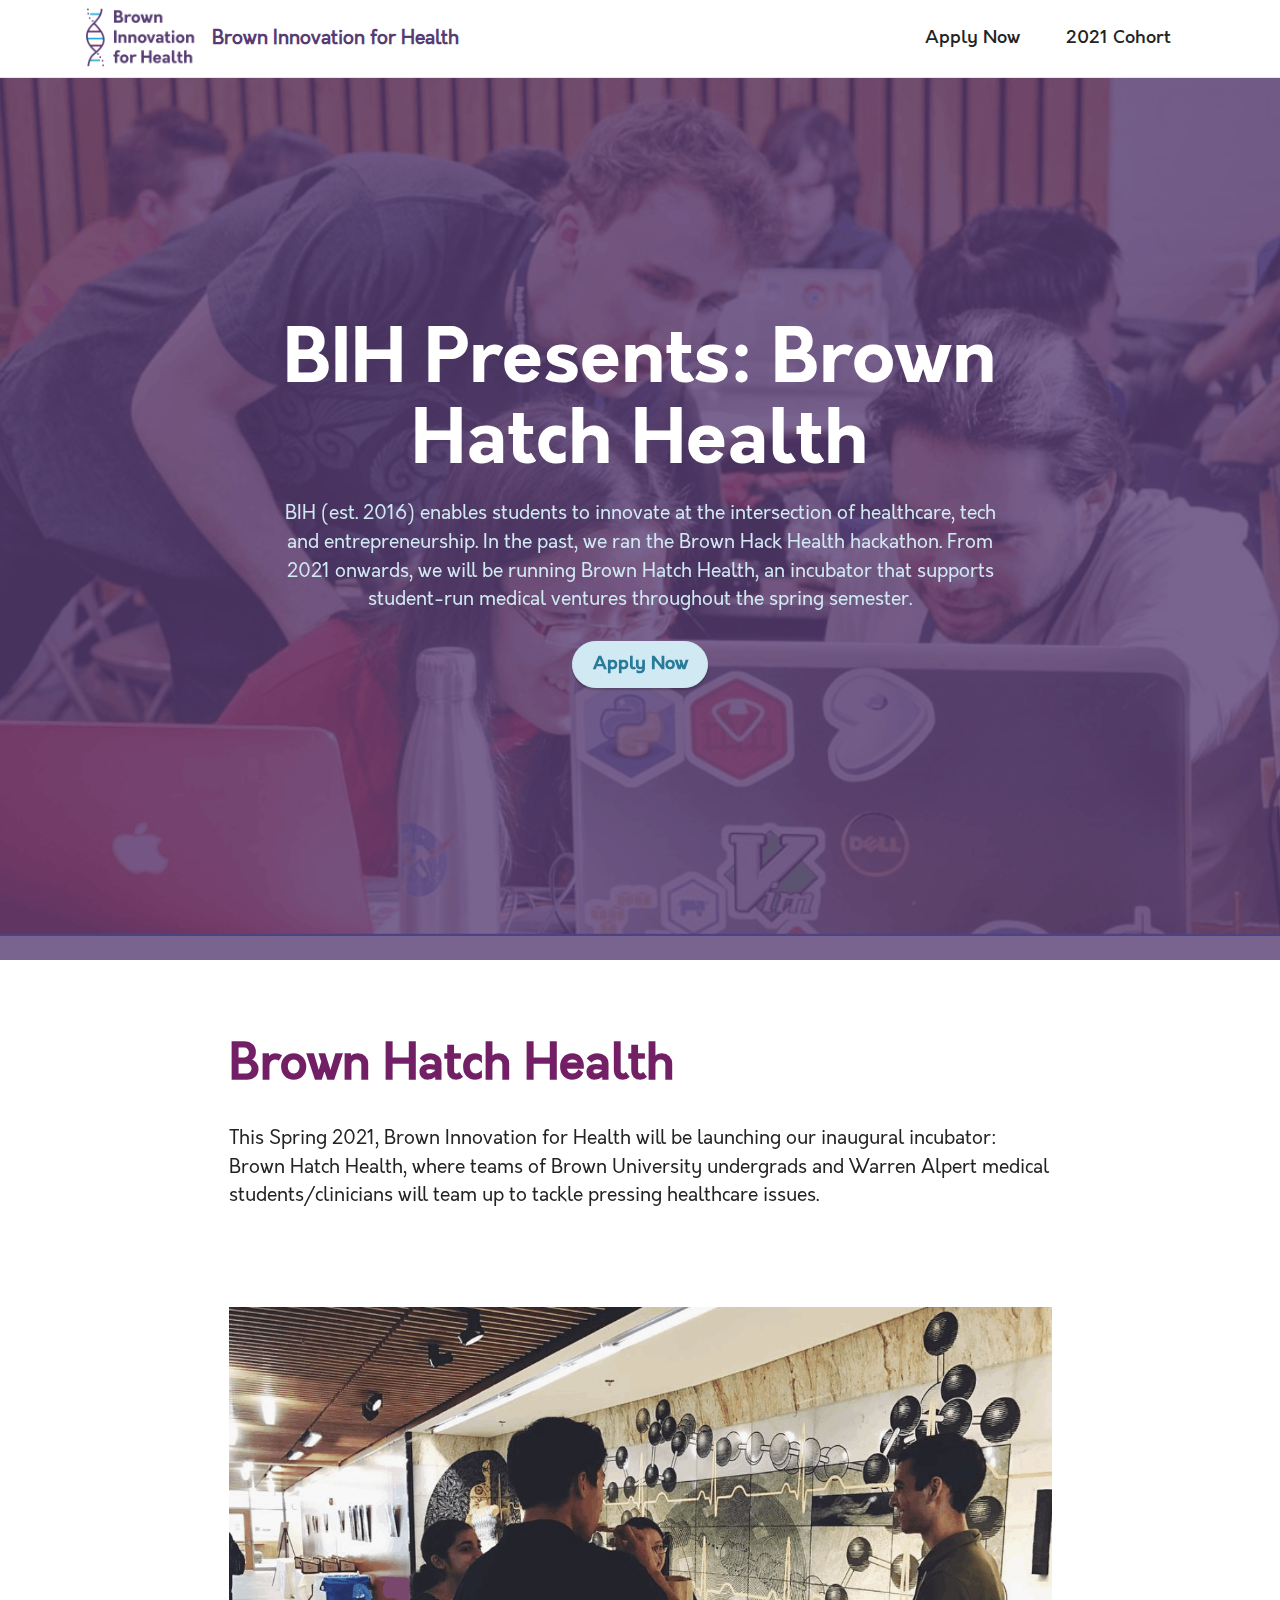
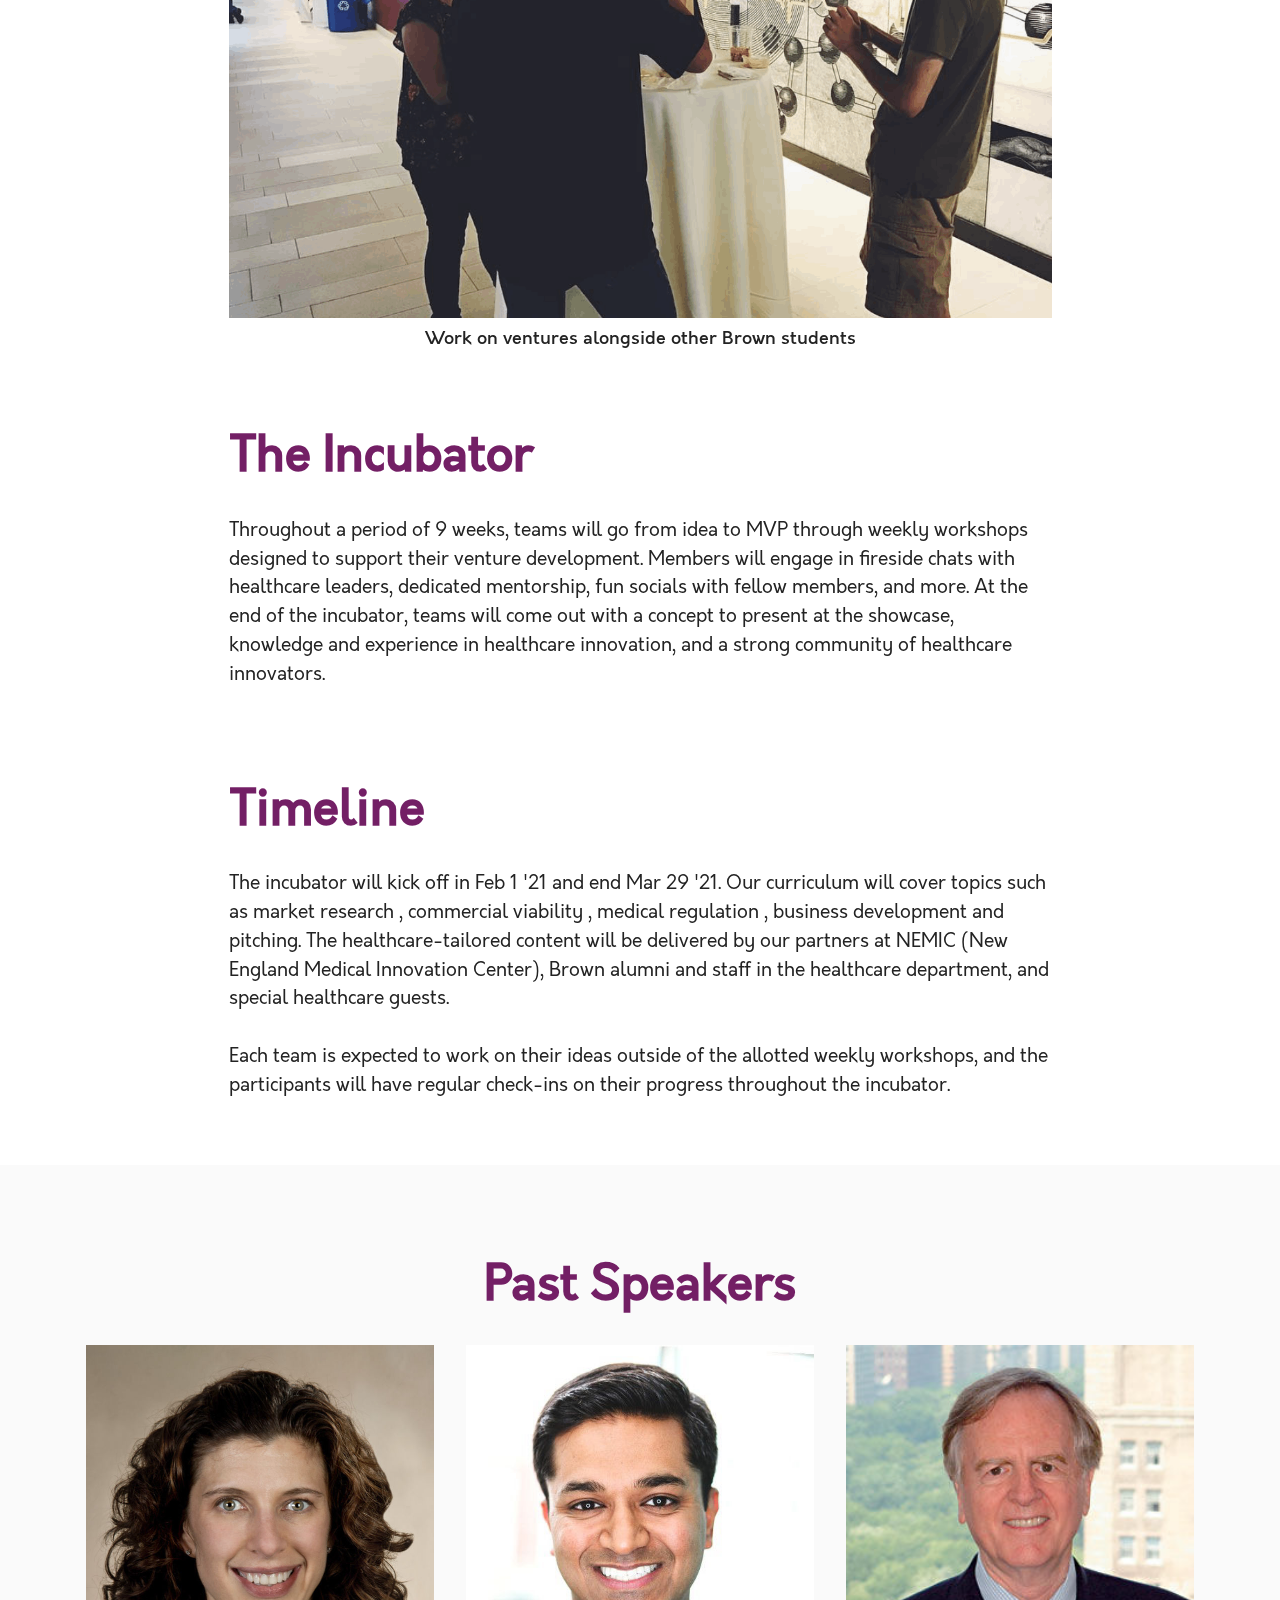
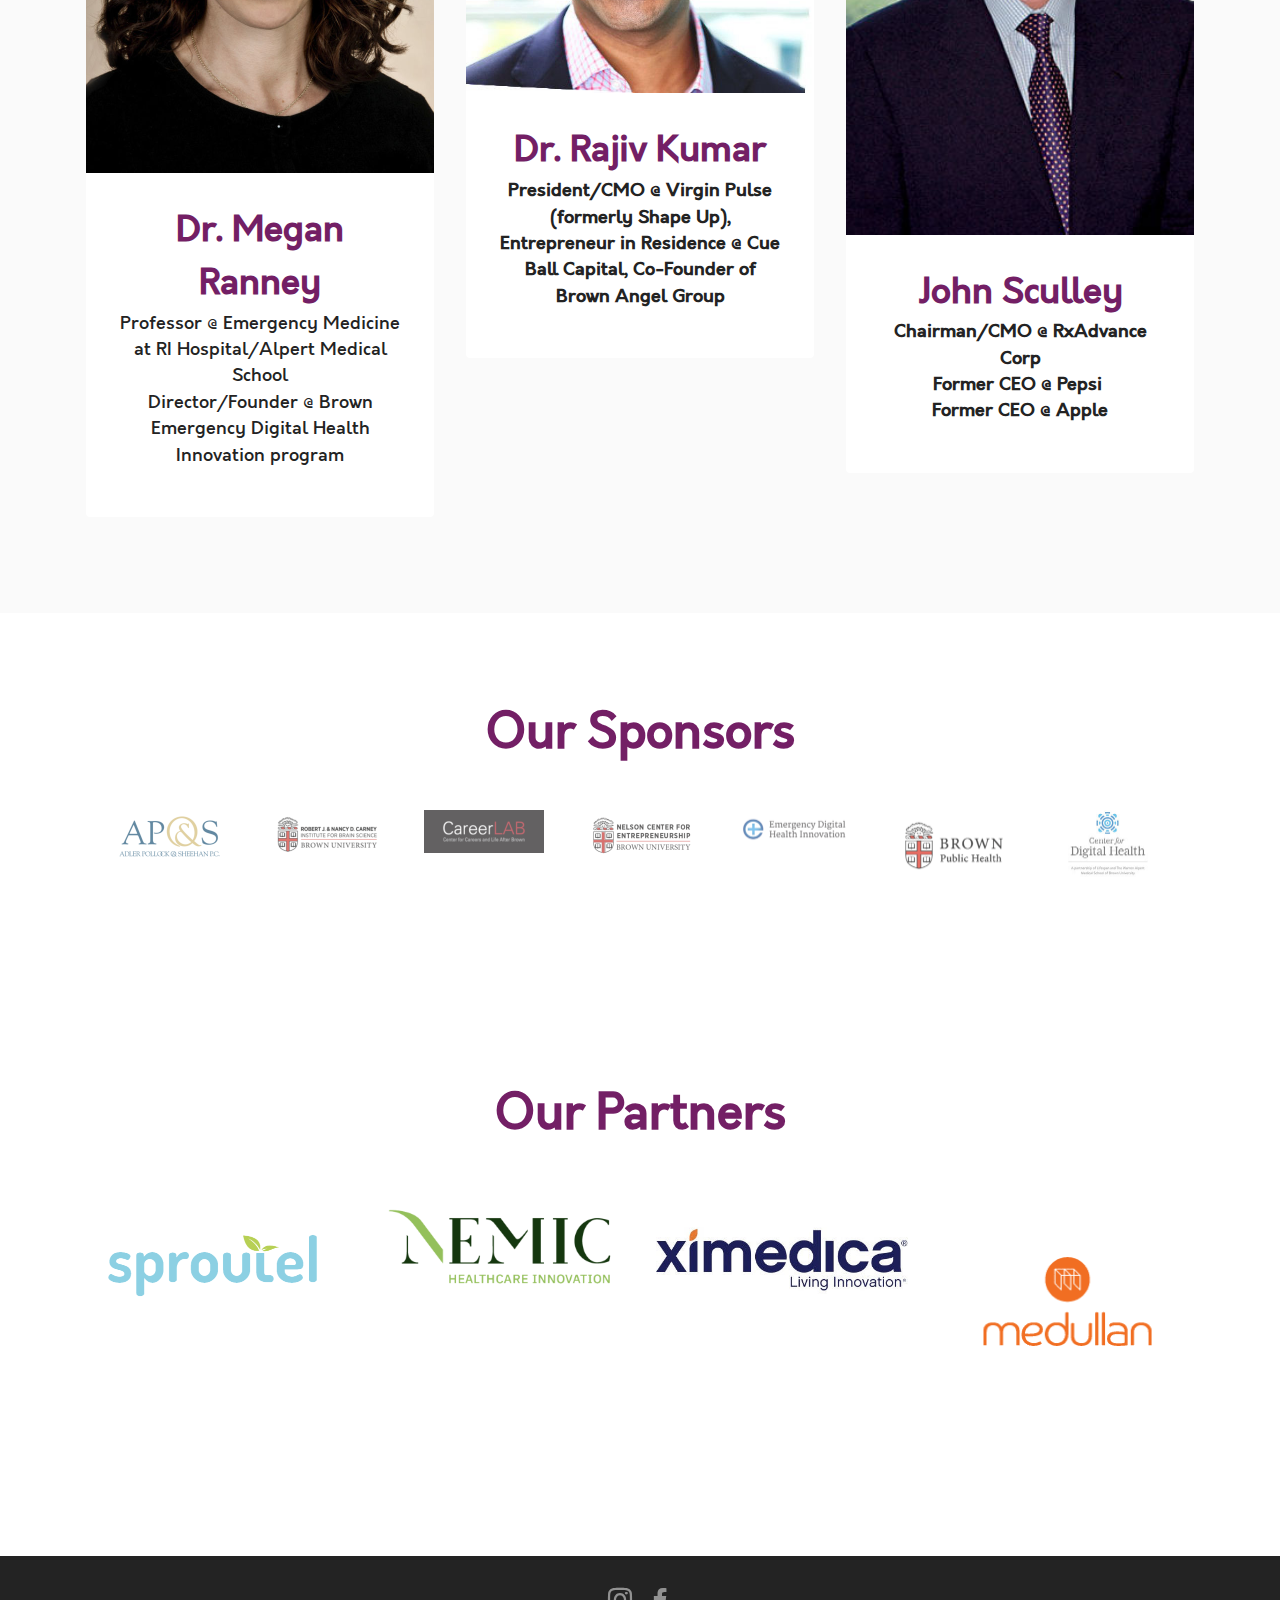
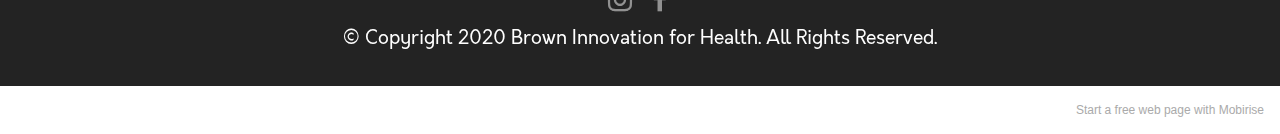
<file: index.html>
<!DOCTYPE html>
<html  >
<head>
  <!-- Site made with Mobirise Website Builder v5.2.0, https://mobirise.com -->
  <meta charset="UTF-8">
  <meta http-equiv="X-UA-Compatible" content="IE=edge">
  <meta name="generator" content="Mobirise v5.2.0, mobirise.com">
  <meta name="viewport" content="width=device-width, initial-scale=1, minimum-scale=1">
  <link rel="shortcut icon" href="assets/images/bihlogoname-121x65.png" type="image/x-icon">
  <meta name="description" content="Brown Innovation for Health supports student-run ventures in the healthcare space at Brown University. Our incubator Brown Hatch Health runs every spring semester.">
  
  
  <title>Brown Innovation for Health</title>
  <link rel="stylesheet" href="assets/web/assets/mobirise-icons2/mobirise2.css">
  <link rel="stylesheet" href="assets/tether/tether.min.css">
  <link rel="stylesheet" href="assets/bootstrap/css/bootstrap.min.css">
  <link rel="stylesheet" href="assets/bootstrap/css/bootstrap-grid.min.css">
  <link rel="stylesheet" href="assets/bootstrap/css/bootstrap-reboot.min.css">
  <link rel="stylesheet" href="assets/dropdown/css/style.css">
  <link rel="stylesheet" href="assets/socicon/css/styles.css">
  <link rel="stylesheet" href="assets/theme/css/style.css">
  <link href="assets/fonts/style.css" rel="stylesheet">
  <link rel="preload" as="style" href="assets/mobirise/css/mbr-additional.css"><link rel="stylesheet" href="assets/mobirise/css/mbr-additional.css" type="text/css">
  
  
  
  
</head>
<body>
  
  <section class="menu cid-s48OLK6784" once="menu" id="menu1-h">
    
    <nav class="navbar navbar-dropdown navbar-fixed-top navbar-expand-lg">
        <div class="container">
            <div class="navbar-brand">
                <span class="navbar-logo">
                    <a href="index.html">
                        <img src="assets/images/bihlogoname-121x65.png" alt="Brown Innovation for Health Logo" style="height: 3.8rem;">
                    </a>
                </span>
                <span class="navbar-caption-wrap"><a class="navbar-caption text-success display-7" href="https://mobiri.se">Brown Innovation for Health</a></span>
            </div>
            <button class="navbar-toggler" type="button" data-toggle="collapse" data-target="#navbarSupportedContent" aria-controls="navbarNavAltMarkup" aria-expanded="false" aria-label="Toggle navigation">
                <div class="hamburger">
                    <span></span>
                    <span></span>
                    <span></span>
                    <span></span>
                </div>
            </button>
            <div class="collapse navbar-collapse" id="navbarSupportedContent">
                <ul class="navbar-nav nav-dropdown nav-right" data-app-modern-menu="true"><li class="nav-item"><a class="nav-link link text-black text-primary display-4" href="https://docs.google.com/forms/d/1FqZYOnneEnPksjNDHFnm-JxJ0E-KFi7k11EwGZB3SYU/edit" target="_blank">
                            Apply Now</a></li><li class="nav-item"><a class="nav-link link text-black text-primary display-4" href="https://docs.google.com/forms/d/1FqZYOnneEnPksjNDHFnm-JxJ0E-KFi7k11EwGZB3SYU/edit" target="_blank">2021 Cohort</a></li></ul>
                
                
            </div>
        </div>
    </nav>

</section>

<section class="header1 cid-s48MCQYojq mbr-fullscreen mbr-parallax-background" id="header1-f">

    

    <div class="mbr-overlay" style="opacity: 0.8; background-color: rgb(87, 60, 115);"></div>

    <div class="align-center container">
        <div class="row justify-content-center">
            <div class="col-12 col-lg-8">
                <h1 class="mbr-section-title mbr-fonts-style mb-3 display-1"><strong>BIH Presents: Brown Hatch Health</strong></h1>
                
                <p class="mbr-text mbr-fonts-style display-7">BIH (est. 2016) enables students to innovate at the intersection of healthcare, tech and entrepreneurship. In the past, we ran the Brown Hack Health hackathon. From 2021 onwards, we will be running Brown Hatch Health, an incubator that supports student-run medical ventures throughout the spring semester.</p>
                <div class="mbr-section-btn mt-3"><a class="btn btn-warning display-4" href="https://docs.google.com/forms/d/1FqZYOnneEnPksjNDHFnm-JxJ0E-KFi7k11EwGZB3SYU/edit">Apply Now</a></div>
            </div>
        </div>
    </div>
</section>

<section class="content1 cid-s48udlf8KU" id="content1-8">
    
    <div class="container">
        <div class="row justify-content-center">
            <div class="title col-12 col-md-9">
                <h3 class="mbr-section-title mbr-fonts-style align-center mb-4 display-2"><strong>Brown Hatch Health</strong></h3>
                <h4 class="mbr-section-subtitle align-center mbr-fonts-style mb-4 display-7">This Spring 2021, Brown Innovation for Health will 
be launching our inaugural incubator: Brown Hatch 
Health, where teams of Brown University undergrads 
and Warren Alpert medical students/clinicians will 
team up to tackle pressing healthcare issues.&nbsp;</h4>
                
            </div>
        </div>
    </div>
</section>

<section class="image3 cid-s48upRUlSD" id="image3-9">
    

    

    <div class="container">
        <div class="row justify-content-center">
            <div class="col-12 col-lg-9">
                <div class="image-wrapper">
                    <img src="assets/images/screen-shot-2020-10-31-at-12.49.00-pm-1192x884.png" alt="Mobirise">
                    <p class="mbr-description mbr-fonts-style mt-2 align-center display-4">
                        Work on ventures alongside other Brown students</p>
                </div>
            </div>
        </div>
    </div>
</section>

<section class="content1 cid-s48vaXqeL6" id="content1-b">
    
    <div class="container">
        <div class="row justify-content-center">
            <div class="title col-12 col-md-9">
                <h3 class="mbr-section-title mbr-fonts-style align-center mb-4 display-2"><strong>The Incubator</strong></h3>
                <h4 class="mbr-section-subtitle align-center mbr-fonts-style mb-4 display-7">Throughout a period of 9 weeks, teams will go from 
idea to MVP through weekly workshops designed to 
support their venture development. Members will 
engage in fireside chats with healthcare leaders, 
dedicated mentorship, fun socials with fellow members, 
and more. At the end of the incubator, teams will come 
out with a concept to present at the showcase, 
knowledge and experience in healthcare innovation, 
and a strong community of healthcare innovators.</h4>
                
            </div>
        </div>
    </div>
</section>

<section class="content1 cid-s48vnjULo4" id="content1-c">
    
    <div class="container">
        <div class="row justify-content-center">
            <div class="title col-12 col-md-9">
                <h3 class="mbr-section-title mbr-fonts-style align-center mb-4 display-2"><strong>Timeline</strong></h3>
                <h4 class="mbr-section-subtitle align-center mbr-fonts-style mb-4 display-7">The incubator will kick off in Feb 1 '21 and end Mar 29 '21. Our curriculum will cover topics such as market research
, commercial viability
, medical regulation
, business development
 and pitching. The healthcare-tailored content will be delivered by our partners at NEMIC (New England Medical Innovation Center), Brown alumni and staff in the healthcare department, and special healthcare guests.<br><br>Each team is expected to work on their ideas 
outside of the allotted weekly workshops, 
and the participants will have regular 
check-ins on their progress throughout 
the incubator. 
</h4>
                
            </div>
        </div>
    </div>
</section>

<section class="team1 cid-sgxaBOQG82" id="team1-l">
    

    
    <div class="container">
        <div class="row justify-content-center">
            <div class="col-12">
                <h3 class="mbr-section-title mbr-fonts-style align-center mb-4 display-2">
                    <strong>Past Speakers</strong></h3>
                
            </div>
            <div class="col-sm-6 col-lg-4">
                <div class="card-wrap">
                    <div class="image-wrap">
                        <a href="https://www.linkedin.com/in/meganranney/"><img src="assets/images/ranney-updated-696x855.jpg" alt="Dr. Megan Ranney"></a>
                    </div>
                    <div class="content-wrap">
                        <h5 class="mbr-section-title card-title mbr-fonts-style align-center m-0 display-5"><strong>Dr. Megan Ranney</strong></h5>
                        <h6 class="mbr-role mbr-fonts-style align-center mb-3 display-4">Professor @ Emergency Medicine at RI Hospital/Alpert Medical School<br>Director/Founder @ Brown Emergency Digital Health Innovation program</h6>
                        
                        
                        
                    </div>
                </div>
            </div>

            <div class="col-sm-6 col-lg-4">
                <div class="card-wrap">
                    <div class="image-wrap">
                        <a href="https://www.linkedin.com/in/rajivkumarmd/"><img src="assets/images/0-500x500.jpg" alt="Dr. Rajiv Kumar"></a>
                    </div>
                    <div class="content-wrap">
                        <h5 class="mbr-section-title card-title mbr-fonts-style align-center m-0 display-5">
                            <strong>Dr. Rajiv Kumar</strong></h5>
                        <h6 class="mbr-role mbr-fonts-style align-center mb-3 display-4"><strong>President/CMO @ Virgin Pulse (formerly Shape Up), Entrepreneur in Residence @ Cue Ball Capital, Co-Founder of Brown Angel Group</strong></h6>
                        
                        
                        
                    </div>
                </div>
            </div>

            <div class="col-sm-6 col-lg-4">
                <div class="card-wrap">
                    <div class="image-wrap">
                        <a href="https://www.linkedin.com/in/johnsculley/"><img src="assets/images/sculley-301x423.jpg" alt="John Sculley"></a>
                    </div>
                    <div class="content-wrap">
                        <h5 class="mbr-section-title card-title mbr-fonts-style align-center m-0 display-5">
                            <strong>John Sculley</strong></h5>
                        <h6 class="mbr-role mbr-fonts-style align-center mb-3 display-4">
                            <strong>Chairman/CMO @ RxAdvance Corp</strong><br><strong>Former CEO @ Pepsi&nbsp;</strong><br><strong>Former CEO @ Apple</strong></h6>
                        
                        
                        
                    </div>
                </div>
            </div>

            
        </div>
    </div>
</section>

<section class="clients1 cid-sgx9mnwHcs" id="clients1-k">
    
    <div class="images-container container-fluid">
        <div class="mbr-section-head">
            <h3 class="mbr-section-title mbr-fonts-style align-center mb-0 display-2">
                <strong>Our Sponsors</strong></h3>
            
            
        </div>
        <div class="row justify-content-center mt-4">
            <div class="col-md-3 card">
                <a href="https://www.apslaw.com/"><img src="assets/images/screen-shot-2020-10-31-at-6.06.32-pm-240x116.png" alt="APOS Logo"></a>
            </div>
            <div class="col-md-3 card">
                <img src="assets/images/screen-shot-2020-11-16-at-11.23.42-am-240x102.png" alt="">
            </div>
            <div class="col-md-3 card">
                <img src="assets/images/screen-shot-2020-11-16-at-11.23.38-am-240x86.png" alt="">
            </div>
            <div class="col-md-3 card">
                <img src="assets/images/screen-shot-2020-11-16-at-11.23.40-am-240x104.png" alt="">
            </div>
            <div class="col-md-3 card">
                <img src="assets/images/screen-shot-2020-11-16-at-11.23.44-am-240x87.png" alt="">
            </div>
            <div class="col-md-3 card">
                <img src="assets/images/screen-shot-2020-11-16-at-11.23.34-am-240x145.png" alt="">
            </div>
            <div class="col-md-3 card">
                <a href="https://digitalhealth.med.brown.edu/"><img src="assets/images/https-medical.brown.edu-sites-g-files-dprerj426-files-styles-wide-xlrg-public-2020-10-digitalhealth-240x135.jpg" alt="Brown Center for Digital Health"></a>
            </div>
            
        </div>
    </div>
</section>

<section class="gallery6 mbr-gallery cid-sofDV7HPda" id="gallery6-n">
    

    

    <div class="container">
        <div class="mbr-section-head">
            <h3 class="mbr-section-title mbr-fonts-style align-center m-0 display-2"><strong>Our Partners</strong></h3>
            
        </div>
        <div class="row mbr-gallery mt-4">
            
            <div class="col-12 col-md-6 col-lg-3 item gallery-image">
                <div class="item-wrapper" data-toggle="modal" data-target="#srQy6d1okn-modal">
                    <a href="https://www.sproutel.com/"><img class="w-100" src="assets/images/sproutel-506x361.png" alt="Sproutel" data-slide-to="0" data-target="#lb-srQy6d1okn"></a>
                    <div class="icon-wrapper">
                        <span class="mobi-mbri mobi-mbri-search mbr-iconfont mbr-iconfont-btn"></span>
                    </div>
                </div>
                
            </div><div class="col-12 col-md-6 col-lg-3 item gallery-image">
                <div class="item-wrapper" data-toggle="modal" data-target="#srQy6d1okn-modal">
                    <a href="https://www.nemicenter.com/"><img class="w-100" src="assets/images/nemic-714x410.png" alt="NEMIC" data-slide-to="1" data-target="#lb-srQy6d1okn"></a>
                    <div class="icon-wrapper">
                        <span class="mobi-mbri mobi-mbri-search mbr-iconfont mbr-iconfont-btn"></span>
                    </div>
                </div>
                
            </div><div class="col-12 col-md-6 col-lg-3 item gallery-image">
                <div class="item-wrapper" data-toggle="modal" data-target="#srQy6d1okn-modal">
                    <a href="https://www.ximedica.com/"><img class="w-100" src="assets/images/https-www.massdevice.com-sites-default-files-logos-ximedica-large-426x284.jpg" alt="Ximedica" data-slide-to="2" data-target="#lb-srQy6d1okn"></a>
                    <div class="icon-wrapper">
                        <span class="mobi-mbri mobi-mbri-search mbr-iconfont mbr-iconfont-btn"></span>
                    </div>
                </div>
                
            </div><div class="col-12 col-md-6 col-lg-3 item gallery-image">
                <div class="item-wrapper" data-toggle="modal" data-target="#srQy6d1okn-modal">
                    <a href="https://medullan.com/"><img class="w-100" src="assets/images/https-res-3.cloudinary-256x256.png" alt="Medullan" data-slide-to="3" data-target="#lb-srQy6d1okn"></a>
                    <div class="icon-wrapper">
                        <span class="mobi-mbri mobi-mbri-search mbr-iconfont mbr-iconfont-btn"></span>
                    </div>
                </div>
                
            </div>
            
            
        </div>

        <div class="modal mbr-slider" tabindex="-1" role="dialog" aria-hidden="true" id="srQy6d1okn-modal">
            <div class="modal-dialog" role="document">
                <div class="modal-content">
                    <div class="modal-body">
                        <div class="carousel slide" id="lb-srQy6d1okn" data-interval="5000">
                            <div class="carousel-inner">
                                
                                <div class="carousel-item active">
                                    <img class="d-block w-100" src="assets/images/sproutel-506x361.png" alt="">
                                </div><div class="carousel-item">
                                    <img class="d-block w-100" src="assets/images/nemic-714x410.png" alt="">
                                </div><div class="carousel-item">
                                    <img class="d-block w-100" src="assets/images/https-www.massdevice.com-sites-default-files-logos-ximedica-large-426x284.jpg" alt="">
                                </div><div class="carousel-item">
                                    <img class="d-block w-100" src="assets/images/https-res-3.cloudinary-256x256.png" alt="">
                                </div>
                                
                                
                            </div>
                            <ol class="carousel-indicators">
                                <li data-slide-to="0" class="active" data-target="#lb-srQy6d1okn"></li>
                                <li data-slide-to="1" data-target="#lb-srQy6d1okn"></li><li data-slide-to="2" data-target="#lb-srQy6d1okn"></li><li data-slide-to="3" data-target="#lb-srQy6d1okn"></li>
                                
                                
                            </ol>
                            <a role="button" href="" class="close" data-dismiss="modal" aria-label="Close">
                            </a>
                            <a class="carousel-control-prev carousel-control" role="button" data-slide="prev" href="#lb-srQy6d1okn">
                                <span class="mobi-mbri mobi-mbri-arrow-prev" aria-hidden="true"></span>
                                <span class="sr-only">Previous</span>
                            </a>
                            <a class="carousel-control-next carousel-control" role="button" data-slide="next" href="#lb-srQy6d1okn">
                                <span class="mobi-mbri mobi-mbri-arrow-next" aria-hidden="true"></span>
                                <span class="sr-only">Next</span>
                            </a>
                        </div>
                    </div>
                </div>
            </div>
        </div>
    </div>
</section>

<section class="footer3 cid-s48P1Icc8J" once="footers" id="footer3-i">

    

    

    <div class="container">
        <div class="media-container-row align-center mbr-white">
            
            <div class="row social-row">
                <div class="social-list align-right pb-2">
                    
                    
                    
                    
                    
                    
                <div class="soc-item">
                        <a href="https://www.instagram.com/browninnovationforhealth/" target="_blank">
                            <span class="mbr-iconfont mbr-iconfont-social socicon-instagram socicon"></span>
                        </a>
                    </div><div class="soc-item">
                        <a href="https://www.facebook.com/browninnovationforhealth" target="_blank">
                            <span class="mbr-iconfont mbr-iconfont-social socicon-facebook socicon"></span>
                        </a>
                    </div></div>
            </div>
            <div class="row row-copirayt">
                <p class="mbr-text mb-0 mbr-fonts-style mbr-white align-center display-7">
                    © Copyright 2020 Brown Innovation for Health. All Rights Reserved.
                </p>
            </div>
        </div>
    </div>
</section><section style="background-color: #fff; font-family: -apple-system, BlinkMacSystemFont, 'Segoe UI', 'Roboto', 'Helvetica Neue', Arial, sans-serif; color:#aaa; font-size:12px; padding: 0; align-items: center; display: flex;"><a href="https://mobirise.site/a" style="flex: 1 1; height: 3rem; padding-left: 1rem;"></a><p style="flex: 0 0 auto; margin:0; padding-right:1rem;">Start a free web page with <a href="https://mobirise.site/z" style="color:#aaa;">Mobirise</a></p></section><script src="assets/web/assets/jquery/jquery.min.js"></script>  <script src="assets/popper/popper.min.js"></script>  <script src="assets/tether/tether.min.js"></script>  <script src="assets/bootstrap/js/bootstrap.min.js"></script>  <script src="assets/smoothscroll/smooth-scroll.js"></script>  <script src="assets/parallax/jarallax.min.js"></script>  <script src="assets/dropdown/js/nav-dropdown.js"></script>  <script src="assets/dropdown/js/navbar-dropdown.js"></script>  <script src="assets/touchswipe/jquery.touch-swipe.min.js"></script>  <script src="assets/theme/js/script.js"></script>  
  
  
</body>
</html>
</file>
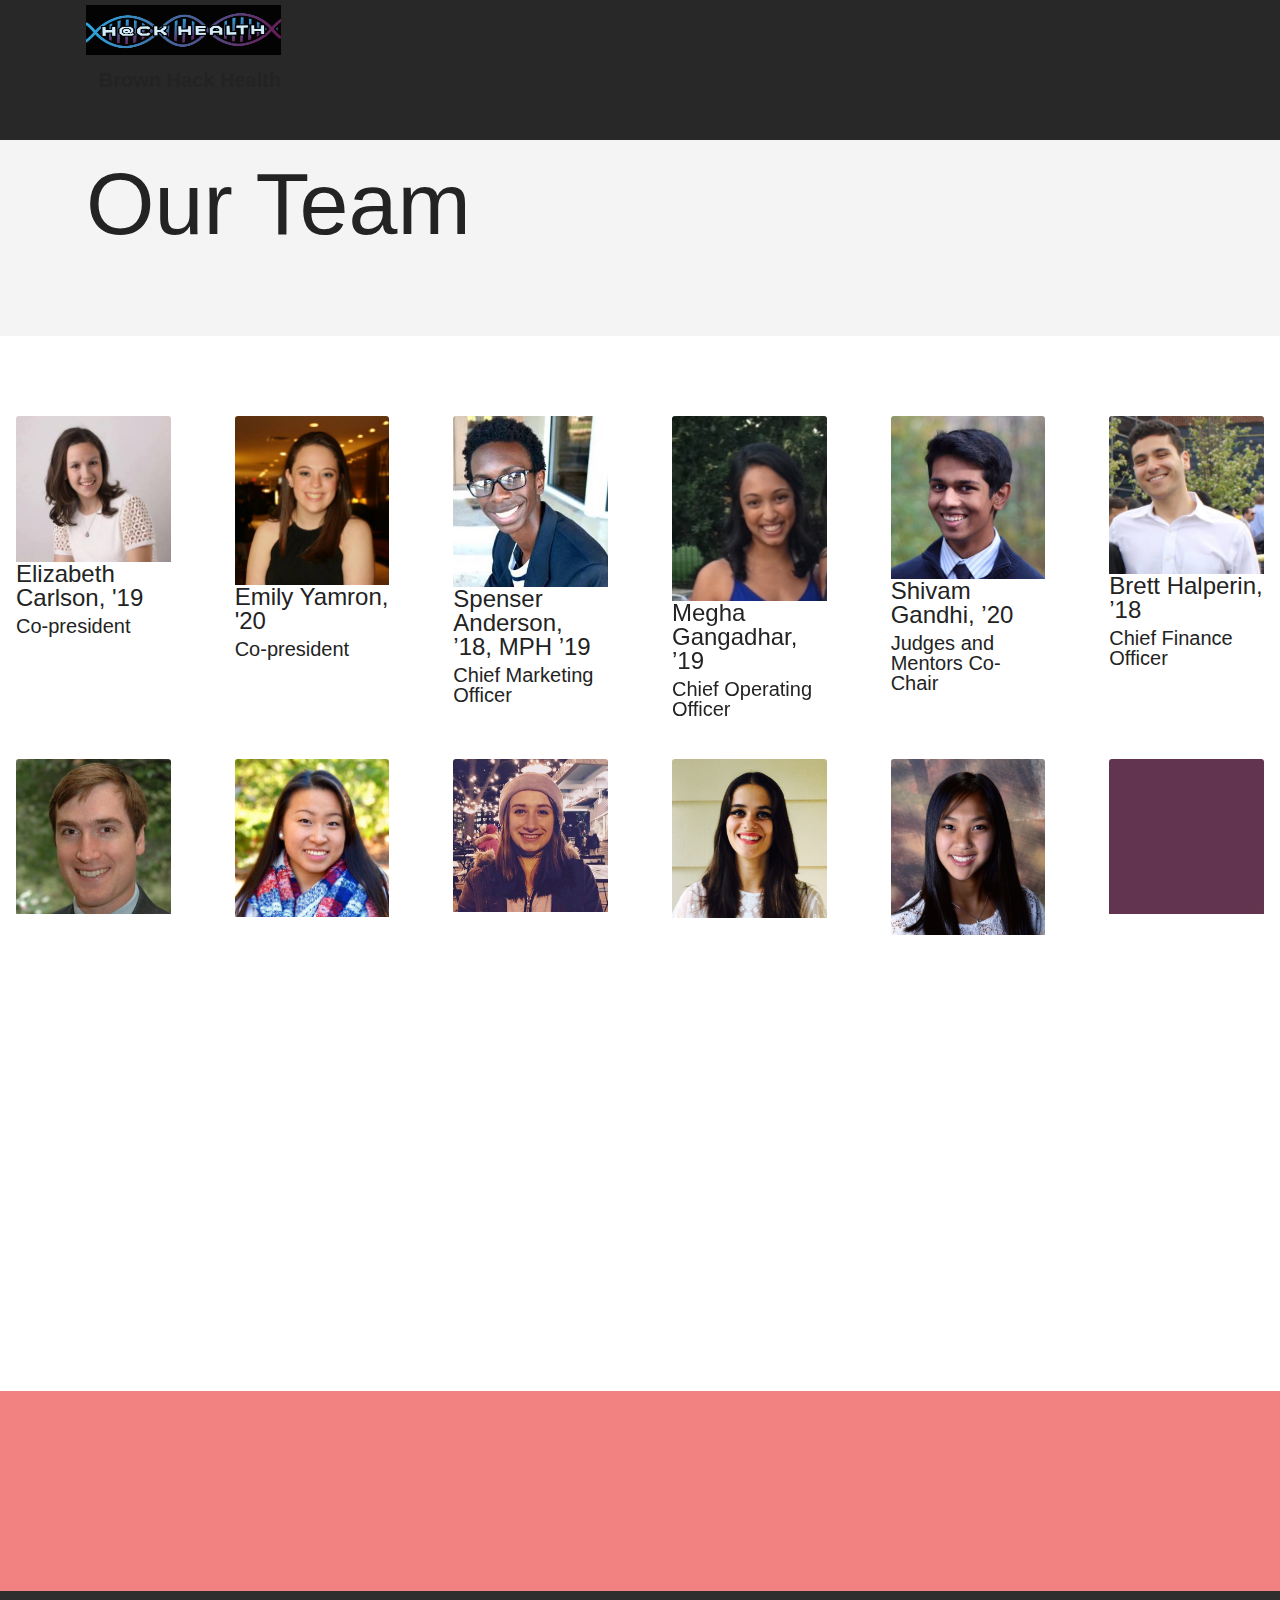
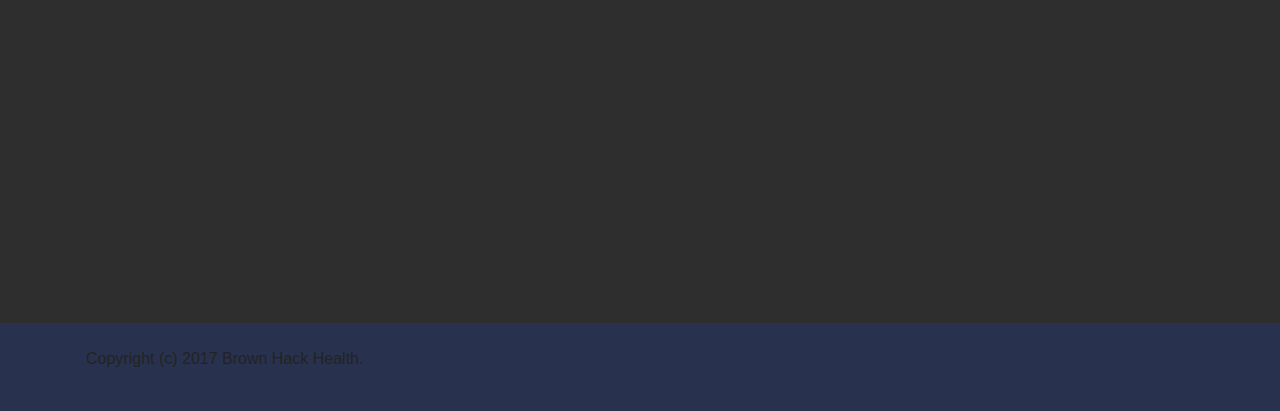
<file: aboutus.html>
<!DOCTYPE html>
<html>
<head>
  <!-- Site made with Mobirise Website Builder v3.5.1, https://mobirise.com -->
  <meta charset="UTF-8">
  <meta http-equiv="X-UA-Compatible" content="IE=edge">
  <meta name="generator" content="Mobirise v3.5.1, mobirise.com">
  <meta name="viewport" content="width=device-width, initial-scale=1">
  <link rel="shortcut icon" href="assets/images/logo-blue-211x128-36.png" type="image/x-icon">
  <meta name="description" content="">
  <title>About Us</title>
  <link rel="stylesheet" href="https://fonts.googleapis.com/css?family=Lora:400,700,400italic,700italic&amp;subset=latin">
  <link rel="stylesheet" href="https://fonts.googleapis.com/css?family=Montserrat:400,700">
  <link rel="stylesheet" href="https://fonts.googleapis.com/css?family=Raleway:400,100,200,300,500,600,700,800,900">
  <link rel="stylesheet" href="assets/et-line-font-plugin/style.css">
  <link rel="stylesheet" href="assets/bootstrap-material-design-font/css/material.css">
  <link rel="stylesheet" href="assets/tether/tether.min.css">
  <link rel="stylesheet" href="assets/bootstrap/css/bootstrap.min.css">
  <link rel="stylesheet" href="assets/socicon/css/socicon.min.css">
  <link rel="stylesheet" href="assets/animate.css/animate.min.css">
  <link rel="stylesheet" href="assets/dropdown/css/style.css">
  <link rel="stylesheet" href="assets/theme/css/style.css">
  <link rel="stylesheet" href="assets/mobirise/css/mbr-additional.css" type="text/css">
  

</head>
<body>
<section id="ext_menu-0">
    <nav class="navbar navbar-dropdown">
        <div class="container">
            <div class="mbr-table">
                <div class="mbr-table-cell">
                    <div class="navbar-brand">
                        <a href="http://brownhackhealth.org" class="navbar-logo"><img src="assets/images/BIH_Logo_Isolatedv2.png" alt="BHH"></a>
                        <a class="navbar-caption" href="index.html">Brown Hack Health</a>
                    </div>
                </div>
                <div class="mbr-table-cell">
                    <button class="navbar-toggler pull-xs-right hidden-md-up" type="button" data-toggle="collapse" data-target="#exCollapsingNavbar">
                        <div class="hamburger-icon"></div>
                    </button>
                    <ul class="nav-dropdown collapse pull-xs-right nav navbar-nav navbar-toggleable-sm" id="exCollapsingNavbar">
                    <!-- <li class="nav-item"><a class="nav-link link" href="index.html">OVERVIEW</a></li> -->
                    <li class="nav-item"><a class="nav-link link" href="aboutus.html">ABOUT US</a></li>
                    <!-- <li class="nav-item"><a class="nav-link link" href="artgrant.html">ART DESIGN GRANT</a></li> -->
                    <!-- <li class="nav-item nav-btn"><a class="nav-link btn btn-white btn-white-outline" href="index.html#header3-0">GET INVOLVED</a></li> -->
                    </ul>
                    <button hidden="" class="navbar-toggler navbar-close" type="button" data-toggle="collapse" data-target="#exCollapsingNavbar">
                        <div class="close-icon"></div>
                    </button>
                </div>
            </div>
        </div>
    </nav>
</section>

<section class="mbr-section mbr-parallax-background mbr-after-navbar" id="msg-box8-0" style="background-image: url(assets/images/bgsmall-2000x1250-8.jpg); padding-top: 160px; padding-bottom: 80px;">
    <div class="mbr-overlay" style="opacity: 0.7; background-color: rgb(239, 239, 239);">
    </div>
    <div class="container">
        <div class="row">
            <div class="col-md-8 col-md-offset-2 text-xs-center">
                <h3 class="mbr-section-title display-2">Our Team</h3>
            </div>
        </div>
    </div>
</section>

<section class="mbr-cards mbr-section mbr-section-nopadding" id="features3-0" style="background-color: rgb(255, 255, 255);">
    <div class="mbr-cards-row row">
        <div class="mbr-cards-col col-xs-12 col-lg-2" style="padding-top: 80px; padding-bottom: 0px;">
            <div class="container">
                <div class="card cart-block">
                    <div class="card-img">
                        <img src="assets/images/Elizabeth Carlson.jpg" class="card-img-top">
                    </div>
                    <div class="card-block">
                        <h4 class="card-title">Elizabeth Carlson, '19</h4>
                        <h5 class="card-subtitle">Co-president</h5>
                    </div>
                </div>
            </div>
        </div>
        <div class="mbr-cards-col col-xs-12 col-lg-2" style="padding-top: 80px; padding-bottom: 0px;">
            <div class="container">
                <div class="card cart-block">
                    <div class="card-img"><img src="assets/images/EmilyYamron.jpg" class="card-img-top"></div>
                    <div class="card-block">
                        <h4 class="card-title">Emily Yamron, '20</h4>
                        <h5 class="card-subtitle">Co-president</h5>
                    </div>
                </div>
            </div>
        </div>
        <div class="mbr-cards-col col-xs-12 col-lg-2" style="padding-top: 80px; padding-bottom: 0px;">
            <div class="container">
                <div class="card cart-block">
                    <div class="card-img"><img src="assets/images/Spenser2.jpg" class="card-img-top"></div>
                    <div class="card-block">
                        <h4 class="card-title">Spenser Anderson, ’18, MPH ’19</h4>
                        <h5 class="card-subtitle">Chief Marketing Officer</h5>
                    </div>
                </div>
            </div>
        </div>
        <div class="mbr-cards-col col-xs-12 col-lg-2" style="padding-top: 80px; padding-bottom: 0px;">
            <div class="container">
                <div class="card cart-block">
                    <div class="card-img"><img src="assets/images/Megha2.png" class="card-img-top"></div>
                    <div class="card-block">
                        <h4 class="card-title">Megha Gangadhar, ’19</h4>
                        <h5 class="card-subtitle">Chief Operating Officer</h5>
                    </div>
                </div>
            </div>
        </div>
        <div class="mbr-cards-col col-xs-12 col-lg-2" style="padding-top: 80px; padding-bottom: 0px;">
            <div class="container">
                <div class="card cart-block">
                    <div class="card-img"><img src="assets/images/Shiv.jpg" class="card-img-top"></div>
                    <div class="card-block">
                        <h4 class="card-title">Shivam Gandhi, ’20</h4>
                        <h5 class="card-subtitle">Judges and Mentors Co-Chair</h5>
                    </div>
                </div>
            </div>
        </div>
        <div class="mbr-cards-col col-xs-12 col-lg-2" style="padding-top: 80px; padding-bottom: 0px;">
            <div class="container">
                <div class="card cart-block">
                    <div class="card-img"><img src="assets/images/Brett.jpg" class="card-img-top"></div>
                    <div class="card-block">
                        <h4 class="card-title">Brett Halperin, ’18</h4>
                        <h5 class="card-subtitle">Chief Finance Officer</h5>
                    </div>
                </div>
            </div>
        </div>
    </div>
</section>

<section class="mbr-cards mbr-section mbr-section-nopadding" id="features3-1" style="background-color: rgb(255, 255, 255);">
    <div class="mbr-cards-row row">
        <div class="mbr-cards-col col-xs-12 col-lg-2" style="padding-top: 40px; padding-bottom: 0px;">
            <div class="container">
                <div class="card cart-block">
                    <div class="card-img">
                        <img src="assets/images/NateP.jpg" class="card-img-top">
                    </div>
                    <div class="card-block">
                        <h4 class="card-title">Nate Pertsch, MD ’20</h4>
                        <h5 class="card-subtitle">Judges and Mentors Co-Chair</h5>
                    </div>
                </div>
            </div>
        </div>
        <div class="mbr-cards-col col-xs-12 col-lg-2" style="padding-top: 40px; padding-bottom: 0px;">
            <div class="container">
                <div class="card cart-block">
                    <div class="card-img">
                        <img src="assets/images/Ling.jpg" class="card-img-top">
                    </div>
                    <div class="card-block">
                        <h4 class="card-title">Ling Song, ’18</h4>
                        <h5 class="card-subtitle">Chief Design Officer</h5>
                    </div>
                </div>
            </div>
        </div>
        <div class="mbr-cards-col col-xs-12 col-lg-2" style="padding-top: 40px; padding-bottom: 0px;">
            <div class="container">
                <div class="card cart-block">
                    <div class="card-img">
                        <img src="assets/images/Scarlett.jpg" class="card-img-top">
                    </div>
                    <div class="card-block">
                        <h4 class="card-title">Scarlett Bergam, '20</h4>
                        <h5 class="card-subtitle">Marketing and Outreach Team</h5>
                    </div>
                </div>
            </div>
        </div>
        <div class="mbr-cards-col col-xs-12 col-lg-2" style="padding-top: 40px; padding-bottom: 0px;">
            <div class="container">
                <div class="card cart-block">
                    <div class="card-img"><img src="assets/images/Debra.jpg" class="card-img-top"></div>
                    <div class="card-block">
                        <h4 class="card-title">Debra Burguera-Couce, '20<br></h4>
                        <h5 class="card-subtitle">Design Team</h5>
                    </div>
                </div>
            </div>
        </div>
        <div class="mbr-cards-col col-xs-12 col-lg-2" style="padding-top: 40px; padding-bottom: 0px;">
            <div class="container">
                <div class="card cart-block">
                    <div class="card-img"><img src="assets/images/Kaitlyn.jpg" class="card-img-top"></div>
                    <div class="card-block">
                        <h4 class="card-title">Kaitlyn Lew, '20</h4>
                        <h5 class="card-subtitle">Design and Operating Teams</h5>
                    </div>
                </div>
            </div>
        </div>
        <div class="mbr-cards-col col-xs-12 col-lg-2" style="padding-top: 40px; padding-bottom: 40px;">
            <div class="container">
              <div class="card cart-block">
                  <div class="card-img"><img src="assets/images/favicon-copy-600x600-23.png" class="card-img-top"></div>
                  <div class="card-block">
                    <h4 class="card-title">Roshini Kalagara, '20</h4>
                    <h5 class="card-subtitle">Judges and Mentors Team</h5>
                    </div>
                </div>
            </div>
        </div>
    </div>
</section>

<section class="mbr-cards mbr-section mbr-section-nopadding" id="features3-2" style="background-color: rgb(255, 255, 255);">
    <div class="mbr-cards-row row">
        <div class="mbr-cards-col col-xs-12 col-lg-2" style="padding-top: 40px; padding-bottom: 40px;">
            <div class="container">
                <div class="card cart-block">
                    <div class="card-img"><img src="assets/images/Pim.jpg" class="card-img-top"></div>
                    <div class="card-block">
                        <h4 class="card-title">Pim Kijkool, '20</h4>
                        <h5 class="card-subtitle">Marketing and Outreach/Design</h5>
                    </div>
                </div>
            </div>
        </div>
        <div class="mbr-cards-col col-xs-12 col-lg-2" style="padding-top: 40px; padding-bottom: 40px;">
            <div class="container">
                <div class="card cart-block">
                    <div class="card-img"><img src="assets/images/Meghan.jpg" class="card-img-top"></div>
                    <div class="card-block">
                        <h4 class="card-title">Meghan McCarthy, '19<br></h4>
                        <h5 class="card-subtitle">Judges and Mentors</h5>
                    </div>
                </div>
            </div>
        </div>
        <div class="mbr-cards-col col-xs-12 col-lg-2" style="padding-top: 40px; padding-bottom: 40px;">
            <div class="container">
                <div class="card cart-block">
                    <div class="card-img"><img src="assets/images/favicon-copy-600x600-87.png" class="card-img-top"></div>
                    <div class="card-block">
                        <h4 class="card-title">Annika Havnaer</h4>
                        <h5 class="card-subtitle">BMVG</h5>
                    </div>
                </div>
            </div>
        </div>
        <div class="mbr-cards-col col-xs-12 col-lg-2" style="padding-top: 40px; padding-bottom: 40px;">
            <div class="container">
                <div class="card cart-block">
                    <div class="card-img"><img src="assets/images/JY.jpg" class="card-img-top"></div>
                    <div class="card-block">
                        <h4 class="card-title">Justin Yu</h4>
                        <h5 class="card-subtitle">MIT HackHealth</h5>
                    </div>
                </div>
            </div>
        </div>
        <div class="mbr-cards-col col-xs-12 col-lg-2" style="padding-top: 40px; padding-bottom: 40px;">
            <div class="container">
                <div class="card cart-block">
                    <div class="card-img"><img src="assets/images/NancyHung.jpg" class="card-img-top"></div>
                    <div class="card-block">
                        <h4 class="card-title">Nancy Hung</h4>
                        <h5 class="card-subtitle">MIT HackHealth</h5>
                    </div>
                </div>
            </div>
        </div>
        <div class="mbr-cards-col col-xs-12 col-lg-2" style="padding-top: 40px; padding-bottom: 40px;">
            <div class="container">
              <div class="card cart-block">
                  <div class="card-img"><img src="assets/images/JS.jpg" class="card-img-top"></div>
                  <div class="card-block">
                    <h4 class="card-title">Jacqueline Shen</h4>
                    <h5 class="card-subtitle">MIT HackHealth</h5>
                    </div>
                </div>
            </div>
        </div>
    </div>
</section>

<section class="mbr-section" id="msg-box8-1" style="background-color: rgb(242, 130, 129); padding-top: 160px; padding-bottom: 40px;">
    <div class="container">
        <div class="row">
            <div class="col-md-8 col-md-offset-2 text-xs-center">
            </div>
        </div>
    </div>
</section>

<section class="mbr-section mbr-section-md-padding mbr-footer footer1" id="contacts1-0" style="background-color: rgb(46, 46, 46); padding-top: 90px; padding-bottom: 90px;">
    <div class="container">
        <div class="row">
            <div class="mbr-footer-content col-xs-12 col-md-3">
                <div><img src="assets/images/logo-blue-128x77-94.png"></div>
            </div>
            <div class="mbr-footer-content col-xs-12 col-md-3">
                <p><strong>Address</strong><br>The Warren Alpert Medical School <br>of Brown University<br>222 Richmond Street<br>Providence RI, 02912<br></p>
            </div>
            <div class="mbr-footer-content col-xs-12 col-md-3">
                <p><strong>Contacts</strong><br>Brown Hack Health 2017<br>Email: team@brownhackhealth.org<br></p>
            </div>
            <div class="mbr-footer-content col-xs-12 col-md-3">
                <p></p><p><strong>Links</strong><br>
                <a href="https://www.brown.edu/academics/medical/about-us/maps-and-directions">Directions to Alpert Medical School</a><br><br></p><p></p>
            </div>
        </div>
    </div>
</section>

<footer class="mbr-small-footer mbr-section mbr-section-nopadding" id="footer1-0" style="background-color: rgb(40, 50, 78); padding-top: 1.75rem; padding-bottom: 1.75rem;">
    <div class="container">
        <p class="text-xs-center">Copyright (c) 2017 Brown Hack Health.</p>
    </div>
</footer>

  <script src="assets/web/assets/jquery/jquery.min.js"></script>
  <script src="assets/tether/tether.min.js"></script>
  <script src="assets/bootstrap/js/bootstrap.min.js"></script>
  <script src="assets/smooth-scroll/SmoothScroll.js"></script>
  <script src="assets/viewportChecker/jquery.viewportchecker.js"></script>
  <script src="assets/dropdown/js/script.min.js"></script>
  <script src="assets/touchSwipe/jquery.touchSwipe.min.js"></script>
  <script src="assets/jarallax/jarallax.js"></script>
  <script src="assets/theme/js/script.js"></script>
  
  <input name="animation" type="hidden"></input>
  </body>
</html>
</file>
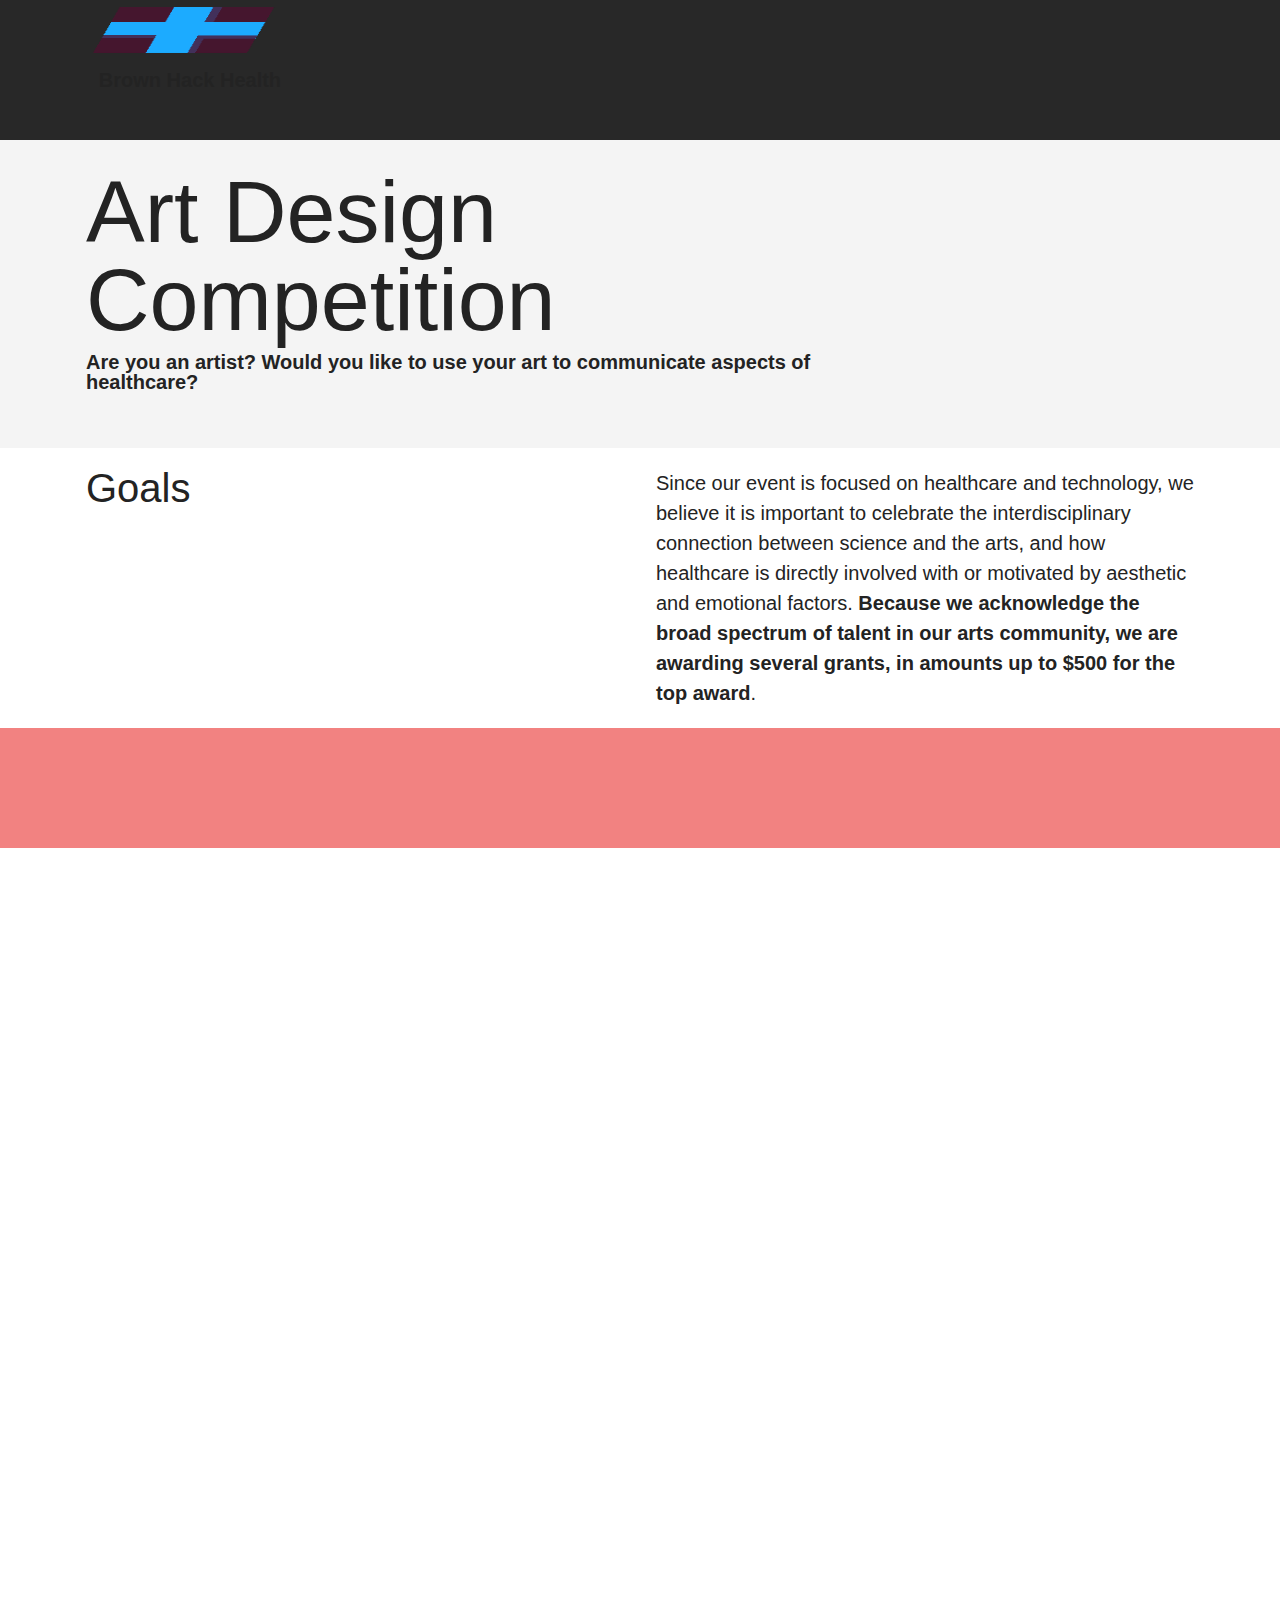
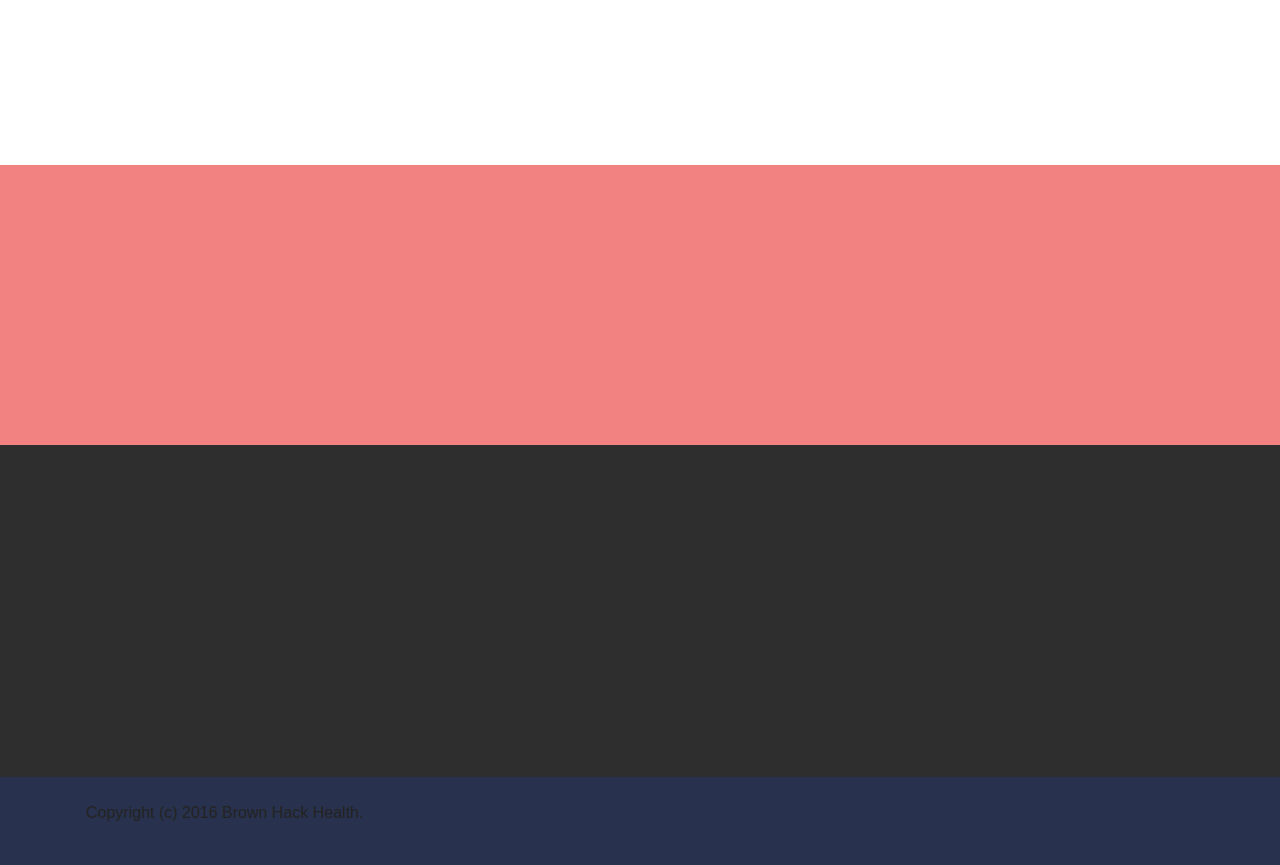
<file: artgrant.html>
<!DOCTYPE html>
<html>
<head>
  <!-- Site made with Mobirise Website Builder v3.5.1, https://mobirise.com -->
  <meta charset="UTF-8">
  <meta http-equiv="X-UA-Compatible" content="IE=edge">
  <meta name="generator" content="Mobirise v3.5.1, mobirise.com">
  <meta name="viewport" content="width=device-width, initial-scale=1">
  <link rel="shortcut icon" href="assets/images/logo-blue-211x128-36.png" type="image/x-icon">
  <meta name="description" content="">
  <title>Art Design Grant</title>
  <link rel="stylesheet" href="https://fonts.googleapis.com/css?family=Lora:400,700,400italic,700italic&amp;subset=latin">
  <link rel="stylesheet" href="https://fonts.googleapis.com/css?family=Montserrat:400,700">
  <link rel="stylesheet" href="https://fonts.googleapis.com/css?family=Raleway:400,100,200,300,500,600,700,800,900">
  <link rel="stylesheet" href="assets/et-line-font-plugin/style.css">
  <link rel="stylesheet" href="assets/bootstrap-material-design-font/css/material.css">
  <link rel="stylesheet" href="assets/tether/tether.min.css">
  <link rel="stylesheet" href="assets/bootstrap/css/bootstrap.min.css">
  <link rel="stylesheet" href="assets/socicon/css/socicon.min.css">
  <link rel="stylesheet" href="assets/animate.css/animate.min.css">
  <link rel="stylesheet" href="assets/dropdown/css/style.css">
  <link rel="stylesheet" href="assets/theme/css/style.css">
  <link rel="stylesheet" href="assets/mobirise/css/mbr-additional.css" type="text/css">
  
  
  
</head>
<body>
<section id="ext_menu-0">

    <nav class="navbar navbar-dropdown">
        <div class="container">

            <div class="mbr-table">
                <div class="mbr-table-cell">

                    <div class="navbar-brand">
                        <a href="http://brownhackhealth.org" class="navbar-logo"><img src="assets/images/logo-blue-211x128-36.png" alt="BHH"></a>
                        <a class="navbar-caption" href="index.html">Brown Hack Health</a>
                    </div>

                </div>
                <div class="mbr-table-cell">

                    <button class="navbar-toggler pull-xs-right hidden-md-up" type="button" data-toggle="collapse" data-target="#exCollapsingNavbar">
                        <div class="hamburger-icon"></div>
                    </button>

                    <ul class="nav-dropdown collapse pull-xs-right nav navbar-nav navbar-toggleable-sm" id="exCollapsingNavbar"><li class="nav-item"><a class="nav-link link" href="index.html">OVERVIEW</a></li><li class="nav-item"><a class="nav-link link" href="aboutus.html">ABOUT US</a></li><li class="nav-item"><a class="nav-link link" href="artgrant.html">ART DESIGN GRANT</a></li><li class="nav-item nav-btn"><a class="nav-link btn btn-white btn-white-outline" href="index.html#header3-0">GET INVOLVED</a></li></ul>
                    <button hidden="" class="navbar-toggler navbar-close" type="button" data-toggle="collapse" data-target="#exCollapsingNavbar">
                        <div class="close-icon"></div>
                    </button>

                </div>
            </div>

        </div>
    </nav>

</section>

<section class="mbr-section article mbr-section__container mbr-after-navbar" id="content6-1" style="background-color: rgb(255, 255, 255); padding-top: 20px; padding-bottom: 20px;">

    <div class="container">
        <div class="row">
            <div class="col-xs-12 col-md-6 lead"><h1></h1></div>
            <div class="col-xs-12 col-md-6 lead"></div>
        </div>
    </div>

</section>

<section class="mbr-section mbr-parallax-background" id="msg-box8-0" style="background-image: url(assets/images/bgsmall-2000x1250-70.jpg); padding-top: 120px; padding-bottom: 40px;">

    <div class="mbr-overlay" style="opacity: 0.7; background-color: rgb(239, 239, 239);">
    </div>
    <div class="container">
        <div class="row">
            <div class="col-md-8 col-md-offset-2 text-xs-center">
                <h3 class="mbr-section-title display-2">Art Design Competition</h3>
                <div class="lead"><p><strong>Are you an artist? Would you like to use your art to communicate aspects of healthcare?</strong></p></div>
                
            </div>
        </div>
    </div>

</section>

<section class="mbr-section article mbr-section__container" id="content6-0" style="background-color: rgb(255, 255, 255); padding-top: 20px; padding-bottom: 20px;">

    <div class="container">
        <div class="row">
            <div class="col-xs-12 col-md-6 lead"><h1>Goals</h1></div>
            <div class="col-xs-12 col-md-6 lead">Since our event is focused on healthcare and technology, we believe it is important to celebrate the interdisciplinary connection between science and the arts, and how healthcare is directly involved with or motivated by aesthetic and emotional factors. <strong>Because we acknowledge the broad spectrum of talent in our arts community, we are awarding several grants, in amounts up to $500 for the top award</strong>.</div>
        </div>
    </div>

</section>

<section class="mbr-section" id="msg-box8-1" style="background-color: rgb(242, 130, 129); padding-top: 0px; padding-bottom: 120px;">

    
    <div class="container">
        <div class="row">
            <div class="col-md-8 col-md-offset-2 text-xs-center">
                
                
                
            </div>
        </div>
    </div>

</section>

<section class="mbr-section article mbr-section__container" id="content6-3" style="background-color: rgb(255, 255, 255); padding-top: 20px; padding-bottom: 20px;">

    <div class="container">
        <div class="row">
            <div class="col-xs-12 col-md-6 lead"><h1>Judging Criteria</h1></div>
            <div class="col-xs-12 col-md-6 lead"><p><strong>Media:</strong> All art media that can reasonably be presented at our venue will be considered.
</p><p><strong>Relevance to Mission:</strong> We are requesting art that incorporates a healthcare theme, while evoking and inspiring innovation and new perspectives. The relation of the art to technology, innovation, and/or healthcare will be evaluated.
</p><p><strong>Creativity: </strong>We are looking forward to viewing your originality!
</p></div>
        </div>
    </div>

</section>

<section class="mbr-section article mbr-section__container" id="content6-2" style="background-color: rgb(255, 255, 255); padding-top: 20px; padding-bottom: 20px;">

    <div class="container">
        <div class="row">
            <div class="col-xs-12 col-md-6 lead"><h1>Application</h1></div>
            <div class="col-xs-12 col-md-6 lead"><p><strong>To enter, please email a proposal in .pdf to<a href="mailto:artgrants@brownhackhealth.org"> artgrants@brownhackhealth.org </a>addressing the following:
</strong></p><ol><li><strong>Experience:</strong> What is your concept and how do you anticipate that people will interact with it? Please include preliminary sketches or visualizations if possible.
</li><li><strong>Technical: </strong>How will you create or build this? How much time do you need? What type of materials will be involved? Again, any visualizations you can include would be helpful.
</li><li><strong>Plan for installing and removing:</strong> Include an estimate of how much space and assistance you will need, and how you will assure the venue will be left clean.
</li><li><strong>Safeguards:</strong> If there are any special measures that should be taken to protect the art or the viewers, please include your plan for handling these measures.
</li></ol></div>
        </div>
    </div>

</section>

<section class="mbr-section article mbr-section__container" id="content6-4" style="background-color: rgb(255, 255, 255); padding-top: 20px; padding-bottom: 20px;">

    <div class="container">
        <div class="row">
            <div class="col-xs-12 col-md-6 lead"><h1>Timeline</h1></div>
            <div class="col-xs-12 col-md-6 lead"><p>Applications are rolling, with the first awards determined before noon on <strong>September 6.&nbsp;</strong><span style="font-size: 1.07rem; line-height: 1.5;">A portion of funds up to 25% will be set aside for entrees received up to <strong>September 14</strong>, (two days before the event).</span></p><p><strong><br></strong></p><p><strong>September 15 to 16 —</strong>&nbsp;Art installed.
</p><p><strong>September 18 —&nbsp;</strong>Art should be removed after the event by 5pm, or donated.
</p></div>
        </div>
    </div>

</section>

<section class="mbr-section" id="msg-box8-2" style="background-color: rgb(242, 130, 129); padding-top: 160px; padding-bottom: 120px;">

    
    <div class="container">
        <div class="row">
            <div class="col-md-8 col-md-offset-2 text-xs-center">
                
                
                
            </div>
        </div>
    </div>

</section>

<section class="mbr-section mbr-section-md-padding mbr-footer footer1" id="contacts1-0" style="background-color: rgb(46, 46, 46); padding-top: 90px; padding-bottom: 90px;">
    
    <div class="container">
        <div class="row">
            <div class="mbr-footer-content col-xs-12 col-md-3">
                <div><img src="assets/images/logo-blue-128x77-94.png"></div>
            </div>
            <div class="mbr-footer-content col-xs-12 col-md-3">
                <p><strong>Address</strong><br>The Warren Alpert Medical School <br>of Brown University<br>222 Richmond Street<br>Providence RI, 02912<br></p>
            </div>
            <div class="mbr-footer-content col-xs-12 col-md-3">
                <p><strong>Contacts</strong><br>Brown Hack Health 2016<br>Email: team@brownhackhealth.org<br></p>
            </div>
            <div class="mbr-footer-content col-xs-12 col-md-3">
                <p></p><p><strong>Links</strong><br>
<a href="https://www.brown.edu/academics/medical/about-us/maps-and-directions">Directions to Alpert Medical School</a><br><br></p><p></p>
            </div>

        </div>
    </div>
</section>

<footer class="mbr-small-footer mbr-section mbr-section-nopadding" id="footer1-0" style="background-color: rgb(40, 50, 78); padding-top: 1.75rem; padding-bottom: 1.75rem;">
    
    <div class="container">
        <p class="text-xs-center">Copyright (c) 2016 Brown Hack Health.</p>
    </div>
</footer>


  <script src="assets/web/assets/jquery/jquery.min.js"></script>
  <script src="assets/tether/tether.min.js"></script>
  <script src="assets/bootstrap/js/bootstrap.min.js"></script>
  <script src="assets/smooth-scroll/SmoothScroll.js"></script>
  <script src="assets/viewportChecker/jquery.viewportchecker.js"></script>
  <script src="assets/dropdown/js/script.min.js"></script>
  <script src="assets/touchSwipe/jquery.touchSwipe.min.js"></script>
  <script src="assets/jarallax/jarallax.js"></script>
  <script src="assets/theme/js/script.js"></script>
  
  
  <input name="animation" type="hidden">
  </body>
</html>
</file>
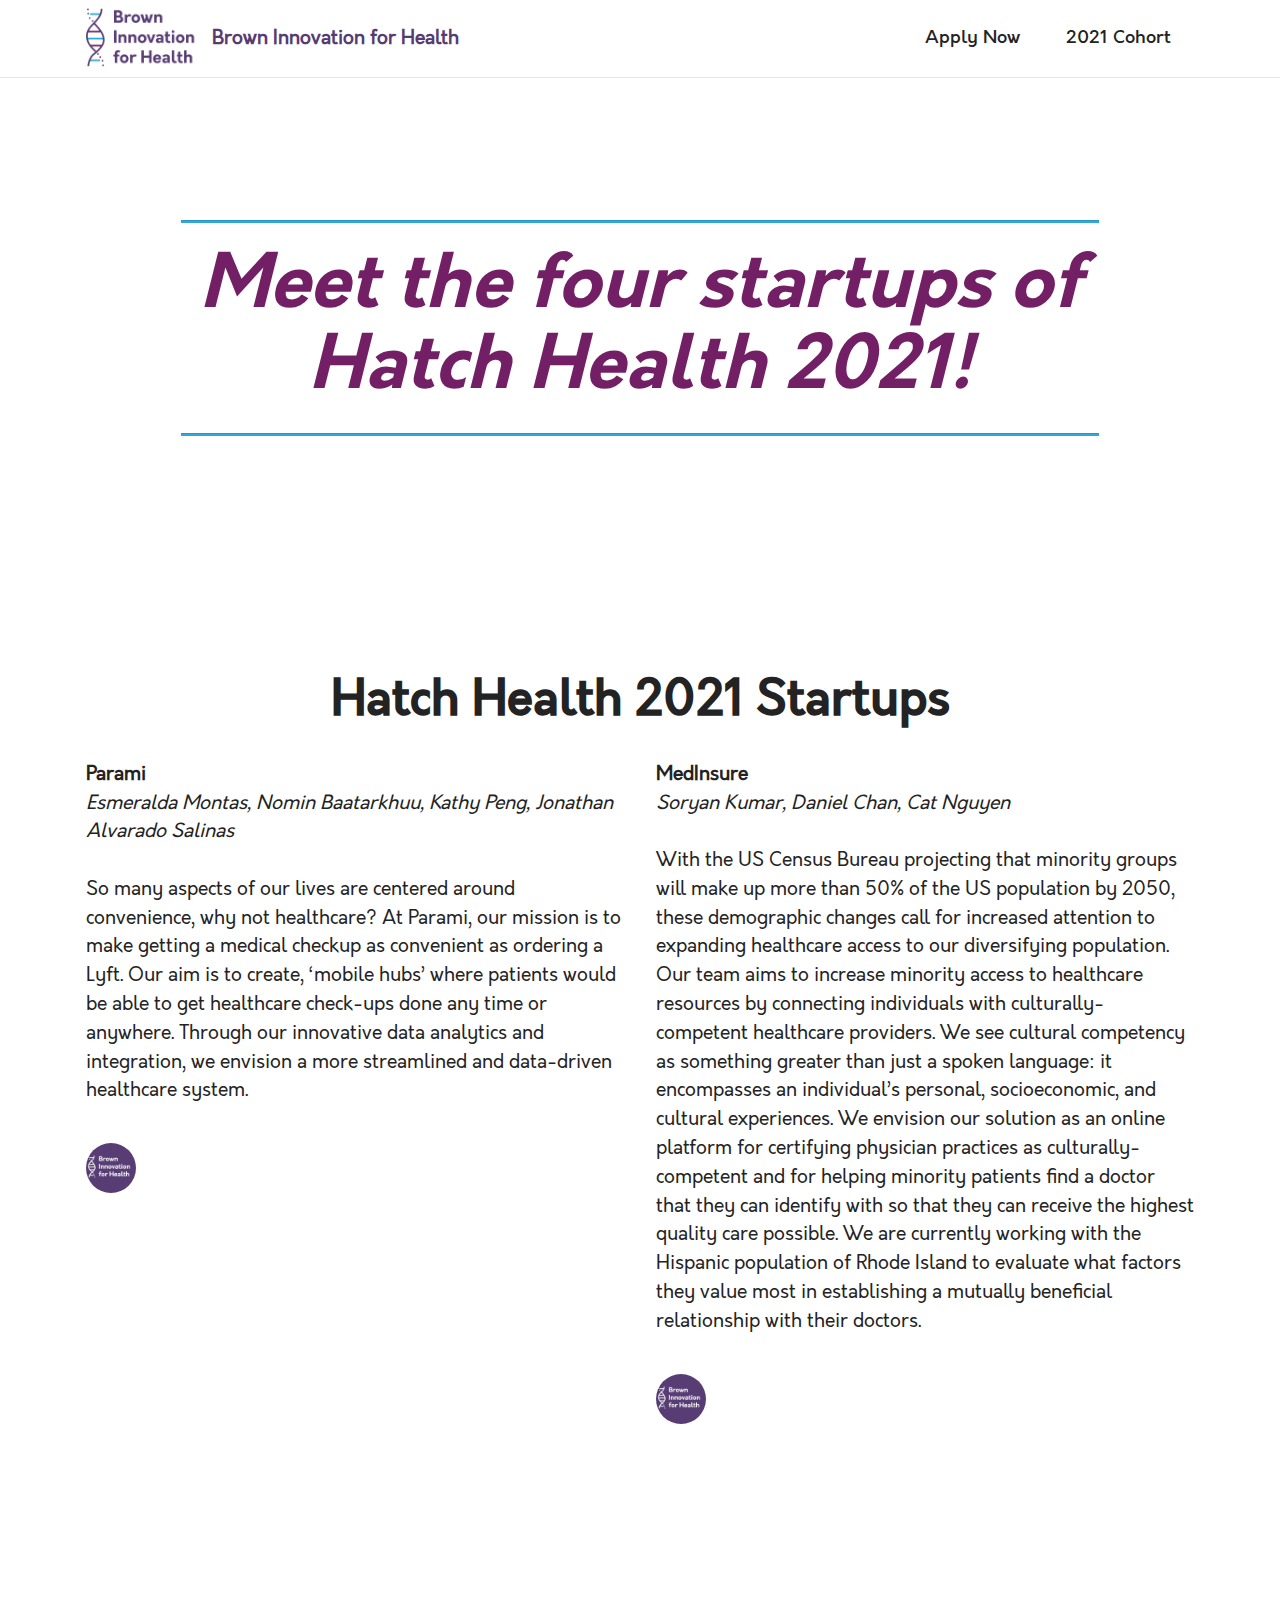
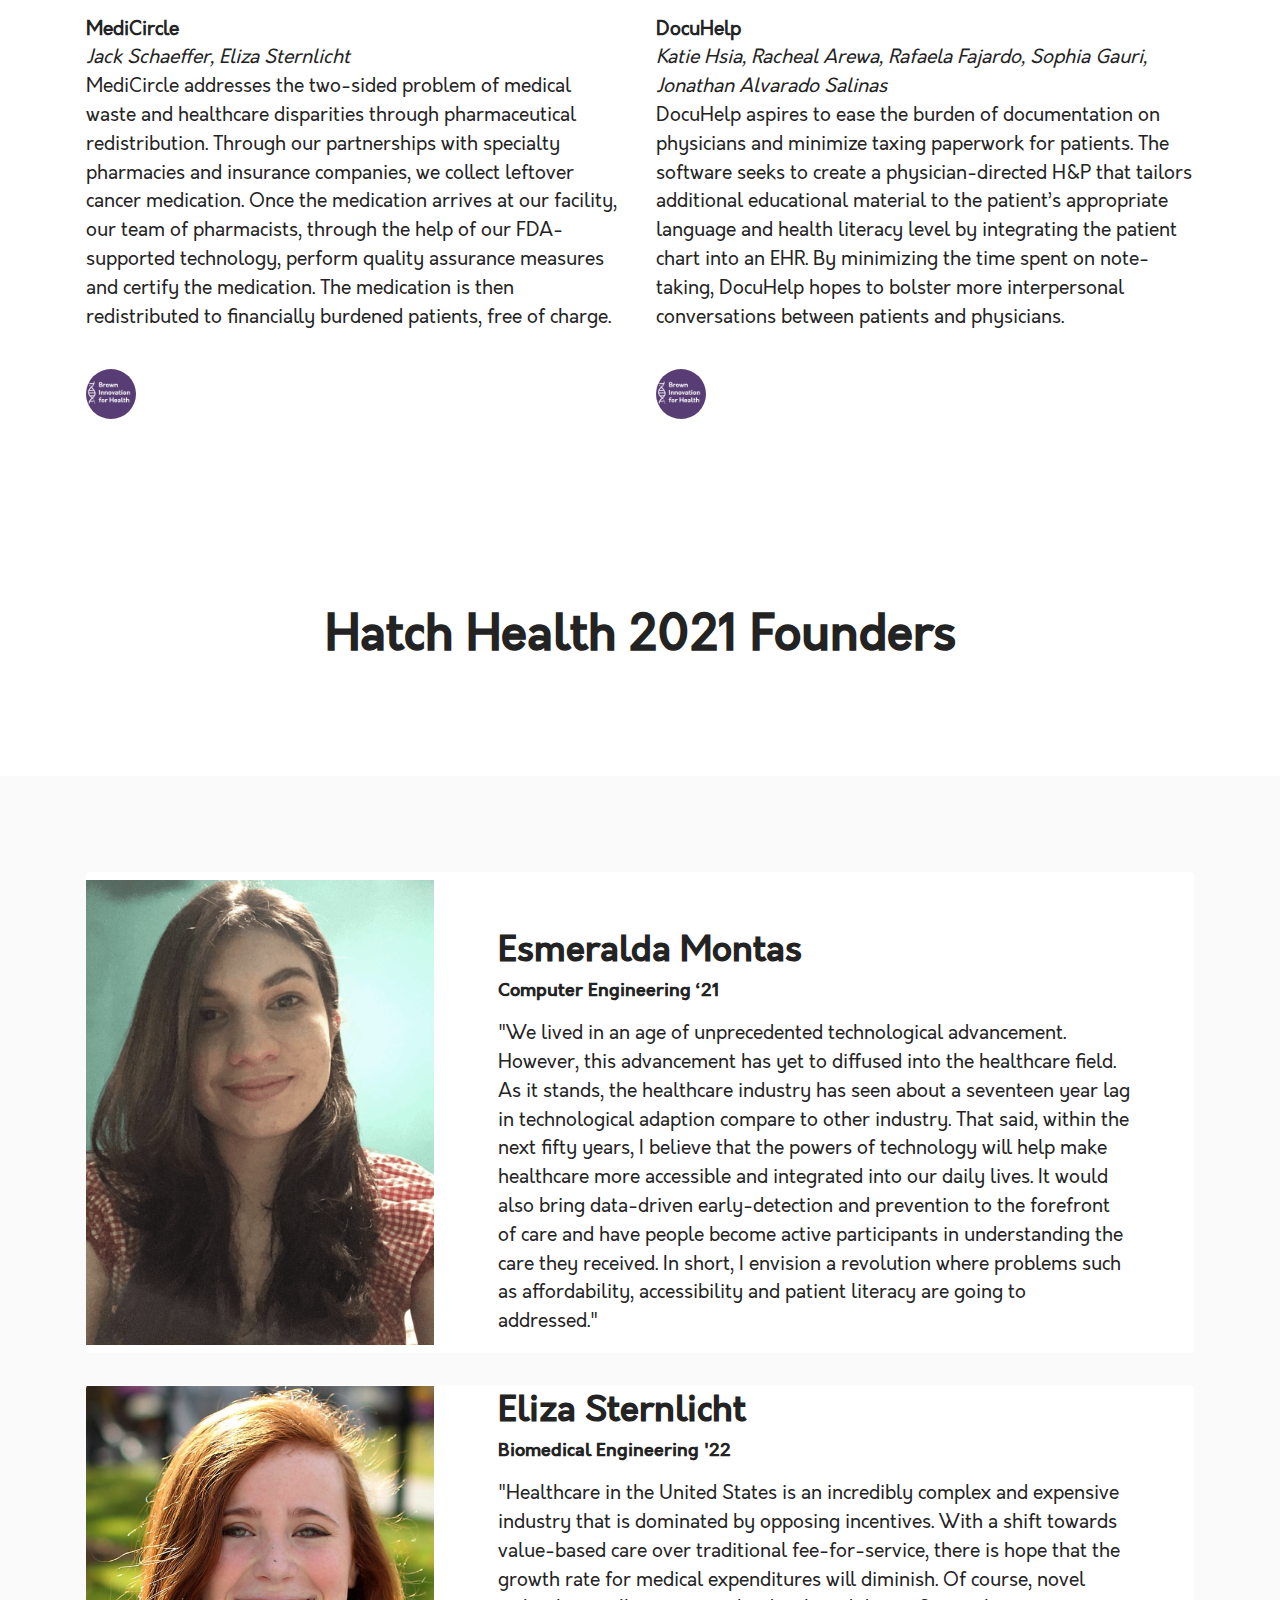
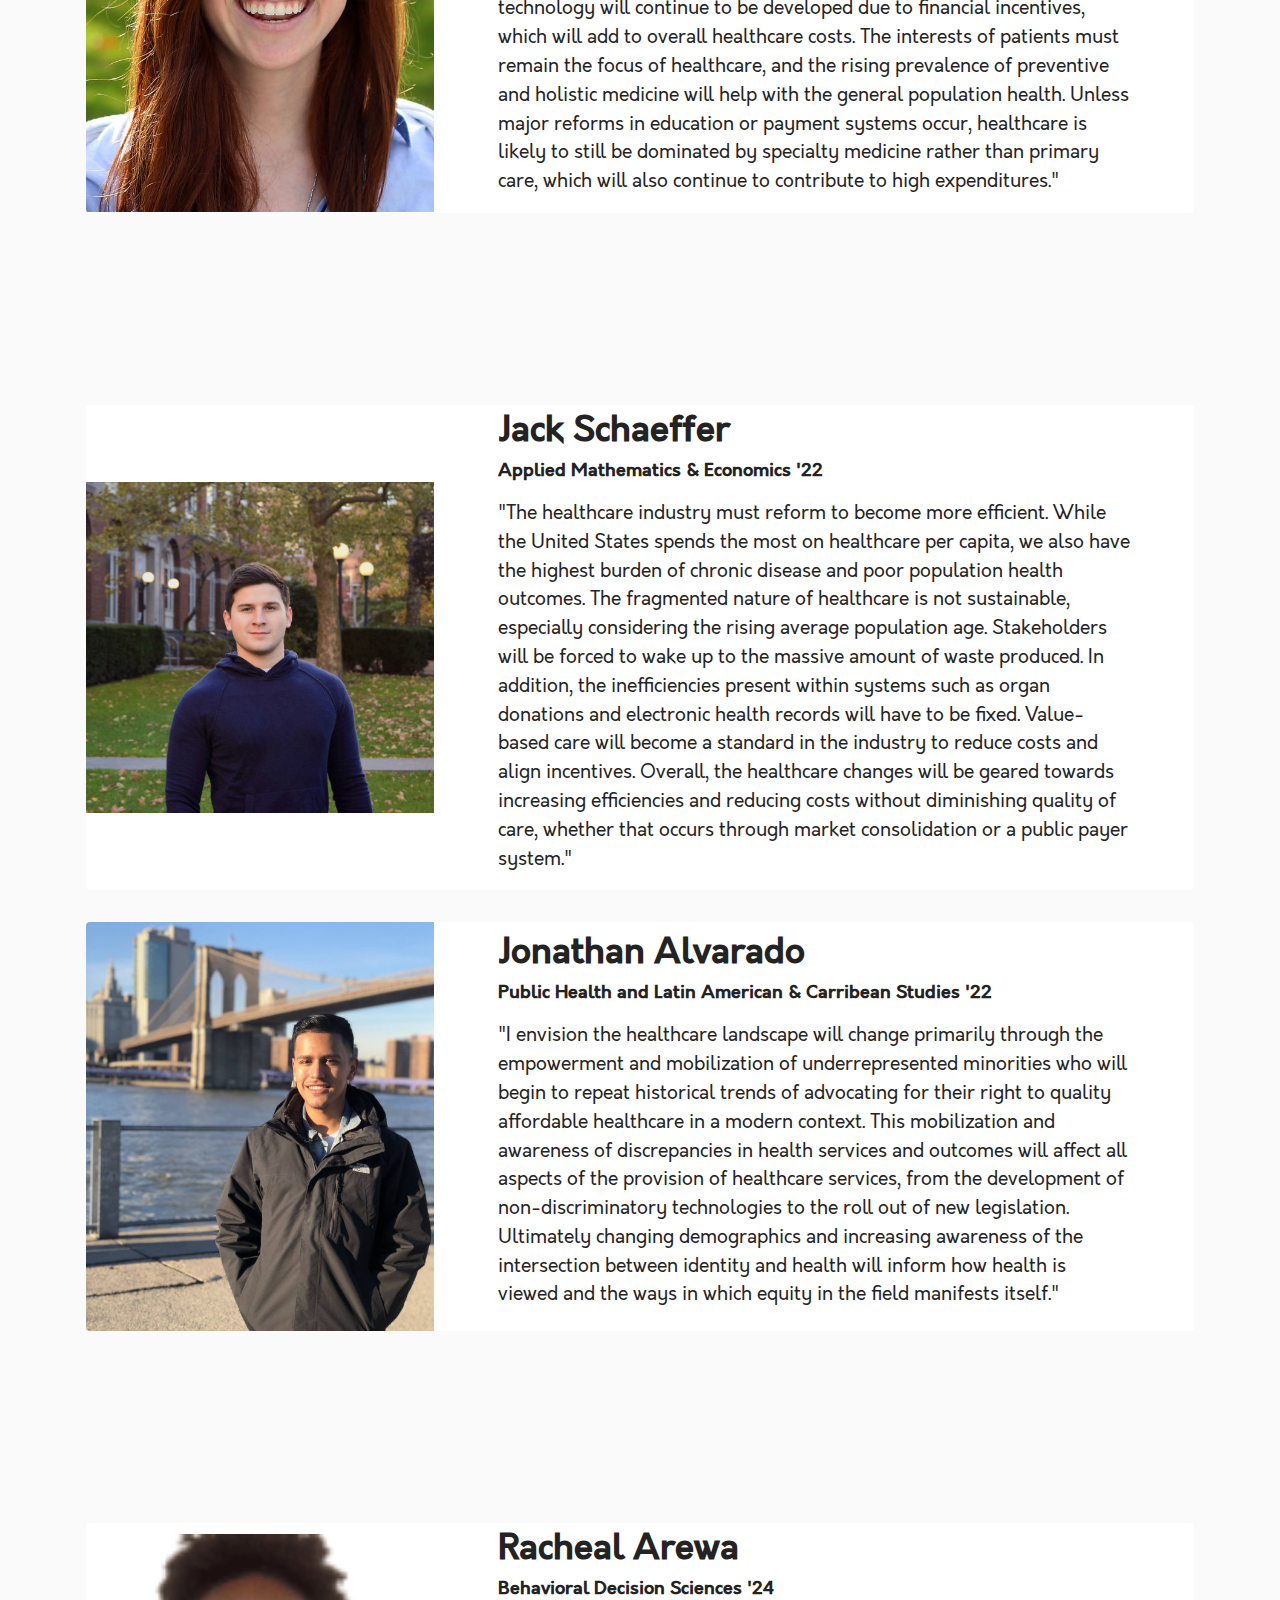
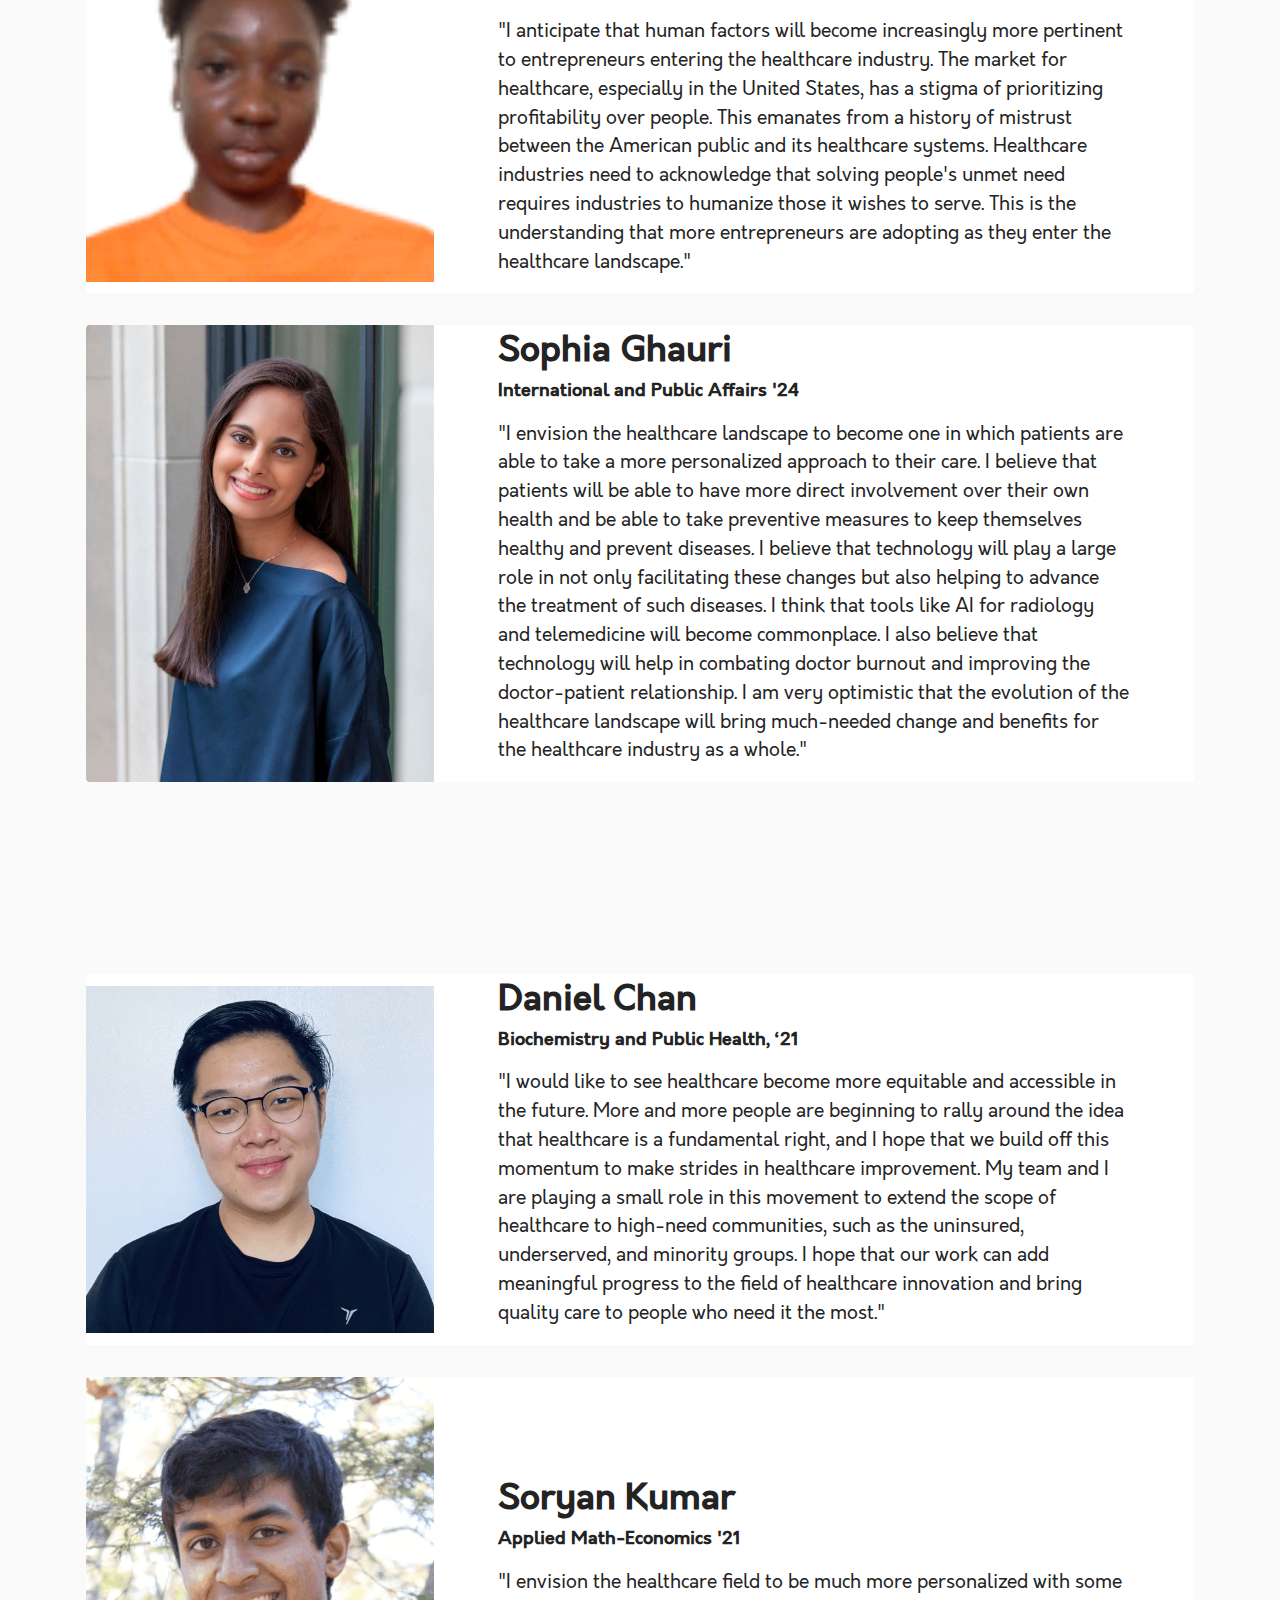
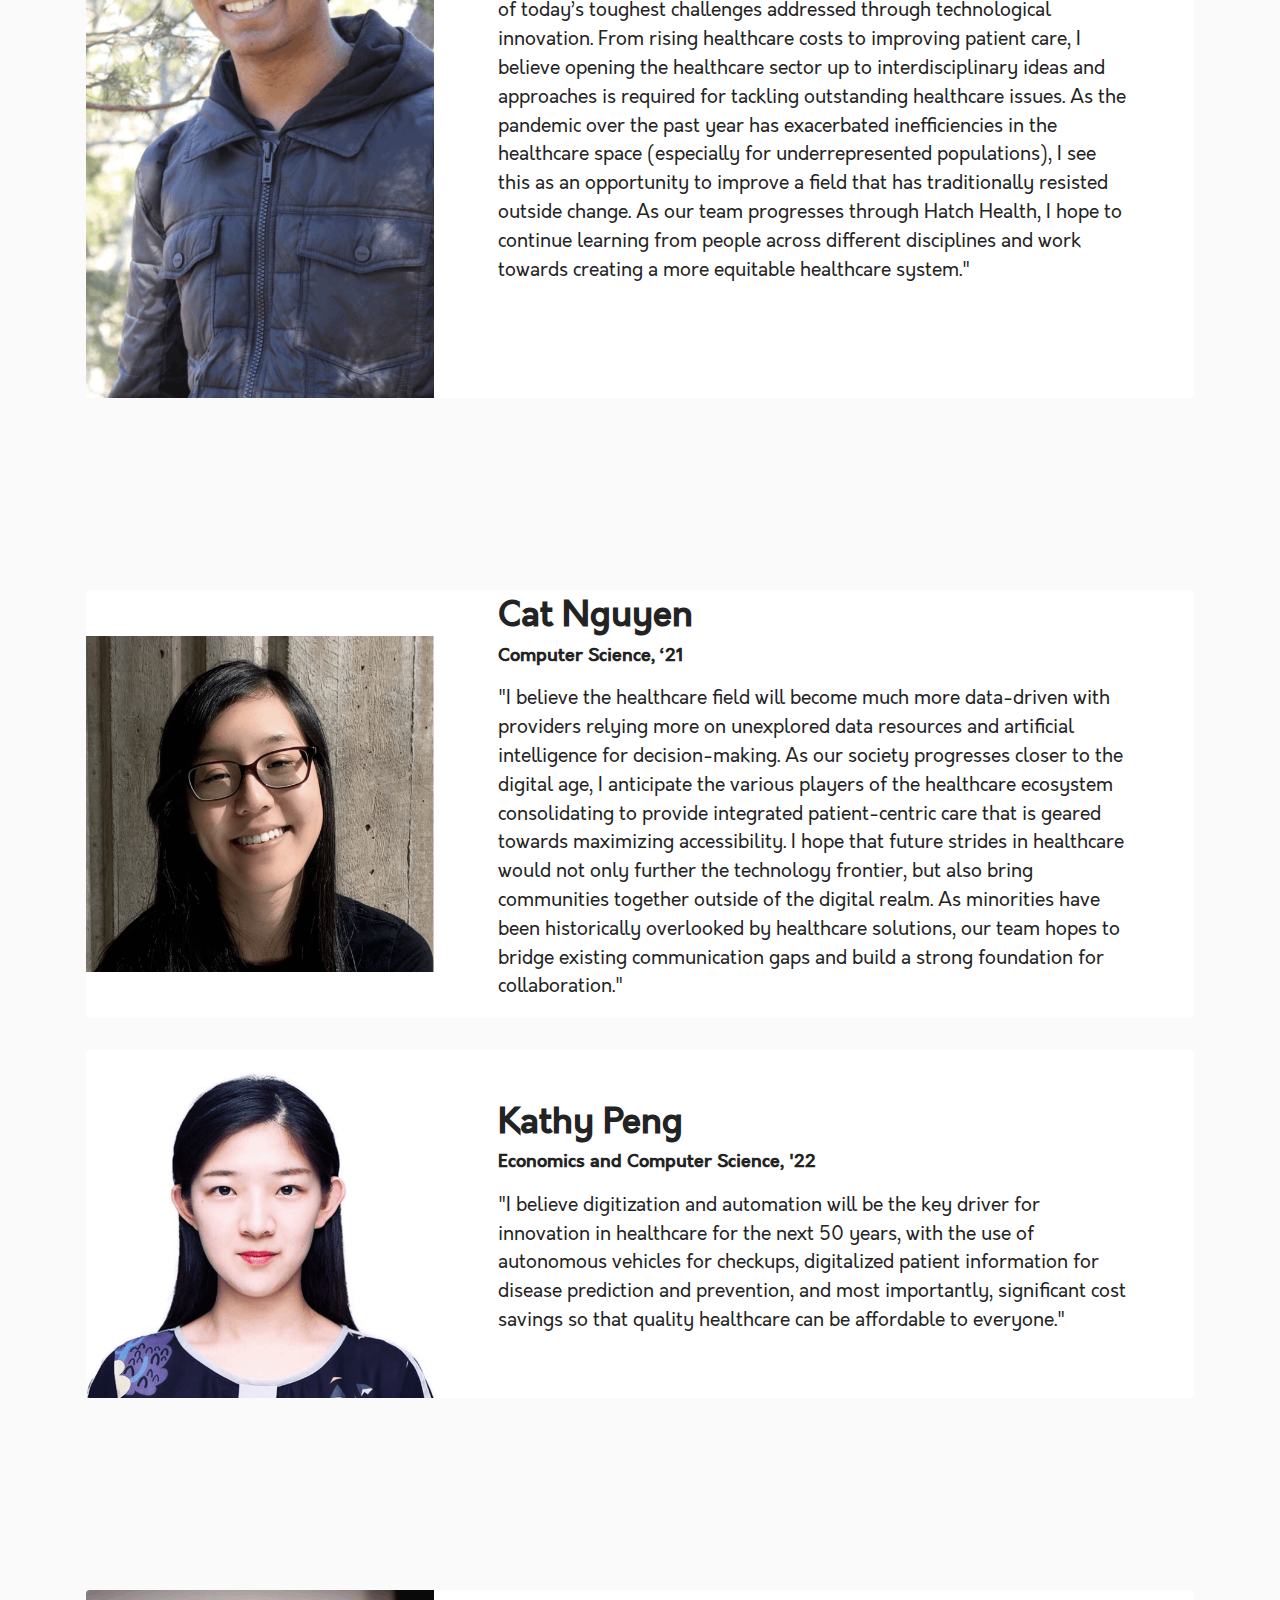
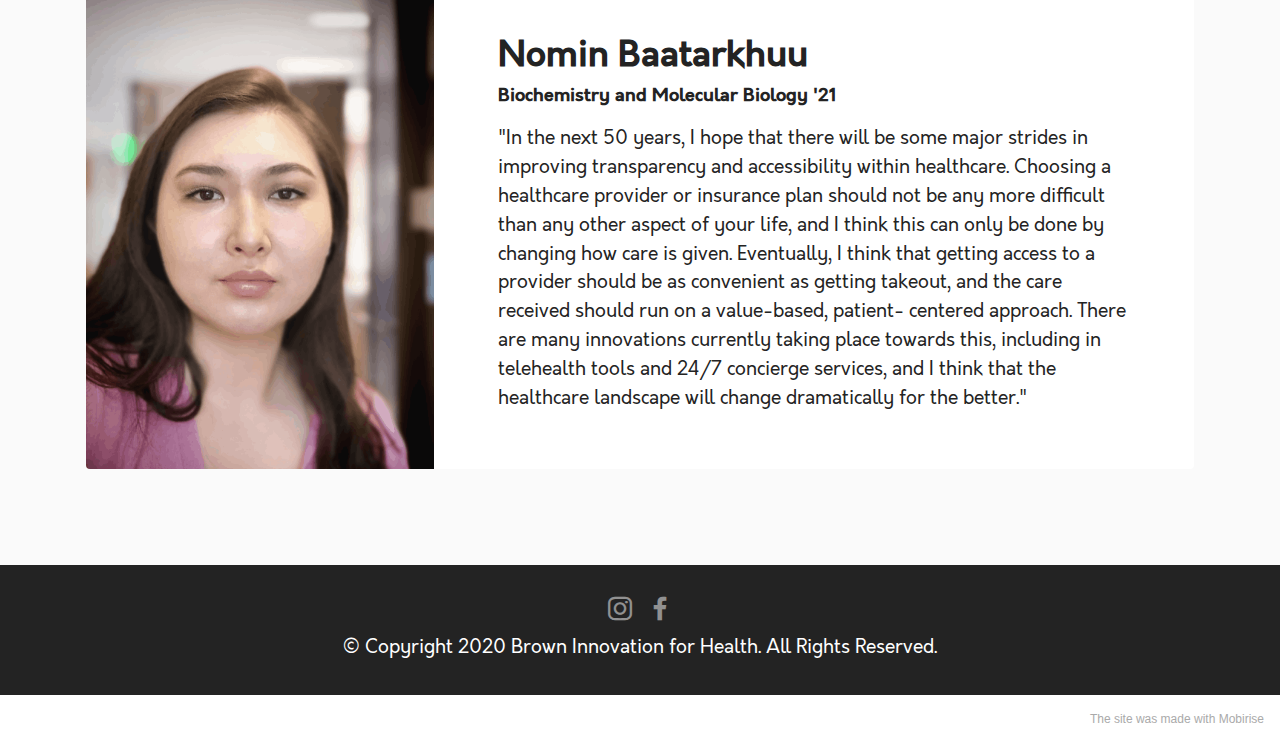
<file: page1.html>
<!DOCTYPE html>
<html  >
<head>
  <!-- Site made with Mobirise Website Builder v5.2.0, https://mobirise.com -->
  <meta charset="UTF-8">
  <meta http-equiv="X-UA-Compatible" content="IE=edge">
  <meta name="generator" content="Mobirise v5.2.0, mobirise.com">
  <meta name="viewport" content="width=device-width, initial-scale=1, minimum-scale=1">
  <link rel="shortcut icon" href="assets/images/bihlogoname-121x65.png" type="image/x-icon">
  <meta name="description" content="">
  
  
  <title>2021 Cohort</title>
  <link rel="stylesheet" href="assets/web/assets/mobirise-icons2/mobirise2.css">
  <link rel="stylesheet" href="assets/tether/tether.min.css">
  <link rel="stylesheet" href="assets/bootstrap/css/bootstrap.min.css">
  <link rel="stylesheet" href="assets/bootstrap/css/bootstrap-grid.min.css">
  <link rel="stylesheet" href="assets/bootstrap/css/bootstrap-reboot.min.css">
  <link rel="stylesheet" href="assets/dropdown/css/style.css">
  <link rel="stylesheet" href="assets/socicon/css/styles.css">
  <link rel="stylesheet" href="assets/theme/css/style.css">
  <link href="assets/fonts/style.css" rel="stylesheet">
  <link rel="preload" as="style" href="assets/mobirise/css/mbr-additional.css"><link rel="stylesheet" href="assets/mobirise/css/mbr-additional.css" type="text/css">
  
  
  
  
</head>
<body>
  
  <section class="menu cid-s48OLK6784" once="menu" id="menu1-o">
    
    <nav class="navbar navbar-dropdown navbar-fixed-top navbar-expand-lg">
        <div class="container">
            <div class="navbar-brand">
                <span class="navbar-logo">
                    <a href="index.html">
                        <img src="assets/images/bihlogoname-121x65.png" alt="Brown Innovation for Health Logo" style="height: 3.8rem;">
                    </a>
                </span>
                <span class="navbar-caption-wrap"><a class="navbar-caption text-success display-7" href="https://mobiri.se">Brown Innovation for Health</a></span>
            </div>
            <button class="navbar-toggler" type="button" data-toggle="collapse" data-target="#navbarSupportedContent" aria-controls="navbarNavAltMarkup" aria-expanded="false" aria-label="Toggle navigation">
                <div class="hamburger">
                    <span></span>
                    <span></span>
                    <span></span>
                    <span></span>
                </div>
            </button>
            <div class="collapse navbar-collapse" id="navbarSupportedContent">
                <ul class="navbar-nav nav-dropdown nav-right" data-app-modern-menu="true"><li class="nav-item"><a class="nav-link link text-black text-primary display-4" href="https://docs.google.com/forms/d/1FqZYOnneEnPksjNDHFnm-JxJ0E-KFi7k11EwGZB3SYU/edit" target="_blank">
                            Apply Now</a></li><li class="nav-item"><a class="nav-link link text-black text-primary display-4" href="https://docs.google.com/forms/d/1FqZYOnneEnPksjNDHFnm-JxJ0E-KFi7k11EwGZB3SYU/edit" target="_blank">2021 Cohort</a></li></ul>
                
                
            </div>
        </div>
    </nav>

</section>

<section class="content6 cid-srQkEyolVf" id="content6-14">
    
    <div class="container">
        <div class="row justify-content-center">
            <div class="col-md-12 col-lg-10">
                <hr class="line">
                <p class="mbr-text align-center mbr-fonts-style my-4 display-1">
                    <em>Meet the four startups of Hatch Health 2021!</em></p>
                <hr class="line">
            </div>
        </div>
    </div>
</section>

<section class="testimonials2 cid-srjjizKXPw" id="testimonials2-t">
    
    
    <div class="container">
        <h3 class="mbr-section-title mbr-fonts-style align-center mb-4 display-2"><strong>Hatch Health 2021 Startups</strong></h3>
        <div class="row justify-content-center">
            <div class="card col-12 col-md-6">
                <p class="mbr-text mbr-fonts-style mb-4 display-7"><strong>Parami</strong><br><em>Esmeralda Montas, Nomin Baatarkhuu, Kathy Peng, Jonathan Alvarado Salinas</em><strong><br></strong><br>So many aspects of our lives are centered around convenience, why not healthcare? At Parami, our mission is to make getting a medical checkup as convenient as ordering a Lyft. Our aim is to create, ‘mobile hubs’ where patients would be able to get healthcare check-ups done any time or anywhere. Through our innovative data analytics and integration, we envision a more streamlined and data-driven healthcare system.<br> </p>
                <div class="d-flex mb-md-0 mb-4">
                    <div class="image-wrapper">
                        <img src="assets/images/bihlogonamepurple-100x60.png" alt="BIH">
                    </div>
                    <div class="text-wrapper">
                        
                        
                    </div>
                </div>
            </div>
            <div class="card col-12 col-md-6">
                <p class="mbr-text mbr-fonts-style mb-4 display-7"><strong>MedInsure</strong><br><em>Soryan Kumar, Daniel Chan, Cat Nguyen</em><br><br>With the US Census Bureau projecting that minority groups will make up more than 50% of the US population by 2050, these demographic changes call for increased attention to expanding healthcare access to our diversifying population. Our team aims to increase minority access to healthcare resources by connecting individuals with culturally-competent healthcare providers. We see cultural competency as something greater than just a spoken language: it encompasses an individual’s personal, socioeconomic, and cultural experiences. We envision our solution as an online platform for certifying physician practices as culturally-competent and for helping minority patients find a doctor that they can identify with so that they can receive the highest quality care possible. We are currently working with the Hispanic population of Rhode Island to evaluate what factors they value most in establishing a mutually beneficial relationship with their doctors.&nbsp;<br></p>
                <div class="d-flex mb-md-0 mb-4">
                    <div class="image-wrapper">
                        <img src="assets/images/bihlogonamepurple-100x60.png" alt="BIH">
                    </div>
                    <div class="text-wrapper">
                        
                        
                    </div>
                </div>
            </div>
        </div>
    </div>
</section>

<section class="testimonials2 cid-srjm7Q9l8T" id="testimonials2-v">
    
    
    <div class="container">
        
        <div class="row justify-content-center">
            <div class="card col-12 col-md-6">
                <p class="mbr-text mbr-fonts-style mb-4 display-7"><strong>MediCircle</strong><br><em>Jack Schaeffer, Eliza Sternlicht</em><br>MediCircle addresses the two-sided problem of medical waste and healthcare disparities through pharmaceutical redistribution. Through our partnerships with specialty pharmacies and insurance companies, we collect leftover cancer medication. Once the medication arrives at our facility, our team of pharmacists, through the help of our FDA-supported technology, perform quality assurance measures and certify the medication. The medication is then redistributed to financially burdened patients, free of charge.</p>
                <div class="d-flex mb-md-0 mb-4">
                    <div class="image-wrapper">
                        <img src="assets/images/bihlogonamepurple-100x60.png" alt="BIH">
                    </div>
                    <div class="text-wrapper">
                        
                        
                    </div>
                </div>
            </div>
            <div class="card col-12 col-md-6">
                <p class="mbr-text mbr-fonts-style mb-4 display-7"><strong>DocuHelp</strong><br><em>Katie Hsia, Racheal Arewa, Rafaela Fajardo, Sophia Gauri, Jonathan Alvarado Salinas</em><br>DocuHelp aspires to ease the burden of documentation on physicians and minimize taxing paperwork for patients. The software seeks to create a physician-directed H&amp;P that tailors additional educational material to the patient’s appropriate language and health literacy level by integrating the patient chart into an EHR. By minimizing the time spent on note-taking, DocuHelp hopes to bolster more interpersonal conversations between patients and physicians.</p>
                <div class="d-flex mb-md-0 mb-4">
                    <div class="image-wrapper">
                        <img src="assets/images/bihlogonamepurple-100x60.png" alt="BIH">
                    </div>
                    <div class="text-wrapper">
                        
                        
                    </div>
                </div>
            </div>
        </div>
    </div>
</section>

<section class="content4 cid-srjlIvgzab" id="content4-u">
    
    
    <div class="container">
        <div class="row justify-content-center">
            <div class="title col-md-12 col-lg-10">
                <h3 class="mbr-section-title mbr-fonts-style align-center mb-4 display-2">
                    <strong>Hatch Health 2021 Founders</strong></h3>
                
                
            </div>
        </div>
    </div>
</section>

<section class="team2 cid-srjiMpy3rn" xmlns="http://www.w3.org/1999/html" id="team2-s">
    
    
    <div class="container">
        <div class="card">
            <div class="card-wrapper">
                <div class="row align-items-center">
                    <div class="col-12 col-md-4">
                        <div class="image-wrapper">
                            <img src="assets/images/screen-shot-2021-03-10-at-8.57.13-pm-575x768.png" alt="Mobirise">
                        </div>
                    </div>
                    <div class="col-12 col-md">
                        <div class="card-box">
                            <h5 class="card-title mbr-fonts-style m-0 display-5"><br><strong>Esmeralda Montas</strong></h5>
                            <h6 class="mbr-fonts-style mb-3 display-4"><strong>Computer Engineering ‘21</strong></h6>
                            <p class="mbr-text mbr-fonts-style display-7">"We lived in an age of unprecedented technological advancement. However, this advancement has yet to diffused into the healthcare field. As it stands, the healthcare industry has seen about a seventeen year lag in technological adaption compare to other industry. That said,  within the next fifty years, I believe that the powers of technology will help make healthcare more accessible and integrated into our daily lives. It would also bring data-driven early-detection and prevention to the forefront of care and have people become active participants in understanding the care they received. In short, I envision a revolution where problems such as affordability, accessibility and patient literacy are going to addressed."<br></p>
                            
                        </div>
                    </div>
                </div>
            </div>
        </div>
        <div class="card">
            <div class="card-wrapper">
                <div class="row align-items-center">
                    <div class="col-12 col-md-4">
                        <div class="image-wrapper">
                            <img src="assets/images/headshot-575x704.jpg" alt="Eliza Sternlicht">
                        </div>
                    </div>
                    <div class="col-12 col-md">
                        <div class="card-box">
                            <h5 class="card-title mbr-fonts-style m-0 display-5">
                                <strong>Eliza Sternlicht</strong></h5>
                            <h6 class="mbr-fonts-style mb-3 display-4">
                                <strong>Biomedical Engineering '22</strong></h6>
                            <p class="mbr-text mbr-fonts-style display-7">"Healthcare in the United States is an incredibly complex and expensive industry that is dominated by opposing incentives. With a shift towards value-based care over traditional fee-for-service, there is hope that the growth rate for medical expenditures will diminish. Of course, novel technology will continue to be developed due to financial incentives, which will add to overall healthcare costs. The interests of patients must remain the focus of healthcare, and the rising prevalence of preventive and holistic medicine will help with the general population health. Unless major reforms in education or payment systems occur, healthcare is likely to still be dominated by specialty medicine rather than primary care, which will also continue to contribute to high expenditures."</p>
                            
                        </div>
                    </div>
                </div>
            </div>
        </div>
        
    </div>
</section>

<section class="team2 cid-srGvUL01Pc" xmlns="http://www.w3.org/1999/html" id="team2-x">
    
    
    <div class="container">
        <div class="card">
            <div class="card-wrapper">
                <div class="row align-items-center">
                    <div class="col-12 col-md-4">
                        <div class="image-wrapper">
                            <img src="assets/images/img-2594-575x546.jpg" alt="Jack Schaeffer">
                        </div>
                    </div>
                    <div class="col-12 col-md">
                        <div class="card-box">
                            <h5 class="card-title mbr-fonts-style m-0 display-5">
                                <strong>Jack Schaeffer</strong></h5>
                            <h6 class="mbr-fonts-style mb-3 display-4"><strong>Applied Mathematics &amp; Economics '22</strong></h6>
                            <p class="mbr-text mbr-fonts-style display-7">"The healthcare industry must reform to become more efficient. While the United States spends the most on healthcare per capita, we also have the highest burden of chronic disease and poor population health outcomes. The fragmented nature of healthcare is not sustainable, especially considering the rising average population age. Stakeholders will be forced to wake up to the massive amount of waste produced. In addition, the inefficiencies present within systems such as organ donations and electronic health records will have to be fixed. Value-based care will become a standard in the industry to reduce costs and align incentives. Overall, the healthcare changes will be geared towards increasing efficiencies and reducing costs without diminishing quality of care, whether that occurs through market consolidation or a public payer system."</p>
                            
                        </div>
                    </div>
                </div>
            </div>
        </div>
        <div class="card">
            <div class="card-wrapper">
                <div class="row align-items-center">
                    <div class="col-12 col-md-4">
                        <div class="image-wrapper">
                            <img src="assets/images/img-0710-original-575x675.jpg" alt="Mobirise">
                        </div>
                    </div>
                    <div class="col-12 col-md">
                        <div class="card-box">
                            <h5 class="card-title mbr-fonts-style m-0 display-5"><strong>Jonathan Alvarado</strong></h5>
                            <h6 class="mbr-fonts-style mb-3 display-4"><strong>Public Health and Latin American &amp; Carribean Studies '22</strong></h6>
                            <p class="mbr-text mbr-fonts-style display-7">
                                "I envision the healthcare landscape will change primarily through the empowerment and mobilization of underrepresented minorities who will begin to repeat historical trends of advocating for their right to quality affordable healthcare in a modern context. This mobilization and awareness of discrepancies in health services and outcomes will affect all aspects of the provision of healthcare services, from the development of non-discriminatory technologies to the roll out of new legislation. Ultimately changing demographics and increasing awareness of the intersection between identity and health will inform how health is viewed and the ways in which equity in the field manifests itself."
                            </p>
                            
                        </div>
                    </div>
                </div>
            </div>
        </div>
        
    </div>
</section>

<section class="team2 cid-srGvVfKknw" xmlns="http://www.w3.org/1999/html" id="team2-y">
    
    
    <div class="container">
        <div class="card">
            <div class="card-wrapper">
                <div class="row align-items-center">
                    <div class="col-12 col-md-4">
                        <div class="image-wrapper">
                            <img src="assets/images/hatch-health-head-shot-100x100.png" alt="Mobirise">
                        </div>
                    </div>
                    <div class="col-12 col-md">
                        <div class="card-box">
                            <h5 class="card-title mbr-fonts-style m-0 display-5"><strong>Racheal Arewa</strong></h5>
                            <h6 class="mbr-fonts-style mb-3 display-4"><strong>Behavioral Decision Sciences '24</strong></h6>
                            <p class="mbr-text mbr-fonts-style display-7">"I anticipate that human factors will become increasingly more pertinent to entrepreneurs entering the healthcare industry. The market for healthcare, especially in the United States, has a stigma of prioritizing profitability over people. This emanates from a history of mistrust between the American public and its healthcare systems. Healthcare industries need to acknowledge that solving people's unmet need requires industries to humanize those it wishes to serve. This is the understanding that more entrepreneurs are adopting as they enter the healthcare landscape."</p>
                            
                        </div>
                    </div>
                </div>
            </div>
        </div>
        <div class="card">
            <div class="card-wrapper">
                <div class="row align-items-center">
                    <div class="col-12 col-md-4">
                        <div class="image-wrapper">
                            <img src="assets/images/unnamed-575x755.jpg" alt="Sophia Gauri">
                        </div>
                    </div>
                    <div class="col-12 col-md">
                        <div class="card-box">
                            <h5 class="card-title mbr-fonts-style m-0 display-5"><strong>Sophia Ghauri</strong></h5>
                            <h6 class="mbr-fonts-style mb-3 display-4"><strong>International and Public Affairs '24</strong></h6>
                            <p class="mbr-text mbr-fonts-style display-7">"I envision the healthcare landscape to become one in which patients are able to take a more personalized approach to their care. I believe that patients will be able to have more direct involvement over their own health and be able to take preventive measures to keep themselves healthy and prevent diseases. I believe that technology will play a large role in not only facilitating these changes but also helping to advance the treatment of such diseases. I think that tools like AI for radiology and telemedicine will become commonplace. I also believe that technology will help in combating doctor burnout and improving the doctor-patient relationship. I am very optimistic that the evolution of the healthcare landscape will bring much-needed change and benefits for the healthcare industry as a whole."</p>
                            
                        </div>
                    </div>
                </div>
            </div>
        </div>
        
    </div>
</section>

<section class="team2 cid-srGvVz4S3B" xmlns="http://www.w3.org/1999/html" id="team2-z">
    
    
    <div class="container">
        <div class="card">
            <div class="card-wrapper">
                <div class="row align-items-center">
                    <div class="col-12 col-md-4">
                        <div class="image-wrapper">
                            <img src="assets/images/screen-shot-2021-03-15-at-9.03.40-pm-575x574.png" alt="Daniel Chan">
                        </div>
                    </div>
                    <div class="col-12 col-md">
                        <div class="card-box">
                            <h5 class="card-title mbr-fonts-style m-0 display-5"><strong>Daniel Chan</strong></h5>
                            <h6 class="mbr-fonts-style mb-3 display-4"><strong>Biochemistry and Public Health, ‘21</strong></h6>
                            <p class="mbr-text mbr-fonts-style display-7">"I would like to see healthcare become more equitable and accessible in the future. More and more people are beginning to rally around the idea that healthcare is a fundamental right, and I hope that we build off this momentum to make strides in healthcare improvement. My team and I are playing a small role in this movement to extend the scope of healthcare to high-need communities, such as the uninsured, underserved, and minority groups. I hope that our work can add meaningful progress to the field of healthcare innovation and bring quality care to people who need it the most."<br></p>
                            
                        </div>
                    </div>
                </div>
            </div>
        </div>
        <div class="card">
            <div class="card-wrapper">
                <div class="row align-items-center">
                    <div class="col-12 col-md-4">
                        <div class="image-wrapper">
                            <img src="assets/images/screen-shot-2021-03-15-at-9.04.54-pm-575x1027.png" alt="Soryan Kumar">
                        </div>
                    </div>
                    <div class="col-12 col-md">
                        <div class="card-box">
                            <h5 class="card-title mbr-fonts-style m-0 display-5"><strong>Soryan Kumar</strong></h5>
                            <h6 class="mbr-fonts-style mb-3 display-4"><strong>Applied Math-Economics '21</strong></h6>
                            <p class="mbr-text mbr-fonts-style display-7">"I envision the healthcare field to be much more personalized with some of today’s toughest challenges addressed through technological innovation. From rising healthcare costs to improving patient care, I believe opening the healthcare sector up to interdisciplinary ideas and approaches is required for tackling outstanding healthcare issues. As the pandemic over the past year has exacerbated inefficiencies in the healthcare space (especially for underrepresented populations), I see this as an opportunity to improve a field that has traditionally resisted outside change. As our team progresses through Hatch Health, I hope to continue learning from people across different disciplines and work towards creating a more equitable healthcare system."<br></p>
                            
                        </div>
                    </div>
                </div>
            </div>
        </div>
        
    </div>
</section>

<section class="team2 cid-srMmsS7U2B" xmlns="http://www.w3.org/1999/html" id="team2-10">
    
    
    <div class="container">
        <div class="card">
            <div class="card-wrapper">
                <div class="row align-items-center">
                    <div class="col-12 col-md-4">
                        <div class="image-wrapper">
                            <img src="assets/images/screen-shot-2021-03-15-at-9.07.11-pm-575x556.png" alt="Cat Nguyen">
                        </div>
                    </div>
                    <div class="col-12 col-md">
                        <div class="card-box">
                            <h5 class="card-title mbr-fonts-style m-0 display-5"><strong>Cat Nguyen</strong></h5>
                            <h6 class="mbr-fonts-style mb-3 display-4"><strong>Computer Science, ‘21</strong></h6>
                            <p class="mbr-text mbr-fonts-style display-7">"I believe the healthcare field will become much more data-driven with providers relying more on unexplored data resources and artificial intelligence for decision-making. As our society progresses closer to the digital age, I anticipate the various players of the healthcare ecosystem consolidating to provide integrated patient-centric care that is geared towards maximizing accessibility. I hope that future strides in healthcare would not only further the technology frontier, but also bring communities together outside of the digital realm. As minorities have been historically overlooked by healthcare solutions, our team hopes to bridge existing communication gaps and build a strong foundation for collaboration."<br></p>
                            
                        </div>
                    </div>
                </div>
            </div>
        </div>
        <div class="card">
            <div class="card-wrapper">
                <div class="row align-items-center">
                    <div class="col-12 col-md-4">
                        <div class="image-wrapper">
                            <img src="assets/images/profile-photo-575x575.png" alt="Kathy Peng">
                        </div>
                    </div>
                    <div class="col-12 col-md">
                        <div class="card-box">
                            <h5 class="card-title mbr-fonts-style m-0 display-5">
                                <strong>Kathy Peng</strong></h5>
                            <h6 class="mbr-fonts-style mb-3 display-4"><strong>Economics and Computer Science, '22</strong></h6>
                            <p class="mbr-text mbr-fonts-style display-7">"I believe digitization and automation will be the key driver for innovation in healthcare for the next 50 years, with the use of autonomous vehicles for checkups, digitalized patient information for disease prediction and prevention, and most importantly, significant cost savings so that quality healthcare can be affordable to everyone."</p>
                            
                        </div>
                    </div>
                </div>
            </div>
        </div>
        
    </div>
</section>

<section class="team2 cid-srQioVamsx" xmlns="http://www.w3.org/1999/html" id="team2-11">
    
    
    <div class="container">
        <div class="card">
            <div class="card-wrapper">
                <div class="row align-items-center">
                    <div class="col-12 col-md-4">
                        <div class="image-wrapper">
                            <img src="assets/images/screen-shot-2021-03-16-at-1.14.57-pm-575x792.png" alt="Nomin Baatarkhuu">
                        </div>
                    </div>
                    <div class="col-12 col-md">
                        <div class="card-box">
                            <h5 class="card-title mbr-fonts-style m-0 display-5"><strong>Nomin Baatarkhuu</strong></h5>
                            <h6 class="mbr-fonts-style mb-3 display-4"><strong>Biochemistry and Molecular Biology '21</strong></h6>
                            <p class="mbr-text mbr-fonts-style display-7">"In the next 50 years, I hope that there will be some major strides in improving transparency and accessibility within healthcare. Choosing a healthcare provider or insurance plan should not be any more difficult than any other aspect of your life, and I think this can only be done by changing how care is given. Eventually, I think that getting access to a provider should be as convenient as getting takeout, and the care received should run on a value-based, patient- centered approach. There are many innovations currently taking place towards this, including in telehealth tools and 24/7 concierge services, and I think that the healthcare landscape will change dramatically for the better."</p>
                            
                        </div>
                    </div>
                </div>
            </div>
        </div>
        
        
    </div>
</section>

<section class="footer3 cid-s48P1Icc8J" once="footers" id="footer3-p">

    

    

    <div class="container">
        <div class="media-container-row align-center mbr-white">
            
            <div class="row social-row">
                <div class="social-list align-right pb-2">
                    
                    
                    
                    
                    
                    
                <div class="soc-item">
                        <a href="https://www.instagram.com/browninnovationforhealth/" target="_blank">
                            <span class="mbr-iconfont mbr-iconfont-social socicon-instagram socicon"></span>
                        </a>
                    </div><div class="soc-item">
                        <a href="https://www.facebook.com/browninnovationforhealth" target="_blank">
                            <span class="mbr-iconfont mbr-iconfont-social socicon-facebook socicon"></span>
                        </a>
                    </div></div>
            </div>
            <div class="row row-copirayt">
                <p class="mbr-text mb-0 mbr-fonts-style mbr-white align-center display-7">
                    © Copyright 2020 Brown Innovation for Health. All Rights Reserved.
                </p>
            </div>
        </div>
    </div>
</section><section style="background-color: #fff; font-family: -apple-system, BlinkMacSystemFont, 'Segoe UI', 'Roboto', 'Helvetica Neue', Arial, sans-serif; color:#aaa; font-size:12px; padding: 0; align-items: center; display: flex;"><a href="https://mobirise.site/h" style="flex: 1 1; height: 3rem; padding-left: 1rem;"></a><p style="flex: 0 0 auto; margin:0; padding-right:1rem;">The <a href="https://mobirise.site/e" style="color:#aaa;">site</a> was made with Mobirise</p></section><script src="assets/web/assets/jquery/jquery.min.js"></script>  <script src="assets/popper/popper.min.js"></script>  <script src="assets/tether/tether.min.js"></script>  <script src="assets/bootstrap/js/bootstrap.min.js"></script>  <script src="assets/smoothscroll/smooth-scroll.js"></script>  <script src="assets/dropdown/js/nav-dropdown.js"></script>  <script src="assets/dropdown/js/navbar-dropdown.js"></script>  <script src="assets/touchswipe/jquery.touch-swipe.min.js"></script>  <script src="assets/theme/js/script.js"></script>  
  
  
</body>
</html>
</file>
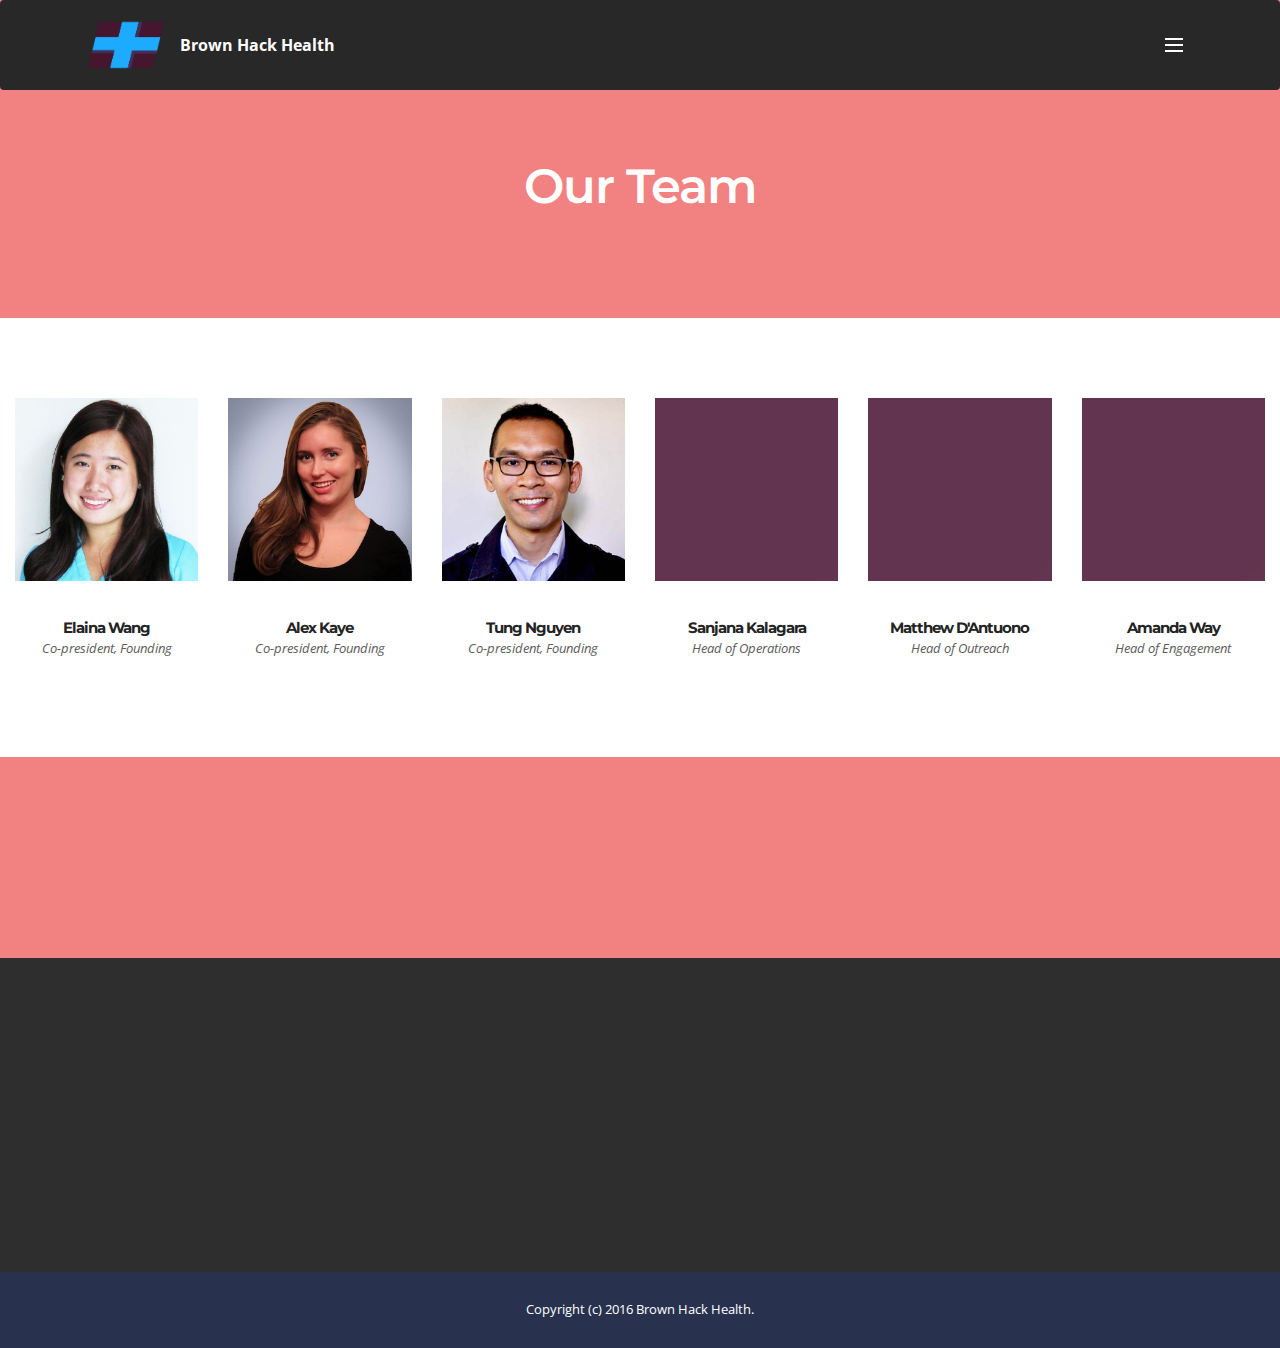
<file: NewWeb/aboutus.html>
<!DOCTYPE html>
<html>
<head>
  <!-- Site made with Mobirise Website Builder v3.5.1, https://mobirise.com -->
  <meta charset="UTF-8">
  <meta http-equiv="X-UA-Compatible" content="IE=edge">
  <meta name="generator" content="Mobirise v3.5.1, mobirise.com">
  <meta name="viewport" content="width=device-width, initial-scale=1">
  <link rel="shortcut icon" href="assets/images/logo-blue-211x128-36.png" type="image/x-icon">
  <meta name="description" content="">
  <title>About Us</title>
  <link rel="stylesheet" href="https://fonts.googleapis.com/css?family=Lora:400,700,400italic,700italic&amp;subset=latin">
  <link rel="stylesheet" href="https://fonts.googleapis.com/css?family=Montserrat:400,700">
  <link rel="stylesheet" href="https://fonts.googleapis.com/css?family=Raleway:400,100,200,300,500,600,700,800,900">
  <link rel="stylesheet" href="assets/et-line-font-plugin/style.css">
  <link rel="stylesheet" href="assets/bootstrap-material-design-font/css/material.css">
  <link rel="stylesheet" href="assets/tether/tether.min.css">
  <link rel="stylesheet" href="assets/bootstrap/css/bootstrap.min.css">
  <link rel="stylesheet" href="assets/socicon/css/socicon.min.css">
  <link rel="stylesheet" href="assets/animate.css/animate.min.css">
  <link rel="stylesheet" href="assets/dropdown/css/style.css">
  <link rel="stylesheet" href="assets/theme/css/style.css">
  <link rel="stylesheet" href="assets/mobirise/css/mbr-additional.css" type="text/css">
  
  
  
</head>
<body>
<section id="ext_menu-0">

    <nav class="navbar navbar-dropdown">
        <div class="container">

            <div class="mbr-table">
                <div class="mbr-table-cell">

                    <div class="navbar-brand">
                        <a href="http://brownhackhealth.org" class="navbar-logo"><img src="assets/images/logo-blue-211x128-36.png" alt="BHH"></a>
                        <a class="navbar-caption" href="https://mobirise.com">Brown Hack Health</a>
                    </div>

                </div>
                <div class="mbr-table-cell">

                    <button class="navbar-toggler pull-xs-right" type="button" data-toggle="collapse" data-target="#exCollapsingNavbar">
                        <div class="hamburger-icon"></div>
                    </button>

                    <ul class="nav-dropdown collapse pull-xs-right nav navbar-nav navbar-toggleable-xl" id="exCollapsingNavbar"><li class="nav-item"><a class="nav-link link" href="index2.html"><span class="etl-icon icon-map-pin mbr-iconfont mbr-iconfont-btn"></span>OVERVIEW</a></li><li class="nav-item"><a class="nav-link link" href="aboutus.html"><span class="etl-icon icon-gears mbr-iconfont mbr-iconfont-btn"></span>ABOUT US</a></li><li class="nav-item"><a class="nav-link link" href="Artgrant.html"><span class="etl-icon icon-paintbrush mbr-iconfont mbr-iconfont-btn"></span>ART DESIGN GRANT</a></li><li class="nav-item nav-btn"><a class="nav-link btn btn-white btn-white-outline" href="https://mobirise.com/">DOWNLOAD</a></li></ul>
                    <button hidden="" class="navbar-toggler navbar-close" type="button" data-toggle="collapse" data-target="#exCollapsingNavbar">
                        <div class="close-icon"></div>
                    </button>

                </div>
            </div>

        </div>
    </nav>

</section>

<section class="mbr-section mbr-after-navbar" id="msg-box8-0" style="background-color: rgb(242, 130, 129); padding-top: 160px; padding-bottom: 80px;">

    
    <div class="container">
        <div class="row">
            <div class="col-md-8 col-md-offset-2 text-xs-center">
                <h3 class="mbr-section-title display-2">Our Team</h3>
                
                
            </div>
        </div>
    </div>

</section>

<section class="mbr-cards mbr-section mbr-section-nopadding" id="features3-0" style="background-color: rgb(255, 255, 255);">

    

    <div class="mbr-cards-row row">
        <div class="mbr-cards-col col-xs-12 col-lg-2" style="padding-top: 80px; padding-bottom: 80px;">
            <div class="container">
              <div class="card cart-block">
                  <div class="card-img"><img src="assets/images/012-600x600-47.jpg" class="card-img-top"></div>
                  <div class="card-block">
                    <h4 class="card-title">Elaina Wang</h4>
                    <h5 class="card-subtitle">Co-president, Founding</h5>
                    
                    
                    </div>
                </div>
            </div>
        </div>
        <div class="mbr-cards-col col-xs-12 col-lg-2" style="padding-top: 80px; padding-bottom: 80px;">
            <div class="container">
                <div class="card cart-block">
                    <div class="card-img"><img src="assets/images/blank-600x600-56.jpg" class="card-img-top"></div>
                    <div class="card-block">
                        <h4 class="card-title">Alex Kaye</h4>
                        <h5 class="card-subtitle">Co-president, Founding</h5>
                        
                        
                    </div>
                </div>
            </div>
        </div>
        <div class="mbr-cards-col col-xs-12 col-lg-2" style="padding-top: 80px; padding-bottom: 80px;">
            <div class="container">
                <div class="card cart-block">
                    <div class="card-img"><img src="assets/images/tung-nguyen-picture-600x600-81.jpg" class="card-img-top"></div>
                    <div class="card-block">
                        <h4 class="card-title">Tung Nguyen</h4>
                        <h5 class="card-subtitle">Co-president, Founding</h5>
                        
                        
                    </div>
                </div>
            </div>
        </div>
        <div class="mbr-cards-col col-xs-12 col-lg-2" style="padding-top: 80px; padding-bottom: 80px;">
            <div class="container">
                <div class="card cart-block">
                    <div class="card-img"><img src="assets/images/favicon-copy-600x600-82.png" class="card-img-top"></div>
                    <div class="card-block">
                        <h4 class="card-title">Sanjana Kalagara</h4>
                        <h5 class="card-subtitle">Head of Operations</h5>
                        
                        
                    </div>
                </div>
            </div>
        </div>
        <div class="mbr-cards-col col-xs-12 col-lg-2" style="padding-top: 80px; padding-bottom: 80px;">
            <div class="container">
                <div class="card cart-block">
                    <div class="card-img"><img src="assets/images/favicon-copy-600x600-23.png" class="card-img-top"></div>
                    <div class="card-block">
                        <h4 class="card-title">Matthew D'Antuono</h4>
                        <h5 class="card-subtitle">Head of Outreach</h5>
                        
                        
                    </div>
                </div>
            </div>
        </div>
        <div class="mbr-cards-col col-xs-12 col-lg-2" style="padding-top: 80px; padding-bottom: 80px;">
            <div class="container">
                <div class="card cart-block">
                    <div class="card-img"><img src="assets/images/favicon-copy-600x600-88.png" class="card-img-top"></div>
                    <div class="card-block">
                        <h4 class="card-title">Amanda Way</h4>
                        <h5 class="card-subtitle">Head of Engagement</h5>
                        
                        
                    </div>
                </div>
            </div>
        </div>
    </div>
</section>

<section class="mbr-section" id="msg-box8-1" style="background-color: rgb(242, 130, 129); padding-top: 160px; padding-bottom: 40px;">

    
    <div class="container">
        <div class="row">
            <div class="col-md-8 col-md-offset-2 text-xs-center">
                
                
                
            </div>
        </div>
    </div>

</section>

<section class="mbr-section mbr-section-md-padding mbr-footer footer1" id="contacts1-0" style="background-color: rgb(46, 46, 46); padding-top: 90px; padding-bottom: 90px;">
    
    <div class="container">
        <div class="row">
            <div class="mbr-footer-content col-xs-12 col-md-3">
                <div><img src="assets/images/logo-blue-128x77-94.png"></div>
            </div>
            <div class="mbr-footer-content col-xs-12 col-md-3">
                <p><strong>Address</strong><br>The Warren Alpert Medical School <br>of Brown University<br>222 Richmond Street<br>Providence RI, 02912<br></p>
            </div>
            <div class="mbr-footer-content col-xs-12 col-md-3">
                <p><strong>Contacts</strong><br>Brown Hack Health 2016<br>Email: team@brownhackhealth.org<br></p>
            </div>
            <div class="mbr-footer-content col-xs-12 col-md-3">
                <p><strong>Links</strong><br>
<a class="text-primary" href="https://mobirise.com/">Website builder</a><br>
<a class="text-primary" href="https://mobirise.com/mobirise-free-win.zip">Download for Windows</a><br><br></p>
            </div>

        </div>
    </div>
</section>

<footer class="mbr-small-footer mbr-section mbr-section-nopadding" id="footer1-0" style="background-color: rgb(40, 50, 78); padding-top: 1.75rem; padding-bottom: 1.75rem;">
    
    <div class="container">
        <p class="text-xs-center">Copyright (c) 2016 Brown Hack Health.</p>
    </div>
</footer>


  <script src="assets/web/assets/jquery/jquery.min.js"></script>
  <script src="assets/tether/tether.min.js"></script>
  <script src="assets/bootstrap/js/bootstrap.min.js"></script>
  <script src="assets/smooth-scroll/SmoothScroll.js"></script>
  <script src="assets/viewportChecker/jquery.viewportchecker.js"></script>
  <script src="assets/dropdown/js/script.min.js"></script>
  <script src="assets/touchSwipe/jquery.touchSwipe.min.js"></script>
  <script src="assets/theme/js/script.js"></script>
  
  
  <input name="animation" type="hidden">
  </body>
</html>
</file>
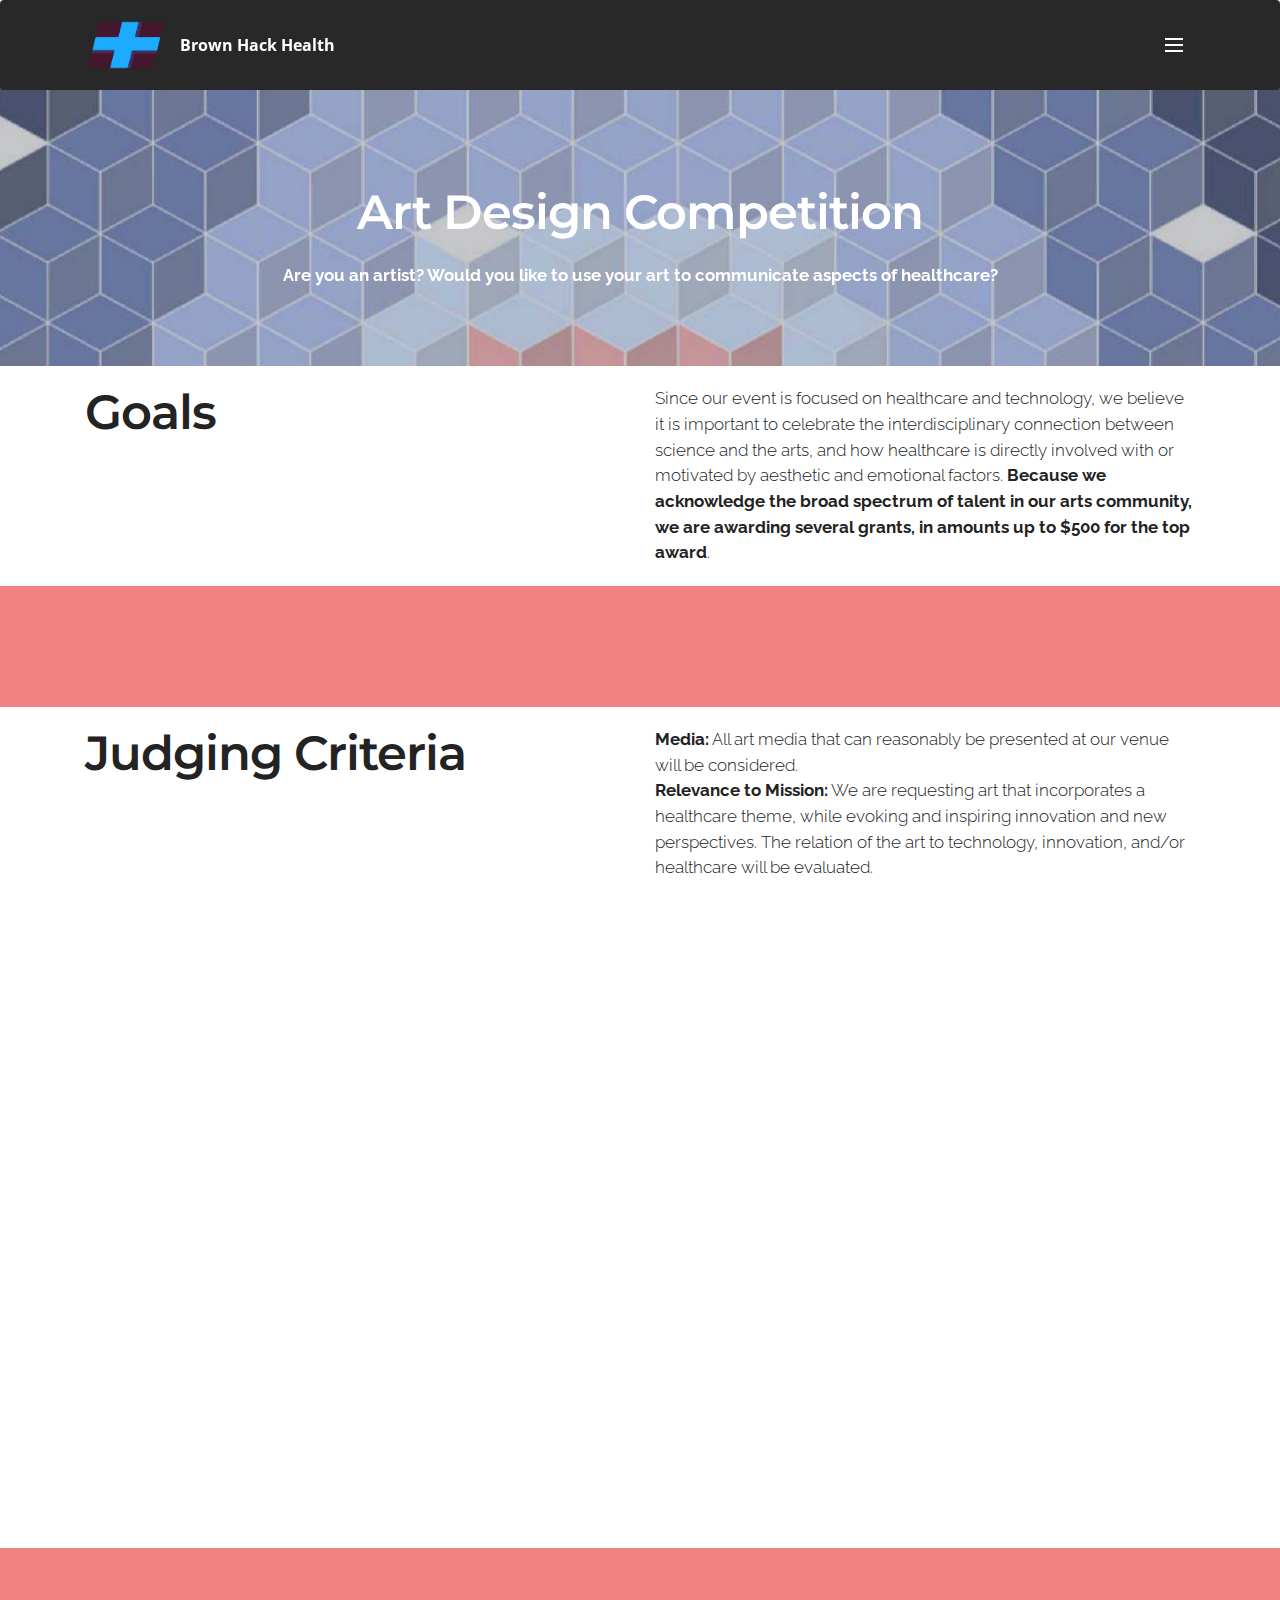
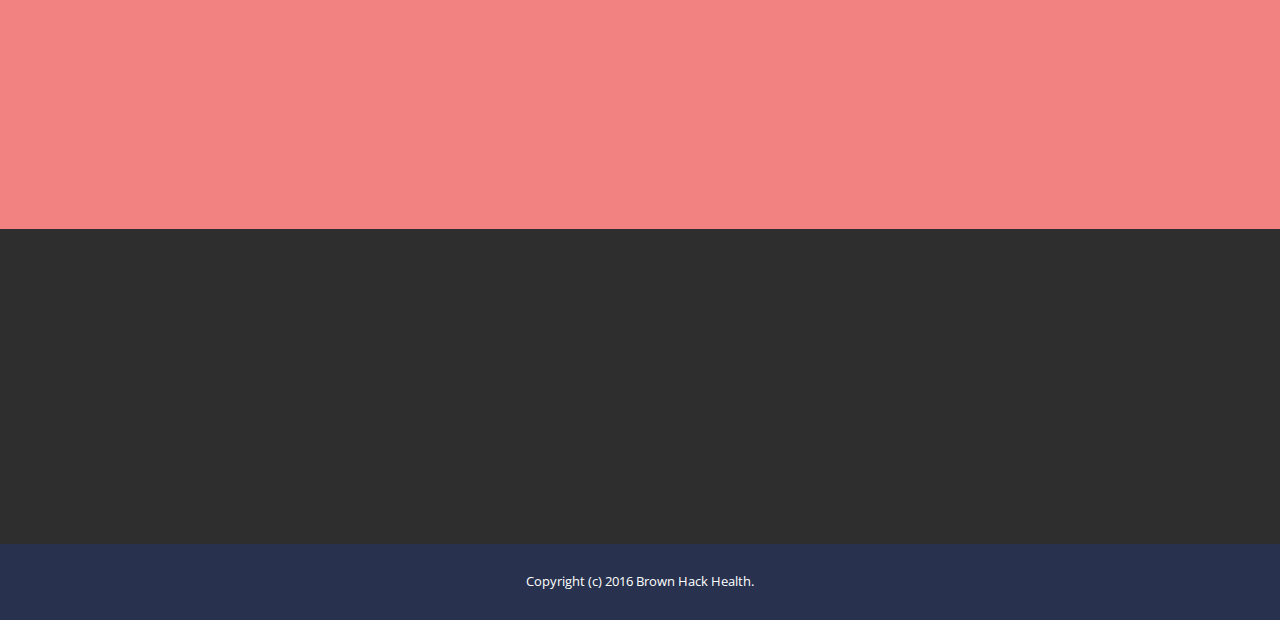
<file: NewWeb/Artgrant.html>
<!DOCTYPE html>
<html>
<head>
  <!-- Site made with Mobirise Website Builder v3.5.1, https://mobirise.com -->
  <meta charset="UTF-8">
  <meta http-equiv="X-UA-Compatible" content="IE=edge">
  <meta name="generator" content="Mobirise v3.5.1, mobirise.com">
  <meta name="viewport" content="width=device-width, initial-scale=1">
  <link rel="shortcut icon" href="assets/images/logo-blue-211x128-36.png" type="image/x-icon">
  <meta name="description" content="">
  <title>Art Design Grant</title>
  <link rel="stylesheet" href="https://fonts.googleapis.com/css?family=Lora:400,700,400italic,700italic&amp;subset=latin">
  <link rel="stylesheet" href="https://fonts.googleapis.com/css?family=Montserrat:400,700">
  <link rel="stylesheet" href="https://fonts.googleapis.com/css?family=Raleway:400,100,200,300,500,600,700,800,900">
  <link rel="stylesheet" href="assets/et-line-font-plugin/style.css">
  <link rel="stylesheet" href="assets/bootstrap-material-design-font/css/material.css">
  <link rel="stylesheet" href="assets/tether/tether.min.css">
  <link rel="stylesheet" href="assets/bootstrap/css/bootstrap.min.css">
  <link rel="stylesheet" href="assets/socicon/css/socicon.min.css">
  <link rel="stylesheet" href="assets/animate.css/animate.min.css">
  <link rel="stylesheet" href="assets/dropdown/css/style.css">
  <link rel="stylesheet" href="assets/theme/css/style.css">
  <link rel="stylesheet" href="assets/mobirise/css/mbr-additional.css" type="text/css">
  
  
  
</head>
<body>
<section id="ext_menu-0">

    <nav class="navbar navbar-dropdown">
        <div class="container">

            <div class="mbr-table">
                <div class="mbr-table-cell">

                    <div class="navbar-brand">
                        <a href="http://brownhackhealth.org" class="navbar-logo"><img src="assets/images/logo-blue-211x128-36.png" alt="BHH"></a>
                        <a class="navbar-caption" href="https://mobirise.com">Brown Hack Health</a>
                    </div>

                </div>
                <div class="mbr-table-cell">

                    <button class="navbar-toggler pull-xs-right" type="button" data-toggle="collapse" data-target="#exCollapsingNavbar">
                        <div class="hamburger-icon"></div>
                    </button>

                    <ul class="nav-dropdown collapse pull-xs-right nav navbar-nav navbar-toggleable-xl" id="exCollapsingNavbar"><li class="nav-item"><a class="nav-link link" href="index2.html"><span class="etl-icon icon-map-pin mbr-iconfont mbr-iconfont-btn"></span>OVERVIEW</a></li><li class="nav-item"><a class="nav-link link" href="aboutus.html"><span class="etl-icon icon-gears mbr-iconfont mbr-iconfont-btn"></span>ABOUT US</a></li><li class="nav-item"><a class="nav-link link" href="Artgrant.html"><span class="etl-icon icon-paintbrush mbr-iconfont mbr-iconfont-btn"></span>ART DESIGN GRANT</a></li><li class="nav-item nav-btn"><a class="nav-link btn btn-white btn-white-outline" href="https://mobirise.com/">DOWNLOAD</a></li></ul>
                    <button hidden="" class="navbar-toggler navbar-close" type="button" data-toggle="collapse" data-target="#exCollapsingNavbar">
                        <div class="close-icon"></div>
                    </button>

                </div>
            </div>

        </div>
    </nav>

</section>

<section class="mbr-section article mbr-section__container mbr-after-navbar" id="content6-1" style="background-color: rgb(255, 255, 255); padding-top: 20px; padding-bottom: 20px;">

    <div class="container">
        <div class="row">
            <div class="col-xs-12 col-md-6 lead"><h1></h1></div>
            <div class="col-xs-12 col-md-6 lead"></div>
        </div>
    </div>

</section>

<section class="mbr-section mbr-parallax-background" id="msg-box8-0" style="background-image: url(assets/images/bgsmall-2000x1250-23.jpg); padding-top: 120px; padding-bottom: 40px;">

    <div class="mbr-overlay" style="opacity: 0.1; background-color: rgb(40, 50, 78);">
    </div>
    <div class="container">
        <div class="row">
            <div class="col-md-8 col-md-offset-2 text-xs-center">
                <h3 class="mbr-section-title display-2">Art Design Competition</h3>
                <div class="lead"><p><strong>Are you an artist? Would you like to use your art to communicate aspects of healthcare?</strong></p></div>
                
            </div>
        </div>
    </div>

</section>

<section class="mbr-section article mbr-section__container" id="content6-0" style="background-color: rgb(255, 255, 255); padding-top: 20px; padding-bottom: 20px;">

    <div class="container">
        <div class="row">
            <div class="col-xs-12 col-md-6 lead"><h1>Goals</h1></div>
            <div class="col-xs-12 col-md-6 lead">Since our event is focused on healthcare and technology, we believe it is important to celebrate the interdisciplinary connection between science and the arts, and how healthcare is directly involved with or motivated by aesthetic and emotional factors. <strong>Because we acknowledge the broad spectrum of talent in our arts community, we are awarding several grants, in amounts up to $500 for the top award</strong>.</div>
        </div>
    </div>

</section>

<section class="mbr-section" id="msg-box8-1" style="background-color: rgb(242, 130, 129); padding-top: 0px; padding-bottom: 120px;">

    
    <div class="container">
        <div class="row">
            <div class="col-md-8 col-md-offset-2 text-xs-center">
                
                
                
            </div>
        </div>
    </div>

</section>

<section class="mbr-section article mbr-section__container" id="content6-3" style="background-color: rgb(255, 255, 255); padding-top: 20px; padding-bottom: 20px;">

    <div class="container">
        <div class="row">
            <div class="col-xs-12 col-md-6 lead"><h1>Judging Criteria</h1></div>
            <div class="col-xs-12 col-md-6 lead"><p><strong>Media:</strong> All art media that can reasonably be presented at our venue will be considered.
</p><p><strong>Relevance to Mission:</strong> We are requesting art that incorporates a healthcare theme, while evoking and inspiring innovation and new perspectives. The relation of the art to technology, innovation, and/or healthcare will be evaluated.
</p><p><strong>Creativity: </strong>We are looking forward to viewing your originality!
</p></div>
        </div>
    </div>

</section>

<section class="mbr-section article mbr-section__container" id="content6-2" style="background-color: rgb(255, 255, 255); padding-top: 20px; padding-bottom: 20px;">

    <div class="container">
        <div class="row">
            <div class="col-xs-12 col-md-6 lead"><h1>Application</h1></div>
            <div class="col-xs-12 col-md-6 lead"><p><strong>To enter, please email a proposal in .pdf to<a href="mailto:artgrants@brownhackhealth.org"> artgrants@brownhackhealth.org </a>addressing the following:
</strong></p><ol><li><strong>Experience:</strong> What is your concept and how do you anticipate that people will interact with it? Please include preliminary sketches or visualizations if possible.
</li><li><strong>Technical: </strong>How will you create or build this? How much time do you need? What type of materials will be involved? Again, any visualizations you can include would be helpful.
</li><li><strong>Plan for installing and removing:</strong> Include an estimate of how much space and assistance you will need, and how you will assure the venue will be left clean.
</li><li><strong>Safeguards:</strong> If there are any special measures that should be taken to protect the art or the viewers, please include your plan for handling these measures.
</li></ol></div>
        </div>
    </div>

</section>

<section class="mbr-section article mbr-section__container" id="content6-4" style="background-color: rgb(255, 255, 255); padding-top: 20px; padding-bottom: 20px;">

    <div class="container">
        <div class="row">
            <div class="col-xs-12 col-md-6 lead"><h1>Timeline</h1></div>
            <div class="col-xs-12 col-md-6 lead"><p>Applications are rolling, with the first awards determined before noon on <strong>September 6.&nbsp;</strong><span style="font-size: 1.07rem; line-height: 1.5;">A portion of funds up to 25% will be set aside for entrees received up to <strong>September 14</strong>, (two days before the event).</span></p><p><strong><br></strong></p><p><strong>September 15 to 16 —</strong>&nbsp;Art installed.
</p><p><strong>September 18 —&nbsp;</strong>Art should be removed after the event by 5pm, or donated.
</p></div>
        </div>
    </div>

</section>

<section class="mbr-section" id="msg-box8-2" style="background-color: rgb(242, 130, 129); padding-top: 160px; padding-bottom: 120px;">

    
    <div class="container">
        <div class="row">
            <div class="col-md-8 col-md-offset-2 text-xs-center">
                
                
                
            </div>
        </div>
    </div>

</section>

<section class="mbr-section mbr-section-md-padding mbr-footer footer1" id="contacts1-0" style="background-color: rgb(46, 46, 46); padding-top: 90px; padding-bottom: 90px;">
    
    <div class="container">
        <div class="row">
            <div class="mbr-footer-content col-xs-12 col-md-3">
                <div><img src="assets/images/logo-blue-128x77-94.png"></div>
            </div>
            <div class="mbr-footer-content col-xs-12 col-md-3">
                <p><strong>Address</strong><br>The Warren Alpert Medical School <br>of Brown University<br>222 Richmond Street<br>Providence RI, 02912<br></p>
            </div>
            <div class="mbr-footer-content col-xs-12 col-md-3">
                <p><strong>Contacts</strong><br>Brown Hack Health 2016<br>Email: team@brownhackhealth.org<br></p>
            </div>
            <div class="mbr-footer-content col-xs-12 col-md-3">
                <p><strong>Links</strong><br>
<a class="text-primary" href="https://mobirise.com/">Website builder</a><br>
<a class="text-primary" href="https://mobirise.com/mobirise-free-win.zip">Download for Windows</a><br><br></p>
            </div>

        </div>
    </div>
</section>

<footer class="mbr-small-footer mbr-section mbr-section-nopadding" id="footer1-0" style="background-color: rgb(40, 50, 78); padding-top: 1.75rem; padding-bottom: 1.75rem;">
    
    <div class="container">
        <p class="text-xs-center">Copyright (c) 2016 Brown Hack Health.</p>
    </div>
</footer>


  <script src="assets/web/assets/jquery/jquery.min.js"></script>
  <script src="assets/tether/tether.min.js"></script>
  <script src="assets/bootstrap/js/bootstrap.min.js"></script>
  <script src="assets/smooth-scroll/SmoothScroll.js"></script>
  <script src="assets/viewportChecker/jquery.viewportchecker.js"></script>
  <script src="assets/dropdown/js/script.min.js"></script>
  <script src="assets/touchSwipe/jquery.touchSwipe.min.js"></script>
  <script src="assets/jarallax/jarallax.js"></script>
  <script src="assets/theme/js/script.js"></script>
  
  
  <input name="animation" type="hidden">
  </body>
</html>
</file>
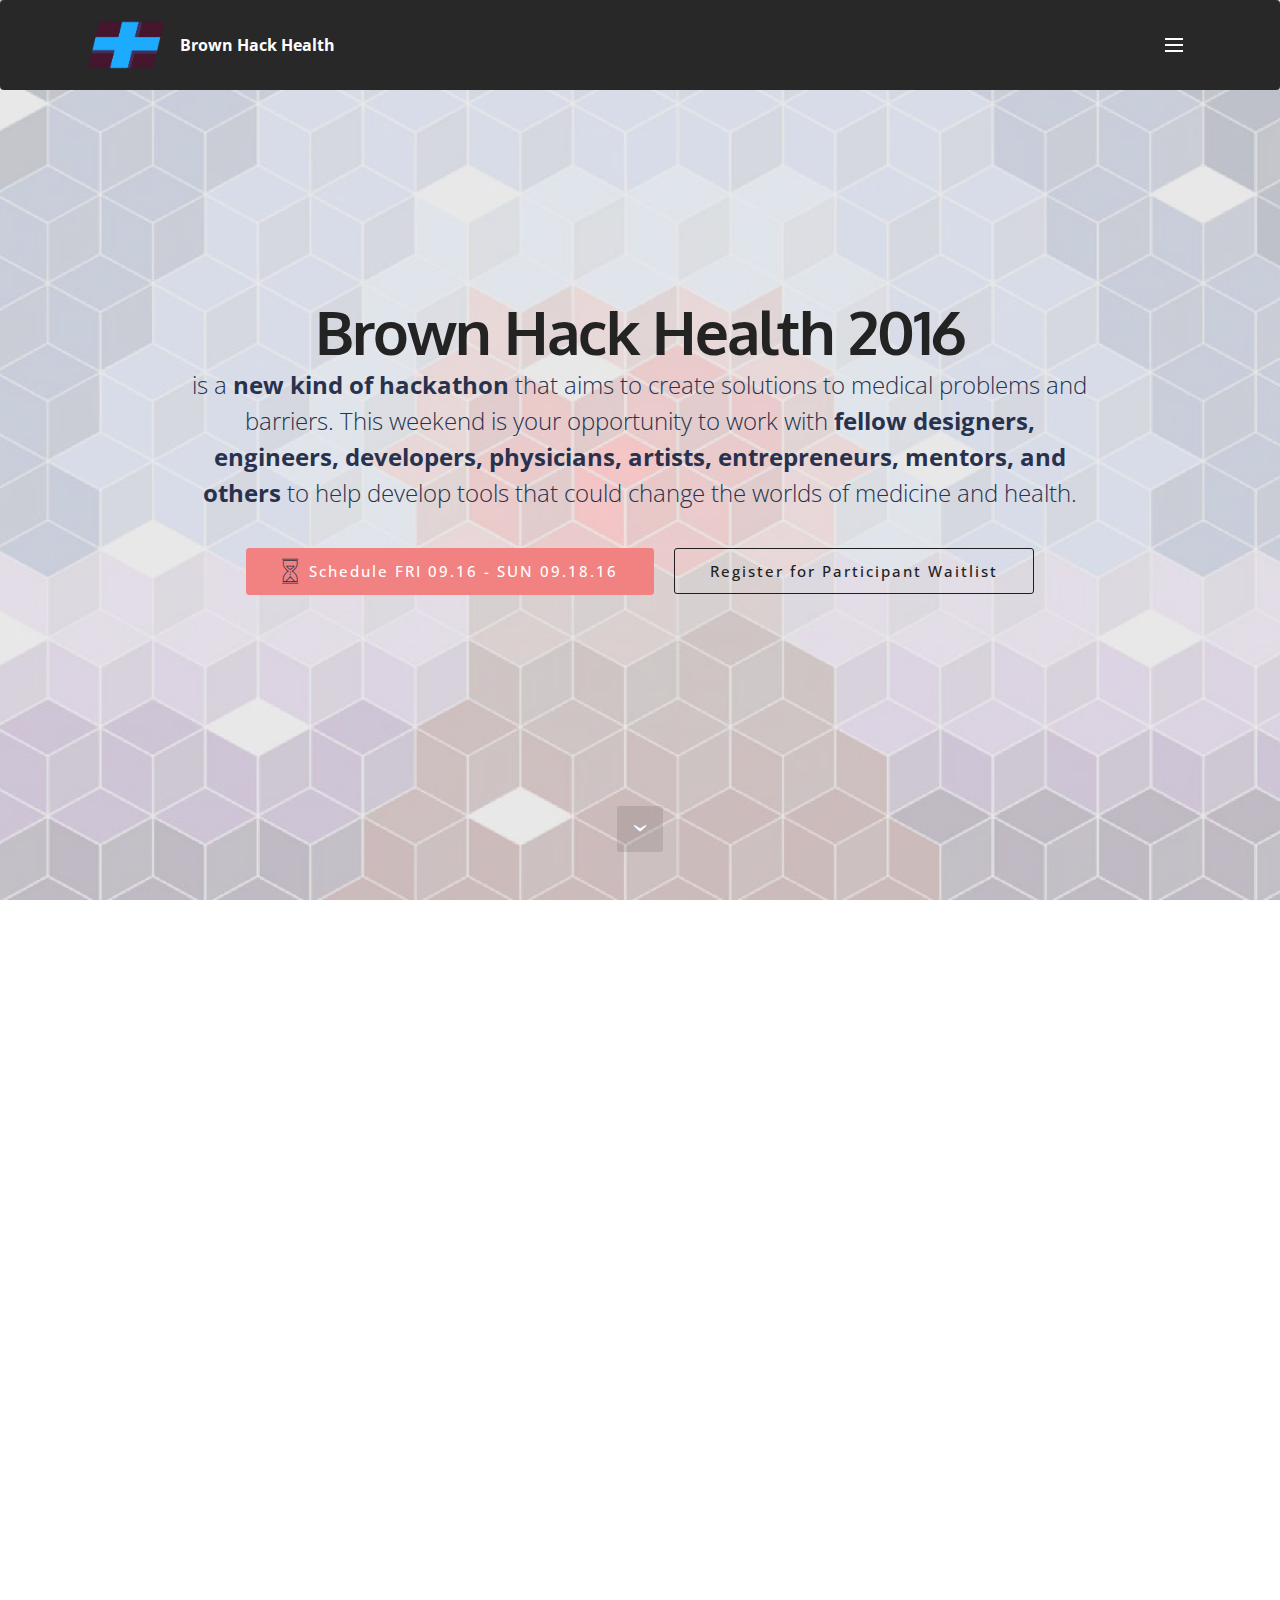
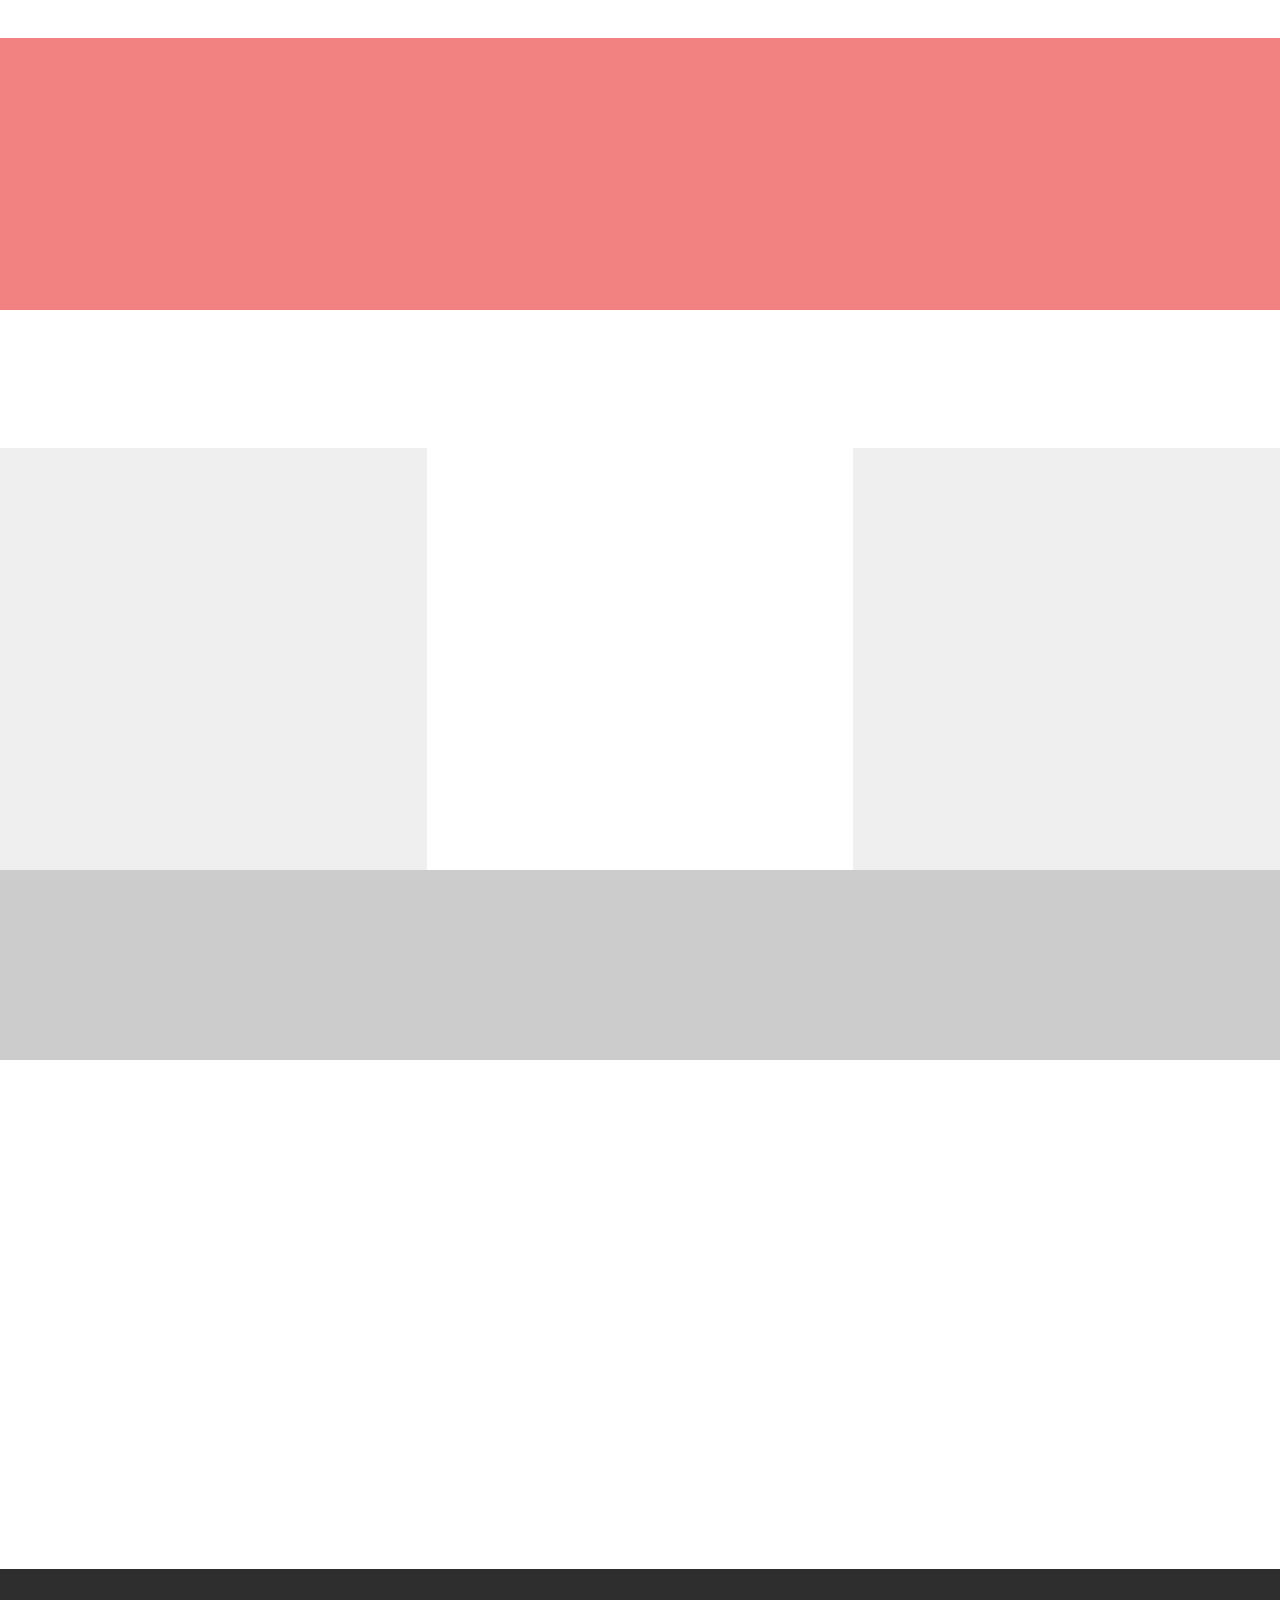
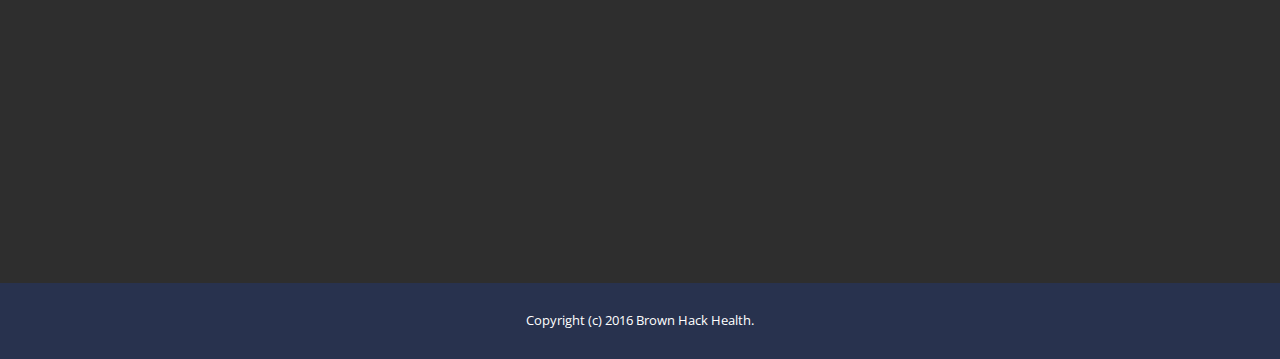
<file: NewWeb/index2.html>
<!DOCTYPE html>
<html>
<head>
  <!-- Site made with Mobirise Website Builder v3.5.1, https://mobirise.com -->
  <meta charset="UTF-8">
  <meta http-equiv="X-UA-Compatible" content="IE=edge">
  <meta name="generator" content="Mobirise v3.5.1, mobirise.com">
  <meta name="viewport" content="width=device-width, initial-scale=1">
  <link rel="shortcut icon" href="assets/images/logo-blue-211x128-36.png" type="image/x-icon">
  <meta name="description" content="">
  
  <link rel="stylesheet" href="https://fonts.googleapis.com/css?family=Lora:400,700,400italic,700italic&amp;subset=latin">
  <link rel="stylesheet" href="https://fonts.googleapis.com/css?family=Montserrat:400,700">
  <link rel="stylesheet" href="https://fonts.googleapis.com/css?family=Raleway:400,100,200,300,500,600,700,800,900">
  <link rel="stylesheet" href="assets/et-line-font-plugin/style.css">
  <link rel="stylesheet" href="assets/bootstrap-material-design-font/css/material.css">
  <link rel="stylesheet" href="assets/tether/tether.min.css">
  <link rel="stylesheet" href="assets/bootstrap/css/bootstrap.min.css">
  <link rel="stylesheet" href="assets/socicon/css/socicon.min.css">
  <link rel="stylesheet" href="assets/animate.css/animate.min.css">
  <link rel="stylesheet" href="assets/dropdown/css/style.css">
  <link rel="stylesheet" href="assets/theme/css/style.css">
  <link rel="stylesheet" href="assets/mobirise-gallery/style.css">
  <link rel="stylesheet" href="assets/mobirise/css/mbr-additional.css" type="text/css">
  
  
  
</head>
<body>
<section id="ext_menu-0">

    <nav class="navbar navbar-dropdown">
        <div class="container">

            <div class="mbr-table">
                <div class="mbr-table-cell">

                    <div class="navbar-brand">
                        <a href="http://brownhackhealth.org" class="navbar-logo"><img src="assets/images/logo-blue-211x128-36.png" alt="BHH"></a>
                        <a class="navbar-caption" href="https://mobirise.com">Brown Hack Health</a>
                    </div>

                </div>
                <div class="mbr-table-cell">

                    <button class="navbar-toggler pull-xs-right" type="button" data-toggle="collapse" data-target="#exCollapsingNavbar">
                        <div class="hamburger-icon"></div>
                    </button>

                    <ul class="nav-dropdown collapse pull-xs-right nav navbar-nav navbar-toggleable-xl" id="exCollapsingNavbar"><li class="nav-item"><a class="nav-link link" href="index2.html"><span class="etl-icon icon-map-pin mbr-iconfont mbr-iconfont-btn"></span>OVERVIEW</a></li><li class="nav-item"><a class="nav-link link" href="aboutus.html"><span class="etl-icon icon-gears mbr-iconfont mbr-iconfont-btn"></span>ABOUT US</a></li><li class="nav-item"><a class="nav-link link" href="Artgrant.html"><span class="etl-icon icon-paintbrush mbr-iconfont mbr-iconfont-btn"></span>ART DESIGN GRANT</a></li><li class="nav-item nav-btn"><a class="nav-link btn btn-white btn-white-outline" href="https://mobirise.com/">DOWNLOAD</a></li></ul>
                    <button hidden="" class="navbar-toggler navbar-close" type="button" data-toggle="collapse" data-target="#exCollapsingNavbar">
                        <div class="close-icon"></div>
                    </button>

                </div>
            </div>

        </div>
    </nav>

</section>

<section class="mbr-section mbr-section-hero mbr-section-full mbr-section-with-arrow mbr-after-navbar" id="header1-0" style="background-image: url(assets/images/bgsmall-2000x1250-24.jpg);">

    <div class="mbr-overlay" style="opacity: 0.7; background-color: rgb(239, 239, 239);"></div>

    <div class="mbr-table-cell">

        <div class="container">
            <div class="row">
                <div class="mbr-section col-md-10 col-md-offset-1 text-xs-center">

                    <h1 class="mbr-section-title display-1">Brown Hack Health 2016</h1>
                    <p class="mbr-section-lead lead"><span style="font-style: normal;">is a <strong>new kind of hackathon</strong> that aims to create solutions to medical problems and barriers. This weekend is your opportunity to work with <strong>fellow designers, engineers, developers, physicians, artists, entrepreneurs, mentors, and others</strong> to help develop tools that could change the worlds of medicine and health.</span><br></p>
                    <div class="mbr-section-btn"><a class="btn btn-lg btn-danger" href="https://mobirise.com"><span class="etl-icon icon-hourglass mbr-iconfont mbr-iconfont-btn"></span>Schedule FRI 09.16 - SUN 09.18.16</a> <a class="btn btn-lg btn-black-outline btn-black" href="https://goo.gl/forms/JglaNTNkqyHataaJ3">Register for Participant Waitlist</a></div>
                </div>
            </div>
        </div>
    </div>
    
    <div class="mbr-arrow mbr-arrow-floating" aria-hidden="true"><a href="#header3-2"><i class="mbr-arrow-icon"></i></a></div>

</section>

<section class="mbr-section mbr-section__container" id="header3-2" style="background-color: rgb(255, 255, 255); padding-top: 60px; padding-bottom: 0px;">
    <div class="container">
        <div class="row">
            <div class="col-xs-12">
                <h3 class="mbr-section-title display-2"><span style="font-weight: normal;">Keynote Speaker</span>&nbsp;<span style="color: inherit; font-size: 3rem; line-height: 1.1;">JOHN SCULLEY '61</span></h3>
                
            </div>
        </div>
    </div>
</section>

<section class="mbr-section article mbr-section__container" id="content2-0" style="background-color: rgb(255, 255, 255); padding-top: 20px; padding-bottom: 20px;">

    <div class="container">
        <div class="row">
            <div class="col-xs-12 lead"><p>John Sculley III, Brown alum ‘61, former CEO of Apple and former President of PepsiCo, (pictured center) will be attending Brown Hack Health 2016 as the keynote speaker. His expertise with, involvement in, and advocacy for technological and now healthcare innovation, especially in telemedicine, provides great direction for tackling the healthcare issues presented at the hackathon. Some of his work in healthcare technology currently include co-founding <a href="https://misfit.com">Misfit Wearables</a> and serving as vice-chairman of <a href="https://welcome.mdlive.com">MDLive</a>.</p></div>
        </div>
    </div>

</section>

<section class="mbr-section" id="msg-box5-0" style="background-color: rgb(255, 255, 255); padding-top: 0px; padding-bottom: 0px;">

    
    <div class="container">
        <div class="row">
            <div class="mbr-table-md-up">

              <div class="mbr-table-cell mbr-right-padding-md-up mbr-valign-top col-md-7">
                  <div class="mbr-figure"><img src="assets/images/jc-1400x918-0.jpg"></div>
              </div>

              


              <div class="mbr-table-cell col-md-5 text-xs-center text-md-left">
                  <h3 class="mbr-section-title display-2"><span style="font-weight: normal;">"We are entering a new era of </span>disruptive innovation<span style="font-weight: normal;">, especially in healthcare and wellness services, where </span>consumers will take charge of their own health.<span style="font-weight: normal;">" —JS</span></h3>
                  

                  
              </div>


              

            </div>
        </div>
    </div>

</section>

<section class="mbr-section article mbr-section__container" id="content1-0" style="background-color: rgb(255, 255, 255); padding-top: 0px; padding-bottom: 20px;">

    <div class="container">
        <div class="row">
            <div class="col-xs-12 lead"><p>Image credit: flickr, CC 2.0</p></div>
        </div>
    </div>

</section>

<section class="mbr-section" id="msg-box3-0" style="background-color: rgb(242, 130, 129); padding-top: 40px; padding-bottom: 40px;">

    
    <div class="container">
        <div class="row">
            <div class="col-md-8 col-md-offset-2 text-xs-center">
                <h3 class="mbr-section-title display-2">Why Hackathon?</h3>
                <div class="lead"><p>ldfjldkf</p></div>
                <div><a class="btn btn-black" href="http://www.wired.com/2014/06/medical-technology-hackathons-are-saving-lives-we-need-more/">Healthcare Hackathon in WIRED MAGAZINE</a></div>
            </div>
        </div>
    </div>

</section>

<section class="mbr-section mbr-section__container" id="header3-1" style="background-color: rgb(255, 255, 255); padding-top: 60px; padding-bottom: 0px;">
    <div class="container">
        <div class="row">
            <div class="col-xs-12">
                <h3 class="mbr-section-title display-2">Our 24h Event Schedule</h3>
                
            </div>
        </div>
    </div>
</section>

<section class="mbr-cards mbr-section mbr-section-nopadding" id="features2-1" style="background-color: rgb(255, 255, 255);">

        

    <div class="mbr-cards-row row striped">

        <div class="mbr-cards-col col-xs-12 col-lg-4" style="padding-top: 0px; padding-bottom: 80px;">
            <div class="container">
                <div class="card cart-block">
                    <div class="card-img"><a href="https://mobirise.com" class="etl-icon icon-chat mbr-iconfont mbr-iconfont-features2" style="color: rgb(226, 80, 65);"></a></div>
                    <div class="card-block">
                        <h4 class="card-title">Friday: 3h</h4>
                        <h5 class="card-subtitle">September 16</h5>
                        <p class="card-text">Bootstrap 4 has been noted as one of the most reliable and proven frameworks and Mobirise has been equipped to develop websites using this framework.</p>
                        
                    </div>
                </div>
            </div>
        </div>
        <div class="mbr-cards-col col-xs-12 col-lg-4" style="padding-top: 0px; padding-bottom: 80px;">
            <div class="container">
                <div class="card cart-block">
                    <div class="card-img"><a href="https://mobirise.com" class="etl-icon icon-tools mbr-iconfont mbr-iconfont-features2" style="color: rgb(226, 80, 65);"></a></div>
                    <div class="card-block">
                        <h4 class="card-title">Saturday: 14h+</h4>
                        <h5 class="card-subtitle">September 17</h5>
                        <p class="card-text">One of Bootstrap 4's big points is responsiveness and Mobirise makes effective use of this by generating highly responsive website for you.</p>
                        
                    </div>
                </div>
            </div>
        </div>
        <div class="mbr-cards-col col-xs-12 col-lg-4" style="padding-top: 0px; padding-bottom: 80px;">
            <div class="container">
                <div class="card cart-block">
                    <div class="card-img"><a href="https://mobirise.com" class="etl-icon icon-trophy mbr-iconfont mbr-iconfont-features2" style="color: rgb(226, 80, 65);"></a></div>
                    <div class="card-block">
                        <h4 class="card-title">Sunday: 7h</h4>
                        <h5 class="card-subtitle">September 18</h5>
                        <p class="card-text">Google has a highly exhaustive list of fonts compiled into its web font platform and Mobirise makes it easy for you to use them on your website easily and freely.</p>
                        
                    </div>
                </div>
            </div>
        </div>
        
        
        
    </div>
</section>

<section class="mbr-section mbr-section-md-padding" id="social-buttons2-0" style="background-color: rgb(204, 204, 204); padding-top: 30px; padding-bottom: 30px;">
    
    <div class="container">
        <div class="row">
            <div class="col-md-8 col-md-offset-2 text-xs-center">
                <h3 class="mbr-section-title display-2">FOLLOW US</h3>
                <div><a class="btn btn-social" title="Twitter" target="_blank" href="https://twitter.com/mobirise"><i class="socicon socicon-twitter"></i></a> <a class="btn btn-social" title="Facebook" target="_blank" href="https://www.facebook.com/pages/Mobirise/1616226671953247"><i class="socicon socicon-facebook"></i></a>         </div>
            </div>
        </div>
    </div>
</section>

<section class="mbr-gallery mbr-section mbr-section-nopadding mbr-slider-carousel" id="gallery3-0" data-filter="true" style="background-color: rgb(255, 255, 255); padding-top: 0rem; padding-bottom: 3rem;">
    <!-- Filter -->
    <div class="mbr-gallery-filter container gallery-filter-active">
    </div>

    <!-- Gallery -->
    <div class="mbr-gallery-row container">
        <div class=" mbr-gallery-layout-default">
            <div>
                <div>
                    <div class="mbr-gallery-item" data-tags="Partner" data-video-url="false" style="padding: 0rem;">
                        <a href="#lb-gallery3-0" data-slide-to="0" data-toggle="modal">
                            
                            

                            <img alt="" src="assets/images/slide1-2000x1250-39-2000x1250-99.jpg">
                            
                            <span class="icon-focus"></span>
                            
                        </a>
                    </div><div class="mbr-gallery-item" data-tags="Partner" data-video-url="false" style="padding: 0rem;">
                        <a href="#lb-gallery3-0" data-slide-to="1" data-toggle="modal">
                            
                            

                            <img alt="" src="assets/images/slide2-2000x1250-31-2000x1250-68.jpg">
                            
                            <span class="icon-focus"></span>
                            
                        </a>
                    </div><div class="mbr-gallery-item" data-tags="Partner" data-video-url="false" style="padding: 0rem;">
                        <a href="#lb-gallery3-0" data-slide-to="2" data-toggle="modal">
                            
                            

                            <img alt="" src="assets/images/slide3-2000x1250-33-2000x1250-95.jpg">
                            
                            <span class="icon-focus"></span>
                            
                        </a>
                    </div><div class="mbr-gallery-item" data-tags="Partner" data-video-url="false" style="padding: 0rem;">
                        <a href="#lb-gallery3-0" data-slide-to="3" data-toggle="modal">
                            
                            

                            <img alt="" src="assets/images/slide4-2000x1250-67-2000x1250-45.jpg">
                            
                            <span class="icon-focus"></span>
                            
                        </a>
                    </div><div class="mbr-gallery-item" data-tags="Partner" data-video-url="false" style="padding: 0rem;">
                        <a href="#lb-gallery3-0" data-slide-to="4" data-toggle="modal">
                            
                            

                            <img alt="" src="assets/images/slide5-2000x1250-37-2000x1250-87.jpg">
                            
                            <span class="icon-focus"></span>
                            
                        </a>
                    </div><div class="mbr-gallery-item" data-tags="Sponsor" data-video-url="false" style="padding: 0rem;">
                        <a href="#lb-gallery3-0" data-slide-to="5" data-toggle="modal">
                            
                            

                            <img alt="" src="assets/images/slide6-2000x1250-18-2000x1250-59.jpg">
                            
                            <span class="icon-focus"></span>
                            
                        </a>
                    </div><div class="mbr-gallery-item" data-tags="Sponsor" data-video-url="false" style="padding: 0rem;">
                        <a href="#lb-gallery3-0" data-slide-to="6" data-toggle="modal">
                            
                            

                            <img alt="" src="assets/images/slide7-2000x1250-33-2000x1250-11.jpg">
                            
                            <span class="icon-focus"></span>
                            
                        </a>
                    </div>
                </div>
            </div>
            <div class="clearfix"></div>
        </div>
    </div>

    <!-- Lightbox -->
    <div data-app-prevent-settings="" class="mbr-slider modal fade carousel slide" tabindex="-1" data-keyboard="true" data-interval="false" id="lb-gallery3-0">
        <div class="modal-dialog">
            <div class="modal-content">
                <div class="modal-body">
                    <ol class="carousel-indicators">
                        <li data-app-prevent-settings="" data-target="#lb-gallery3-0" data-slide-to="0"></li><li data-app-prevent-settings="" data-target="#lb-gallery3-0" data-slide-to="1"></li><li data-app-prevent-settings="" data-target="#lb-gallery3-0" data-slide-to="2"></li><li data-app-prevent-settings="" data-target="#lb-gallery3-0" data-slide-to="3"></li><li data-app-prevent-settings="" data-target="#lb-gallery3-0" data-slide-to="4"></li><li data-app-prevent-settings="" data-target="#lb-gallery3-0" data-slide-to="5"></li><li data-app-prevent-settings="" data-target="#lb-gallery3-0" class=" active" data-slide-to="6"></li>
                    </ol>
                    <div class="carousel-inner">
                        <div class="carousel-item">
                            <img alt="" src="assets/images/slide1-2000x1250-39.jpg">
                        </div><div class="carousel-item">
                            <img alt="" src="assets/images/slide2-2000x1250-31.jpg">
                        </div><div class="carousel-item">
                            <img alt="" src="assets/images/slide3-2000x1250-33.jpg">
                        </div><div class="carousel-item">
                            <img alt="" src="assets/images/slide4-2000x1250-67.jpg">
                        </div><div class="carousel-item">
                            <img alt="" src="assets/images/slide5-2000x1250-37.jpg">
                        </div><div class="carousel-item">
                            <img alt="" src="assets/images/slide6-2000x1250-18.jpg">
                        </div><div class="carousel-item active">
                            <img alt="" src="assets/images/slide7-2000x1250-33.jpg">
                        </div>
                    </div>
                    <a class="left carousel-control" role="button" data-slide="prev" href="#lb-gallery3-0">
                        <span class="icon-prev" aria-hidden="true"></span>
                        <span class="sr-only">Previous</span>
                    </a>
                    <a class="right carousel-control" role="button" data-slide="next" href="#lb-gallery3-0">
                        <span class="icon-next" aria-hidden="true"></span>
                        <span class="sr-only">Next</span>
                    </a>

                    <a class="close" href="#" role="button" data-dismiss="modal">
                        <span aria-hidden="true">×</span>
                        <span class="sr-only">Close</span>
                    </a>
                </div>
            </div>
        </div>
    </div>
</section>

<section class="mbr-section mbr-section-md-padding mbr-footer footer1" id="contacts1-0" style="background-color: rgb(46, 46, 46); padding-top: 90px; padding-bottom: 90px;">
    
    <div class="container">
        <div class="row">
            <div class="mbr-footer-content col-xs-12 col-md-3">
                <div><img src="assets/images/logo-blue-128x77-12.png"></div>
            </div>
            <div class="mbr-footer-content col-xs-12 col-md-3">
                <p><strong>Address</strong><br>The Warren Alpert Medical School <br>of Brown University<br>222 Richmond Street<br>Providence RI, 02912<br></p>
            </div>
            <div class="mbr-footer-content col-xs-12 col-md-3">
                <p><strong>Contacts</strong><br>Brown Hack Health 2016<br>Email: team@brownhackhealth.org<br></p>
            </div>
            <div class="mbr-footer-content col-xs-12 col-md-3">
                <p><strong>Links</strong><br>
<a class="text-primary" href="https://mobirise.com/">Website builder</a><br>
<a class="text-primary" href="https://mobirise.com/mobirise-free-win.zip">Download for Windows</a><br><br></p>
            </div>

        </div>
    </div>
</section>

<footer class="mbr-small-footer mbr-section mbr-section-nopadding" id="footer1-0" style="background-color: rgb(40, 50, 78); padding-top: 1.75rem; padding-bottom: 1.75rem;">
    
    <div class="container">
        <p class="text-xs-center">Copyright (c) 2016 Brown Hack Health.</p>
    </div>
</footer>


  <script src="assets/web/assets/jquery/jquery.min.js"></script>
  <script src="assets/tether/tether.min.js"></script>
  <script src="assets/bootstrap/js/bootstrap.min.js"></script>
  <script src="assets/smooth-scroll/SmoothScroll.js"></script>
  <script src="assets/viewportChecker/jquery.viewportchecker.js"></script>
  <script src="assets/dropdown/js/script.min.js"></script>
  <script src="assets/touchSwipe/jquery.touchSwipe.min.js"></script>
  <script src="assets/masonry/masonry.pkgd.min.js"></script>
  <script src="assets/imagesloaded/imagesloaded.pkgd.min.js"></script>
  <script src="assets/bootstrap-carousel-swipe/bootstrap-carousel-swipe.js"></script>
  <script src="assets/theme/js/script.js"></script>
  <script src="assets/mobirise-gallery/script.js"></script>
  
  
  <input name="animation" type="hidden">
  </body>
</html>
</file>
<file: assets/web/assets/mobirise-icons2/mobirise2.css>
@font-face {
  font-family: 'Moririse2';
  font-display: swap;
  src:  url('mobirise2.eot?f2bix4');
  src:  url('mobirise2.eot?f2bix4#iefix') format('embedded-opentype'),
    url('mobirise2.ttf?f2bix4') format('truetype'),
    url('mobirise2.woff?f2bix4') format('woff'),
    url('mobirise2.svg?f2bix4#mobirise2') format('svg');
  font-weight: normal;
  font-style: normal;
}

[class^="mobi-"], [class*=" mobi-"] {
  /* use !important to prevent issues with browser extensions that change fonts */
  font-family: 'Moririse2' !important;
  speak: none;
  font-style: normal;
  font-weight: normal;
  font-variant: normal;
  text-transform: none;
  line-height: 1;

  /* Better Font Rendering =========== */
  -webkit-font-smoothing: antialiased;
  -moz-osx-font-smoothing: grayscale;
}

.mobi-mbri-add-submenu:before {
  content: "\e900";
}
.mobi-mbri-alert:before {
  content: "\e901";
}
.mobi-mbri-align-center:before {
  content: "\e902";
}
.mobi-mbri-align-justify:before {
  content: "\e903";
}
.mobi-mbri-align-left:before {
  content: "\e904";
}
.mobi-mbri-align-right:before {
  content: "\e905";
}
.mobi-mbri-android:before {
  content: "\e906";
}
.mobi-mbri-apple:before {
  content: "\e907";
}
.mobi-mbri-arrow-down:before {
  content: "\e908";
}
.mobi-mbri-arrow-next:before {
  content: "\e909";
}
.mobi-mbri-arrow-prev:before {
  content: "\e90a";
}
.mobi-mbri-arrow-up:before {
  content: "\e90b";
}
.mobi-mbri-bold:before {
  content: "\e90c";
}
.mobi-mbri-bookmark:before {
  content: "\e90d";
}
.mobi-mbri-bootstrap:before {
  content: "\e90e";
}
.mobi-mbri-briefcase:before {
  content: "\e90f";
}
.mobi-mbri-browse:before {
  content: "\e910";
}
.mobi-mbri-bulleted-list:before {
  content: "\e911";
}
.mobi-mbri-calendar:before {
  content: "\e912";
}
.mobi-mbri-camera:before {
  content: "\e913";
}
.mobi-mbri-cart-add:before {
  content: "\e914";
}
.mobi-mbri-cart-full:before {
  content: "\e915";
}
.mobi-mbri-cash:before {
  content: "\e916";
}
.mobi-mbri-change-style:before {
  content: "\e917";
}
.mobi-mbri-chat:before {
  content: "\e918";
}
.mobi-mbri-clock:before {
  content: "\e919";
}
.mobi-mbri-close:before {
  content: "\e91a";
}
.mobi-mbri-cloud:before {
  content: "\e91b";
}
.mobi-mbri-code:before {
  content: "\e91c";
}
.mobi-mbri-contact-form:before {
  content: "\e91d";
}
.mobi-mbri-credit-card:before {
  content: "\e91e";
}
.mobi-mbri-cursor-click:before {
  content: "\e91f";
}
.mobi-mbri-cust-feedback:before {
  content: "\e920";
}
.mobi-mbri-database:before {
  content: "\e921";
}
.mobi-mbri-delivery:before {
  content: "\e922";
}
.mobi-mbri-desktop:before {
  content: "\e923";
}
.mobi-mbri-devices:before {
  content: "\e924";
}
.mobi-mbri-down:before {
  content: "\e925";
}
.mobi-mbri-download-2:before {
  content: "\e926";
}
.mobi-mbri-download:before {
  content: "\e927";
}
.mobi-mbri-drag-n-drop-2:before {
  content: "\e928";
}
.mobi-mbri-drag-n-drop:before {
  content: "\e929";
}
.mobi-mbri-edit-2:before {
  content: "\e92a";
}
.mobi-mbri-edit:before {
  content: "\e92b";
}
.mobi-mbri-error:before {
  content: "\e92c";
}
.mobi-mbri-extension:before {
  content: "\e92d";
}
.mobi-mbri-features:before {
  content: "\e92e";
}
.mobi-mbri-file:before {
  content: "\e92f";
}
.mobi-mbri-flag:before {
  content: "\e930";
}
.mobi-mbri-folder:before {
  content: "\e931";
}
.mobi-mbri-gift:before {
  content: "\e932";
}
.mobi-mbri-github:before {
  content: "\e933";
}
.mobi-mbri-globe-2:before {
  content: "\e934";
}
.mobi-mbri-globe:before {
  content: "\e935";
}
.mobi-mbri-growing-chart:before {
  content: "\e936";
}
.mobi-mbri-hearth:before {
  content: "\e937";
}
.mobi-mbri-help:before {
  content: "\e938";
}
.mobi-mbri-home:before {
  content: "\e939";
}
.mobi-mbri-hot-cup:before {
  content: "\e93a";
}
.mobi-mbri-idea:before {
  content: "\e93b";
}
.mobi-mbri-image-gallery:before {
  content: "\e93c";
}
.mobi-mbri-image-slider:before {
  content: "\e93d";
}
.mobi-mbri-info:before {
  content: "\e93e";
}
.mobi-mbri-italic:before {
  content: "\e93f";
}
.mobi-mbri-key:before {
  content: "\e940";
}
.mobi-mbri-laptop:before {
  content: "\e941";
}
.mobi-mbri-layers:before {
  content: "\e942";
}
.mobi-mbri-left-right:before {
  content: "\e943";
}
.mobi-mbri-left:before {
  content: "\e944";
}
.mobi-mbri-letter:before {
  content: "\e945";
}
.mobi-mbri-like:before {
  content: "\e946";
}
.mobi-mbri-link:before {
  content: "\e947";
}
.mobi-mbri-lock:before {
  content: "\e948";
}
.mobi-mbri-login:before {
  content: "\e949";
}
.mobi-mbri-logout:before {
  content: "\e94a";
}
.mobi-mbri-magic-stick:before {
  content: "\e94b";
}
.mobi-mbri-map-pin:before {
  content: "\e94c";
}
.mobi-mbri-menu:before {
  content: "\e94d";
}
.mobi-mbri-mobile-2:before {
  content: "\e94e";
}
.mobi-mbri-mobile-horizontal:before {
  content: "\e94f";
}
.mobi-mbri-mobile:before {
  content: "\e950";
}
.mobi-mbri-mobirise:before {
  content: "\e951";
}
.mobi-mbri-more-horizontal:before {
  content: "\e952";
}
.mobi-mbri-more-vertical:before {
  content: "\e953";
}
.mobi-mbri-music:before {
  content: "\e954";
}
.mobi-mbri-new-file:before {
  content: "\e955";
}
.mobi-mbri-numbered-list:before {
  content: "\e956";
}
.mobi-mbri-opened-folder:before {
  content: "\e957";
}
.mobi-mbri-pages:before {
  content: "\e958";
}
.mobi-mbri-paper-plane:before {
  content: "\e959";
}
.mobi-mbri-paperclip:before {
  content: "\e95a";
}
.mobi-mbri-phone:before {
  content: "\e95b";
}
.mobi-mbri-photo:before {
  content: "\e95c";
}
.mobi-mbri-photos:before {
  content: "\e95d";
}
.mobi-mbri-pin:before {
  content: "\e95e";
}
.mobi-mbri-play:before {
  content: "\e95f";
}
.mobi-mbri-plus:before {
  content: "\e960";
}
.mobi-mbri-preview:before {
  content: "\e961";
}
.mobi-mbri-print:before {
  content: "\e962";
}
.mobi-mbri-protect:before {
  content: "\e963";
}
.mobi-mbri-question:before {
  content: "\e964";
}
.mobi-mbri-quote-left:before {
  content: "\e965";
}
.mobi-mbri-quote-right:before {
  content: "\e966";
}
.mobi-mbri-redo:before {
  content: "\e967";
}
.mobi-mbri-refresh:before {
  content: "\e968";
}
.mobi-mbri-responsive-2:before {
  content: "\e969";
}
.mobi-mbri-responsive:before {
  content: "\e96a";
}
.mobi-mbri-right:before {
  content: "\e96b";
}
.mobi-mbri-rocket:before {
  content: "\e96c";
}
.mobi-mbri-sad-face:before {
  content: "\e96d";
}
.mobi-mbri-sale:before {
  content: "\e96e";
}
.mobi-mbri-save:before {
  content: "\e96f";
}
.mobi-mbri-search:before {
  content: "\e970";
}
.mobi-mbri-setting-2:before {
  content: "\e971";
}
.mobi-mbri-setting-3:before {
  content: "\e972";
}
.mobi-mbri-setting:before {
  content: "\e973";
}
.mobi-mbri-share:before {
  content: "\e974";
}
.mobi-mbri-shopping-bag:before {
  content: "\e975";
}
.mobi-mbri-shopping-basket:before {
  content: "\e976";
}
.mobi-mbri-shopping-cart:before {
  content: "\e977";
}
.mobi-mbri-sites:before {
  content: "\e978";
}
.mobi-mbri-smile-face:before {
  content: "\e979";
}
.mobi-mbri-speed:before {
  content: "\e97a";
}
.mobi-mbri-star:before {
  content: "\e97b";
}
.mobi-mbri-success:before {
  content: "\e97c";
}
.mobi-mbri-sun:before {
  content: "\e97d";
}
.mobi-mbri-sun2:before {
  content: "\e97e";
}
.mobi-mbri-tablet-vertical:before {
  content: "\e97f";
}
.mobi-mbri-tablet:before {
  content: "\e980";
}
.mobi-mbri-target:before {
  content: "\e981";
}
.mobi-mbri-timer:before {
  content: "\e982";
}
.mobi-mbri-to-ftp:before {
  content: "\e983";
}
.mobi-mbri-to-local-drive:before {
  content: "\e984";
}
.mobi-mbri-touch-swipe:before {
  content: "\e985";
}
.mobi-mbri-touch:before {
  content: "\e986";
}
.mobi-mbri-trash:before {
  content: "\e987";
}
.mobi-mbri-underline:before {
  content: "\e988";
}
.mobi-mbri-undo:before {
  content: "\e989";
}
.mobi-mbri-unlink:before {
  content: "\e98a";
}
.mobi-mbri-unlock:before {
  content: "\e98b";
}
.mobi-mbri-up-down:before {
  content: "\e98c";
}
.mobi-mbri-up:before {
  content: "\e98d";
}
.mobi-mbri-update:before {
  content: "\e98e";
}
.mobi-mbri-upload-2:before {
  content: "\e98f";
}
.mobi-mbri-upload:before {
  content: "\e990";
}
.mobi-mbri-user-2:before {
  content: "\e991";
}
.mobi-mbri-user:before {
  content: "\e992";
}
.mobi-mbri-users:before {
  content: "\e993";
}
.mobi-mbri-video-play:before {
  content: "\e994";
}
.mobi-mbri-video:before {
  content: "\e995";
}
.mobi-mbri-watch:before {
  content: "\e996";
}
.mobi-mbri-website-theme-2:before {
  content: "\e997";
}
.mobi-mbri-website-theme:before {
  content: "\e998";
}
.mobi-mbri-wifi:before {
  content: "\e999";
}
.mobi-mbri-windows:before {
  content: "\e99a";
}
.mobi-mbri-zoom-in:before {
  content: "\e99b";
}
.mobi-mbri-zoom-out:before {
  content: "\e99c";
}
</file>
<file: assets/dropdown/css/style.css>
.navbar-dropdown {
  left: 0;
  padding: 0;
  position: absolute;
  right: 0;
  top: 0;
  transition: all 0.45s ease;
  z-index: 1030;
  background: #282828; }
  .navbar-dropdown .navbar-logo {
    margin-right: 0.8rem;
    transition: margin 0.3s ease-in-out;
    vertical-align: middle; }
    .navbar-dropdown .navbar-logo img {
      height: 3.125rem;
      transition: all 0.3s ease-in-out; }
    .navbar-dropdown .navbar-logo.mbr-iconfont {
      font-size: 3.125rem;
      line-height: 3.125rem; }
  .navbar-dropdown .navbar-caption {
    font-weight: 700;
    white-space: normal;
    vertical-align: -4px;
    line-height: 3.125rem !important; }
    .navbar-dropdown .navbar-caption, .navbar-dropdown .navbar-caption:hover {
      color: inherit;
      text-decoration: none; }
  .navbar-dropdown .mbr-iconfont + .navbar-caption {
    vertical-align: -1px; }
  .navbar-dropdown.navbar-fixed-top {
    position: fixed; }
  .navbar-dropdown .navbar-brand span {
    vertical-align: -4px; }
  .navbar-dropdown.bg-color.transparent {
    background: none; }
  .navbar-dropdown.navbar-short .navbar-brand {
    padding: 0.625rem 0; }
    .navbar-dropdown.navbar-short .navbar-brand span {
      vertical-align: -1px; }
  .navbar-dropdown.navbar-short .navbar-caption {
    line-height: 2.375rem !important;
    vertical-align: -2px; }
  .navbar-dropdown.navbar-short .navbar-logo {
    margin-right: 0.5rem; }
    .navbar-dropdown.navbar-short .navbar-logo img {
      height: 2.375rem; }
    .navbar-dropdown.navbar-short .navbar-logo.mbr-iconfont {
      font-size: 2.375rem;
      line-height: 2.375rem; }
  .navbar-dropdown.navbar-short .mbr-table-cell {
    height: 3.625rem; }
  .navbar-dropdown .navbar-close {
    left: 0.6875rem;
    position: fixed;
    top: 0.75rem;
    z-index: 1000; }
  .navbar-dropdown .hamburger-icon {
    content: "";
    display: inline-block;
    vertical-align: middle;
    width: 16px;
    -webkit-box-shadow: 0 -6px 0 1px #282828,0 0 0 1px #282828,0 6px 0 1px #282828;
    -moz-box-shadow: 0 -6px 0 1px #282828,0 0 0 1px #282828,0 6px 0 1px #282828;
    box-shadow: 0 -6px 0 1px #282828,0 0 0 1px #282828,0 6px 0 1px #282828; }

.dropdown-menu .dropdown-toggle[data-toggle="dropdown-submenu"]::after {
  border-bottom: 0.35em solid transparent;
  border-left: 0.35em solid;
  border-right: 0;
  border-top: 0.35em solid transparent;
  margin-left: 0.3rem; }

.dropdown-menu .dropdown-item:focus {
  outline: 0; }

.nav-dropdown {
  font-size: 0.75rem;
  font-weight: 500;
  height: auto !important; }
  .nav-dropdown .nav-btn {
    padding-left: 1rem; }
  .nav-dropdown .link {
    margin: .667em 1.667em;
    font-weight: 500;
    padding: 0;
    transition: color .2s ease-in-out; }
    .nav-dropdown .link.dropdown-toggle {
      margin-right: 2.583em; }
      .nav-dropdown .link.dropdown-toggle::after {
        margin-left: .25rem;
        border-top: 0.35em solid;
        border-right: 0.35em solid transparent;
        border-left: 0.35em solid transparent;
        border-bottom: 0; }
      .nav-dropdown .link.dropdown-toggle[aria-expanded="true"] {
        margin: 0;
        padding: 0.667em 3.263em  0.667em 1.667em; }
  .nav-dropdown .link::after,
  .nav-dropdown .dropdown-item::after {
    color: inherit; }
  .nav-dropdown .btn {
    font-size: 0.75rem;
    font-weight: 700;
    letter-spacing: 0;
    margin-bottom: 0;
    padding-left: 1.25rem;
    padding-right: 1.25rem; }
  .nav-dropdown .dropdown-menu {
    border-radius: 0;
    border: 0;
    left: 0;
    margin: 0;
    padding-bottom: 1.25rem;
    padding-top: 1.25rem;
    position: relative; }
  .nav-dropdown .dropdown-submenu {
    margin-left: 0.125rem;
    top: 0; }
  .nav-dropdown .dropdown-item {
    font-weight: 500;
    line-height: 2;
    padding: 0.3846em 4.615em 0.3846em 1.5385em;
    position: relative;
    transition: color .2s ease-in-out, background-color .2s ease-in-out; }
    .nav-dropdown .dropdown-item::after {
      margin-top: -0.3077em;
      position: absolute;
      right: 1.1538em;
      top: 50%; }
    .nav-dropdown .dropdown-item:focus, .nav-dropdown .dropdown-item:hover {
      background: none; }

@media (max-width: 767px) {
  .nav-dropdown.navbar-toggleable-sm {
    bottom: 0;
    display: none;
    left: 0;
    overflow-x: hidden;
    position: fixed;
    top: 0;
    transform: translateX(-100%);
    -ms-transform: translateX(-100%);
    -webkit-transform: translateX(-100%);
    width: 18.75rem;
    z-index: 999; } }
.nav-dropdown.navbar-toggleable-xl {
  bottom: 0;
  display: none;
  left: 0;
  overflow-x: hidden;
  position: fixed;
  top: 0;
  transform: translateX(-100%);
  -ms-transform: translateX(-100%);
  -webkit-transform: translateX(-100%);
  width: 18.75rem;
  z-index: 999; }

.nav-dropdown-sm {
  display: block !important;
  overflow-x: hidden;
  overflow: auto;
  padding-top: 3.875rem; }
  .nav-dropdown-sm::after {
    content: "";
    display: block;
    height: 3rem;
    width: 100%; }
  .nav-dropdown-sm.collapse.in ~ .navbar-close {
    display: block !important; }
  .nav-dropdown-sm.collapsing, .nav-dropdown-sm.collapse.in {
    transform: translateX(0);
    -ms-transform: translateX(0);
    -webkit-transform: translateX(0);
    transition: all 0.25s ease-out;
    -webkit-transition: all 0.25s ease-out;
    background: #282828; }
  .nav-dropdown-sm.collapsing[aria-expanded="false"] {
    transform: translateX(-100%);
    -ms-transform: translateX(-100%);
    -webkit-transform: translateX(-100%); }
  .nav-dropdown-sm .nav-item {
    display: block;
    margin-left: 0 !important;
    padding-left: 0; }
  .nav-dropdown-sm .link,
  .nav-dropdown-sm .dropdown-item {
    border-top: 1px dotted rgba(255, 255, 255, 0.1);
    font-size: 0.8125rem;
    line-height: 1.6;
    margin: 0 !important;
    padding: 0.875rem 2.4rem 0.875rem 1.5625rem !important;
    position: relative;
    white-space: normal; }
    .nav-dropdown-sm .link:focus, .nav-dropdown-sm .link:hover,
    .nav-dropdown-sm .dropdown-item:focus,
    .nav-dropdown-sm .dropdown-item:hover {
      background: rgba(0, 0, 0, 0.2) !important;
      color: #c0a375; }
  .nav-dropdown-sm .nav-btn {
    position: relative;
    padding: 1.5625rem 1.5625rem 0 1.5625rem; }
    .nav-dropdown-sm .nav-btn::before {
      border-top: 1px dotted rgba(255, 255, 255, 0.1);
      content: "";
      left: 0;
      position: absolute;
      top: 0;
      width: 100%; }
    .nav-dropdown-sm .nav-btn + .nav-btn {
      padding-top: 0.625rem; }
      .nav-dropdown-sm .nav-btn + .nav-btn::before {
        display: none; }
  .nav-dropdown-sm .btn {
    padding: 0.625rem 0; }
  .nav-dropdown-sm .dropdown-toggle[data-toggle="dropdown-submenu"]::after {
    margin-left: .25rem;
    border-top: 0.35em solid;
    border-right: 0.35em solid transparent;
    border-left: 0.35em solid transparent;
    border-bottom: 0; }
  .nav-dropdown-sm .dropdown-toggle[data-toggle="dropdown-submenu"][aria-expanded="true"]::after {
    border-top: 0;
    border-right: 0.35em solid transparent;
    border-left: 0.35em solid transparent;
    border-bottom: 0.35em solid; }
  .nav-dropdown-sm .dropdown-menu {
    margin: 0;
    padding: 0;
    position: relative;
    top: 0;
    left: 0;
    width: 100%;
    border: 0;
    float: none;
    border-radius: 0;
    background: none; }
  .nav-dropdown-sm .dropdown-submenu {
    left: 100%;
    margin-left: 0.125rem;
    margin-top: -1.25rem;
    top: 0; }

.navbar-toggleable-sm .nav-dropdown .dropdown-menu {
  position: absolute; }

.navbar-toggleable-sm .nav-dropdown .dropdown-submenu {
  left: 100%;
  margin-left: 0.125rem;
  margin-top: -1.25rem;
  top: 0; }

.navbar-toggleable-sm.opened .nav-dropdown .dropdown-menu {
  position: relative; }

.navbar-toggleable-sm.opened .nav-dropdown .dropdown-submenu {
  left: 0;
  margin-left: 00rem;
  margin-top: 0rem;
  top: 0; }

.is-builder .nav-dropdown.collapsing {
  transition: none !important; }

/*# sourceMappingURL=style.css.map */
</file>
<file: assets/socicon/css/styles.css>
@charset "UTF-8";

@font-face {
  font-family: 'Socicon';
  src:  url('../fonts/socicon.eot');
  src:  url('../fonts/socicon.eot?#iefix') format('embedded-opentype'),
    url('../fonts/socicon.woff2') format('woff2'),
    url('../fonts/socicon.ttf') format('truetype'),
    url('../fonts/socicon.woff') format('woff'),
    url('../fonts/socicon.svg#socicon') format('svg');
  font-weight: normal;
  font-style: normal;
}

[data-icon]:before {
  font-family: "socicon" !important;
  content: attr(data-icon);
  font-style: normal !important;
  font-weight: normal !important;
  font-variant: normal !important;
  text-transform: none !important;
  speak: none;
  line-height: 1;
  -webkit-font-smoothing: antialiased;
  -moz-osx-font-smoothing: grayscale;
}

[class^="socicon-"], [class*=" socicon-"] {
  /* use !important to prevent issues with browser extensions that change fonts */
  font-family: 'Socicon' !important;
  speak: none;
  font-style: normal;
  font-weight: normal;
  font-variant: normal;
  text-transform: none;
  line-height: 1;

  /* Better Font Rendering =========== */
  -webkit-font-smoothing: antialiased;
  -moz-osx-font-smoothing: grayscale;
}

.socicon-eitaa:before {
  content: "\e97c";
}
.socicon-soroush:before {
  content: "\e97d";
}
.socicon-bale:before {
  content: "\e97e";
}
.socicon-zazzle:before {
  content: "\e97b";
}
.socicon-society6:before {
  content: "\e97a";
}
.socicon-redbubble:before {
  content: "\e979";
}
.socicon-avvo:before {
  content: "\e978";
}
.socicon-stitcher:before {
  content: "\e977";
}
.socicon-googlehangouts:before {
  content: "\e974";
}
.socicon-dlive:before {
  content: "\e975";
}
.socicon-vsco:before {
  content: "\e976";
}
.socicon-flipboard:before {
  content: "\e973";
}
.socicon-ubuntu:before {
  content: "\e958";
}
.socicon-artstation:before {
  content: "\e959";
}
.socicon-invision:before {
  content: "\e95a";
}
.socicon-torial:before {
  content: "\e95b";
}
.socicon-collectorz:before {
  content: "\e95c";
}
.socicon-seenthis:before {
  content: "\e95d";
}
.socicon-googleplaymusic:before {
  content: "\e95e";
}
.socicon-debian:before {
  content: "\e95f";
}
.socicon-filmfreeway:before {
  content: "\e960";
}
.socicon-gnome:before {
  content: "\e961";
}
.socicon-itchio:before {
  content: "\e962";
}
.socicon-jamendo:before {
  content: "\e963";
}
.socicon-mix:before {
  content: "\e964";
}
.socicon-sharepoint:before {
  content: "\e965";
}
.socicon-tinder:before {
  content: "\e966";
}
.socicon-windguru:before {
  content: "\e967";
}
.socicon-cdbaby:before {
  content: "\e968";
}
.socicon-elementaryos:before {
  content: "\e969";
}
.socicon-stage32:before {
  content: "\e96a";
}
.socicon-tiktok:before {
  content: "\e96b";
}
.socicon-gitter:before {
  content: "\e96c";
}
.socicon-letterboxd:before {
  content: "\e96d";
}
.socicon-threema:before {
  content: "\e96e";
}
.socicon-splice:before {
  content: "\e96f";
}
.socicon-metapop:before {
  content: "\e970";
}
.socicon-naver:before {
  content: "\e971";
}
.socicon-remote:before {
  content: "\e972";
}
.socicon-internet:before {
  content: "\e957";
}
.socicon-moddb:before {
  content: "\e94b";
}
.socicon-indiedb:before {
  content: "\e94c";
}
.socicon-traxsource:before {
  content: "\e94d";
}
.socicon-gamefor:before {
  content: "\e94e";
}
.socicon-pixiv:before {
  content: "\e94f";
}
.socicon-myanimelist:before {
  content: "\e950";
}
.socicon-blackberry:before {
  content: "\e951";
}
.socicon-wickr:before {
  content: "\e952";
}
.socicon-spip:before {
  content: "\e953";
}
.socicon-napster:before {
  content: "\e954";
}
.socicon-beatport:before {
  content: "\e955";
}
.socicon-hackerone:before {
  content: "\e956";
}
.socicon-hackernews:before {
  content: "\e946";
}
.socicon-smashwords:before {
  content: "\e947";
}
.socicon-kobo:before {
  content: "\e948";
}
.socicon-bookbub:before {
  content: "\e949";
}
.socicon-mailru:before {
  content: "\e94a";
}
.socicon-gitlab:before {
  content: "\e945";
}
.socicon-instructables:before {
  content: "\e944";
}
.socicon-portfolio:before {
  content: "\e943";
}
.socicon-codered:before {
  content: "\e940";
}
.socicon-origin:before {
  content: "\e941";
}
.socicon-nextdoor:before {
  content: "\e942";
}
.socicon-udemy:before {
  content: "\e93f";
}
.socicon-livemaster:before {
  content: "\e93e";
}
.socicon-crunchbase:before {
  content: "\e93b";
}
.socicon-homefy:before {
  content: "\e93c";
}
.socicon-calendly:before {
  content: "\e93d";
}
.socicon-realtor:before {
  content: "\e90f";
}
.socicon-tidal:before {
  content: "\e910";
}
.socicon-qobuz:before {
  content: "\e911";
}
.socicon-natgeo:before {
  content: "\e912";
}
.socicon-mastodon:before {
  content: "\e913";
}
.socicon-unsplash:before {
  content: "\e914";
}
.socicon-homeadvisor:before {
  content: "\e915";
}
.socicon-angieslist:before {
  content: "\e916";
}
.socicon-codepen:before {
  content: "\e917";
}
.socicon-slack:before {
  content: "\e918";
}
.socicon-openaigym:before {
  content: "\e919";
}
.socicon-logmein:before {
  content: "\e91a";
}
.socicon-fiverr:before {
  content: "\e91b";
}
.socicon-gotomeeting:before {
  content: "\e91c";
}
.socicon-aliexpress:before {
  content: "\e91d";
}
.socicon-guru:before {
  content: "\e91e";
}
.socicon-appstore:before {
  content: "\e91f";
}
.socicon-homes:before {
  content: "\e920";
}
.socicon-zoom:before {
  content: "\e921";
}
.socicon-alibaba:before {
  content: "\e922";
}
.socicon-craigslist:before {
  content: "\e923";
}
.socicon-wix:before {
  content: "\e924";
}
.socicon-redfin:before {
  content: "\e925";
}
.socicon-googlecalendar:before {
  content: "\e926";
}
.socicon-shopify:before {
  content: "\e927";
}
.socicon-freelancer:before {
  content: "\e928";
}
.socicon-seedrs:before {
  content: "\e929";
}
.socicon-bing:before {
  content: "\e92a";
}
.socicon-doodle:before {
  content: "\e92b";
}
.socicon-bonanza:before {
  content: "\e92c";
}
.socicon-squarespace:before {
  content: "\e92d";
}
.socicon-toptal:before {
  content: "\e92e";
}
.socicon-gust:before {
  content: "\e92f";
}
.socicon-ask:before {
  content: "\e930";
}
.socicon-trulia:before {
  content: "\e931";
}
.socicon-loomly:before {
  content: "\e932";
}
.socicon-ghost:before {
  content: "\e933";
}
.socicon-upwork:before {
  content: "\e934";
}
.socicon-fundable:before {
  content: "\e935";
}
.socicon-booking:before {
  content: "\e936";
}
.socicon-googlemaps:before {
  content: "\e937";
}
.socicon-zillow:before {
  content: "\e938";
}
.socicon-niconico:before {
  content: "\e939";
}
.socicon-toneden:before {
  content: "\e93a";
}
.socicon-augment:before {
  content: "\e908";
}
.socicon-bitbucket:before {
  content: "\e909";
}
.socicon-fyuse:before {
  content: "\e90a";
}
.socicon-yt-gaming:before {
  content: "\e90b";
}
.socicon-sketchfab:before {
  content: "\e90c";
}
.socicon-mobcrush:before {
  content: "\e90d";
}
.socicon-microsoft:before {
  content: "\e90e";
}
.socicon-pandora:before {
  content: "\e907";
}
.socicon-messenger:before {
  content: "\e906";
}
.socicon-gamewisp:before {
  content: "\e905";
}
.socicon-bloglovin:before {
  content: "\e904";
}
.socicon-tunein:before {
  content: "\e903";
}
.socicon-gamejolt:before {
  content: "\e901";
}
.socicon-trello:before {
  content: "\e902";
}
.socicon-spreadshirt:before {
  content: "\e900";
}
.socicon-500px:before {
  content: "\e000";
}
.socicon-8tracks:before {
  content: "\e001";
}
.socicon-airbnb:before {
  content: "\e002";
}
.socicon-alliance:before {
  content: "\e003";
}
.socicon-amazon:before {
  content: "\e004";
}
.socicon-amplement:before {
  content: "\e005";
}
.socicon-android:before {
  content: "\e006";
}
.socicon-angellist:before {
  content: "\e007";
}
.socicon-apple:before {
  content: "\e008";
}
.socicon-appnet:before {
  content: "\e009";
}
.socicon-baidu:before {
  content: "\e00a";
}
.socicon-bandcamp:before {
  content: "\e00b";
}
.socicon-battlenet:before {
  content: "\e00c";
}
.socicon-mixer:before {
  content: "\e00d";
}
.socicon-bebee:before {
  content: "\e00e";
}
.socicon-bebo:before {
  content: "\e00f";
}
.socicon-behance:before {
  content: "\e010";
}
.socicon-blizzard:before {
  content: "\e011";
}
.socicon-blogger:before {
  content: "\e012";
}
.socicon-buffer:before {
  content: "\e013";
}
.socicon-chrome:before {
  content: "\e014";
}
.socicon-coderwall:before {
  content: "\e015";
}
.socicon-curse:before {
  content: "\e016";
}
.socicon-dailymotion:before {
  content: "\e017";
}
.socicon-deezer:before {
  content: "\e018";
}
.socicon-delicious:before {
  content: "\e019";
}
.socicon-deviantart:before {
  content: "\e01a";
}
.socicon-diablo:before {
  content: "\e01b";
}
.socicon-digg:before {
  content: "\e01c";
}
.socicon-discord:before {
  content: "\e01d";
}
.socicon-disqus:before {
  content: "\e01e";
}
.socicon-douban:before {
  content: "\e01f";
}
.socicon-draugiem:before {
  content: "\e020";
}
.socicon-dribbble:before {
  content: "\e021";
}
.socicon-drupal:before {
  content: "\e022";
}
.socicon-ebay:before {
  content: "\e023";
}
.socicon-ello:before {
  content: "\e024";
}
.socicon-endomodo:before {
  content: "\e025";
}
.socicon-envato:before {
  content: "\e026";
}
.socicon-etsy:before {
  content: "\e027";
}
.socicon-facebook:before {
  content: "\e028";
}
.socicon-feedburner:before {
  content: "\e029";
}
.socicon-filmweb:before {
  content: "\e02a";
}
.socicon-firefox:before {
  content: "\e02b";
}
.socicon-flattr:before {
  content: "\e02c";
}
.socicon-flickr:before {
  content: "\e02d";
}
.socicon-formulr:before {
  content: "\e02e";
}
.socicon-forrst:before {
  content: "\e02f";
}
.socicon-foursquare:before {
  content: "\e030";
}
.socicon-friendfeed:before {
  content: "\e031";
}
.socicon-github:before {
  content: "\e032";
}
.socicon-goodreads:before {
  content: "\e033";
}
.socicon-google:before {
  content: "\e034";
}
.socicon-googlescholar:before {
  content: "\e035";
}
.socicon-googlegroups:before {
  content: "\e036";
}
.socicon-googlephotos:before {
  content: "\e037";
}
.socicon-googleplus:before {
  content: "\e038";
}
.socicon-grooveshark:before {
  content: "\e039";
}
.socicon-hackerrank:before {
  content: "\e03a";
}
.socicon-hearthstone:before {
  content: "\e03b";
}
.socicon-hellocoton:before {
  content: "\e03c";
}
.socicon-heroes:before {
  content: "\e03d";
}
.socicon-smashcast:before {
  content: "\e03e";
}
.socicon-horde:before {
  content: "\e03f";
}
.socicon-houzz:before {
  content: "\e040";
}
.socicon-icq:before {
  content: "\e041";
}
.socicon-identica:before {
  content: "\e042";
}
.socicon-imdb:before {
  content: "\e043";
}
.socicon-instagram:before {
  content: "\e044";
}
.socicon-issuu:before {
  content: "\e045";
}
.socicon-istock:before {
  content: "\e046";
}
.socicon-itunes:before {
  content: "\e047";
}
.socicon-keybase:before {
  content: "\e048";
}
.socicon-lanyrd:before {
  content: "\e049";
}
.socicon-lastfm:before {
  content: "\e04a";
}
.socicon-line:before {
  content: "\e04b";
}
.socicon-linkedin:before {
  content: "\e04c";
}
.socicon-livejournal:before {
  content: "\e04d";
}
.socicon-lyft:before {
  content: "\e04e";
}
.socicon-macos:before {
  content: "\e04f";
}
.socicon-mail:before {
  content: "\e050";
}
.socicon-medium:before {
  content: "\e051";
}
.socicon-meetup:before {
  content: "\e052";
}
.socicon-mixcloud:before {
  content: "\e053";
}
.socicon-modelmayhem:before {
  content: "\e054";
}
.socicon-mumble:before {
  content: "\e055";
}
.socicon-myspace:before {
  content: "\e056";
}
.socicon-newsvine:before {
  content: "\e057";
}
.socicon-nintendo:before {
  content: "\e058";
}
.socicon-npm:before {
  content: "\e059";
}
.socicon-odnoklassniki:before {
  content: "\e05a";
}
.socicon-openid:before {
  content: "\e05b";
}
.socicon-opera:before {
  content: "\e05c";
}
.socicon-outlook:before {
  content: "\e05d";
}
.socicon-overwatch:before {
  content: "\e05e";
}
.socicon-patreon:before {
  content: "\e05f";
}
.socicon-paypal:before {
  content: "\e060";
}
.socicon-periscope:before {
  content: "\e061";
}
.socicon-persona:before {
  content: "\e062";
}
.socicon-pinterest:before {
  content: "\e063";
}
.socicon-play:before {
  content: "\e064";
}
.socicon-player:before {
  content: "\e065";
}
.socicon-playstation:before {
  content: "\e066";
}
.socicon-pocket:before {
  content: "\e067";
}
.socicon-qq:before {
  content: "\e068";
}
.socicon-quora:before {
  content: "\e069";
}
.socicon-raidcall:before {
  content: "\e06a";
}
.socicon-ravelry:before {
  content: "\e06b";
}
.socicon-reddit:before {
  content: "\e06c";
}
.socicon-renren:before {
  content: "\e06d";
}
.socicon-researchgate:before {
  content: "\e06e";
}
.socicon-residentadvisor:before {
  content: "\e06f";
}
.socicon-reverbnation:before {
  content: "\e070";
}
.socicon-rss:before {
  content: "\e071";
}
.socicon-sharethis:before {
  content: "\e072";
}
.socicon-skype:before {
  content: "\e073";
}
.socicon-slideshare:before {
  content: "\e074";
}
.socicon-smugmug:before {
  content: "\e075";
}
.socicon-snapchat:before {
  content: "\e076";
}
.socicon-songkick:before {
  content: "\e077";
}
.socicon-soundcloud:before {
  content: "\e078";
}
.socicon-spotify:before {
  content: "\e079";
}
.socicon-stackexchange:before {
  content: "\e07a";
}
.socicon-stackoverflow:before {
  content: "\e07b";
}
.socicon-starcraft:before {
  content: "\e07c";
}
.socicon-stayfriends:before {
  content: "\e07d";
}
.socicon-steam:before {
  content: "\e07e";
}
.socicon-storehouse:before {
  content: "\e07f";
}
.socicon-strava:before {
  content: "\e080";
}
.socicon-streamjar:before {
  content: "\e081";
}
.socicon-stumbleupon:before {
  content: "\e082";
}
.socicon-swarm:before {
  content: "\e083";
}
.socicon-teamspeak:before {
  content: "\e084";
}
.socicon-teamviewer:before {
  content: "\e085";
}
.socicon-technorati:before {
  content: "\e086";
}
.socicon-telegram:before {
  content: "\e087";
}
.socicon-tripadvisor:before {
  content: "\e088";
}
.socicon-tripit:before {
  content: "\e089";
}
.socicon-triplej:before {
  content: "\e08a";
}
.socicon-tumblr:before {
  content: "\e08b";
}
.socicon-twitch:before {
  content: "\e08c";
}
.socicon-twitter:before {
  content: "\e08d";
}
.socicon-uber:before {
  content: "\e08e";
}
.socicon-ventrilo:before {
  content: "\e08f";
}
.socicon-viadeo:before {
  content: "\e090";
}
.socicon-viber:before {
  content: "\e091";
}
.socicon-viewbug:before {
  content: "\e092";
}
.socicon-vimeo:before {
  content: "\e093";
}
.socicon-vine:before {
  content: "\e094";
}
.socicon-vkontakte:before {
  content: "\e095";
}
.socicon-warcraft:before {
  content: "\e096";
}
.socicon-wechat:before {
  content: "\e097";
}
.socicon-weibo:before {
  content: "\e098";
}
.socicon-whatsapp:before {
  content: "\e099";
}
.socicon-wikipedia:before {
  content: "\e09a";
}
.socicon-windows:before {
  content: "\e09b";
}
.socicon-wordpress:before {
  content: "\e09c";
}
.socicon-wykop:before {
  content: "\e09d";
}
.socicon-xbox:before {
  content: "\e09e";
}
.socicon-xing:before {
  content: "\e09f";
}
.socicon-yahoo:before {
  content: "\e0a0";
}
.socicon-yammer:before {
  content: "\e0a1";
}
.socicon-yandex:before {
  content: "\e0a2";
}
.socicon-yelp:before {
  content: "\e0a3";
}
.socicon-younow:before {
  content: "\e0a4";
}
.socicon-youtube:before {
  content: "\e0a5";
}
.socicon-zapier:before {
  content: "\e0a6";
}
.socicon-zerply:before {
  content: "\e0a7";
}
.socicon-zomato:before {
  content: "\e0a8";
}
.socicon-zynga:before {
  content: "\e0a9";
}
</file>
<file: assets/theme/css/style.css>
section {
  background-color: #ffffff;
}

body {
  font-style: normal;
  line-height: 1.5;
  font-weight: 400;
  color: #232323;
  position: relative;
}

section,
.container,
.container-fluid {
  position: relative;
  word-wrap: break-word;
}

a.mbr-iconfont:hover {
  text-decoration: none;
}

.article .lead p,
.article .lead ul,
.article .lead ol,
.article .lead pre,
.article .lead blockquote {
  margin-bottom: 0;
}

a {
  font-style: normal;
  font-weight: 400;
  cursor: pointer;
}

a, a:hover {
  text-decoration: none;
}

.mbr-section-title {
  font-style: normal;
  line-height: 1.3;
}

.mbr-section-subtitle {
  line-height: 1.3;
}

.mbr-text {
  font-style: normal;
  line-height: 1.7;
}

h1,
h2,
h3,
h4,
h5,
h6,
.display-1,
.display-2,
.display-4,
.display-5,
.display-7,
span,
p,
a {
  line-height: 1;
  word-break: break-word;
  word-wrap: break-word;
  font-weight: 400;
}

b,
strong {
  font-weight: bold;
}

input:-webkit-autofill, input:-webkit-autofill:hover, input:-webkit-autofill:focus, input:-webkit-autofill:active {
  -webkit-transition-delay: 9999s;
          transition-delay: 9999s;
  -webkit-transition-property: background-color, color;
  transition-property: background-color, color;
}

textarea[type="hidden"] {
  display: none;
}

section {
  background-position: 50% 50%;
  background-repeat: no-repeat;
  background-size: cover;
}

section .mbr-background-video,
section .mbr-background-video-preview {
  position: absolute;
  bottom: 0;
  left: 0;
  right: 0;
  top: 0;
}

.hidden {
  visibility: hidden;
}

.mbr-z-index20 {
  z-index: 20;
}

/*! Base colors */
.mbr-white {
  color: #ffffff;
}

.mbr-black {
  color: #111111;
}

.mbr-bg-white {
  background-color: #ffffff;
}

.mbr-bg-black {
  background-color: #000000;
}

/*! Text-aligns */
.align-left {
  text-align: left;
}

.align-center {
  text-align: center;
}

.align-right {
  text-align: right;
}

/*! Font-weight  */
.mbr-light {
  font-weight: 300;
}

.mbr-regular {
  font-weight: 400;
}

.mbr-semibold {
  font-weight: 500;
}

.mbr-bold {
  font-weight: 700;
}

/*! Media  */
.media-content {
  -ms-flex-preferred-size: 100%;
      flex-basis: 100%;
}

.media-container-row {
  display: -webkit-box;
  display: -ms-flexbox;
  display: flex;
  -webkit-box-orient: horizontal;
  -webkit-box-direction: normal;
      -ms-flex-direction: row;
          flex-direction: row;
  -ms-flex-wrap: wrap;
      flex-wrap: wrap;
  -webkit-box-pack: center;
      -ms-flex-pack: center;
          justify-content: center;
  -ms-flex-line-pack: center;
      align-content: center;
  -webkit-box-align: start;
      -ms-flex-align: start;
          align-items: start;
}

.media-container-row .media-size-item {
  width: 400px;
}

.media-container-column {
  display: -webkit-box;
  display: -ms-flexbox;
  display: flex;
  -webkit-box-orient: vertical;
  -webkit-box-direction: normal;
      -ms-flex-direction: column;
          flex-direction: column;
  -ms-flex-wrap: wrap;
      flex-wrap: wrap;
  -webkit-box-pack: center;
      -ms-flex-pack: center;
          justify-content: center;
  -ms-flex-line-pack: center;
      align-content: center;
  -webkit-box-align: stretch;
      -ms-flex-align: stretch;
          align-items: stretch;
}

.media-container-column > * {
  width: 100%;
}

@media (min-width: 992px) {
  .media-container-row {
    -ms-flex-wrap: nowrap;
        flex-wrap: nowrap;
  }
}

figure {
  margin-bottom: 0;
  overflow: hidden;
}

figure[mbr-media-size] {
  -webkit-transition: width 0.1s;
  transition: width 0.1s;
}

img,
iframe {
  display: block;
  width: 100%;
}

.card {
  background-color: transparent;
  border: none;
}

.card-box {
  width: 100%;
}

.card-img {
  text-align: center;
  -ms-flex-negative: 0;
      flex-shrink: 0;
  -webkit-flex-shrink: 0;
}

.media {
  max-width: 100%;
  margin: 0 auto;
}

.mbr-figure {
  -ms-flex-item-align: center;
      -ms-grid-row-align: center;
      align-self: center;
}

.media-container > div {
  max-width: 100%;
}

.mbr-figure img,
.card-img img {
  width: 100%;
}

@media (max-width: 991px) {
  .media-size-item {
    width: auto !important;
  }
  .media {
    width: auto;
  }
  .mbr-figure {
    width: 100% !important;
  }
}

/*! Buttons */
.mbr-section-btn {
  margin-left: -0.6rem;
  margin-right: -0.6rem;
  font-size: 0;
}

.btn {
  font-weight: 600;
  border-width: 1px;
  font-style: normal;
  margin: 0.6rem 0.6rem;
  white-space: normal;
  -webkit-transition: all 0.2s ease-in-out;
  transition: all 0.2s ease-in-out;
  display: -webkit-inline-box;
  display: -ms-inline-flexbox;
  display: inline-flex;
  -webkit-box-align: center;
      -ms-flex-align: center;
          align-items: center;
  -webkit-box-pack: center;
      -ms-flex-pack: center;
          justify-content: center;
  word-break: break-word;
}

.btn-sm {
  font-weight: 600;
  letter-spacing: 0px;
  -webkit-transition: all 0.3s ease-in-out;
  transition: all 0.3s ease-in-out;
}

.btn-md {
  font-weight: 600;
  letter-spacing: 0px;
  -webkit-transition: all 0.3s ease-in-out;
  transition: all 0.3s ease-in-out;
}

.btn-lg {
  font-weight: 600;
  letter-spacing: 0px;
  -webkit-transition: all 0.3s ease-in-out;
  transition: all 0.3s ease-in-out;
}

.btn-form {
  margin: 0;
}

.btn-form:hover {
  cursor: pointer;
}

nav .mbr-section-btn {
  margin-left: 0rem;
  margin-right: 0rem;
}

/*! Btn icon margin */
.btn .mbr-iconfont,
.btn.btn-sm .mbr-iconfont {
  -webkit-box-ordinal-group: 2;
      -ms-flex-order: 1;
          order: 1;
  cursor: pointer;
  margin-left: 0.5rem;
  vertical-align: sub;
}

.btn.btn-md .mbr-iconfont,
.btn.btn-md .mbr-iconfont {
  margin-left: 0.8rem;
}

.mbr-regular {
  font-weight: 400;
}

.mbr-semibold {
  font-weight: 500;
}

.mbr-bold {
  font-weight: 700;
}

[type="submit"] {
  -webkit-appearance: none;
}

/*! Full-screen */
.mbr-fullscreen .mbr-overlay {
  min-height: 100vh;
}

.mbr-fullscreen {
  display: -webkit-box;
  display: -ms-flexbox;
  display: flex;
  display: -moz-flex;
  display: -ms-flex;
  display: -o-flex;
  -webkit-box-align: center;
      -ms-flex-align: center;
          align-items: center;
  min-height: 100vh;
  padding-top: 3rem;
  padding-bottom: 3rem;
}

/*! Map */
.map {
  height: 25rem;
  position: relative;
}

.map iframe {
  width: 100%;
  height: 100%;
}

/*! Scroll to top arrow */
.mbr-arrow-up {
  bottom: 25px;
  right: 90px;
  position: fixed;
  text-align: right;
  z-index: 5000;
  color: #ffffff;
  font-size: 22px;
}

.mbr-arrow-up a {
  background: rgba(0, 0, 0, 0.2);
  border-radius: 50%;
  color: #fff;
  display: inline-block;
  height: 60px;
  width: 60px;
  border: 2px solid #fff;
  outline-style: none !important;
  position: relative;
  text-decoration: none;
  -webkit-transition: all 0.3s ease-in-out;
  transition: all 0.3s ease-in-out;
  cursor: pointer;
  text-align: center;
}

.mbr-arrow-up a:hover {
  background-color: rgba(0, 0, 0, 0.4);
}

.mbr-arrow-up a i {
  line-height: 60px;
}

.mbr-arrow-up-icon {
  display: block;
  color: #fff;
}

.mbr-arrow-up-icon::before {
  content: "\203a";
  display: inline-block;
  font-family: serif;
  font-size: 22px;
  line-height: 1;
  font-style: normal;
  position: relative;
  top: 6px;
  left: -4px;
  -webkit-transform: rotate(-90deg);
          transform: rotate(-90deg);
}

/*! Arrow Down */
.mbr-arrow {
  position: absolute;
  bottom: 45px;
  left: 50%;
  width: 60px;
  height: 60px;
  cursor: pointer;
  background-color: rgba(80, 80, 80, 0.5);
  border-radius: 50%;
  -webkit-transform: translateX(-50%);
          transform: translateX(-50%);
}

@media (max-width: 767px) {
  .mbr-arrow {
    display: none;
  }
}

.mbr-arrow > a {
  display: inline-block;
  text-decoration: none;
  outline-style: none;
  -webkit-animation: arrowdown 1.7s ease-in-out infinite;
          animation: arrowdown 1.7s ease-in-out infinite;
  color: #ffffff;
}

.mbr-arrow > a > i {
  position: absolute;
  top: -2px;
  left: 15px;
  font-size: 2rem;
}

#scrollToTop a i::before {
  content: "";
  position: absolute;
  display: block;
  border-bottom: 2.5px solid #fff;
  border-left: 2.5px solid #fff;
  width: 27.8%;
  height: 27.8%;
  left: 50%;
  top: 50%;
  -webkit-transform: rotate(135deg);
  transform: translateY(-30%) translateX(-50%) rotate(135deg);
}

@keyframes arrowdown {
  0% {
    -webkit-transform: translateY(0px);
            transform: translateY(0px);
  }
  50% {
    -webkit-transform: translateY(-5px);
            transform: translateY(-5px);
  }
  100% {
    -webkit-transform: translateY(0px);
            transform: translateY(0px);
  }
}

@-webkit-keyframes arrowdown {
  0% {
    -webkit-transform: translateY(0px);
            transform: translateY(0px);
  }
  50% {
    -webkit-transform: translateY(-5px);
            transform: translateY(-5px);
  }
  100% {
    -webkit-transform: translateY(0px);
            transform: translateY(0px);
  }
}

@media (max-width: 500px) {
  .mbr-arrow-up {
    left: 50%;
    right: auto;
  }
}

/*Gradients animation*/
@keyframes gradient-animation {
  from {
    background-position: 0% 100%;
    -webkit-animation-timing-function: ease-in-out;
            animation-timing-function: ease-in-out;
  }
  to {
    background-position: 100% 0%;
    -webkit-animation-timing-function: ease-in-out;
            animation-timing-function: ease-in-out;
  }
}

@-webkit-keyframes gradient-animation {
  from {
    background-position: 0% 100%;
    -webkit-animation-timing-function: ease-in-out;
            animation-timing-function: ease-in-out;
  }
  to {
    background-position: 100% 0%;
    -webkit-animation-timing-function: ease-in-out;
            animation-timing-function: ease-in-out;
  }
}

.bg-gradient {
  background-size: 200% 200%;
  animation: gradient-animation 5s infinite alternate;
  -webkit-animation: gradient-animation 5s infinite alternate;
}

.menu .navbar-brand {
  display: -webkit-flex;
}

.menu .navbar-brand span {
  display: -webkit-box;
  display: -ms-flexbox;
  display: flex;
  display: -webkit-flex;
}

.menu .navbar-brand .navbar-caption-wrap {
  display: -webkit-flex;
}

.menu .navbar-brand .navbar-logo img {
  display: -webkit-flex;
}

@media (min-width: 768px) and (max-width: 991px) {
  .menu .navbar-toggleable-sm .navbar-nav {
    display: -webkit-box;
    display: -ms-flexbox;
  }
}

@media (max-width: 991px) {
  .menu .navbar-collapse {
    max-height: 93.5vh;
  }
  .menu .navbar-collapse.show {
    overflow: auto;
  }
}

@media (min-width: 992px) {
  .menu .navbar-nav.nav-dropdown {
    display: -webkit-flex;
  }
  .menu .navbar-toggleable-sm .navbar-collapse {
    display: -webkit-flex !important;
  }
  .menu .collapsed .navbar-collapse {
    max-height: 93.5vh;
  }
  .menu .collapsed .navbar-collapse.show {
    overflow: auto;
  }
}

@media (max-width: 767px) {
  .menu .navbar-collapse {
    max-height: 80vh;
  }
}

.nav-link .mbr-iconfont {
  margin-right: .5rem;
}

.navbar {
  display: -webkit-flex;
  -webkit-flex-wrap: wrap;
  -webkit-align-items: center;
  -webkit-justify-content: space-between;
}

.navbar-collapse {
  -webkit-flex-basis: 100%;
  -webkit-flex-grow: 1;
  -webkit-align-items: center;
}

.nav-dropdown .link {
  padding: 0.667em 1.667em !important;
  margin: 0 !important;
}

.nav {
  display: -webkit-flex;
  -webkit-flex-wrap: wrap;
}

.row {
  display: -webkit-flex;
  -webkit-flex-wrap: wrap;
}

.justify-content-center {
  -webkit-justify-content: center;
}

.form-inline {
  display: -webkit-flex;
}

.card-wrapper {
  -webkit-flex: 1;
}

.carousel-control {
  z-index: 10;
  display: -webkit-flex;
}

.carousel-controls {
  display: -webkit-flex;
}

.media {
  display: -webkit-flex;
}

.form-group:focus {
  outline: none;
}

.jq-selectbox__select {
  padding: 7px 0;
  position: relative;
}

.jq-selectbox__dropdown {
  overflow: hidden;
  border-radius: 10px;
  position: absolute;
  top: 100%;
  left: 0 !important;
  width: 100% !important;
}

.jq-selectbox__trigger-arrow {
  right: 0;
  -webkit-transform: translateY(-50%);
          transform: translateY(-50%);
}

.jq-selectbox li {
  padding: 1.07em 0.5em;
}

input[type="range"] {
  padding-left: 0 !important;
  padding-right: 0 !important;
}

.modal-dialog,
.modal-content {
  height: 100%;
}

.modal-dialog .carousel-inner {
  height: calc(100vh - 1.75rem);
}

@media (max-width: 575px) {
  .modal-dialog .carousel-inner {
    height: calc(100vh - 1rem);
  }
}

.carousel-item {
  text-align: center;
}

.carousel-item img {
  margin: auto;
}

.navbar-toggler {
  -webkit-align-self: flex-start;
  -ms-flex-item-align: start;
  align-self: flex-start;
  padding: 0.25rem 0.75rem;
  font-size: 1.25rem;
  line-height: 1;
  background: transparent;
  border: 1px solid transparent;
  border-radius: 0.25rem;
}

.navbar-toggler:focus,
.navbar-toggler:hover {
  text-decoration: none;
}

.navbar-toggler-icon {
  display: inline-block;
  width: 1.5em;
  height: 1.5em;
  vertical-align: middle;
  content: "";
  background: no-repeat center center;
  background-size: 100% 100%;
}

.navbar-toggler-left {
  position: absolute;
  left: 1rem;
}

.navbar-toggler-right {
  position: absolute;
  right: 1rem;
}

.card-img {
  width: auto;
}

.menu .navbar.collapsed:not(.beta-menu) {
  -webkit-box-orient: vertical;
  -webkit-box-direction: normal;
      -ms-flex-direction: column;
          flex-direction: column;
}

.carousel-item.active,
.carousel-item-next,
.carousel-item-prev {
  display: -webkit-box;
  display: -ms-flexbox;
  display: flex;
}

.note-air-layout .dropup .dropdown-menu,
.note-air-layout .navbar-fixed-bottom .dropdown .dropdown-menu {
  bottom: initial !important;
}

html,
body {
  height: auto;
  min-height: 100vh;
}

.dropup .dropdown-toggle::after {
  display: none;
}

.form-asterisk {
  font-family: initial;
  position: absolute;
  top: -2px;
  font-weight: normal;
}

.form-control-label {
  position: relative;
  cursor: pointer;
  margin-bottom: 0.357em;
  padding: 0;
}

.alert {
  color: #ffffff;
  border-radius: 0;
  border: 0;
  font-size: 1.1rem;
  line-height: 1.5;
  margin-bottom: 1.875rem;
  padding: 1.25rem;
  position: relative;
  text-align: center;
}

.alert.alert-form::after {
  background-color: inherit;
  bottom: -7px;
  content: "";
  display: block;
  height: 14px;
  left: 50%;
  margin-left: -7px;
  position: absolute;
  -webkit-transform: rotate(45deg);
          transform: rotate(45deg);
  width: 14px;
}

.form-control {
  background-color: #ffffff;
  background-clip: border-box;
  color: #232323;
  line-height: 1rem !important;
  height: auto;
  padding: 0.6rem 1.2rem;
  -webkit-transition: border-color 0.25s ease 0s;
  transition: border-color 0.25s ease 0s;
  border: 1px solid transparent !important;
  border-radius: 4px;
  -webkit-box-shadow: rgba(0, 0, 0, 0.07) 0px 1px 1px 0px, rgba(0, 0, 0, 0.07) 0px 1px 3px 0px, rgba(0, 0, 0, 0.03) 0px 0px 0px 1px;
          box-shadow: rgba(0, 0, 0, 0.07) 0px 1px 1px 0px, rgba(0, 0, 0, 0.07) 0px 1px 3px 0px, rgba(0, 0, 0, 0.03) 0px 0px 0px 1px;
}

.form-active .form-control:invalid {
  border-color: red;
}

form .row {
  margin-left: -0.6rem;
  margin-right: -0.6rem;
}

form .row [class*="col"] {
  padding-left: 0.6rem;
  padding-right: 0.6rem;
}

form .mbr-section-btn {
  margin: 0;
  padding-left: 0.6rem;
  padding-right: 0.6rem;
}

form .btn {
  display: -webkit-box;
  display: -ms-flexbox;
  display: flex;
  padding: 0.6rem 1.2rem;
  margin: 0;
}

form .form-check-input {
  margin-top: .5;
}

textarea.form-control {
  line-height: 1.5rem !important;
}

.form-group {
  margin-bottom: 1.2rem;
}

.form-control,
form .btn {
  min-height: 48px;
}

.gdpr-block label span.textGDPR input[name='gdpr'] {
  top: 7px;
}

.form-control:focus {
  -webkit-box-shadow: none;
          box-shadow: none;
}

:focus {
  outline: none;
}

.mbr-overlay {
  background-color: #000;
  bottom: 0;
  left: 0;
  opacity: 0.5;
  position: absolute;
  right: 0;
  top: 0;
  z-index: 0;
  pointer-events: none;
}

blockquote {
  font-style: italic;
  padding: 3rem;
  font-size: 1.09rem;
  position: relative;
  border-left: 3px solid;
}

ul,
ol,
pre,
blockquote {
  margin-bottom: 2.3125rem;
}

.mt-4 {
  margin-top: 2rem !important;
}

.mb-4 {
  margin-bottom: 2rem !important;
}

@media (min-width: 992px) {
  .container {
    padding-left: 16px;
    padding-right: 16px;
  }
  .row {
    margin-left: -16px;
    margin-right: -16px;
  }
  .row > [class*="col"] {
    padding-left: 16px;
    padding-right: 16px;
  }
}

@media (min-width: 768px) {
  .container-fluid {
    padding-left: 32px;
    padding-right: 32px;
  }
}

@media (min-width: 768px) and (max-width: 991px) {
  .mbr-container {
    padding-left: 32px;
    padding-right: 32px;
  }
}

@media (max-width: 767px) {
  .mbr-container {
    padding-left: 16px;
    padding-right: 16px;
  }
}

.card-wrapper,
.item-wrapper {
  overflow: hidden;
}

.app-video-wrapper > img {
  opacity: 1;
}
/*# sourceMappingURL=style.css.map */.engine {
	position: absolute;
	text-indent: -2400px;
	text-align: center;
	padding: 0;
	top: 0;
	left: -2400px;
}
</file>
<file: assets/fonts/style.css>
@font-face {
   font-family: 'Orkney Bold';
   font-display: swap;
   src: url('Orkney Bold/font.ttf');
}
@font-face {
   font-family: 'Orkney Medium';
   font-display: swap;
   src: url('Orkney Medium/font.ttf');
}
@font-face {
   font-family: 'Orkney Regular';
   font-display: swap;
   src: url('Orkney Regular/font.ttf');
}
</file>
<file: assets/mobirise/css/mbr-additional.css>
body {
  font-family: IBM Plex Sans;
}
.display-1 {
  font-family: 'Orkney Bold';
  font-size: 4.6rem;
  line-height: 1.1;
}
.display-1 > .mbr-iconfont {
  font-size: 5.75rem;
}
.display-2 {
  font-family: 'Orkney Medium';
  font-size: 3rem;
  line-height: 1.1;
}
.display-2 > .mbr-iconfont {
  font-size: 3.75rem;
}
.display-4 {
  font-family: 'Orkney Medium';
  font-size: 1.1rem;
  line-height: 1.5;
}
.display-4 > .mbr-iconfont {
  font-size: 1.375rem;
}
.display-5 {
  font-family: 'Orkney Medium';
  font-size: 2.2rem;
  line-height: 1.5;
}
.display-5 > .mbr-iconfont {
  font-size: 2.75rem;
}
.display-7 {
  font-family: 'Orkney Regular';
  font-size: 1.2rem;
  line-height: 1.5;
}
.display-7 > .mbr-iconfont {
  font-size: 1.5rem;
}
/* ---- Fluid typography for mobile devices ---- */
/* 1.4 - font scale ratio ( bootstrap == 1.42857 ) */
/* 100vw - current viewport width */
/* (48 - 20)  48 == 48rem == 768px, 20 == 20rem == 320px(minimal supported viewport) */
/* 0.65 - min scale variable, may vary */
@media (max-width: 992px) {
  .display-1 {
    font-size: 3.68rem;
  }
}
@media (max-width: 768px) {
  .display-1 {
    font-size: 3.22rem;
    font-size: calc( 2.26rem + (4.6 - 2.26) * ((100vw - 20rem) / (48 - 20)));
    line-height: calc( 1.1 * (2.26rem + (4.6 - 2.26) * ((100vw - 20rem) / (48 - 20))));
  }
  .display-2 {
    font-size: 2.4rem;
    font-size: calc( 1.7rem + (3 - 1.7) * ((100vw - 20rem) / (48 - 20)));
    line-height: calc( 1.3 * (1.7rem + (3 - 1.7) * ((100vw - 20rem) / (48 - 20))));
  }
  .display-4 {
    font-size: 0.88rem;
    font-size: calc( 1.0350000000000001rem + (1.1 - 1.0350000000000001) * ((100vw - 20rem) / (48 - 20)));
    line-height: calc( 1.4 * (1.0350000000000001rem + (1.1 - 1.0350000000000001) * ((100vw - 20rem) / (48 - 20))));
  }
  .display-5 {
    font-size: 1.76rem;
    font-size: calc( 1.42rem + (2.2 - 1.42) * ((100vw - 20rem) / (48 - 20)));
    line-height: calc( 1.4 * (1.42rem + (2.2 - 1.42) * ((100vw - 20rem) / (48 - 20))));
  }
  .display-7 {
    font-size: 0.96rem;
    font-size: calc( 1.07rem + (1.2 - 1.07) * ((100vw - 20rem) / (48 - 20)));
    line-height: calc( 1.4 * (1.07rem + (1.2 - 1.07) * ((100vw - 20rem) / (48 - 20))));
  }
}
/* Buttons */
.btn {
  padding: 0.6rem 1.2rem;
  border-radius: 4px;
}
.btn-sm {
  padding: 0.6rem 1.2rem;
  border-radius: 4px;
}
.btn-md {
  padding: 0.6rem 1.2rem;
  border-radius: 4px;
}
.btn-lg {
  padding: 1rem 2.6rem;
  border-radius: 4px;
}
.bg-primary {
  background-color: #6592e6 !important;
}
.bg-success {
  background-color: #573c73 !important;
}
.bg-info {
  background-color: #30a9d9 !important;
}
.bg-warning {
  background-color: #d0e9f2 !important;
}
.bg-danger {
  background-color: #0d0d0d !important;
}
.btn-primary,
.btn-primary:active {
  background-color: #6592e6 !important;
  border-color: #6592e6 !important;
  color: #ffffff !important;
  box-shadow: 0 2px 2px 0 rgba(0, 0, 0, 0.2);
}
.btn-primary:hover,
.btn-primary:focus,
.btn-primary.focus,
.btn-primary.active {
  color: #ffffff !important;
  background-color: #2260d2 !important;
  border-color: #2260d2 !important;
  box-shadow: 0 2px 5px 0 rgba(0, 0, 0, 0.2);
}
.btn-primary.disabled,
.btn-primary:disabled {
  color: #ffffff !important;
  background-color: #2260d2 !important;
  border-color: #2260d2 !important;
}
.btn-secondary,
.btn-secondary:active {
  background-color: #731f65 !important;
  border-color: #731f65 !important;
  color: #ffffff !important;
  box-shadow: 0 2px 2px 0 rgba(0, 0, 0, 0.2);
}
.btn-secondary:hover,
.btn-secondary:focus,
.btn-secondary.focus,
.btn-secondary.active {
  color: #ffffff !important;
  background-color: #2f0d29 !important;
  border-color: #2f0d29 !important;
  box-shadow: 0 2px 5px 0 rgba(0, 0, 0, 0.2);
}
.btn-secondary.disabled,
.btn-secondary:disabled {
  color: #ffffff !important;
  background-color: #2f0d29 !important;
  border-color: #2f0d29 !important;
}
.btn-info,
.btn-info:active {
  background-color: #30a9d9 !important;
  border-color: #30a9d9 !important;
  color: #ffffff !important;
  box-shadow: 0 2px 2px 0 rgba(0, 0, 0, 0.2);
}
.btn-info:hover,
.btn-info:focus,
.btn-info.focus,
.btn-info.active {
  color: #ffffff !important;
  background-color: #1c7497 !important;
  border-color: #1c7497 !important;
  box-shadow: 0 2px 5px 0 rgba(0, 0, 0, 0.2);
}
.btn-info.disabled,
.btn-info:disabled {
  color: #ffffff !important;
  background-color: #1c7497 !important;
  border-color: #1c7497 !important;
}
.btn-success,
.btn-success:active {
  background-color: #573c73 !important;
  border-color: #573c73 !important;
  color: #ffffff !important;
  box-shadow: 0 2px 2px 0 rgba(0, 0, 0, 0.2);
}
.btn-success:hover,
.btn-success:focus,
.btn-success.focus,
.btn-success.active {
  color: #ffffff !important;
  background-color: #2c1e3a !important;
  border-color: #2c1e3a !important;
  box-shadow: 0 2px 5px 0 rgba(0, 0, 0, 0.2);
}
.btn-success.disabled,
.btn-success:disabled {
  color: #ffffff !important;
  background-color: #2c1e3a !important;
  border-color: #2c1e3a !important;
}
.btn-warning,
.btn-warning:active {
  background-color: #d0e9f2 !important;
  border-color: #d0e9f2 !important;
  color: #2a7b99 !important;
  box-shadow: 0 2px 2px 0 rgba(0, 0, 0, 0.2);
}
.btn-warning:hover,
.btn-warning:focus,
.btn-warning.focus,
.btn-warning.active {
  color: #ffffff !important;
  background-color: #8cc9df !important;
  border-color: #8cc9df !important;
  box-shadow: 0 2px 5px 0 rgba(0, 0, 0, 0.2);
}
.btn-warning.disabled,
.btn-warning:disabled {
  color: #2a7b99 !important;
  background-color: #8cc9df !important;
  border-color: #8cc9df !important;
}
.btn-danger,
.btn-danger:active {
  background-color: #0d0d0d !important;
  border-color: #0d0d0d !important;
  color: #ffffff !important;
  box-shadow: 0 2px 2px 0 rgba(0, 0, 0, 0.2);
}
.btn-danger:hover,
.btn-danger:focus,
.btn-danger.focus,
.btn-danger.active {
  color: #ffffff !important;
  background-color: #000000 !important;
  border-color: #000000 !important;
  box-shadow: 0 2px 5px 0 rgba(0, 0, 0, 0.2);
}
.btn-danger.disabled,
.btn-danger:disabled {
  color: #ffffff !important;
  background-color: #000000 !important;
  border-color: #000000 !important;
}
.btn-white,
.btn-white:active {
  background-color: #fafafa !important;
  border-color: #fafafa !important;
  color: #7a7a7a !important;
  box-shadow: 0 2px 2px 0 rgba(0, 0, 0, 0.2);
}
.btn-white:hover,
.btn-white:focus,
.btn-white.focus,
.btn-white.active {
  color: #4f4f4f !important;
  background-color: #cfcfcf !important;
  border-color: #cfcfcf !important;
  box-shadow: 0 2px 5px 0 rgba(0, 0, 0, 0.2);
}
.btn-white.disabled,
.btn-white:disabled {
  color: #7a7a7a !important;
  background-color: #cfcfcf !important;
  border-color: #cfcfcf !important;
}
.btn-black,
.btn-black:active {
  background-color: #232323 !important;
  border-color: #232323 !important;
  color: #ffffff !important;
  box-shadow: 0 2px 2px 0 rgba(0, 0, 0, 0.2);
}
.btn-black:hover,
.btn-black:focus,
.btn-black.focus,
.btn-black.active {
  color: #ffffff !important;
  background-color: #000000 !important;
  border-color: #000000 !important;
  box-shadow: 0 2px 5px 0 rgba(0, 0, 0, 0.2);
}
.btn-black.disabled,
.btn-black:disabled {
  color: #ffffff !important;
  background-color: #000000 !important;
  border-color: #000000 !important;
}
.btn-primary-outline,
.btn-primary-outline:active {
  background-color: transparent !important;
  border-color: transparent;
  color: #6592e6;
}
.btn-primary-outline:hover,
.btn-primary-outline:focus,
.btn-primary-outline.focus,
.btn-primary-outline.active {
  color: #2260d2 !important;
  background-color: transparent!important;
  border-color: transparent!important;
  box-shadow: none!important;
}
.btn-primary-outline.disabled,
.btn-primary-outline:disabled {
  color: #ffffff !important;
  background-color: #6592e6 !important;
  border-color: #6592e6 !important;
}
.btn-secondary-outline,
.btn-secondary-outline:active {
  background-color: transparent !important;
  border-color: transparent;
  color: #731f65;
}
.btn-secondary-outline:hover,
.btn-secondary-outline:focus,
.btn-secondary-outline.focus,
.btn-secondary-outline.active {
  color: #2f0d29 !important;
  background-color: transparent!important;
  border-color: transparent!important;
  box-shadow: none!important;
}
.btn-secondary-outline.disabled,
.btn-secondary-outline:disabled {
  color: #ffffff !important;
  background-color: #731f65 !important;
  border-color: #731f65 !important;
}
.btn-info-outline,
.btn-info-outline:active {
  background-color: transparent !important;
  border-color: transparent;
  color: #30a9d9;
}
.btn-info-outline:hover,
.btn-info-outline:focus,
.btn-info-outline.focus,
.btn-info-outline.active {
  color: #1c7497 !important;
  background-color: transparent!important;
  border-color: transparent!important;
  box-shadow: none!important;
}
.btn-info-outline.disabled,
.btn-info-outline:disabled {
  color: #ffffff !important;
  background-color: #30a9d9 !important;
  border-color: #30a9d9 !important;
}
.btn-success-outline,
.btn-success-outline:active {
  background-color: transparent !important;
  border-color: transparent;
  color: #573c73;
}
.btn-success-outline:hover,
.btn-success-outline:focus,
.btn-success-outline.focus,
.btn-success-outline.active {
  color: #2c1e3a !important;
  background-color: transparent!important;
  border-color: transparent!important;
  box-shadow: none!important;
}
.btn-success-outline.disabled,
.btn-success-outline:disabled {
  color: #ffffff !important;
  background-color: #573c73 !important;
  border-color: #573c73 !important;
}
.btn-warning-outline,
.btn-warning-outline:active {
  background-color: transparent !important;
  border-color: transparent;
  color: #d0e9f2;
}
.btn-warning-outline:hover,
.btn-warning-outline:focus,
.btn-warning-outline.focus,
.btn-warning-outline.active {
  color: #8cc9df !important;
  background-color: transparent!important;
  border-color: transparent!important;
  box-shadow: none!important;
}
.btn-warning-outline.disabled,
.btn-warning-outline:disabled {
  color: #2a7b99 !important;
  background-color: #d0e9f2 !important;
  border-color: #d0e9f2 !important;
}
.btn-danger-outline,
.btn-danger-outline:active {
  background-color: transparent !important;
  border-color: transparent;
  color: #0d0d0d;
}
.btn-danger-outline:hover,
.btn-danger-outline:focus,
.btn-danger-outline.focus,
.btn-danger-outline.active {
  color: #000000 !important;
  background-color: transparent!important;
  border-color: transparent!important;
  box-shadow: none!important;
}
.btn-danger-outline.disabled,
.btn-danger-outline:disabled {
  color: #ffffff !important;
  background-color: #0d0d0d !important;
  border-color: #0d0d0d !important;
}
.btn-black-outline,
.btn-black-outline:active {
  background-color: transparent !important;
  border-color: transparent;
  color: #232323;
}
.btn-black-outline:hover,
.btn-black-outline:focus,
.btn-black-outline.focus,
.btn-black-outline.active {
  color: #000000 !important;
  background-color: transparent!important;
  border-color: transparent!important;
  box-shadow: none!important;
}
.btn-black-outline.disabled,
.btn-black-outline:disabled {
  color: #ffffff !important;
  background-color: #232323 !important;
  border-color: #232323 !important;
}
.btn-white-outline,
.btn-white-outline:active {
  background-color: transparent !important;
  border-color: transparent;
  color: #fafafa;
}
.btn-white-outline:hover,
.btn-white-outline:focus,
.btn-white-outline.focus,
.btn-white-outline.active {
  color: #cfcfcf !important;
  background-color: transparent!important;
  border-color: transparent!important;
  box-shadow: none!important;
}
.btn-white-outline.disabled,
.btn-white-outline:disabled {
  color: #7a7a7a !important;
  background-color: #fafafa !important;
  border-color: #fafafa !important;
}
.text-primary {
  color: #6592e6 !important;
}
.text-secondary {
  color: #731f65 !important;
}
.text-success {
  color: #573c73 !important;
}
.text-info {
  color: #30a9d9 !important;
}
.text-warning {
  color: #d0e9f2 !important;
}
.text-danger {
  color: #0d0d0d !important;
}
.text-white {
  color: #fafafa !important;
}
.text-black {
  color: #232323 !important;
}
a.text-primary:hover,
a.text-primary:focus,
a.text-primary.active {
  color: #205ac5 !important;
}
a.text-secondary:hover,
a.text-secondary:focus,
a.text-secondary.active {
  color: #23091e !important;
}
a.text-success:hover,
a.text-success:focus,
a.text-success.active {
  color: #241930 !important;
}
a.text-info:hover,
a.text-info:focus,
a.text-info.active {
  color: #196a8a !important;
}
a.text-warning:hover,
a.text-warning:focus,
a.text-warning.active {
  color: #80c4dc !important;
}
a.text-danger:hover,
a.text-danger:focus,
a.text-danger.active {
  color: #000000 !important;
}
a.text-white:hover,
a.text-white:focus,
a.text-white.active {
  color: #c7c7c7 !important;
}
a.text-black:hover,
a.text-black:focus,
a.text-black.active {
  color: #000000 !important;
}
a[class*="text-"]:not(.nav-link):not(.dropdown-item):not([role]) {
  position: relative;
  background-image: transparent;
  background-size: 10000px 2px;
  background-repeat: no-repeat;
  background-position: 0px 1.2em;
  background-position: -10000px 1.2em;
}
a[class*="text-"]:not(.nav-link):not(.dropdown-item):not([role]):hover {
  transition: background-position 2s ease-in-out;
  background-image: linear-gradient(currentColor 50%, currentColor 50%);
  background-position: 0px 1.2em;
}
.nav-tabs .nav-link.active {
  color: #6592e6;
}
.nav-tabs .nav-link:not(.active) {
  color: #232323;
}
.alert-success {
  background-color: #70c770;
}
.alert-info {
  background-color: #30a9d9;
}
.alert-warning {
  background-color: #d0e9f2;
}
.alert-danger {
  background-color: #0d0d0d;
}
.mbr-section-btn a.btn:not(.btn-form) {
  border-radius: 100px;
}
.mbr-gallery-filter li a {
  border-radius: 100px !important;
}
.mbr-gallery-filter li.active .btn {
  background-color: #6592e6;
  border-color: #6592e6;
  color: #ffffff;
}
.mbr-gallery-filter li.active .btn:focus {
  box-shadow: none;
}
.nav-tabs .nav-link {
  border-radius: 100px !important;
}
a,
a:hover {
  color: #6592e6;
}
.mbr-plan-header.bg-primary .mbr-plan-subtitle,
.mbr-plan-header.bg-primary .mbr-plan-price-desc {
  color: #ffffff;
}
.mbr-plan-header.bg-success .mbr-plan-subtitle,
.mbr-plan-header.bg-success .mbr-plan-price-desc {
  color: #9777b8;
}
.mbr-plan-header.bg-info .mbr-plan-subtitle,
.mbr-plan-header.bg-info .mbr-plan-price-desc {
  color: #dcf1f9;
}
.mbr-plan-header.bg-warning .mbr-plan-subtitle,
.mbr-plan-header.bg-warning .mbr-plan-price-desc {
  color: #ffffff;
}
.mbr-plan-header.bg-danger .mbr-plan-subtitle,
.mbr-plan-header.bg-danger .mbr-plan-price-desc {
  color: #c0c0c0;
}
/* Scroll to top button*/
.scrollToTop_wraper {
  display: none;
}
.form-control {
  font-family: 'Orkney Medium';
  font-size: 1.1rem;
  line-height: 1.5;
  font-weight: 400;
}
.form-control > .mbr-iconfont {
  font-size: 1.375rem;
}
.form-control:hover,
.form-control:focus {
  box-shadow: rgba(0, 0, 0, 0.07) 0px 1px 1px 0px, rgba(0, 0, 0, 0.07) 0px 1px 3px 0px, rgba(0, 0, 0, 0.03) 0px 0px 0px 1px;
  border-color: #6592e6 !important;
}
.form-control:-webkit-input-placeholder {
  font-family: 'Orkney Medium';
  font-size: 1.1rem;
  line-height: 1.5;
  font-weight: 400;
}
.form-control:-webkit-input-placeholder > .mbr-iconfont {
  font-size: 1.375rem;
}
blockquote {
  border-color: #6592e6;
}
/* Forms */
.mbr-form .input-group-btn a.btn {
  border-radius: 100px !important;
}
.mbr-form .input-group-btn a.btn:hover {
  box-shadow: 0 10px 40px 0 rgba(0, 0, 0, 0.2);
}
.mbr-form .input-group-btn button[type="submit"] {
  border-radius: 100px !important;
  padding: 1rem 3rem;
}
.mbr-form .input-group-btn button[type="submit"]:hover {
  box-shadow: 0 10px 40px 0 rgba(0, 0, 0, 0.2);
}
.jq-selectbox li:hover,
.jq-selectbox li.selected {
  background-color: #6592e6;
  color: #ffffff;
}
.jq-number__spin {
  transition: 0.25s ease;
}
.jq-number__spin:hover {
  border-color: #6592e6;
}
.jq-selectbox .jq-selectbox__trigger-arrow,
.jq-number__spin.minus:after,
.jq-number__spin.plus:after {
  transition: 0.4s;
  border-top-color: #353535;
  border-bottom-color: #353535;
}
.jq-selectbox:hover .jq-selectbox__trigger-arrow,
.jq-number__spin.minus:hover:after,
.jq-number__spin.plus:hover:after {
  border-top-color: #6592e6;
  border-bottom-color: #6592e6;
}
.xdsoft_datetimepicker .xdsoft_calendar td.xdsoft_default,
.xdsoft_datetimepicker .xdsoft_calendar td.xdsoft_current,
.xdsoft_datetimepicker .xdsoft_timepicker .xdsoft_time_box > div > div.xdsoft_current {
  color: #ffffff !important;
  background-color: #6592e6 !important;
  box-shadow: none !important;
}
.xdsoft_datetimepicker .xdsoft_calendar td:hover,
.xdsoft_datetimepicker .xdsoft_timepicker .xdsoft_time_box > div > div:hover {
  color: #ffffff !important;
  background: #731f65 !important;
  box-shadow: none !important;
}
.lazy-bg {
  background-image: none !important;
}
.lazy-placeholder:not(section),
.lazy-none {
  display: block;
  position: relative;
  padding-bottom: 56.25%;
  width: 100%;
  height: auto;
}
iframe.lazy-placeholder,
.lazy-placeholder:after {
  content: '';
  position: absolute;
  width: 200px;
  height: 200px;
  background: transparent no-repeat center;
  background-size: contain;
  top: 50%;
  left: 50%;
  transform: translateX(-50%) translateY(-50%);
  background-image: url("data:image/svg+xml;charset=UTF-8,%3csvg width='32' height='32' viewBox='0 0 64 64' xmlns='http://www.w3.org/2000/svg' stroke='%236592e6' %3e%3cg fill='none' fill-rule='evenodd'%3e%3cg transform='translate(16 16)' stroke-width='2'%3e%3ccircle stroke-opacity='.5' cx='16' cy='16' r='16'/%3e%3cpath d='M32 16c0-9.94-8.06-16-16-16'%3e%3canimateTransform attributeName='transform' type='rotate' from='0 16 16' to='360 16 16' dur='1s' repeatCount='indefinite'/%3e%3c/path%3e%3c/g%3e%3c/g%3e%3c/svg%3e");
}
section.lazy-placeholder:after {
  opacity: 0.5;
}
body {
  overflow-x: hidden;
}
a {
  transition: color 0.6s;
}
.cid-s48MCQYojq {
  background-image: url("../../../assets/images/bihworking-1200x804.png");
}
.cid-s48MCQYojq .mbr-section-title {
  text-align: center;
  color: #ffffff;
}
.cid-s48MCQYojq .mbr-text,
.cid-s48MCQYojq .mbr-section-btn {
  color: #d0e9f2;
  text-align: center;
}
@media (max-width: 991px) {
  .cid-s48MCQYojq .mbr-section-title,
  .cid-s48MCQYojq .mbr-section-btn,
  .cid-s48MCQYojq .mbr-text {
    text-align: center;
  }
}
.cid-s48udlf8KU {
  padding-top: 5rem;
  padding-bottom: 2rem;
  background-color: #ffffff;
}
.cid-s48udlf8KU .mbr-section-title {
  text-align: left;
  color: #731f65;
}
.cid-s48udlf8KU .mbr-section-subtitle {
  text-align: left;
}
.cid-s48upRUlSD {
  padding-top: 2rem;
  padding-bottom: 2rem;
  background-color: #ffffff;
}
@media (max-width: 991px) {
  .cid-s48upRUlSD .image-wrapper {
    margin-bottom: 1rem;
  }
}
.cid-s48upRUlSD .row {
  flex-direction: row-reverse;
}
.cid-s48upRUlSD img {
  width: 100%;
}
.cid-s48vaXqeL6 {
  padding-top: 2rem;
  padding-bottom: 2rem;
  background-color: #ffffff;
}
.cid-s48vaXqeL6 .mbr-section-title {
  text-align: left;
  color: #731f65;
}
.cid-s48vaXqeL6 .mbr-section-subtitle {
  text-align: left;
}
.cid-s48vnjULo4 {
  padding-top: 2rem;
  padding-bottom: 2rem;
  background-color: #ffffff;
}
.cid-s48vnjULo4 .mbr-section-title {
  text-align: left;
  color: #731f65;
}
.cid-s48vnjULo4 .mbr-section-subtitle {
  text-align: left;
}
.cid-sgxaBOQG82 {
  padding-top: 6rem;
  padding-bottom: 6rem;
  background: #fafafa;
}
.cid-sgxaBOQG82 .team-card {
  margin-bottom: 2rem;
  transition: all 0.3s;
}
.cid-sgxaBOQG82 .team-card:hover {
  transform: translateY(-10px);
}
.cid-sgxaBOQG82 .card-wrap {
  background: #ffffff;
  border-radius: 4px;
}
@media (max-width: 991px) {
  .cid-sgxaBOQG82 .card-wrap {
    margin-bottom: 2rem;
  }
}
.cid-sgxaBOQG82 .card-wrap .image-wrap img {
  width: 100%;
}
@media (min-width: 768px) {
  .cid-sgxaBOQG82 .card-wrap .content-wrap {
    padding: 2rem;
  }
}
@media (max-width: 767px) {
  .cid-sgxaBOQG82 .card-wrap .content-wrap {
    padding: 1rem;
  }
}
.cid-sgxaBOQG82 .social-row {
  text-align: center;
}
.cid-sgxaBOQG82 .social-row .soc-item {
  display: inline-block;
  text-align: center;
  border-radius: 50%;
  margin-right: 0.6rem;
  margin-bottom: 1rem;
  padding: 0.5rem;
  border: 2px solid #6592e6;
  transition: all 0.3s;
}
.cid-sgxaBOQG82 .social-row .soc-item .mbr-iconfont {
  transition: all 0.3s;
  display: flex;
  justify-content: center;
  align-content: center;
  color: #6592e6;
  font-size: 1.5rem;
}
.cid-sgxaBOQG82 .social-row .soc-item:hover {
  background-color: #6592e6;
}
.cid-sgxaBOQG82 .social-row .soc-item:hover .mbr-iconfont {
  color: #ffffff;
}
.cid-sgxaBOQG82 .mbr-section-title {
  color: #731f65;
}
.cid-sgx9mnwHcs {
  padding-top: 6rem;
  padding-bottom: 6rem;
  background-color: #ffffff;
}
.cid-sgx9mnwHcs img {
  width: 120px;
  margin: auto;
}
.cid-sgx9mnwHcs .card {
  transition: all 0.3s;
  height: fit-content;
  padding: 1rem 0;
  opacity: 0.7;
  margin-bottom: 1rem;
}
@media (min-width: 992px) {
  .cid-sgx9mnwHcs .card {
    max-width: 12.5%;
  }
}
.cid-sgx9mnwHcs .mbr-section-title {
  color: #731f65;
}
.cid-sofDV7HPda {
  padding-top: 5rem;
  padding-bottom: 6rem;
  background-color: #ffffff;
}
.cid-sofDV7HPda .item {
  padding-bottom: 2rem;
}
.cid-sofDV7HPda .item-wrapper {
  position: relative;
}
.cid-sofDV7HPda .item-wrapper .icon-wrapper {
  pointer-events: none;
  position: absolute;
  width: 60px;
  height: 60px;
  font-size: 22px;
  left: 50%;
  top: 50%;
  display: flex;
  align-items: center;
  justify-content: center;
  border: 2px solid #ffffff;
  border-radius: 50%;
  opacity: 0;
  color: #ffffff;
  transform: translateX(-50%) translateY(-50%);
  background-color: #1b1b1b;
  transition: 0.2s;
}
.cid-sofDV7HPda .item-wrapper:hover .icon-wrapper {
  opacity: 0.7;
}
.cid-sofDV7HPda .carousel-control,
.cid-sofDV7HPda .close {
  background: #1b1b1b;
}
.cid-sofDV7HPda .carousel-control-prev {
  margin-left: 2.5rem;
}
.cid-sofDV7HPda .carousel-control-prev span {
  margin-right: 5px;
}
.cid-sofDV7HPda .carousel-control-next {
  margin-right: 2.5rem;
}
.cid-sofDV7HPda .carousel-control-next span {
  margin-left: 5px;
}
.cid-sofDV7HPda .close {
  position: fixed;
  opacity: 0.5;
  font-size: 22px;
  font-weight: 300;
  width: 60px;
  height: 60px;
  border-radius: 50%;
  color: #fff;
  top: 2.5rem;
  right: 2.5rem;
  border: 2px solid #fff;
  text-shadow: none;
  z-index: 5;
  transition: opacity 0.3s ease;
  font-family: 'Moririse2';
  align-items: center;
  justify-content: center;
  display: flex;
}
.cid-sofDV7HPda .close::before {
  content: '\e91a';
}
.cid-sofDV7HPda .close:hover {
  opacity: 1;
  background: #000;
  color: #fff;
}
.cid-sofDV7HPda .carousel-control {
  display: flex;
  top: 50%;
  width: 60px;
  height: 60px;
  margin-top: -1.5rem;
  font-size: 22px;
  background-color: rgba(0, 0, 0, 0.5);
  border: 2px solid #fff;
  border-radius: 50%;
  transition: all 0.3s;
}
.cid-sofDV7HPda .carousel-control.carousel-control-prev {
  left: 0;
  margin-left: 2.5rem;
}
.cid-sofDV7HPda .carousel-control.carousel-control-next {
  right: 0;
  margin-right: 2.5rem;
}
@media (max-width: 767px) {
  .cid-sofDV7HPda .carousel-control {
    top: auto;
    bottom: 1rem;
  }
}
.cid-sofDV7HPda .carousel-indicators {
  position: absolute;
  bottom: 0;
  margin-bottom: 3px;
}
.cid-sofDV7HPda .carousel-indicators li {
  max-width: 15px;
  height: 15px;
  width: 15px;
  max-height: 15px;
  margin: 3px;
  background-color: rgba(0, 0, 0, 0.5);
  border: 2px solid #fff;
  border-radius: 50%;
  opacity: 0.5;
  transition: all 0.3s;
}
.cid-sofDV7HPda .carousel-indicators li.active,
.cid-sofDV7HPda .carousel-indicators li:hover {
  opacity: 0.9;
}
.cid-sofDV7HPda .carousel-indicators li::after,
.cid-sofDV7HPda .carousel-indicators li::before {
  content: none;
}
.cid-sofDV7HPda .carousel-indicators.ie-fix {
  left: 50%;
  display: block;
  width: 60%;
  margin-left: -30%;
  text-align: center;
}
@media (max-width: 768px) {
  .cid-sofDV7HPda .carousel-indicators {
    display: none !important;
  }
}
@media (max-width: 991px) {
  .cid-sofDV7HPda .carousel-indicators {
    margin-bottom: 3.625rem !important;
    padding-left: 2.5rem;
    padding-right: 2.5rem;
  }
}
@media (max-width: 767px) {
  .cid-sofDV7HPda .carousel-indicators {
    display: none;
  }
}
.cid-sofDV7HPda .carousel-inner {
  display: flex;
  align-items: center;
}
.cid-sofDV7HPda .carousel-inner > .active {
  display: block;
}
.cid-sofDV7HPda .carousel-control.left {
  left: 0;
  margin-left: 2.5rem;
}
.cid-sofDV7HPda .carousel-control.right {
  right: 0;
  margin-right: 2.5rem;
}
.cid-sofDV7HPda .carousel-control:hover {
  background: #1b1b1b;
  color: #fff;
  opacity: 1;
}
@media (max-width: 768px) {
  .cid-sofDV7HPda .carousel-control,
  .cid-sofDV7HPda .carousel-indicators,
  .cid-sofDV7HPda .modal .close {
    position: fixed;
  }
}
@media (max-width: 767px) {
  .cid-sofDV7HPda .mbr-slider .carousel-control {
    top: auto;
    bottom: 20px;
  }
  .cid-sofDV7HPda .mbr-slider > .container .carousel-control {
    margin-bottom: 0;
  }
}
.cid-sofDV7HPda .carousel-indicators .active,
.cid-sofDV7HPda .carousel-indicators li {
  width: 7px;
  height: 7px;
  margin: 3px;
  background: #000000;
  opacity: 0.5;
  border: 4px solid #000000;
}
.cid-sofDV7HPda .carousel-indicators .active {
  background: #fff;
}
.cid-sofDV7HPda .carousel-indicators li {
  max-width: 15px;
  max-height: 15px;
  border-radius: 50%;
}
.cid-sofDV7HPda .modal {
  padding-left: 0 !important;
  position: fixed;
  overflow: hidden;
  padding-right: 0 !important;
}
.cid-sofDV7HPda .modal-dialog {
  margin: 0 auto;
  max-width: 100%;
  padding-left: 1rem;
  padding-right: 1rem;
}
.cid-sofDV7HPda .modal-content {
  border-radius: 0;
  border: none;
  background: transparent;
}
.cid-sofDV7HPda .modal-body {
  padding: 0;
  display: flex;
  align-items: center;
}
.cid-sofDV7HPda .modal-body img {
  width: 100%;
  object-fit: contain;
  max-height: calc(100vh - 1.75rem);
}
.cid-sofDV7HPda .carousel {
  width: 100%;
}
.cid-sofDV7HPda .modal-backdrop.in {
  opacity: 0.8;
}
.cid-sofDV7HPda .modal.fade .modal-dialog {
  transition: margin-top 0.3s ease-out;
}
.cid-sofDV7HPda .modal.fade .modal-dialog,
.cid-sofDV7HPda .modal.in .modal-dialog {
  transform: none;
}
.cid-sofDV7HPda .mbr-gallery .item-wrapper {
  cursor: pointer;
}
.cid-sofDV7HPda H6 {
  text-align: center;
}
.cid-sofDV7HPda H3 {
  color: #731f65;
}
.cid-s48OLK6784 {
  z-index: 1000;
  width: 100%;
  position: relative;
  min-height: 60px;
}
.cid-s48OLK6784 nav.navbar {
  position: fixed;
}
.cid-s48OLK6784 .dropdown-item:before {
  font-family: Moririse2 !important;
  content: '\e966';
  display: inline-block;
  width: 0;
  position: absolute;
  left: 1rem;
  top: 0.5rem;
  margin-right: 0.5rem;
  line-height: 1;
  font-size: inherit;
  vertical-align: middle;
  text-align: center;
  overflow: hidden;
  transform: scale(0, 1);
  transition: all 0.25s ease-in-out;
}
.cid-s48OLK6784 .dropdown-menu {
  padding: 0;
}
.cid-s48OLK6784 .dropdown-item {
  border-bottom: 1px solid #e6e6e6;
}
.cid-s48OLK6784 .dropdown-item:hover,
.cid-s48OLK6784 .dropdown-item:focus {
  background: #6592e6 !important;
  color: white !important;
}
.cid-s48OLK6784 .nav-dropdown .link {
  padding: 0 0.3em !important;
  margin: .667em 1em !important;
}
.cid-s48OLK6784 .nav-dropdown .link.dropdown-toggle::after {
  margin-left: 0.5rem;
  margin-top: 0.2rem;
}
.cid-s48OLK6784 .nav-link {
  position: relative;
}
.cid-s48OLK6784 .container {
  display: flex;
  margin: auto;
}
.cid-s48OLK6784 .iconfont-wrapper {
  color: #000000 !important;
  font-size: 1.5rem;
  padding-right: .5rem;
}
.cid-s48OLK6784 .navbar-caption {
  padding-right: 4rem;
}
.cid-s48OLK6784 .dropdown-menu,
.cid-s48OLK6784 .navbar.opened {
  background: #ffffff !important;
}
.cid-s48OLK6784 .nav-item:focus,
.cid-s48OLK6784 .nav-link:focus {
  outline: none;
}
.cid-s48OLK6784 .dropdown .dropdown-menu .dropdown-item {
  width: auto;
  transition: all 0.25s ease-in-out;
}
.cid-s48OLK6784 .dropdown .dropdown-menu .dropdown-item::after {
  right: 0.5rem;
}
.cid-s48OLK6784 .dropdown .dropdown-menu .dropdown-item .mbr-iconfont {
  margin-left: -1.8rem;
  padding-right: 1rem;
  font-size: inherit;
}
.cid-s48OLK6784 .dropdown .dropdown-menu .dropdown-item .mbr-iconfont:before {
  display: inline-block;
  transform: scale(1, 1);
  transition: all 0.25s ease-in-out;
}
.cid-s48OLK6784 .collapsed .dropdown-menu .dropdown-item:before {
  display: none;
}
.cid-s48OLK6784 .collapsed .dropdown .dropdown-menu .dropdown-item {
  padding: 0.235em 1.5em 0.235em 1.5em !important;
  transition: none;
  margin: 0 !important;
}
.cid-s48OLK6784 .navbar {
  min-height: 77px;
  transition: all .3s;
  border-bottom: 1px solid transparent;
  background: #ffffff;
}
.cid-s48OLK6784 .navbar:not(.navbar-short) {
  border-bottom: 1px solid #e6e6e6;
}
.cid-s48OLK6784 .navbar.opened {
  transition: all .3s;
}
.cid-s48OLK6784 .navbar .dropdown-item {
  padding: .5rem 1.8rem;
}
.cid-s48OLK6784 .navbar .navbar-logo img {
  width: auto;
}
.cid-s48OLK6784 .navbar .navbar-collapse {
  justify-content: flex-end;
  z-index: 1;
}
.cid-s48OLK6784 .navbar.collapsed .nav-item .nav-link::before {
  display: none;
}
.cid-s48OLK6784 .navbar.collapsed.opened .dropdown-menu {
  top: 0;
}
@media (min-width: 992px) {
  .cid-s48OLK6784 .navbar.collapsed.opened:not(.navbar-short) .navbar-collapse {
    max-height: calc(98.5vh - 3.8rem);
  }
}
.cid-s48OLK6784 .navbar.collapsed .dropdown-menu .dropdown-submenu {
  left: 0 !important;
}
.cid-s48OLK6784 .navbar.collapsed .dropdown-menu .dropdown-item:after {
  right: auto;
}
.cid-s48OLK6784 .navbar.collapsed .dropdown-menu .dropdown-toggle[data-toggle="dropdown-submenu"]:after {
  margin-left: 0.5rem;
  margin-top: 0.2rem;
  border-top: 0.35em solid;
  border-right: 0.35em solid transparent;
  border-left: 0.35em solid transparent;
  border-bottom: 0;
  top: 55%;
}
.cid-s48OLK6784 .navbar.collapsed ul.navbar-nav li {
  margin: auto;
}
.cid-s48OLK6784 .navbar.collapsed .dropdown-menu .dropdown-item {
  padding: .25rem 1.5rem;
  text-align: center;
}
.cid-s48OLK6784 .navbar.collapsed .icons-menu {
  padding-left: 0;
  padding-right: 0;
  padding-top: .5rem;
  padding-bottom: .5rem;
}
@media (max-width: 991px) {
  .cid-s48OLK6784 .navbar .nav-item .nav-link::before {
    display: none;
  }
  .cid-s48OLK6784 .navbar.opened .dropdown-menu {
    top: 0;
  }
  .cid-s48OLK6784 .navbar .dropdown-menu .dropdown-submenu {
    left: 0 !important;
  }
  .cid-s48OLK6784 .navbar .dropdown-menu .dropdown-item:after {
    right: auto;
  }
  .cid-s48OLK6784 .navbar .dropdown-menu .dropdown-toggle[data-toggle="dropdown-submenu"]:after {
    margin-left: 0.5rem;
    margin-top: 0.2rem;
    border-top: 0.35em solid;
    border-right: 0.35em solid transparent;
    border-left: 0.35em solid transparent;
    border-bottom: 0;
    top: 55%;
  }
  .cid-s48OLK6784 .navbar .navbar-logo img {
    height: 3.8rem !important;
  }
  .cid-s48OLK6784 .navbar ul.navbar-nav li {
    margin: auto;
  }
  .cid-s48OLK6784 .navbar .dropdown-menu .dropdown-item {
    padding: .25rem 1.5rem !important;
    text-align: center;
  }
  .cid-s48OLK6784 .navbar .navbar-brand {
    flex-shrink: initial;
    flex-basis: auto;
    word-break: break-word;
    padding-right: 2rem;
  }
  .cid-s48OLK6784 .navbar .navbar-toggler {
    flex-basis: auto;
  }
  .cid-s48OLK6784 .navbar .icons-menu {
    padding-left: 0;
    padding-top: .5rem;
    padding-bottom: .5rem;
  }
}
.cid-s48OLK6784 .navbar.navbar-short {
  min-height: 60px;
}
.cid-s48OLK6784 .navbar.navbar-short .navbar-logo img {
  height: 3rem !important;
}
.cid-s48OLK6784 .navbar.navbar-short .navbar-brand {
  padding: 0;
}
.cid-s48OLK6784 .navbar-brand {
  flex-shrink: 0;
  align-items: center;
  margin-right: 0;
  padding: 0;
  transition: all .3s;
  word-break: break-word;
  z-index: 1;
}
.cid-s48OLK6784 .navbar-brand .navbar-caption {
  line-height: inherit !important;
}
.cid-s48OLK6784 .navbar-brand .navbar-logo a {
  outline: none;
}
.cid-s48OLK6784 .dropdown-item.active,
.cid-s48OLK6784 .dropdown-item:active {
  background-color: transparent;
}
.cid-s48OLK6784 .navbar-expand-lg .navbar-nav .nav-link {
  padding: 0;
}
.cid-s48OLK6784 .nav-dropdown .link.dropdown-toggle {
  margin-right: 1.667em;
}
.cid-s48OLK6784 .nav-dropdown .link.dropdown-toggle[aria-expanded="true"] {
  margin-right: 0;
  padding: 0.667em 1.667em;
}
.cid-s48OLK6784 .navbar.navbar-expand-lg .dropdown .dropdown-menu {
  background: #ffffff;
}
.cid-s48OLK6784 .navbar.navbar-expand-lg .dropdown .dropdown-menu .dropdown-submenu {
  margin: 0;
  left: 100%;
}
.cid-s48OLK6784 .navbar .dropdown.open > .dropdown-menu {
  display: block;
}
.cid-s48OLK6784 ul.navbar-nav {
  flex-wrap: wrap;
}
.cid-s48OLK6784 .navbar-buttons {
  text-align: center;
  min-width: 170px;
}
.cid-s48OLK6784 button.navbar-toggler {
  outline: none;
  width: 31px;
  height: 20px;
  cursor: pointer;
  transition: all .2s;
  position: relative;
  align-self: center;
}
.cid-s48OLK6784 button.navbar-toggler .hamburger span {
  position: absolute;
  right: 0;
  width: 30px;
  height: 2px;
  border-right: 5px;
  background-color: currentColor;
}
.cid-s48OLK6784 button.navbar-toggler .hamburger span:nth-child(1) {
  top: 0;
  transition: all .2s;
}
.cid-s48OLK6784 button.navbar-toggler .hamburger span:nth-child(2) {
  top: 8px;
  transition: all .15s;
}
.cid-s48OLK6784 button.navbar-toggler .hamburger span:nth-child(3) {
  top: 8px;
  transition: all .15s;
}
.cid-s48OLK6784 button.navbar-toggler .hamburger span:nth-child(4) {
  top: 16px;
  transition: all .2s;
}
.cid-s48OLK6784 nav.opened .hamburger span:nth-child(1) {
  top: 8px;
  width: 0;
  opacity: 0;
  right: 50%;
  transition: all .2s;
}
.cid-s48OLK6784 nav.opened .hamburger span:nth-child(2) {
  transform: rotate(45deg);
  transition: all .25s;
}
.cid-s48OLK6784 nav.opened .hamburger span:nth-child(3) {
  transform: rotate(-45deg);
  transition: all .25s;
}
.cid-s48OLK6784 nav.opened .hamburger span:nth-child(4) {
  top: 8px;
  width: 0;
  opacity: 0;
  right: 50%;
  transition: all .2s;
}
.cid-s48OLK6784 .navbar-dropdown {
  padding: .5rem 1rem;
  position: fixed;
}
.cid-s48OLK6784 a.nav-link {
  display: flex;
  align-items: center;
  justify-content: center;
}
.cid-s48OLK6784 .icons-menu {
  flex-wrap: nowrap;
  display: flex;
  justify-content: center;
  padding-left: 1rem;
  padding-right: 1rem;
  padding-top: 0.3rem;
  text-align: center;
}
@media screen and (-ms-high-contrast: active), (-ms-high-contrast: none) {
  .cid-s48OLK6784 .navbar {
    height: 77px;
  }
  .cid-s48OLK6784 .navbar.opened {
    height: auto;
  }
  .cid-s48OLK6784 .nav-item .nav-link:hover::before {
    width: 175%;
    max-width: calc(100% + 2rem);
    left: -1rem;
  }
}
.cid-s48P1Icc8J {
  padding-top: 2rem;
  padding-bottom: 2rem;
  background-color: #232323;
}
.cid-s48P1Icc8J .row-links {
  width: 100%;
  justify-content: center;
}
.cid-s48P1Icc8J .social-row {
  width: 100%;
  justify-content: center;
}
.cid-s48P1Icc8J .media-container-row {
  flex-direction: column;
  justify-content: center;
  align-items: center;
}
.cid-s48P1Icc8J .media-container-row .foot-menu {
  list-style: none;
  display: flex;
  justify-content: center;
  flex-wrap: wrap;
  padding: 0;
  margin-bottom: 0;
}
.cid-s48P1Icc8J .media-container-row .foot-menu li {
  padding: 0 1rem 1rem 1rem;
}
.cid-s48P1Icc8J .media-container-row .foot-menu li p {
  margin: 0;
}
.cid-s48P1Icc8J .media-container-row .social-list {
  padding-left: 0;
  margin-bottom: 0;
  list-style: none;
  display: flex;
  flex-wrap: wrap;
  justify-content: flex-end;
}
.cid-s48P1Icc8J .media-container-row .social-list .mbr-iconfont-social {
  font-size: 1.5rem;
  color: #ffffff;
}
.cid-s48P1Icc8J .media-container-row .social-list .soc-item {
  margin: 0 .5rem;
}
.cid-s48P1Icc8J .media-container-row .social-list a {
  margin: 0;
  opacity: .5;
  transition: .2s linear;
}
.cid-s48P1Icc8J .media-container-row .social-list a:hover {
  opacity: 1;
}
@media (max-width: 767px) {
  .cid-s48P1Icc8J .media-container-row .social-list {
    -webkit-justify-content: center;
    justify-content: center;
  }
}
.cid-s48P1Icc8J .media-container-row .row-copirayt {
  word-break: break-word;
  width: 100%;
}
.cid-s48P1Icc8J .media-container-row .row-copirayt p {
  width: 100%;
}
.cid-s48OLK6784 {
  z-index: 1000;
  width: 100%;
  position: relative;
  min-height: 60px;
}
.cid-s48OLK6784 nav.navbar {
  position: fixed;
}
.cid-s48OLK6784 .dropdown-item:before {
  font-family: Moririse2 !important;
  content: '\e966';
  display: inline-block;
  width: 0;
  position: absolute;
  left: 1rem;
  top: 0.5rem;
  margin-right: 0.5rem;
  line-height: 1;
  font-size: inherit;
  vertical-align: middle;
  text-align: center;
  overflow: hidden;
  transform: scale(0, 1);
  transition: all 0.25s ease-in-out;
}
.cid-s48OLK6784 .dropdown-menu {
  padding: 0;
}
.cid-s48OLK6784 .dropdown-item {
  border-bottom: 1px solid #e6e6e6;
}
.cid-s48OLK6784 .dropdown-item:hover,
.cid-s48OLK6784 .dropdown-item:focus {
  background: #6592e6 !important;
  color: white !important;
}
.cid-s48OLK6784 .nav-dropdown .link {
  padding: 0 0.3em !important;
  margin: .667em 1em !important;
}
.cid-s48OLK6784 .nav-dropdown .link.dropdown-toggle::after {
  margin-left: 0.5rem;
  margin-top: 0.2rem;
}
.cid-s48OLK6784 .nav-link {
  position: relative;
}
.cid-s48OLK6784 .container {
  display: flex;
  margin: auto;
}
.cid-s48OLK6784 .iconfont-wrapper {
  color: #000000 !important;
  font-size: 1.5rem;
  padding-right: .5rem;
}
.cid-s48OLK6784 .navbar-caption {
  padding-right: 4rem;
}
.cid-s48OLK6784 .dropdown-menu,
.cid-s48OLK6784 .navbar.opened {
  background: #ffffff !important;
}
.cid-s48OLK6784 .nav-item:focus,
.cid-s48OLK6784 .nav-link:focus {
  outline: none;
}
.cid-s48OLK6784 .dropdown .dropdown-menu .dropdown-item {
  width: auto;
  transition: all 0.25s ease-in-out;
}
.cid-s48OLK6784 .dropdown .dropdown-menu .dropdown-item::after {
  right: 0.5rem;
}
.cid-s48OLK6784 .dropdown .dropdown-menu .dropdown-item .mbr-iconfont {
  margin-left: -1.8rem;
  padding-right: 1rem;
  font-size: inherit;
}
.cid-s48OLK6784 .dropdown .dropdown-menu .dropdown-item .mbr-iconfont:before {
  display: inline-block;
  transform: scale(1, 1);
  transition: all 0.25s ease-in-out;
}
.cid-s48OLK6784 .collapsed .dropdown-menu .dropdown-item:before {
  display: none;
}
.cid-s48OLK6784 .collapsed .dropdown .dropdown-menu .dropdown-item {
  padding: 0.235em 1.5em 0.235em 1.5em !important;
  transition: none;
  margin: 0 !important;
}
.cid-s48OLK6784 .navbar {
  min-height: 77px;
  transition: all .3s;
  border-bottom: 1px solid transparent;
  background: #ffffff;
}
.cid-s48OLK6784 .navbar:not(.navbar-short) {
  border-bottom: 1px solid #e6e6e6;
}
.cid-s48OLK6784 .navbar.opened {
  transition: all .3s;
}
.cid-s48OLK6784 .navbar .dropdown-item {
  padding: .5rem 1.8rem;
}
.cid-s48OLK6784 .navbar .navbar-logo img {
  width: auto;
}
.cid-s48OLK6784 .navbar .navbar-collapse {
  justify-content: flex-end;
  z-index: 1;
}
.cid-s48OLK6784 .navbar.collapsed .nav-item .nav-link::before {
  display: none;
}
.cid-s48OLK6784 .navbar.collapsed.opened .dropdown-menu {
  top: 0;
}
@media (min-width: 992px) {
  .cid-s48OLK6784 .navbar.collapsed.opened:not(.navbar-short) .navbar-collapse {
    max-height: calc(98.5vh - 3.8rem);
  }
}
.cid-s48OLK6784 .navbar.collapsed .dropdown-menu .dropdown-submenu {
  left: 0 !important;
}
.cid-s48OLK6784 .navbar.collapsed .dropdown-menu .dropdown-item:after {
  right: auto;
}
.cid-s48OLK6784 .navbar.collapsed .dropdown-menu .dropdown-toggle[data-toggle="dropdown-submenu"]:after {
  margin-left: 0.5rem;
  margin-top: 0.2rem;
  border-top: 0.35em solid;
  border-right: 0.35em solid transparent;
  border-left: 0.35em solid transparent;
  border-bottom: 0;
  top: 55%;
}
.cid-s48OLK6784 .navbar.collapsed ul.navbar-nav li {
  margin: auto;
}
.cid-s48OLK6784 .navbar.collapsed .dropdown-menu .dropdown-item {
  padding: .25rem 1.5rem;
  text-align: center;
}
.cid-s48OLK6784 .navbar.collapsed .icons-menu {
  padding-left: 0;
  padding-right: 0;
  padding-top: .5rem;
  padding-bottom: .5rem;
}
@media (max-width: 991px) {
  .cid-s48OLK6784 .navbar .nav-item .nav-link::before {
    display: none;
  }
  .cid-s48OLK6784 .navbar.opened .dropdown-menu {
    top: 0;
  }
  .cid-s48OLK6784 .navbar .dropdown-menu .dropdown-submenu {
    left: 0 !important;
  }
  .cid-s48OLK6784 .navbar .dropdown-menu .dropdown-item:after {
    right: auto;
  }
  .cid-s48OLK6784 .navbar .dropdown-menu .dropdown-toggle[data-toggle="dropdown-submenu"]:after {
    margin-left: 0.5rem;
    margin-top: 0.2rem;
    border-top: 0.35em solid;
    border-right: 0.35em solid transparent;
    border-left: 0.35em solid transparent;
    border-bottom: 0;
    top: 55%;
  }
  .cid-s48OLK6784 .navbar .navbar-logo img {
    height: 3.8rem !important;
  }
  .cid-s48OLK6784 .navbar ul.navbar-nav li {
    margin: auto;
  }
  .cid-s48OLK6784 .navbar .dropdown-menu .dropdown-item {
    padding: .25rem 1.5rem !important;
    text-align: center;
  }
  .cid-s48OLK6784 .navbar .navbar-brand {
    flex-shrink: initial;
    flex-basis: auto;
    word-break: break-word;
    padding-right: 2rem;
  }
  .cid-s48OLK6784 .navbar .navbar-toggler {
    flex-basis: auto;
  }
  .cid-s48OLK6784 .navbar .icons-menu {
    padding-left: 0;
    padding-top: .5rem;
    padding-bottom: .5rem;
  }
}
.cid-s48OLK6784 .navbar.navbar-short {
  min-height: 60px;
}
.cid-s48OLK6784 .navbar.navbar-short .navbar-logo img {
  height: 3rem !important;
}
.cid-s48OLK6784 .navbar.navbar-short .navbar-brand {
  padding: 0;
}
.cid-s48OLK6784 .navbar-brand {
  flex-shrink: 0;
  align-items: center;
  margin-right: 0;
  padding: 0;
  transition: all .3s;
  word-break: break-word;
  z-index: 1;
}
.cid-s48OLK6784 .navbar-brand .navbar-caption {
  line-height: inherit !important;
}
.cid-s48OLK6784 .navbar-brand .navbar-logo a {
  outline: none;
}
.cid-s48OLK6784 .dropdown-item.active,
.cid-s48OLK6784 .dropdown-item:active {
  background-color: transparent;
}
.cid-s48OLK6784 .navbar-expand-lg .navbar-nav .nav-link {
  padding: 0;
}
.cid-s48OLK6784 .nav-dropdown .link.dropdown-toggle {
  margin-right: 1.667em;
}
.cid-s48OLK6784 .nav-dropdown .link.dropdown-toggle[aria-expanded="true"] {
  margin-right: 0;
  padding: 0.667em 1.667em;
}
.cid-s48OLK6784 .navbar.navbar-expand-lg .dropdown .dropdown-menu {
  background: #ffffff;
}
.cid-s48OLK6784 .navbar.navbar-expand-lg .dropdown .dropdown-menu .dropdown-submenu {
  margin: 0;
  left: 100%;
}
.cid-s48OLK6784 .navbar .dropdown.open > .dropdown-menu {
  display: block;
}
.cid-s48OLK6784 ul.navbar-nav {
  flex-wrap: wrap;
}
.cid-s48OLK6784 .navbar-buttons {
  text-align: center;
  min-width: 170px;
}
.cid-s48OLK6784 button.navbar-toggler {
  outline: none;
  width: 31px;
  height: 20px;
  cursor: pointer;
  transition: all .2s;
  position: relative;
  align-self: center;
}
.cid-s48OLK6784 button.navbar-toggler .hamburger span {
  position: absolute;
  right: 0;
  width: 30px;
  height: 2px;
  border-right: 5px;
  background-color: currentColor;
}
.cid-s48OLK6784 button.navbar-toggler .hamburger span:nth-child(1) {
  top: 0;
  transition: all .2s;
}
.cid-s48OLK6784 button.navbar-toggler .hamburger span:nth-child(2) {
  top: 8px;
  transition: all .15s;
}
.cid-s48OLK6784 button.navbar-toggler .hamburger span:nth-child(3) {
  top: 8px;
  transition: all .15s;
}
.cid-s48OLK6784 button.navbar-toggler .hamburger span:nth-child(4) {
  top: 16px;
  transition: all .2s;
}
.cid-s48OLK6784 nav.opened .hamburger span:nth-child(1) {
  top: 8px;
  width: 0;
  opacity: 0;
  right: 50%;
  transition: all .2s;
}
.cid-s48OLK6784 nav.opened .hamburger span:nth-child(2) {
  transform: rotate(45deg);
  transition: all .25s;
}
.cid-s48OLK6784 nav.opened .hamburger span:nth-child(3) {
  transform: rotate(-45deg);
  transition: all .25s;
}
.cid-s48OLK6784 nav.opened .hamburger span:nth-child(4) {
  top: 8px;
  width: 0;
  opacity: 0;
  right: 50%;
  transition: all .2s;
}
.cid-s48OLK6784 .navbar-dropdown {
  padding: .5rem 1rem;
  position: fixed;
}
.cid-s48OLK6784 a.nav-link {
  display: flex;
  align-items: center;
  justify-content: center;
}
.cid-s48OLK6784 .icons-menu {
  flex-wrap: nowrap;
  display: flex;
  justify-content: center;
  padding-left: 1rem;
  padding-right: 1rem;
  padding-top: 0.3rem;
  text-align: center;
}
@media screen and (-ms-high-contrast: active), (-ms-high-contrast: none) {
  .cid-s48OLK6784 .navbar {
    height: 77px;
  }
  .cid-s48OLK6784 .navbar.opened {
    height: auto;
  }
  .cid-s48OLK6784 .nav-item .nav-link:hover::before {
    width: 175%;
    max-width: calc(100% + 2rem);
    left: -1rem;
  }
}
.cid-srQkEyolVf {
  padding-top: 10rem;
  padding-bottom: 5rem;
  background-color: #ffffff;
}
.cid-srQkEyolVf .line {
  background-color: #30a9d9;
  align: center;
  height: 2px;
  margin: 0 auto;
}
.cid-srQkEyolVf .mbr-text {
  color: #731f65;
}
.cid-srjjizKXPw {
  padding-top: 10rem;
  padding-bottom: 5rem;
  background-color: #ffffff;
}
.cid-srjjizKXPw .image-wrapper {
  width: 50px;
  height: 50px;
  border-radius: 50%;
  margin-top: 5px;
  margin-right: 1rem;
  overflow: hidden;
}
.cid-srjjizKXPw .image-wrapper img {
  height: 100%;
  width: 100%;
  object-fit: cover;
}
.cid-srjm7Q9l8T {
  padding-top: 5rem;
  padding-bottom: 5rem;
  background-color: #ffffff;
}
.cid-srjm7Q9l8T .image-wrapper {
  width: 50px;
  height: 50px;
  border-radius: 50%;
  margin-top: 5px;
  margin-right: 1rem;
  overflow: hidden;
}
.cid-srjm7Q9l8T .image-wrapper img {
  height: 100%;
  width: 100%;
  object-fit: cover;
}
.cid-srjlIvgzab {
  padding-top: 5rem;
  padding-bottom: 5rem;
  background-color: #ffffff;
}
.cid-srjiMpy3rn {
  padding-top: 6rem;
  padding-bottom: 6rem;
  background-color: #fafafa;
}
.cid-srjiMpy3rn .card:not(:nth-last-child(1)) {
  margin-bottom: 2rem;
}
.cid-srjiMpy3rn .card-wrapper {
  background-color: #ffffff;
  border-radius: 4px;
}
.cid-srjiMpy3rn .image-wrapper img {
  width: 100%;
  object-fit: cover;
}
.cid-srjiMpy3rn .social-row .soc-item {
  display: inline-block;
  text-align: center;
  border-radius: 50%;
  margin-right: 0.6rem;
  margin-bottom: 1rem;
  padding: 0.5rem;
  border: 2px solid #6592e6;
  transition: all 0.3s;
}
.cid-srjiMpy3rn .social-row .soc-item .mbr-iconfont {
  display: flex;
  justify-content: center;
  align-content: center;
  color: #6592e6;
  font-size: 1.5rem;
  transition: all 0.3s;
}
.cid-srjiMpy3rn .social-row .soc-item:hover {
  background-color: #6592e6;
}
.cid-srjiMpy3rn .social-row .soc-item:hover .mbr-iconfont {
  color: #ffffff;
}
@media (max-width: 767px) {
  .cid-srjiMpy3rn .card-box {
    padding: 1rem;
  }
}
@media (min-width: 768px) {
  .cid-srjiMpy3rn .card-box {
    padding-right: 2rem;
  }
}
@media (min-width: 992px) {
  .cid-srjiMpy3rn .card-box {
    padding-left: 2rem;
    padding-right: 4rem;
  }
}
.cid-srGvUL01Pc {
  padding-top: 6rem;
  padding-bottom: 6rem;
  background-color: #fafafa;
}
.cid-srGvUL01Pc .card:not(:nth-last-child(1)) {
  margin-bottom: 2rem;
}
.cid-srGvUL01Pc .card-wrapper {
  background-color: #ffffff;
  border-radius: 4px;
}
.cid-srGvUL01Pc .image-wrapper img {
  width: 100%;
  object-fit: cover;
}
.cid-srGvUL01Pc .social-row .soc-item {
  display: inline-block;
  text-align: center;
  border-radius: 50%;
  margin-right: 0.6rem;
  margin-bottom: 1rem;
  padding: 0.5rem;
  border: 2px solid #6592e6;
  transition: all 0.3s;
}
.cid-srGvUL01Pc .social-row .soc-item .mbr-iconfont {
  display: flex;
  justify-content: center;
  align-content: center;
  color: #6592e6;
  font-size: 1.5rem;
  transition: all 0.3s;
}
.cid-srGvUL01Pc .social-row .soc-item:hover {
  background-color: #6592e6;
}
.cid-srGvUL01Pc .social-row .soc-item:hover .mbr-iconfont {
  color: #ffffff;
}
@media (max-width: 767px) {
  .cid-srGvUL01Pc .card-box {
    padding: 1rem;
  }
}
@media (min-width: 768px) {
  .cid-srGvUL01Pc .card-box {
    padding-right: 2rem;
  }
}
@media (min-width: 992px) {
  .cid-srGvUL01Pc .card-box {
    padding-left: 2rem;
    padding-right: 4rem;
  }
}
.cid-srGvVfKknw {
  padding-top: 6rem;
  padding-bottom: 6rem;
  background-color: #fafafa;
}
.cid-srGvVfKknw .card:not(:nth-last-child(1)) {
  margin-bottom: 2rem;
}
.cid-srGvVfKknw .card-wrapper {
  background-color: #ffffff;
  border-radius: 4px;
}
.cid-srGvVfKknw .image-wrapper img {
  width: 100%;
  object-fit: cover;
}
.cid-srGvVfKknw .social-row .soc-item {
  display: inline-block;
  text-align: center;
  border-radius: 50%;
  margin-right: 0.6rem;
  margin-bottom: 1rem;
  padding: 0.5rem;
  border: 2px solid #6592e6;
  transition: all 0.3s;
}
.cid-srGvVfKknw .social-row .soc-item .mbr-iconfont {
  display: flex;
  justify-content: center;
  align-content: center;
  color: #6592e6;
  font-size: 1.5rem;
  transition: all 0.3s;
}
.cid-srGvVfKknw .social-row .soc-item:hover {
  background-color: #6592e6;
}
.cid-srGvVfKknw .social-row .soc-item:hover .mbr-iconfont {
  color: #ffffff;
}
@media (max-width: 767px) {
  .cid-srGvVfKknw .card-box {
    padding: 1rem;
  }
}
@media (min-width: 768px) {
  .cid-srGvVfKknw .card-box {
    padding-right: 2rem;
  }
}
@media (min-width: 992px) {
  .cid-srGvVfKknw .card-box {
    padding-left: 2rem;
    padding-right: 4rem;
  }
}
.cid-srGvVz4S3B {
  padding-top: 6rem;
  padding-bottom: 6rem;
  background-color: #fafafa;
}
.cid-srGvVz4S3B .card:not(:nth-last-child(1)) {
  margin-bottom: 2rem;
}
.cid-srGvVz4S3B .card-wrapper {
  background-color: #ffffff;
  border-radius: 4px;
}
.cid-srGvVz4S3B .image-wrapper img {
  width: 100%;
  object-fit: cover;
}
.cid-srGvVz4S3B .social-row .soc-item {
  display: inline-block;
  text-align: center;
  border-radius: 50%;
  margin-right: 0.6rem;
  margin-bottom: 1rem;
  padding: 0.5rem;
  border: 2px solid #6592e6;
  transition: all 0.3s;
}
.cid-srGvVz4S3B .social-row .soc-item .mbr-iconfont {
  display: flex;
  justify-content: center;
  align-content: center;
  color: #6592e6;
  font-size: 1.5rem;
  transition: all 0.3s;
}
.cid-srGvVz4S3B .social-row .soc-item:hover {
  background-color: #6592e6;
}
.cid-srGvVz4S3B .social-row .soc-item:hover .mbr-iconfont {
  color: #ffffff;
}
@media (max-width: 767px) {
  .cid-srGvVz4S3B .card-box {
    padding: 1rem;
  }
}
@media (min-width: 768px) {
  .cid-srGvVz4S3B .card-box {
    padding-right: 2rem;
  }
}
@media (min-width: 992px) {
  .cid-srGvVz4S3B .card-box {
    padding-left: 2rem;
    padding-right: 4rem;
  }
}
.cid-srMmsS7U2B {
  padding-top: 6rem;
  padding-bottom: 6rem;
  background-color: #fafafa;
}
.cid-srMmsS7U2B .card:not(:nth-last-child(1)) {
  margin-bottom: 2rem;
}
.cid-srMmsS7U2B .card-wrapper {
  background-color: #ffffff;
  border-radius: 4px;
}
.cid-srMmsS7U2B .image-wrapper img {
  width: 100%;
  object-fit: cover;
}
.cid-srMmsS7U2B .social-row .soc-item {
  display: inline-block;
  text-align: center;
  border-radius: 50%;
  margin-right: 0.6rem;
  margin-bottom: 1rem;
  padding: 0.5rem;
  border: 2px solid #6592e6;
  transition: all 0.3s;
}
.cid-srMmsS7U2B .social-row .soc-item .mbr-iconfont {
  display: flex;
  justify-content: center;
  align-content: center;
  color: #6592e6;
  font-size: 1.5rem;
  transition: all 0.3s;
}
.cid-srMmsS7U2B .social-row .soc-item:hover {
  background-color: #6592e6;
}
.cid-srMmsS7U2B .social-row .soc-item:hover .mbr-iconfont {
  color: #ffffff;
}
@media (max-width: 767px) {
  .cid-srMmsS7U2B .card-box {
    padding: 1rem;
  }
}
@media (min-width: 768px) {
  .cid-srMmsS7U2B .card-box {
    padding-right: 2rem;
  }
}
@media (min-width: 992px) {
  .cid-srMmsS7U2B .card-box {
    padding-left: 2rem;
    padding-right: 4rem;
  }
}
.cid-srQioVamsx {
  padding-top: 6rem;
  padding-bottom: 6rem;
  background-color: #fafafa;
}
.cid-srQioVamsx .card:not(:nth-last-child(1)) {
  margin-bottom: 2rem;
}
.cid-srQioVamsx .card-wrapper {
  background-color: #ffffff;
  border-radius: 4px;
}
.cid-srQioVamsx .image-wrapper img {
  width: 100%;
  object-fit: cover;
}
.cid-srQioVamsx .social-row .soc-item {
  display: inline-block;
  text-align: center;
  border-radius: 50%;
  margin-right: 0.6rem;
  margin-bottom: 1rem;
  padding: 0.5rem;
  border: 2px solid #6592e6;
  transition: all 0.3s;
}
.cid-srQioVamsx .social-row .soc-item .mbr-iconfont {
  display: flex;
  justify-content: center;
  align-content: center;
  color: #6592e6;
  font-size: 1.5rem;
  transition: all 0.3s;
}
.cid-srQioVamsx .social-row .soc-item:hover {
  background-color: #6592e6;
}
.cid-srQioVamsx .social-row .soc-item:hover .mbr-iconfont {
  color: #ffffff;
}
@media (max-width: 767px) {
  .cid-srQioVamsx .card-box {
    padding: 1rem;
  }
}
@media (min-width: 768px) {
  .cid-srQioVamsx .card-box {
    padding-right: 2rem;
  }
}
@media (min-width: 992px) {
  .cid-srQioVamsx .card-box {
    padding-left: 2rem;
    padding-right: 4rem;
  }
}
.cid-s48P1Icc8J {
  padding-top: 2rem;
  padding-bottom: 2rem;
  background-color: #232323;
}
.cid-s48P1Icc8J .row-links {
  width: 100%;
  justify-content: center;
}
.cid-s48P1Icc8J .social-row {
  width: 100%;
  justify-content: center;
}
.cid-s48P1Icc8J .media-container-row {
  flex-direction: column;
  justify-content: center;
  align-items: center;
}
.cid-s48P1Icc8J .media-container-row .foot-menu {
  list-style: none;
  display: flex;
  justify-content: center;
  flex-wrap: wrap;
  padding: 0;
  margin-bottom: 0;
}
.cid-s48P1Icc8J .media-container-row .foot-menu li {
  padding: 0 1rem 1rem 1rem;
}
.cid-s48P1Icc8J .media-container-row .foot-menu li p {
  margin: 0;
}
.cid-s48P1Icc8J .media-container-row .social-list {
  padding-left: 0;
  margin-bottom: 0;
  list-style: none;
  display: flex;
  flex-wrap: wrap;
  justify-content: flex-end;
}
.cid-s48P1Icc8J .media-container-row .social-list .mbr-iconfont-social {
  font-size: 1.5rem;
  color: #ffffff;
}
.cid-s48P1Icc8J .media-container-row .social-list .soc-item {
  margin: 0 .5rem;
}
.cid-s48P1Icc8J .media-container-row .social-list a {
  margin: 0;
  opacity: .5;
  transition: .2s linear;
}
.cid-s48P1Icc8J .media-container-row .social-list a:hover {
  opacity: 1;
}
@media (max-width: 767px) {
  .cid-s48P1Icc8J .media-container-row .social-list {
    -webkit-justify-content: center;
    justify-content: center;
  }
}
.cid-s48P1Icc8J .media-container-row .row-copirayt {
  word-break: break-word;
  width: 100%;
}
.cid-s48P1Icc8J .media-container-row .row-copirayt p {
  width: 100%;
}
</file>
<file: assets/et-line-font-plugin/style.css>
@font-face {
	font-family: 'et-line';
	src:url('fonts/et-line.eot');
	src:url('fonts/et-line.eot?#iefix') format('embedded-opentype'),
		url('fonts/et-line.woff') format('woff'),
		url('fonts/et-line.ttf') format('truetype'),
		url('fonts/et-line.svg#et-line') format('svg');
	font-weight: normal;
	font-style: normal;
}

/* Use the following CSS code if you want to use data attributes for inserting your icons */
.etl-icon, [data-icon]:before {
	font-family: 'et-line';
	content: attr(data-icon);
	speak: none;
	font-weight: normal;
	font-variant: normal;
	text-transform: none;
	line-height: 1;
	-webkit-font-smoothing: antialiased;
	-moz-osx-font-smoothing: grayscale;
	display:inline-block;
}

/* Use the following CSS code if you want to have a class per icon */
/*
Instead of a list of all class selectors,
you can use the generic selector below, but it's slower:
[class*="icon-"] {
*/
.icon-mobile, .icon-laptop, .icon-desktop, .icon-tablet, .icon-phone, .icon-document, .icon-documents, .icon-search, .icon-clipboard, .icon-newspaper, .icon-notebook, .icon-book-open, .icon-browser, .icon-calendar, .icon-presentation, .icon-picture, .icon-pictures, .icon-video, .icon-camera, .icon-printer, .icon-toolbox, .icon-briefcase, .icon-wallet, .icon-gift, .icon-bargraph, .icon-grid, .icon-expand, .icon-focus, .icon-edit, .icon-adjustments, .icon-ribbon, .icon-hourglass, .icon-lock, .icon-megaphone, .icon-shield, .icon-trophy, .icon-flag, .icon-map, .icon-puzzle, .icon-basket, .icon-envelope, .icon-streetsign, .icon-telescope, .icon-gears, .icon-key, .icon-paperclip, .icon-attachment, .icon-pricetags, .icon-lightbulb, .icon-layers, .icon-pencil, .icon-tools, .icon-tools-2, .icon-scissors, .icon-paintbrush, .icon-magnifying-glass, .icon-circle-compass, .icon-linegraph, .icon-mic, .icon-strategy, .icon-beaker, .icon-caution, .icon-recycle, .icon-anchor, .icon-profile-male, .icon-profile-female, .icon-bike, .icon-wine, .icon-hotairballoon, .icon-globe, .icon-genius, .icon-map-pin, .icon-dial, .icon-chat, .icon-heart, .icon-cloud, .icon-upload, .icon-download, .icon-target, .icon-hazardous, .icon-piechart, .icon-speedometer, .icon-global, .icon-compass, .icon-lifesaver, .icon-clock, .icon-aperture, .icon-quote, .icon-scope, .icon-alarmclock, .icon-refresh, .icon-happy, .icon-sad, .icon-facebook, .icon-twitter, .icon-googleplus, .icon-rss, .icon-tumblr, .icon-linkedin, .icon-dribbble {
	font-family: 'et-line';
	speak: none;
	font-style: normal;
	font-weight: normal;
	font-variant: normal;
	text-transform: none;
	line-height: 1;
	-webkit-font-smoothing: antialiased;
	-moz-osx-font-smoothing: grayscale;
	display:inline-block;
}
.icon-mobile:before {
	content: "\e000";
}
.icon-laptop:before {
	content: "\e001";
}
.icon-desktop:before {
	content: "\e002";
}
.icon-tablet:before {
	content: "\e003";
}
.icon-phone:before {
	content: "\e004";
}
.icon-document:before {
	content: "\e005";
}
.icon-documents:before {
	content: "\e006";
}
.icon-search:before {
	content: "\e007";
}
.icon-clipboard:before {
	content: "\e008";
}
.icon-newspaper:before {
	content: "\e009";
}
.icon-notebook:before {
	content: "\e00a";
}
.icon-book-open:before {
	content: "\e00b";
}
.icon-browser:before {
	content: "\e00c";
}
.icon-calendar:before {
	content: "\e00d";
}
.icon-presentation:before {
	content: "\e00e";
}
.icon-picture:before {
	content: "\e00f";
}
.icon-pictures:before {
	content: "\e010";
}
.icon-video:before {
	content: "\e011";
}
.icon-camera:before {
	content: "\e012";
}
.icon-printer:before {
	content: "\e013";
}
.icon-toolbox:before {
	content: "\e014";
}
.icon-briefcase:before {
	content: "\e015";
}
.icon-wallet:before {
	content: "\e016";
}
.icon-gift:before {
	content: "\e017";
}
.icon-bargraph:before {
	content: "\e018";
}
.icon-grid:before {
	content: "\e019";
}
.icon-expand:before {
	content: "\e01a";
}
.icon-focus:before {
	content: "\e01b";
}
.icon-edit:before {
	content: "\e01c";
}
.icon-adjustments:before {
	content: "\e01d";
}
.icon-ribbon:before {
	content: "\e01e";
}
.icon-hourglass:before {
	content: "\e01f";
}
.icon-lock:before {
	content: "\e020";
}
.icon-megaphone:before {
	content: "\e021";
}
.icon-shield:before {
	content: "\e022";
}
.icon-trophy:before {
	content: "\e023";
}
.icon-flag:before {
	content: "\e024";
}
.icon-map:before {
	content: "\e025";
}
.icon-puzzle:before {
	content: "\e026";
}
.icon-basket:before {
	content: "\e027";
}
.icon-envelope:before {
	content: "\e028";
}
.icon-streetsign:before {
	content: "\e029";
}
.icon-telescope:before {
	content: "\e02a";
}
.icon-gears:before {
	content: "\e02b";
}
.icon-key:before {
	content: "\e02c";
}
.icon-paperclip:before {
	content: "\e02d";
}
.icon-attachment:before {
	content: "\e02e";
}
.icon-pricetags:before {
	content: "\e02f";
}
.icon-lightbulb:before {
	content: "\e030";
}
.icon-layers:before {
	content: "\e031";
}
.icon-pencil:before {
	content: "\e032";
}
.icon-tools:before {
	content: "\e033";
}
.icon-tools-2:before {
	content: "\e034";
}
.icon-scissors:before {
	content: "\e035";
}
.icon-paintbrush:before {
	content: "\e036";
}
.icon-magnifying-glass:before {
	content: "\e037";
}
.icon-circle-compass:before {
	content: "\e038";
}
.icon-linegraph:before {
	content: "\e039";
}
.icon-mic:before {
	content: "\e03a";
}
.icon-strategy:before {
	content: "\e03b";
}
.icon-beaker:before {
	content: "\e03c";
}
.icon-caution:before {
	content: "\e03d";
}
.icon-recycle:before {
	content: "\e03e";
}
.icon-anchor:before {
	content: "\e03f";
}
.icon-profile-male:before {
	content: "\e040";
}
.icon-profile-female:before {
	content: "\e041";
}
.icon-bike:before {
	content: "\e042";
}
.icon-wine:before {
	content: "\e043";
}
.icon-hotairballoon:before {
	content: "\e044";
}
.icon-globe:before {
	content: "\e045";
}
.icon-genius:before {
	content: "\e046";
}
.icon-map-pin:before {
	content: "\e047";
}
.icon-dial:before {
	content: "\e048";
}
.icon-chat:before {
	content: "\e049";
}
.icon-heart:before {
	content: "\e04a";
}
.icon-cloud:before {
	content: "\e04b";
}
.icon-upload:before {
	content: "\e04c";
}
.icon-download:before {
	content: "\e04d";
}
.icon-target:before {
	content: "\e04e";
}
.icon-hazardous:before {
	content: "\e04f";
}
.icon-piechart:before {
	content: "\e050";
}
.icon-speedometer:before {
	content: "\e051";
}
.icon-global:before {
	content: "\e052";
}
.icon-compass:before {
	content: "\e053";
}
.icon-lifesaver:before {
	content: "\e054";
}
.icon-clock:before {
	content: "\e055";
}
.icon-aperture:before {
	content: "\e056";
}
.icon-quote:before {
	content: "\e057";
}
.icon-scope:before {
	content: "\e058";
}
.icon-alarmclock:before {
	content: "\e059";
}
.icon-refresh:before {
	content: "\e05a";
}
.icon-happy:before {
	content: "\e05b";
}
.icon-sad:before {
	content: "\e05c";
}
.icon-facebook:before {
	content: "\e05d";
}
.icon-twitter:before {
	content: "\e05e";
}
.icon-googleplus:before {
	content: "\e05f";
}
.icon-rss:before {
	content: "\e060";
}
.icon-tumblr:before {
	content: "\e061";
}
.icon-linkedin:before {
	content: "\e062";
}
.icon-dribbble:before {
	content: "\e063";
}
</file>
<file: assets/bootstrap-material-design-font/css/material.css>
@font-face {
  font-family: 'Material-Design-Icons';
  src: url('../fonts/Material-Design-Icons.eot?3ocs8m');
  src: url('../fonts/Material-Design-Icons.eot?#iefix3ocs8m') format('embedded-opentype'), url('../fonts/Material-Design-Icons.woff?3ocs8m') format('woff'), url('../fonts/Material-Design-Icons.ttf?3ocs8m') format('truetype'), url('../fonts/Material-Design-Icons.svg?3ocs8m#Material-Design-Icons') format('svg');
  font-weight: normal;
  font-style: normal;
}
[class^="mdi-"],
[class*="mdi-"] {
  speak: none;
  display: inline-block;
  font-style: normal;
  font-variant:normal;
  font-weight:normal;
  /*font-size:24px;*/
  line-height:1;
  font-family:'Material-Design-Icons' !important;
  text-rendering: auto;
  
  -webkit-font-smoothing: antialiased;
  -moz-osx-font-smoothing: grayscale;
  -webkit-transform: translate(0, 0);
      -ms-transform: translate(0, 0);
          transform: translate(0, 0);
}
[class^="mdi-"]:before,
[class*="mdi-"]:before {
  display: inline-block;
  speak: none;
  text-decoration: inherit;
}
[class^="mdi-"].pull-left,
[class*="mdi-"].pull-left {
  margin-right: .3em;
}
[class^="mdi-"].pull-right,
[class*="mdi-"].pull-right {
  margin-left: .3em;
}
[class^="mdi-"].mdi-lg:before,
[class*="mdi-"].mdi-lg:before,
[class^="mdi-"].mdi-lg:after,
[class*="mdi-"].mdi-lg:after {
  font-size: 1.33333333em;
  line-height: 0.75em;
  vertical-align: -15%;
}
[class^="mdi-"].mdi-2x:before,
[class*="mdi-"].mdi-2x:before,
[class^="mdi-"].mdi-2x:after,
[class*="mdi-"].mdi-2x:after {
  font-size: 2em;
}
[class^="mdi-"].mdi-3x:before,
[class*="mdi-"].mdi-3x:before,
[class^="mdi-"].mdi-3x:after,
[class*="mdi-"].mdi-3x:after {
  font-size: 3em;
}
[class^="mdi-"].mdi-4x:before,
[class*="mdi-"].mdi-4x:before,
[class^="mdi-"].mdi-4x:after,
[class*="mdi-"].mdi-4x:after {
  font-size: 4em;
}
[class^="mdi-"].mdi-5x:before,
[class*="mdi-"].mdi-5x:before,
[class^="mdi-"].mdi-5x:after,
[class*="mdi-"].mdi-5x:after {
  font-size: 5em;
}
[class^="mdi-device-signal-cellular-"]:after,
[class^="mdi-device-battery-"]:after,
[class^="mdi-device-battery-charging-"]:after,
[class^="mdi-device-signal-cellular-connected-no-internet-"]:after,
[class^="mdi-device-signal-wifi-"]:after,
[class^="mdi-device-signal-wifi-statusbar-not-connected"]:after,
.mdi-device-network-wifi:after {
  opacity: .3;
  position: absolute;
  left: 0;
  top: 0;
  z-index: 1;
  display: inline-block;
  speak: none;
  text-decoration: inherit;
}
[class^="mdi-device-signal-cellular-"]:after {
  content: "\e758";
}
[class^="mdi-device-battery-"]:after {
  content: "\e735";
}
[class^="mdi-device-battery-charging-"]:after {
  content: "\e733";
}
[class^="mdi-device-signal-cellular-connected-no-internet-"]:after {
  content: "\e75d";
}
[class^="mdi-device-signal-wifi-"]:after,
.mdi-device-network-wifi:after {
  content: "\e765";
}
[class^="mdi-device-signal-wifi-statusbasr-not-connected"]:after {
  content: "\e8f7";
}
.mdi-device-signal-cellular-off:after,
.mdi-device-signal-cellular-null:after,
.mdi-device-signal-cellular-no-sim:after,
.mdi-device-signal-wifi-off:after,
.mdi-device-signal-wifi-4-bar:after,
.mdi-device-signal-cellular-4-bar:after,
.mdi-device-battery-alert:after,
.mdi-device-signal-cellular-connected-no-internet-4-bar:after,
.mdi-device-battery-std:after,
.mdi-device-battery-full .mdi-device-battery-unknown:after {
  content: "";
}
.mdi-fw {
  width: 1.28571429em;
  text-align: center;
}
.mdi-ul {
  padding-left: 0;
  margin-left: 2.14285714em;
  list-style-type: none;
}
.mdi-ul > li {
  position: relative;
}
.mdi-li {
  position: absolute;
  left: -2.14285714em;
  width: 2.14285714em;
  top: 0.14285714em;
  text-align: center;
}
.mdi-li.mdi-lg {
  left: -1.85714286em;
}
.mdi-border {
  padding: .2em .25em .15em;
  border: solid 0.08em #eeeeee;
  border-radius: .1em;
}
.mdi-spin {
  -webkit-animation: mdi-spin 2s infinite linear;
  animation: mdi-spin 2s infinite linear;
  -webkit-transform-origin: 50% 50%;
  -ms-transform-origin: 50% 50%;
      transform-origin: 50% 50%;
}
.mdi-pulse {
  -webkit-animation: mdi-spin 1s steps(8) infinite;
  animation: mdi-spin 1s steps(8) infinite;
  -webkit-transform-origin: 50% 50%;
  -ms-transform-origin: 50% 50%;
      transform-origin: 50% 50%;
}
@-webkit-keyframes mdi-spin {
  0% {
    -webkit-transform: rotate(0deg);
    transform: rotate(0deg);
  }
  100% {
    -webkit-transform: rotate(359deg);
    transform: rotate(359deg);
  }
}
@keyframes mdi-spin {
  0% {
    -webkit-transform: rotate(0deg);
    transform: rotate(0deg);
  }
  100% {
    -webkit-transform: rotate(359deg);
    transform: rotate(359deg);
  }
}
.mdi-rotate-90 {
  filter: progid:DXImageTransform.Microsoft.BasicImage(rotation=1);
  -webkit-transform: rotate(90deg);
  -ms-transform: rotate(90deg);
  transform: rotate(90deg);
}
.mdi-rotate-180 {
  filter: progid:DXImageTransform.Microsoft.BasicImage(rotation=2);
  -webkit-transform: rotate(180deg);
  -ms-transform: rotate(180deg);
  transform: rotate(180deg);
}
.mdi-rotate-270 {
  filter: progid:DXImageTransform.Microsoft.BasicImage(rotation=3);
  -webkit-transform: rotate(270deg);
  -ms-transform: rotate(270deg);
  transform: rotate(270deg);
}
.mdi-flip-horizontal {
  filter: progid:DXImageTransform.Microsoft.BasicImage(rotation=0, mirror=1);
  -webkit-transform: scale(-1, 1);
  -ms-transform: scale(-1, 1);
  transform: scale(-1, 1);
}
.mdi-flip-vertical {
  filter: progid:DXImageTransform.Microsoft.BasicImage(rotation=2, mirror=1);
  -webkit-transform: scale(1, -1);
  -ms-transform: scale(1, -1);
  transform: scale(1, -1);
}
:root .mdi-rotate-90,
:root .mdi-rotate-180,
:root .mdi-rotate-270,
:root .mdi-flip-horizontal,
:root .mdi-flip-vertical {
  -webkit-filter: none;
          filter: none;
}
.mdi-stack {
  position: relative;
  display: inline-block;
  width: 2em;
  height: 2em;
  line-height: 2em;
  vertical-align: middle;
}
.mdi-stack-1x,
.mdi-stack-2x {
  position: absolute;
  left: 0;
  width: 100%;
  text-align: center;
}
.mdi-stack-1x {
  line-height: inherit;
}
.mdi-stack-2x {
  font-size: 2em;
}
.mdi-inverse {
  color: #ffffff;
}
/* Start Icons */
.mdi-action-3d-rotation:before {
  content: "\e600";
}
.mdi-action-accessibility:before {
  content: "\e601";
}
.mdi-action-account-balance-wallet:before {
  content: "\e602";
}
.mdi-action-account-balance:before {
  content: "\e603";
}
.mdi-action-account-box:before {
  content: "\e604";
}
.mdi-action-account-child:before {
  content: "\e605";
}
.mdi-action-account-circle:before {
  content: "\e606";
}
.mdi-action-add-shopping-cart:before {
  content: "\e607";
}
.mdi-action-alarm-add:before {
  content: "\e608";
}
.mdi-action-alarm-off:before {
  content: "\e609";
}
.mdi-action-alarm-on:before {
  content: "\e60a";
}
.mdi-action-alarm:before {
  content: "\e60b";
}
.mdi-action-android:before {
  content: "\e60c";
}
.mdi-action-announcement:before {
  content: "\e60d";
}
.mdi-action-aspect-ratio:before {
  content: "\e60e";
}
.mdi-action-assessment:before {
  content: "\e60f";
}
.mdi-action-assignment-ind:before {
  content: "\e610";
}
.mdi-action-assignment-late:before {
  content: "\e611";
}
.mdi-action-assignment-return:before {
  content: "\e612";
}
.mdi-action-assignment-returned:before {
  content: "\e613";
}
.mdi-action-assignment-turned-in:before {
  content: "\e614";
}
.mdi-action-assignment:before {
  content: "\e615";
}
.mdi-action-autorenew:before {
  content: "\e616";
}
.mdi-action-backup:before {
  content: "\e617";
}
.mdi-action-book:before {
  content: "\e618";
}
.mdi-action-bookmark-outline:before {
  content: "\e619";
}
.mdi-action-bookmark:before {
  content: "\e61a";
}
.mdi-action-bug-report:before {
  content: "\e61b";
}
.mdi-action-cached:before {
  content: "\e61c";
}
.mdi-action-check-circle:before {
  content: "\e61d";
}
.mdi-action-class:before {
  content: "\e61e";
}
.mdi-action-credit-card:before {
  content: "\e61f";
}
.mdi-action-dashboard:before {
  content: "\e620";
}
.mdi-action-delete:before {
  content: "\e621";
}
.mdi-action-description:before {
  content: "\e622";
}
.mdi-action-dns:before {
  content: "\e623";
}
.mdi-action-done-all:before {
  content: "\e624";
}
.mdi-action-done:before {
  content: "\e625";
}
.mdi-action-event:before {
  content: "\e626";
}
.mdi-action-exit-to-app:before {
  content: "\e627";
}
.mdi-action-explore:before {
  content: "\e628";
}
.mdi-action-extension:before {
  content: "\e629";
}
.mdi-action-face-unlock:before {
  content: "\e62a";
}
.mdi-action-favorite-outline:before {
  content: "\e62b";
}
.mdi-action-favorite:before {
  content: "\e62c";
}
.mdi-action-find-in-page:before {
  content: "\e62d";
}
.mdi-action-find-replace:before {
  content: "\e62e";
}
.mdi-action-flip-to-back:before {
  content: "\e62f";
}
.mdi-action-flip-to-front:before {
  content: "\e630";
}
.mdi-action-get-app:before {
  content: "\e631";
}
.mdi-action-grade:before {
  content: "\e632";
}
.mdi-action-group-work:before {
  content: "\e633";
}
.mdi-action-help:before {
  content: "\e634";
}
.mdi-action-highlight-remove:before {
  content: "\e635";
}
.mdi-action-history:before {
  content: "\e636";
}
.mdi-action-home:before {
  content: "\e637";
}
.mdi-action-https:before {
  content: "\e638";
}
.mdi-action-info-outline:before {
  content: "\e639";
}
.mdi-action-info:before {
  content: "\e63a";
}
.mdi-action-input:before {
  content: "\e63b";
}
.mdi-action-invert-colors:before {
  content: "\e63c";
}
.mdi-action-label-outline:before {
  content: "\e63d";
}
.mdi-action-label:before {
  content: "\e63e";
}
.mdi-action-language:before {
  content: "\e63f";
}
.mdi-action-launch:before {
  content: "\e640";
}
.mdi-action-list:before {
  content: "\e641";
}
.mdi-action-lock-open:before {
  content: "\e642";
}
.mdi-action-lock-outline:before {
  content: "\e643";
}
.mdi-action-lock:before {
  content: "\e644";
}
.mdi-action-loyalty:before {
  content: "\e645";
}
.mdi-action-markunread-mailbox:before {
  content: "\e646";
}
.mdi-action-note-add:before {
  content: "\e647";
}
.mdi-action-open-in-browser:before {
  content: "\e648";
}
.mdi-action-open-in-new:before {
  content: "\e649";
}
.mdi-action-open-with:before {
  content: "\e64a";
}
.mdi-action-pageview:before {
  content: "\e64b";
}
.mdi-action-payment:before {
  content: "\e64c";
}
.mdi-action-perm-camera-mic:before {
  content: "\e64d";
}
.mdi-action-perm-contact-cal:before {
  content: "\e64e";
}
.mdi-action-perm-data-setting:before {
  content: "\e64f";
}
.mdi-action-perm-device-info:before {
  content: "\e650";
}
.mdi-action-perm-identity:before {
  content: "\e651";
}
.mdi-action-perm-media:before {
  content: "\e652";
}
.mdi-action-perm-phone-msg:before {
  content: "\e653";
}
.mdi-action-perm-scan-wifi:before {
  content: "\e654";
}
.mdi-action-picture-in-picture:before {
  content: "\e655";
}
.mdi-action-polymer:before {
  content: "\e656";
}
.mdi-action-print:before {
  content: "\e657";
}
.mdi-action-query-builder:before {
  content: "\e658";
}
.mdi-action-question-answer:before {
  content: "\e659";
}
.mdi-action-receipt:before {
  content: "\e65a";
}
.mdi-action-redeem:before {
  content: "\e65b";
}
.mdi-action-reorder:before {
  content: "\e65c";
}
.mdi-action-report-problem:before {
  content: "\e65d";
}
.mdi-action-restore:before {
  content: "\e65e";
}
.mdi-action-room:before {
  content: "\e65f";
}
.mdi-action-schedule:before {
  content: "\e660";
}
.mdi-action-search:before {
  content: "\e661";
}
.mdi-action-settings-applications:before {
  content: "\e662";
}
.mdi-action-settings-backup-restore:before {
  content: "\e663";
}
.mdi-action-settings-bluetooth:before {
  content: "\e664";
}
.mdi-action-settings-cell:before {
  content: "\e665";
}
.mdi-action-settings-display:before {
  content: "\e666";
}
.mdi-action-settings-ethernet:before {
  content: "\e667";
}
.mdi-action-settings-input-antenna:before {
  content: "\e668";
}
.mdi-action-settings-input-component:before {
  content: "\e669";
}
.mdi-action-settings-input-composite:before {
  content: "\e66a";
}
.mdi-action-settings-input-hdmi:before {
  content: "\e66b";
}
.mdi-action-settings-input-svideo:before {
  content: "\e66c";
}
.mdi-action-settings-overscan:before {
  content: "\e66d";
}
.mdi-action-settings-phone:before {
  content: "\e66e";
}
.mdi-action-settings-power:before {
  content: "\e66f";
}
.mdi-action-settings-remote:before {
  content: "\e670";
}
.mdi-action-settings-voice:before {
  content: "\e671";
}
.mdi-action-settings:before {
  content: "\e672";
}
.mdi-action-shop-two:before {
  content: "\e673";
}
.mdi-action-shop:before {
  content: "\e674";
}
.mdi-action-shopping-basket:before {
  content: "\e675";
}
.mdi-action-shopping-cart:before {
  content: "\e676";
}
.mdi-action-speaker-notes:before {
  content: "\e677";
}
.mdi-action-spellcheck:before {
  content: "\e678";
}
.mdi-action-star-rate:before {
  content: "\e679";
}
.mdi-action-stars:before {
  content: "\e67a";
}
.mdi-action-store:before {
  content: "\e67b";
}
.mdi-action-subject:before {
  content: "\e67c";
}
.mdi-action-supervisor-account:before {
  content: "\e67d";
}
.mdi-action-swap-horiz:before {
  content: "\e67e";
}
.mdi-action-swap-vert-circle:before {
  content: "\e67f";
}
.mdi-action-swap-vert:before {
  content: "\e680";
}
.mdi-action-system-update-tv:before {
  content: "\e681";
}
.mdi-action-tab-unselected:before {
  content: "\e682";
}
.mdi-action-tab:before {
  content: "\e683";
}
.mdi-action-theaters:before {
  content: "\e684";
}
.mdi-action-thumb-down:before {
  content: "\e685";
}
.mdi-action-thumb-up:before {
  content: "\e686";
}
.mdi-action-thumbs-up-down:before {
  content: "\e687";
}
.mdi-action-toc:before {
  content: "\e688";
}
.mdi-action-today:before {
  content: "\e689";
}
.mdi-action-track-changes:before {
  content: "\e68a";
}
.mdi-action-translate:before {
  content: "\e68b";
}
.mdi-action-trending-down:before {
  content: "\e68c";
}
.mdi-action-trending-neutral:before {
  content: "\e68d";
}
.mdi-action-trending-up:before {
  content: "\e68e";
}
.mdi-action-turned-in-not:before {
  content: "\e68f";
}
.mdi-action-turned-in:before {
  content: "\e690";
}
.mdi-action-verified-user:before {
  content: "\e691";
}
.mdi-action-view-agenda:before {
  content: "\e692";
}
.mdi-action-view-array:before {
  content: "\e693";
}
.mdi-action-view-carousel:before {
  content: "\e694";
}
.mdi-action-view-column:before {
  content: "\e695";
}
.mdi-action-view-day:before {
  content: "\e696";
}
.mdi-action-view-headline:before {
  content: "\e697";
}
.mdi-action-view-list:before {
  content: "\e698";
}
.mdi-action-view-module:before {
  content: "\e699";
}
.mdi-action-view-quilt:before {
  content: "\e69a";
}
.mdi-action-view-stream:before {
  content: "\e69b";
}
.mdi-action-view-week:before {
  content: "\e69c";
}
.mdi-action-visibility-off:before {
  content: "\e69d";
}
.mdi-action-visibility:before {
  content: "\e69e";
}
.mdi-action-wallet-giftcard:before {
  content: "\e69f";
}
.mdi-action-wallet-membership:before {
  content: "\e6a0";
}
.mdi-action-wallet-travel:before {
  content: "\e6a1";
}
.mdi-action-work:before {
  content: "\e6a2";
}
.mdi-alert-error:before {
  content: "\e6a3";
}
.mdi-alert-warning:before {
  content: "\e6a4";
}
.mdi-av-album:before {
  content: "\e6a5";
}
.mdi-av-closed-caption:before {
  content: "\e6a6";
}
.mdi-av-equalizer:before {
  content: "\e6a7";
}
.mdi-av-explicit:before {
  content: "\e6a8";
}
.mdi-av-fast-forward:before {
  content: "\e6a9";
}
.mdi-av-fast-rewind:before {
  content: "\e6aa";
}
.mdi-av-games:before {
  content: "\e6ab";
}
.mdi-av-hearing:before {
  content: "\e6ac";
}
.mdi-av-high-quality:before {
  content: "\e6ad";
}
.mdi-av-loop:before {
  content: "\e6ae";
}
.mdi-av-mic-none:before {
  content: "\e6af";
}
.mdi-av-mic-off:before {
  content: "\e6b0";
}
.mdi-av-mic:before {
  content: "\e6b1";
}
.mdi-av-movie:before {
  content: "\e6b2";
}
.mdi-av-my-library-add:before {
  content: "\e6b3";
}
.mdi-av-my-library-books:before {
  content: "\e6b4";
}
.mdi-av-my-library-music:before {
  content: "\e6b5";
}
.mdi-av-new-releases:before {
  content: "\e6b6";
}
.mdi-av-not-interested:before {
  content: "\e6b7";
}
.mdi-av-pause-circle-fill:before {
  content: "\e6b8";
}
.mdi-av-pause-circle-outline:before {
  content: "\e6b9";
}
.mdi-av-pause:before {
  content: "\e6ba";
}
.mdi-av-play-arrow:before {
  content: "\e6bb";
}
.mdi-av-play-circle-fill:before {
  content: "\e6bc";
}
.mdi-av-play-circle-outline:before {
  content: "\e6bd";
}
.mdi-av-play-shopping-bag:before {
  content: "\e6be";
}
.mdi-av-playlist-add:before {
  content: "\e6bf";
}
.mdi-av-queue-music:before {
  content: "\e6c0";
}
.mdi-av-queue:before {
  content: "\e6c1";
}
.mdi-av-radio:before {
  content: "\e6c2";
}
.mdi-av-recent-actors:before {
  content: "\e6c3";
}
.mdi-av-repeat-one:before {
  content: "\e6c4";
}
.mdi-av-repeat:before {
  content: "\e6c5";
}
.mdi-av-replay:before {
  content: "\e6c6";
}
.mdi-av-shuffle:before {
  content: "\e6c7";
}
.mdi-av-skip-next:before {
  content: "\e6c8";
}
.mdi-av-skip-previous:before {
  content: "\e6c9";
}
.mdi-av-snooze:before {
  content: "\e6ca";
}
.mdi-av-stop:before {
  content: "\e6cb";
}
.mdi-av-subtitles:before {
  content: "\e6cc";
}
.mdi-av-surround-sound:before {
  content: "\e6cd";
}
.mdi-av-timer:before {
  content: "\e6ce";
}
.mdi-av-video-collection:before {
  content: "\e6cf";
}
.mdi-av-videocam-off:before {
  content: "\e6d0";
}
.mdi-av-videocam:before {
  content: "\e6d1";
}
.mdi-av-volume-down:before {
  content: "\e6d2";
}
.mdi-av-volume-mute:before {
  content: "\e6d3";
}
.mdi-av-volume-off:before {
  content: "\e6d4";
}
.mdi-av-volume-up:before {
  content: "\e6d5";
}
.mdi-av-web:before {
  content: "\e6d6";
}
.mdi-communication-business:before {
  content: "\e6d7";
}
.mdi-communication-call-end:before {
  content: "\e6d8";
}
.mdi-communication-call-made:before {
  content: "\e6d9";
}
.mdi-communication-call-merge:before {
  content: "\e6da";
}
.mdi-communication-call-missed:before {
  content: "\e6db";
}
.mdi-communication-call-received:before {
  content: "\e6dc";
}
.mdi-communication-call-split:before {
  content: "\e6dd";
}
.mdi-communication-call:before {
  content: "\e6de";
}
.mdi-communication-chat:before {
  content: "\e6df";
}
.mdi-communication-clear-all:before {
  content: "\e6e0";
}
.mdi-communication-comment:before {
  content: "\e6e1";
}
.mdi-communication-contacts:before {
  content: "\e6e2";
}
.mdi-communication-dialer-sip:before {
  content: "\e6e3";
}
.mdi-communication-dialpad:before {
  content: "\e6e4";
}
.mdi-communication-dnd-on:before {
  content: "\e6e5";
}
.mdi-communication-email:before {
  content: "\e6e6";
}
.mdi-communication-forum:before {
  content: "\e6e7";
}
.mdi-communication-import-export:before {
  content: "\e6e8";
}
.mdi-communication-invert-colors-off:before {
  content: "\e6e9";
}
.mdi-communication-invert-colors-on:before {
  content: "\e6ea";
}
.mdi-communication-live-help:before {
  content: "\e6eb";
}
.mdi-communication-location-off:before {
  content: "\e6ec";
}
.mdi-communication-location-on:before {
  content: "\e6ed";
}
.mdi-communication-message:before {
  content: "\e6ee";
}
.mdi-communication-messenger:before {
  content: "\e6ef";
}
.mdi-communication-no-sim:before {
  content: "\e6f0";
}
.mdi-communication-phone:before {
  content: "\e6f1";
}
.mdi-communication-portable-wifi-off:before {
  content: "\e6f2";
}
.mdi-communication-quick-contacts-dialer:before {
  content: "\e6f3";
}
.mdi-communication-quick-contacts-mail:before {
  content: "\e6f4";
}
.mdi-communication-ring-volume:before {
  content: "\e6f5";
}
.mdi-communication-stay-current-landscape:before {
  content: "\e6f6";
}
.mdi-communication-stay-current-portrait:before {
  content: "\e6f7";
}
.mdi-communication-stay-primary-landscape:before {
  content: "\e6f8";
}
.mdi-communication-stay-primary-portrait:before {
  content: "\e6f9";
}
.mdi-communication-swap-calls:before {
  content: "\e6fa";
}
.mdi-communication-textsms:before {
  content: "\e6fb";
}
.mdi-communication-voicemail:before {
  content: "\e6fc";
}
.mdi-communication-vpn-key:before {
  content: "\e6fd";
}
.mdi-content-add-box:before {
  content: "\e6fe";
}
.mdi-content-add-circle-outline:before {
  content: "\e6ff";
}
.mdi-content-add-circle:before {
  content: "\e700";
}
.mdi-content-add:before {
  content: "\e701";
}
.mdi-content-archive:before {
  content: "\e702";
}
.mdi-content-backspace:before {
  content: "\e703";
}
.mdi-content-block:before {
  content: "\e704";
}
.mdi-content-clear:before {
  content: "\e705";
}
.mdi-content-content-copy:before {
  content: "\e706";
}
.mdi-content-content-cut:before {
  content: "\e707";
}
.mdi-content-content-paste:before {
  content: "\e708";
}
.mdi-content-create:before {
  content: "\e709";
}
.mdi-content-drafts:before {
  content: "\e70a";
}
.mdi-content-filter-list:before {
  content: "\e70b";
}
.mdi-content-flag:before {
  content: "\e70c";
}
.mdi-content-forward:before {
  content: "\e70d";
}
.mdi-content-gesture:before {
  content: "\e70e";
}
.mdi-content-inbox:before {
  content: "\e70f";
}
.mdi-content-link:before {
  content: "\e710";
}
.mdi-content-mail:before {
  content: "\e711";
}
.mdi-content-markunread:before {
  content: "\e712";
}
.mdi-content-redo:before {
  content: "\e713";
}
.mdi-content-remove-circle-outline:before {
  content: "\e714";
}
.mdi-content-remove-circle:before {
  content: "\e715";
}
.mdi-content-remove:before {
  content: "\e716";
}
.mdi-content-reply-all:before {
  content: "\e717";
}
.mdi-content-reply:before {
  content: "\e718";
}
.mdi-content-report:before {
  content: "\e719";
}
.mdi-content-save:before {
  content: "\e71a";
}
.mdi-content-select-all:before {
  content: "\e71b";
}
.mdi-content-send:before {
  content: "\e71c";
}
.mdi-content-sort:before {
  content: "\e71d";
}
.mdi-content-text-format:before {
  content: "\e71e";
}
.mdi-content-undo:before {
  content: "\e71f";
}
.mdi-editor-attach-file:before {
  content: "\e776";
}
.mdi-editor-attach-money:before {
  content: "\e777";
}
.mdi-editor-border-all:before {
  content: "\e778";
}
.mdi-editor-border-bottom:before {
  content: "\e779";
}
.mdi-editor-border-clear:before {
  content: "\e77a";
}
.mdi-editor-border-color:before {
  content: "\e77b";
}
.mdi-editor-border-horizontal:before {
  content: "\e77c";
}
.mdi-editor-border-inner:before {
  content: "\e77d";
}
.mdi-editor-border-left:before {
  content: "\e77e";
}
.mdi-editor-border-outer:before {
  content: "\e77f";
}
.mdi-editor-border-right:before {
  content: "\e780";
}
.mdi-editor-border-style:before {
  content: "\e781";
}
.mdi-editor-border-top:before {
  content: "\e782";
}
.mdi-editor-border-vertical:before {
  content: "\e783";
}
.mdi-editor-format-align-center:before {
  content: "\e784";
}
.mdi-editor-format-align-justify:before {
  content: "\e785";
}
.mdi-editor-format-align-left:before {
  content: "\e786";
}
.mdi-editor-format-align-right:before {
  content: "\e787";
}
.mdi-editor-format-bold:before {
  content: "\e788";
}
.mdi-editor-format-clear:before {
  content: "\e789";
}
.mdi-editor-format-color-fill:before {
  content: "\e78a";
}
.mdi-editor-format-color-reset:before {
  content: "\e78b";
}
.mdi-editor-format-color-text:before {
  content: "\e78c";
}
.mdi-editor-format-indent-decrease:before {
  content: "\e78d";
}
.mdi-editor-format-indent-increase:before {
  content: "\e78e";
}
.mdi-editor-format-italic:before {
  content: "\e78f";
}
.mdi-editor-format-line-spacing:before {
  content: "\e790";
}
.mdi-editor-format-list-bulleted:before {
  content: "\e791";
}
.mdi-editor-format-list-numbered:before {
  content: "\e792";
}
.mdi-editor-format-paint:before {
  content: "\e793";
}
.mdi-editor-format-quote:before {
  content: "\e794";
}
.mdi-editor-format-size:before {
  content: "\e795";
}
.mdi-editor-format-strikethrough:before {
  content: "\e796";
}
.mdi-editor-format-textdirection-l-to-r:before {
  content: "\e797";
}
.mdi-editor-format-textdirection-r-to-l:before {
  content: "\e798";
}
.mdi-editor-format-underline:before {
  content: "\e799";
}
.mdi-editor-functions:before {
  content: "\e79a";
}
.mdi-editor-insert-chart:before {
  content: "\e79b";
}
.mdi-editor-insert-comment:before {
  content: "\e79c";
}
.mdi-editor-insert-drive-file:before {
  content: "\e79d";
}
.mdi-editor-insert-emoticon:before {
  content: "\e79e";
}
.mdi-editor-insert-invitation:before {
  content: "\e79f";
}
.mdi-editor-insert-link:before {
  content: "\e7a0";
}
.mdi-editor-insert-photo:before {
  content: "\e7a1";
}
.mdi-editor-merge-type:before {
  content: "\e7a2";
}
.mdi-editor-mode-comment:before {
  content: "\e7a3";
}
.mdi-editor-mode-edit:before {
  content: "\e7a4";
}
.mdi-editor-publish:before {
  content: "\e7a5";
}
.mdi-editor-vertical-align-bottom:before {
  content: "\e7a6";
}
.mdi-editor-vertical-align-center:before {
  content: "\e7a7";
}
.mdi-editor-vertical-align-top:before {
  content: "\e7a8";
}
.mdi-editor-wrap-text:before {
  content: "\e7a9";
}
.mdi-file-attachment:before {
  content: "\e7aa";
}
.mdi-file-cloud-circle:before {
  content: "\e7ab";
}
.mdi-file-cloud-done:before {
  content: "\e7ac";
}
.mdi-file-cloud-download:before {
  content: "\e7ad";
}
.mdi-file-cloud-off:before {
  content: "\e7ae";
}
.mdi-file-cloud-queue:before {
  content: "\e7af";
}
.mdi-file-cloud-upload:before {
  content: "\e7b0";
}
.mdi-file-cloud:before {
  content: "\e7b1";
}
.mdi-file-file-download:before {
  content: "\e7b2";
}
.mdi-file-file-upload:before {
  content: "\e7b3";
}
.mdi-file-folder-open:before {
  content: "\e7b4";
}
.mdi-file-folder-shared:before {
  content: "\e7b5";
}
.mdi-file-folder:before {
  content: "\e7b6";
}
.mdi-device-access-alarm:before {
  content: "\e720";
}
.mdi-device-access-alarms:before {
  content: "\e721";
}
.mdi-device-access-time:before {
  content: "\e722";
}
.mdi-device-add-alarm:before {
  content: "\e723";
}
.mdi-device-airplanemode-off:before {
  content: "\e724";
}
.mdi-device-airplanemode-on:before {
  content: "\e725";
}
.mdi-device-battery-20:before {
  content: "\e726";
}
.mdi-device-battery-30:before {
  content: "\e727";
}
.mdi-device-battery-50:before {
  content: "\e728";
}
.mdi-device-battery-60:before {
  content: "\e729";
}
.mdi-device-battery-80:before {
  content: "\e72a";
}
.mdi-device-battery-90:before {
  content: "\e72b";
}
.mdi-device-battery-alert:before {
  content: "\e72c";
}
.mdi-device-battery-charging-20:before {
  content: "\e72d";
}
.mdi-device-battery-charging-30:before {
  content: "\e72e";
}
.mdi-device-battery-charging-50:before {
  content: "\e72f";
}
.mdi-device-battery-charging-60:before {
  content: "\e730";
}
.mdi-device-battery-charging-80:before {
  content: "\e731";
}
.mdi-device-battery-charging-90:before {
  content: "\e732";
}
.mdi-device-battery-charging-full:before {
  content: "\e733";
}
.mdi-device-battery-full:before {
  content: "\e734";
}
.mdi-device-battery-std:before {
  content: "\e735";
}
.mdi-device-battery-unknown:before {
  content: "\e736";
}
.mdi-device-bluetooth-connected:before {
  content: "\e737";
}
.mdi-device-bluetooth-disabled:before {
  content: "\e738";
}
.mdi-device-bluetooth-searching:before {
  content: "\e739";
}
.mdi-device-bluetooth:before {
  content: "\e73a";
}
.mdi-device-brightness-auto:before {
  content: "\e73b";
}
.mdi-device-brightness-high:before {
  content: "\e73c";
}
.mdi-device-brightness-low:before {
  content: "\e73d";
}
.mdi-device-brightness-medium:before {
  content: "\e73e";
}
.mdi-device-data-usage:before {
  content: "\e73f";
}
.mdi-device-developer-mode:before {
  content: "\e740";
}
.mdi-device-devices:before {
  content: "\e741";
}
.mdi-device-dvr:before {
  content: "\e742";
}
.mdi-device-gps-fixed:before {
  content: "\e743";
}
.mdi-device-gps-not-fixed:before {
  content: "\e744";
}
.mdi-device-gps-off:before {
  content: "\e745";
}
.mdi-device-location-disabled:before {
  content: "\e746";
}
.mdi-device-location-searching:before {
  content: "\e747";
}
.mdi-device-multitrack-audio:before {
  content: "\e748";
}
.mdi-device-network-cell:before {
  content: "\e749";
}
.mdi-device-network-wifi:before {
  content: "\e74a";
}
.mdi-device-nfc:before {
  content: "\e74b";
}
.mdi-device-now-wallpaper:before {
  content: "\e74c";
}
.mdi-device-now-widgets:before {
  content: "\e74d";
}
.mdi-device-screen-lock-landscape:before {
  content: "\e74e";
}
.mdi-device-screen-lock-portrait:before {
  content: "\e74f";
}
.mdi-device-screen-lock-rotation:before {
  content: "\e750";
}
.mdi-device-screen-rotation:before {
  content: "\e751";
}
.mdi-device-sd-storage:before {
  content: "\e752";
}
.mdi-device-settings-system-daydream:before {
  content: "\e753";
}
.mdi-device-signal-cellular-0-bar:before {
  content: "\e754";
}
.mdi-device-signal-cellular-1-bar:before {
  content: "\e755";
}
.mdi-device-signal-cellular-2-bar:before {
  content: "\e756";
}
.mdi-device-signal-cellular-3-bar:before {
  content: "\e757";
}
.mdi-device-signal-cellular-4-bar:before {
  content: "\e758";
}
.mdi-signal-wifi-statusbar-connected-no-internet-after:before {
  content: "\e8f6";
}
.mdi-device-signal-cellular-connected-no-internet-0-bar:before {
  content: "\e759";
}
.mdi-device-signal-cellular-connected-no-internet-1-bar:before {
  content: "\e75a";
}
.mdi-device-signal-cellular-connected-no-internet-2-bar:before {
  content: "\e75b";
}
.mdi-device-signal-cellular-connected-no-internet-3-bar:before {
  content: "\e75c";
}
.mdi-device-signal-cellular-connected-no-internet-4-bar:before {
  content: "\e75d";
}
.mdi-device-signal-cellular-no-sim:before {
  content: "\e75e";
}
.mdi-device-signal-cellular-null:before {
  content: "\e75f";
}
.mdi-device-signal-cellular-off:before {
  content: "\e760";
}
.mdi-device-signal-wifi-0-bar:before {
  content: "\e761";
}
.mdi-device-signal-wifi-1-bar:before {
  content: "\e762";
}
.mdi-device-signal-wifi-2-bar:before {
  content: "\e763";
}
.mdi-device-signal-wifi-3-bar:before {
  content: "\e764";
}
.mdi-device-signal-wifi-4-bar:before {
  content: "\e765";
}
.mdi-device-signal-wifi-off:before {
  content: "\e766";
}
.mdi-device-signal-wifi-statusbar-1-bar:before {
  content: "\e767";
}
.mdi-device-signal-wifi-statusbar-2-bar:before {
  content: "\e768";
}
.mdi-device-signal-wifi-statusbar-3-bar:before {
  content: "\e769";
}
.mdi-device-signal-wifi-statusbar-4-bar:before {
  content: "\e76a";
}
.mdi-device-signal-wifi-statusbar-connected-no-internet-:before {
  content: "\e76b";
}
.mdi-device-signal-wifi-statusbar-connected-no-internet:before {
  content: "\e76f";
}
.mdi-device-signal-wifi-statusbar-connected-no-internet-2:before {
  content: "\e76c";
}
.mdi-device-signal-wifi-statusbar-connected-no-internet-3:before {
  content: "\e76d";
}
.mdi-device-signal-wifi-statusbar-connected-no-internet-4:before {
  content: "\e76e";
}
.mdi-signal-wifi-statusbar-not-connected-after:before {
  content: "\e8f7";
}
.mdi-device-signal-wifi-statusbar-not-connected:before {
  content: "\e770";
}
.mdi-device-signal-wifi-statusbar-null:before {
  content: "\e771";
}
.mdi-device-storage:before {
  content: "\e772";
}
.mdi-device-usb:before {
  content: "\e773";
}
.mdi-device-wifi-lock:before {
  content: "\e774";
}
.mdi-device-wifi-tethering:before {
  content: "\e775";
}
.mdi-hardware-cast-connected:before {
  content: "\e7b7";
}
.mdi-hardware-cast:before {
  content: "\e7b8";
}
.mdi-hardware-computer:before {
  content: "\e7b9";
}
.mdi-hardware-desktop-mac:before {
  content: "\e7ba";
}
.mdi-hardware-desktop-windows:before {
  content: "\e7bb";
}
.mdi-hardware-dock:before {
  content: "\e7bc";
}
.mdi-hardware-gamepad:before {
  content: "\e7bd";
}
.mdi-hardware-headset-mic:before {
  content: "\e7be";
}
.mdi-hardware-headset:before {
  content: "\e7bf";
}
.mdi-hardware-keyboard-alt:before {
  content: "\e7c0";
}
.mdi-hardware-keyboard-arrow-down:before {
  content: "\e7c1";
}
.mdi-hardware-keyboard-arrow-left:before {
  content: "\e7c2";
}
.mdi-hardware-keyboard-arrow-right:before {
  content: "\e7c3";
}
.mdi-hardware-keyboard-arrow-up:before {
  content: "\e7c4";
}
.mdi-hardware-keyboard-backspace:before {
  content: "\e7c5";
}
.mdi-hardware-keyboard-capslock:before {
  content: "\e7c6";
}
.mdi-hardware-keyboard-control:before {
  content: "\e7c7";
}
.mdi-hardware-keyboard-hide:before {
  content: "\e7c8";
}
.mdi-hardware-keyboard-return:before {
  content: "\e7c9";
}
.mdi-hardware-keyboard-tab:before {
  content: "\e7ca";
}
.mdi-hardware-keyboard-voice:before {
  content: "\e7cb";
}
.mdi-hardware-keyboard:before {
  content: "\e7cc";
}
.mdi-hardware-laptop-chromebook:before {
  content: "\e7cd";
}
.mdi-hardware-laptop-mac:before {
  content: "\e7ce";
}
.mdi-hardware-laptop-windows:before {
  content: "\e7cf";
}
.mdi-hardware-laptop:before {
  content: "\e7d0";
}
.mdi-hardware-memory:before {
  content: "\e7d1";
}
.mdi-hardware-mouse:before {
  content: "\e7d2";
}
.mdi-hardware-phone-android:before {
  content: "\e7d3";
}
.mdi-hardware-phone-iphone:before {
  content: "\e7d4";
}
.mdi-hardware-phonelink-off:before {
  content: "\e7d5";
}
.mdi-hardware-phonelink:before {
  content: "\e7d6";
}
.mdi-hardware-security:before {
  content: "\e7d7";
}
.mdi-hardware-sim-card:before {
  content: "\e7d8";
}
.mdi-hardware-smartphone:before {
  content: "\e7d9";
}
.mdi-hardware-speaker:before {
  content: "\e7da";
}
.mdi-hardware-tablet-android:before {
  content: "\e7db";
}
.mdi-hardware-tablet-mac:before {
  content: "\e7dc";
}
.mdi-hardware-tablet:before {
  content: "\e7dd";
}
.mdi-hardware-tv:before {
  content: "\e7de";
}
.mdi-hardware-watch:before {
  content: "\e7df";
}
.mdi-image-add-to-photos:before {
  content: "\e7e0";
}
.mdi-image-adjust:before {
  content: "\e7e1";
}
.mdi-image-assistant-photo:before {
  content: "\e7e2";
}
.mdi-image-audiotrack:before {
  content: "\e7e3";
}
.mdi-image-blur-circular:before {
  content: "\e7e4";
}
.mdi-image-blur-linear:before {
  content: "\e7e5";
}
.mdi-image-blur-off:before {
  content: "\e7e6";
}
.mdi-image-blur-on:before {
  content: "\e7e7";
}
.mdi-image-brightness-1:before {
  content: "\e7e8";
}
.mdi-image-brightness-2:before {
  content: "\e7e9";
}
.mdi-image-brightness-3:before {
  content: "\e7ea";
}
.mdi-image-brightness-4:before {
  content: "\e7eb";
}
.mdi-image-brightness-5:before {
  content: "\e7ec";
}
.mdi-image-brightness-6:before {
  content: "\e7ed";
}
.mdi-image-brightness-7:before {
  content: "\e7ee";
}
.mdi-image-brush:before {
  content: "\e7ef";
}
.mdi-image-camera-alt:before {
  content: "\e7f0";
}
.mdi-image-camera-front:before {
  content: "\e7f1";
}
.mdi-image-camera-rear:before {
  content: "\e7f2";
}
.mdi-image-camera-roll:before {
  content: "\e7f3";
}
.mdi-image-camera:before {
  content: "\e7f4";
}
.mdi-image-center-focus-strong:before {
  content: "\e7f5";
}
.mdi-image-center-focus-weak:before {
  content: "\e7f6";
}
.mdi-image-collections:before {
  content: "\e7f7";
}
.mdi-image-color-lens:before {
  content: "\e7f8";
}
.mdi-image-colorize:before {
  content: "\e7f9";
}
.mdi-image-compare:before {
  content: "\e7fa";
}
.mdi-image-control-point-duplicate:before {
  content: "\e7fb";
}
.mdi-image-control-point:before {
  content: "\e7fc";
}
.mdi-image-crop-3-2:before {
  content: "\e7fd";
}
.mdi-image-crop-5-4:before {
  content: "\e7fe";
}
.mdi-image-crop-7-5:before {
  content: "\e7ff";
}
.mdi-image-crop-16-9:before {
  content: "\e800";
}
.mdi-image-crop-din:before {
  content: "\e801";
}
.mdi-image-crop-free:before {
  content: "\e802";
}
.mdi-image-crop-landscape:before {
  content: "\e803";
}
.mdi-image-crop-original:before {
  content: "\e804";
}
.mdi-image-crop-portrait:before {
  content: "\e805";
}
.mdi-image-crop-square:before {
  content: "\e806";
}
.mdi-image-crop:before {
  content: "\e807";
}
.mdi-image-dehaze:before {
  content: "\e808";
}
.mdi-image-details:before {
  content: "\e809";
}
.mdi-image-edit:before {
  content: "\e80a";
}
.mdi-image-exposure-minus-1:before {
  content: "\e80b";
}
.mdi-image-exposure-minus-2:before {
  content: "\e80c";
}
.mdi-image-exposure-plus-1:before {
  content: "\e80d";
}
.mdi-image-exposure-plus-2:before {
  content: "\e80e";
}
.mdi-image-exposure-zero:before {
  content: "\e80f";
}
.mdi-image-exposure:before {
  content: "\e810";
}
.mdi-image-filter-1:before {
  content: "\e811";
}
.mdi-image-filter-2:before {
  content: "\e812";
}
.mdi-image-filter-3:before {
  content: "\e813";
}
.mdi-image-filter-4:before {
  content: "\e814";
}
.mdi-image-filter-5:before {
  content: "\e815";
}
.mdi-image-filter-6:before {
  content: "\e816";
}
.mdi-image-filter-7:before {
  content: "\e817";
}
.mdi-image-filter-8:before {
  content: "\e818";
}
.mdi-image-filter-9-plus:before {
  content: "\e819";
}
.mdi-image-filter-9:before {
  content: "\e81a";
}
.mdi-image-filter-b-and-w:before {
  content: "\e81b";
}
.mdi-image-filter-center-focus:before {
  content: "\e81c";
}
.mdi-image-filter-drama:before {
  content: "\e81d";
}
.mdi-image-filter-frames:before {
  content: "\e81e";
}
.mdi-image-filter-hdr:before {
  content: "\e81f";
}
.mdi-image-filter-none:before {
  content: "\e820";
}
.mdi-image-filter-tilt-shift:before {
  content: "\e821";
}
.mdi-image-filter-vintage:before {
  content: "\e822";
}
.mdi-image-filter:before {
  content: "\e823";
}
.mdi-image-flare:before {
  content: "\e824";
}
.mdi-image-flash-auto:before {
  content: "\e825";
}
.mdi-image-flash-off:before {
  content: "\e826";
}
.mdi-image-flash-on:before {
  content: "\e827";
}
.mdi-image-flip:before {
  content: "\e828";
}
.mdi-image-gradient:before {
  content: "\e829";
}
.mdi-image-grain:before {
  content: "\e82a";
}
.mdi-image-grid-off:before {
  content: "\e82b";
}
.mdi-image-grid-on:before {
  content: "\e82c";
}
.mdi-image-hdr-off:before {
  content: "\e82d";
}
.mdi-image-hdr-on:before {
  content: "\e82e";
}
.mdi-image-hdr-strong:before {
  content: "\e82f";
}
.mdi-image-hdr-weak:before {
  content: "\e830";
}
.mdi-image-healing:before {
  content: "\e831";
}
.mdi-image-image-aspect-ratio:before {
  content: "\e832";
}
.mdi-image-image:before {
  content: "\e833";
}
.mdi-image-iso:before {
  content: "\e834";
}
.mdi-image-landscape:before {
  content: "\e835";
}
.mdi-image-leak-add:before {
  content: "\e836";
}
.mdi-image-leak-remove:before {
  content: "\e837";
}
.mdi-image-lens:before {
  content: "\e838";
}
.mdi-image-looks-3:before {
  content: "\e839";
}
.mdi-image-looks-4:before {
  content: "\e83a";
}
.mdi-image-looks-5:before {
  content: "\e83b";
}
.mdi-image-looks-6:before {
  content: "\e83c";
}
.mdi-image-looks-one:before {
  content: "\e83d";
}
.mdi-image-looks-two:before {
  content: "\e83e";
}
.mdi-image-looks:before {
  content: "\e83f";
}
.mdi-image-loupe:before {
  content: "\e840";
}
.mdi-image-movie-creation:before {
  content: "\e841";
}
.mdi-image-nature-people:before {
  content: "\e842";
}
.mdi-image-nature:before {
  content: "\e843";
}
.mdi-image-navigate-before:before {
  content: "\e844";
}
.mdi-image-navigate-next:before {
  content: "\e845";
}
.mdi-image-palette:before {
  content: "\e846";
}
.mdi-image-panorama-fisheye:before {
  content: "\e847";
}
.mdi-image-panorama-horizontal:before {
  content: "\e848";
}
.mdi-image-panorama-vertical:before {
  content: "\e849";
}
.mdi-image-panorama-wide-angle:before {
  content: "\e84a";
}
.mdi-image-panorama:before {
  content: "\e84b";
}
.mdi-image-photo-album:before {
  content: "\e84c";
}
.mdi-image-photo-camera:before {
  content: "\e84d";
}
.mdi-image-photo-library:before {
  content: "\e84e";
}
.mdi-image-photo:before {
  content: "\e84f";
}
.mdi-image-portrait:before {
  content: "\e850";
}
.mdi-image-remove-red-eye:before {
  content: "\e851";
}
.mdi-image-rotate-left:before {
  content: "\e852";
}
.mdi-image-rotate-right:before {
  content: "\e853";
}
.mdi-image-slideshow:before {
  content: "\e854";
}
.mdi-image-straighten:before {
  content: "\e855";
}
.mdi-image-style:before {
  content: "\e856";
}
.mdi-image-switch-camera:before {
  content: "\e857";
}
.mdi-image-switch-video:before {
  content: "\e858";
}
.mdi-image-tag-faces:before {
  content: "\e859";
}
.mdi-image-texture:before {
  content: "\e85a";
}
.mdi-image-timelapse:before {
  content: "\e85b";
}
.mdi-image-timer-3:before {
  content: "\e85c";
}
.mdi-image-timer-10:before {
  content: "\e85d";
}
.mdi-image-timer-auto:before {
  content: "\e85e";
}
.mdi-image-timer-off:before {
  content: "\e85f";
}
.mdi-image-timer:before {
  content: "\e860";
}
.mdi-image-tonality:before {
  content: "\e861";
}
.mdi-image-transform:before {
  content: "\e862";
}
.mdi-image-tune:before {
  content: "\e863";
}
.mdi-image-wb-auto:before {
  content: "\e864";
}
.mdi-image-wb-cloudy:before {
  content: "\e865";
}
.mdi-image-wb-incandescent:before {
  content: "\e866";
}
.mdi-image-wb-irradescent:before {
  content: "\e867";
}
.mdi-image-wb-sunny:before {
  content: "\e868";
}
.mdi-maps-beenhere:before {
  content: "\e869";
}
.mdi-maps-directions-bike:before {
  content: "\e86a";
}
.mdi-maps-directions-bus:before {
  content: "\e86b";
}
.mdi-maps-directions-car:before {
  content: "\e86c";
}
.mdi-maps-directions-ferry:before {
  content: "\e86d";
}
.mdi-maps-directions-subway:before {
  content: "\e86e";
}
.mdi-maps-directions-train:before {
  content: "\e86f";
}
.mdi-maps-directions-transit:before {
  content: "\e870";
}
.mdi-maps-directions-walk:before {
  content: "\e871";
}
.mdi-maps-directions:before {
  content: "\e872";
}
.mdi-maps-flight:before {
  content: "\e873";
}
.mdi-maps-hotel:before {
  content: "\e874";
}
.mdi-maps-layers-clear:before {
  content: "\e875";
}
.mdi-maps-layers:before {
  content: "\e876";
}
.mdi-maps-local-airport:before {
  content: "\e877";
}
.mdi-maps-local-atm:before {
  content: "\e878";
}
.mdi-maps-local-attraction:before {
  content: "\e879";
}
.mdi-maps-local-bar:before {
  content: "\e87a";
}
.mdi-maps-local-cafe:before {
  content: "\e87b";
}
.mdi-maps-local-car-wash:before {
  content: "\e87c";
}
.mdi-maps-local-convenience-store:before {
  content: "\e87d";
}
.mdi-maps-local-drink:before {
  content: "\e87e";
}
.mdi-maps-local-florist:before {
  content: "\e87f";
}
.mdi-maps-local-gas-station:before {
  content: "\e880";
}
.mdi-maps-local-grocery-store:before {
  content: "\e881";
}
.mdi-maps-local-hospital:before {
  content: "\e882";
}
.mdi-maps-local-hotel:before {
  content: "\e883";
}
.mdi-maps-local-laundry-service:before {
  content: "\e884";
}
.mdi-maps-local-library:before {
  content: "\e885";
}
.mdi-maps-local-mall:before {
  content: "\e886";
}
.mdi-maps-local-movies:before {
  content: "\e887";
}
.mdi-maps-local-offer:before {
  content: "\e888";
}
.mdi-maps-local-parking:before {
  content: "\e889";
}
.mdi-maps-local-pharmacy:before {
  content: "\e88a";
}
.mdi-maps-local-phone:before {
  content: "\e88b";
}
.mdi-maps-local-pizza:before {
  content: "\e88c";
}
.mdi-maps-local-play:before {
  content: "\e88d";
}
.mdi-maps-local-post-office:before {
  content: "\e88e";
}
.mdi-maps-local-print-shop:before {
  content: "\e88f";
}
.mdi-maps-local-restaurant:before {
  content: "\e890";
}
.mdi-maps-local-see:before {
  content: "\e891";
}
.mdi-maps-local-shipping:before {
  content: "\e892";
}
.mdi-maps-local-taxi:before {
  content: "\e893";
}
.mdi-maps-location-history:before {
  content: "\e894";
}
.mdi-maps-map:before {
  content: "\e895";
}
.mdi-maps-my-location:before {
  content: "\e896";
}
.mdi-maps-navigation:before {
  content: "\e897";
}
.mdi-maps-pin-drop:before {
  content: "\e898";
}
.mdi-maps-place:before {
  content: "\e899";
}
.mdi-maps-rate-review:before {
  content: "\e89a";
}
.mdi-maps-restaurant-menu:before {
  content: "\e89b";
}
.mdi-maps-satellite:before {
  content: "\e89c";
}
.mdi-maps-store-mall-directory:before {
  content: "\e89d";
}
.mdi-maps-terrain:before {
  content: "\e89e";
}
.mdi-maps-traffic:before {
  content: "\e89f";
}
.mdi-navigation-apps:before {
  content: "\e8a0";
}
.mdi-navigation-arrow-back:before {
  content: "\e8a1";
}
.mdi-navigation-arrow-drop-down-circle:before {
  content: "\e8a2";
}
.mdi-navigation-arrow-drop-down:before {
  content: "\e8a3";
}
.mdi-navigation-arrow-drop-up:before {
  content: "\e8a4";
}
.mdi-navigation-arrow-forward:before {
  content: "\e8a5";
}
.mdi-navigation-cancel:before {
  content: "\e8a6";
}
.mdi-navigation-check:before {
  content: "\e8a7";
}
.mdi-navigation-chevron-left:before {
  content: "\e8a8";
}
.mdi-navigation-chevron-right:before {
  content: "\e8a9";
}
.mdi-navigation-close:before {
  content: "\e8aa";
}
.mdi-navigation-expand-less:before {
  content: "\e8ab";
}
.mdi-navigation-expand-more:before {
  content: "\e8ac";
}
.mdi-navigation-fullscreen-exit:before {
  content: "\e8ad";
}
.mdi-navigation-fullscreen:before {
  content: "\e8ae";
}
.mdi-navigation-menu:before {
  content: "\e8af";
}
.mdi-navigation-more-horiz:before {
  content: "\e8b0";
}
.mdi-navigation-more-vert:before {
  content: "\e8b1";
}
.mdi-navigation-refresh:before {
  content: "\e8b2";
}
.mdi-navigation-unfold-less:before {
  content: "\e8b3";
}
.mdi-navigation-unfold-more:before {
  content: "\e8b4";
}
.mdi-notification-adb:before {
  content: "\e8b5";
}
.mdi-notification-bluetooth-audio:before {
  content: "\e8b6";
}
.mdi-notification-disc-full:before {
  content: "\e8b7";
}
.mdi-notification-dnd-forwardslash:before {
  content: "\e8b8";
}
.mdi-notification-do-not-disturb:before {
  content: "\e8b9";
}
.mdi-notification-drive-eta:before {
  content: "\e8ba";
}
.mdi-notification-event-available:before {
  content: "\e8bb";
}
.mdi-notification-event-busy:before {
  content: "\e8bc";
}
.mdi-notification-event-note:before {
  content: "\e8bd";
}
.mdi-notification-folder-special:before {
  content: "\e8be";
}
.mdi-notification-mms:before {
  content: "\e8bf";
}
.mdi-notification-more:before {
  content: "\e8c0";
}
.mdi-notification-network-locked:before {
  content: "\e8c1";
}
.mdi-notification-phone-bluetooth-speaker:before {
  content: "\e8c2";
}
.mdi-notification-phone-forwarded:before {
  content: "\e8c3";
}
.mdi-notification-phone-in-talk:before {
  content: "\e8c4";
}
.mdi-notification-phone-locked:before {
  content: "\e8c5";
}
.mdi-notification-phone-missed:before {
  content: "\e8c6";
}
.mdi-notification-phone-paused:before {
  content: "\e8c7";
}
.mdi-notification-play-download:before {
  content: "\e8c8";
}
.mdi-notification-play-install:before {
  content: "\e8c9";
}
.mdi-notification-sd-card:before {
  content: "\e8ca";
}
.mdi-notification-sim-card-alert:before {
  content: "\e8cb";
}
.mdi-notification-sms-failed:before {
  content: "\e8cc";
}
.mdi-notification-sms:before {
  content: "\e8cd";
}
.mdi-notification-sync-disabled:before {
  content: "\e8ce";
}
.mdi-notification-sync-problem:before {
  content: "\e8cf";
}
.mdi-notification-sync:before {
  content: "\e8d0";
}
.mdi-notification-system-update:before {
  content: "\e8d1";
}
.mdi-notification-tap-and-play:before {
  content: "\e8d2";
}
.mdi-notification-time-to-leave:before {
  content: "\e8d3";
}
.mdi-notification-vibration:before {
  content: "\e8d4";
}
.mdi-notification-voice-chat:before {
  content: "\e8d5";
}
.mdi-notification-vpn-lock:before {
  content: "\e8d6";
}
.mdi-social-cake:before {
  content: "\e8d7";
}
.mdi-social-domain:before {
  content: "\e8d8";
}
.mdi-social-group-add:before {
  content: "\e8d9";
}
.mdi-social-group:before {
  content: "\e8da";
}
.mdi-social-location-city:before {
  content: "\e8db";
}
.mdi-social-mood:before {
  content: "\e8dc";
}
.mdi-social-notifications-none:before {
  content: "\e8dd";
}
.mdi-social-notifications-off:before {
  content: "\e8de";
}
.mdi-social-notifications-on:before {
  content: "\e8df";
}
.mdi-social-notifications-paused:before {
  content: "\e8e0";
}
.mdi-social-notifications:before {
  content: "\e8e1";
}
.mdi-social-pages:before {
  content: "\e8e2";
}
.mdi-social-party-mode:before {
  content: "\e8e3";
}
.mdi-social-people-outline:before {
  content: "\e8e4";
}
.mdi-social-people:before {
  content: "\e8e5";
}
.mdi-social-person-add:before {
  content: "\e8e6";
}
.mdi-social-person-outline:before {
  content: "\e8e7";
}
.mdi-social-person:before {
  content: "\e8e8";
}
.mdi-social-plus-one:before {
  content: "\e8e9";
}
.mdi-social-poll:before {
  content: "\e8ea";
}
.mdi-social-public:before {
  content: "\e8eb";
}
.mdi-social-school:before {
  content: "\e8ec";
}
.mdi-social-share:before {
  content: "\e8ed";
}
.mdi-social-whatshot:before {
  content: "\e8ee";
}
.mdi-toggle-check-box-outline-blank:before {
  content: "\e8ef";
}
.mdi-toggle-check-box:before {
  content: "\e8f0";
}
.mdi-toggle-radio-button-off:before {
  content: "\e8f1";
}
.mdi-toggle-radio-button-on:before {
  content: "\e8f2";
}
.mdi-toggle-star-half:before {
  content: "\e8f3";
}
.mdi-toggle-star-outline:before {
  content: "\e8f4";
}
.mdi-toggle-star:before {
  content: "\e8f5";
}
</file>
<file: NewWeb/assets/et-line-font-plugin/style.css>
@font-face {
	font-family: 'et-line';
	src:url('fonts/et-line.eot');
	src:url('fonts/et-line.eot?#iefix') format('embedded-opentype'),
		url('fonts/et-line.woff') format('woff'),
		url('fonts/et-line.ttf') format('truetype'),
		url('fonts/et-line.svg#et-line') format('svg');
	font-weight: normal;
	font-style: normal;
}

/* Use the following CSS code if you want to use data attributes for inserting your icons */
.etl-icon, [data-icon]:before {
	font-family: 'et-line';
	content: attr(data-icon);
	speak: none;
	font-weight: normal;
	font-variant: normal;
	text-transform: none;
	line-height: 1;
	-webkit-font-smoothing: antialiased;
	-moz-osx-font-smoothing: grayscale;
	display:inline-block;
}

/* Use the following CSS code if you want to have a class per icon */
/*
Instead of a list of all class selectors,
you can use the generic selector below, but it's slower:
[class*="icon-"] {
*/
.icon-mobile, .icon-laptop, .icon-desktop, .icon-tablet, .icon-phone, .icon-document, .icon-documents, .icon-search, .icon-clipboard, .icon-newspaper, .icon-notebook, .icon-book-open, .icon-browser, .icon-calendar, .icon-presentation, .icon-picture, .icon-pictures, .icon-video, .icon-camera, .icon-printer, .icon-toolbox, .icon-briefcase, .icon-wallet, .icon-gift, .icon-bargraph, .icon-grid, .icon-expand, .icon-focus, .icon-edit, .icon-adjustments, .icon-ribbon, .icon-hourglass, .icon-lock, .icon-megaphone, .icon-shield, .icon-trophy, .icon-flag, .icon-map, .icon-puzzle, .icon-basket, .icon-envelope, .icon-streetsign, .icon-telescope, .icon-gears, .icon-key, .icon-paperclip, .icon-attachment, .icon-pricetags, .icon-lightbulb, .icon-layers, .icon-pencil, .icon-tools, .icon-tools-2, .icon-scissors, .icon-paintbrush, .icon-magnifying-glass, .icon-circle-compass, .icon-linegraph, .icon-mic, .icon-strategy, .icon-beaker, .icon-caution, .icon-recycle, .icon-anchor, .icon-profile-male, .icon-profile-female, .icon-bike, .icon-wine, .icon-hotairballoon, .icon-globe, .icon-genius, .icon-map-pin, .icon-dial, .icon-chat, .icon-heart, .icon-cloud, .icon-upload, .icon-download, .icon-target, .icon-hazardous, .icon-piechart, .icon-speedometer, .icon-global, .icon-compass, .icon-lifesaver, .icon-clock, .icon-aperture, .icon-quote, .icon-scope, .icon-alarmclock, .icon-refresh, .icon-happy, .icon-sad, .icon-facebook, .icon-twitter, .icon-googleplus, .icon-rss, .icon-tumblr, .icon-linkedin, .icon-dribbble {
	font-family: 'et-line';
	speak: none;
	font-style: normal;
	font-weight: normal;
	font-variant: normal;
	text-transform: none;
	line-height: 1;
	-webkit-font-smoothing: antialiased;
	-moz-osx-font-smoothing: grayscale;
	display:inline-block;
}
.icon-mobile:before {
	content: "\e000";
}
.icon-laptop:before {
	content: "\e001";
}
.icon-desktop:before {
	content: "\e002";
}
.icon-tablet:before {
	content: "\e003";
}
.icon-phone:before {
	content: "\e004";
}
.icon-document:before {
	content: "\e005";
}
.icon-documents:before {
	content: "\e006";
}
.icon-search:before {
	content: "\e007";
}
.icon-clipboard:before {
	content: "\e008";
}
.icon-newspaper:before {
	content: "\e009";
}
.icon-notebook:before {
	content: "\e00a";
}
.icon-book-open:before {
	content: "\e00b";
}
.icon-browser:before {
	content: "\e00c";
}
.icon-calendar:before {
	content: "\e00d";
}
.icon-presentation:before {
	content: "\e00e";
}
.icon-picture:before {
	content: "\e00f";
}
.icon-pictures:before {
	content: "\e010";
}
.icon-video:before {
	content: "\e011";
}
.icon-camera:before {
	content: "\e012";
}
.icon-printer:before {
	content: "\e013";
}
.icon-toolbox:before {
	content: "\e014";
}
.icon-briefcase:before {
	content: "\e015";
}
.icon-wallet:before {
	content: "\e016";
}
.icon-gift:before {
	content: "\e017";
}
.icon-bargraph:before {
	content: "\e018";
}
.icon-grid:before {
	content: "\e019";
}
.icon-expand:before {
	content: "\e01a";
}
.icon-focus:before {
	content: "\e01b";
}
.icon-edit:before {
	content: "\e01c";
}
.icon-adjustments:before {
	content: "\e01d";
}
.icon-ribbon:before {
	content: "\e01e";
}
.icon-hourglass:before {
	content: "\e01f";
}
.icon-lock:before {
	content: "\e020";
}
.icon-megaphone:before {
	content: "\e021";
}
.icon-shield:before {
	content: "\e022";
}
.icon-trophy:before {
	content: "\e023";
}
.icon-flag:before {
	content: "\e024";
}
.icon-map:before {
	content: "\e025";
}
.icon-puzzle:before {
	content: "\e026";
}
.icon-basket:before {
	content: "\e027";
}
.icon-envelope:before {
	content: "\e028";
}
.icon-streetsign:before {
	content: "\e029";
}
.icon-telescope:before {
	content: "\e02a";
}
.icon-gears:before {
	content: "\e02b";
}
.icon-key:before {
	content: "\e02c";
}
.icon-paperclip:before {
	content: "\e02d";
}
.icon-attachment:before {
	content: "\e02e";
}
.icon-pricetags:before {
	content: "\e02f";
}
.icon-lightbulb:before {
	content: "\e030";
}
.icon-layers:before {
	content: "\e031";
}
.icon-pencil:before {
	content: "\e032";
}
.icon-tools:before {
	content: "\e033";
}
.icon-tools-2:before {
	content: "\e034";
}
.icon-scissors:before {
	content: "\e035";
}
.icon-paintbrush:before {
	content: "\e036";
}
.icon-magnifying-glass:before {
	content: "\e037";
}
.icon-circle-compass:before {
	content: "\e038";
}
.icon-linegraph:before {
	content: "\e039";
}
.icon-mic:before {
	content: "\e03a";
}
.icon-strategy:before {
	content: "\e03b";
}
.icon-beaker:before {
	content: "\e03c";
}
.icon-caution:before {
	content: "\e03d";
}
.icon-recycle:before {
	content: "\e03e";
}
.icon-anchor:before {
	content: "\e03f";
}
.icon-profile-male:before {
	content: "\e040";
}
.icon-profile-female:before {
	content: "\e041";
}
.icon-bike:before {
	content: "\e042";
}
.icon-wine:before {
	content: "\e043";
}
.icon-hotairballoon:before {
	content: "\e044";
}
.icon-globe:before {
	content: "\e045";
}
.icon-genius:before {
	content: "\e046";
}
.icon-map-pin:before {
	content: "\e047";
}
.icon-dial:before {
	content: "\e048";
}
.icon-chat:before {
	content: "\e049";
}
.icon-heart:before {
	content: "\e04a";
}
.icon-cloud:before {
	content: "\e04b";
}
.icon-upload:before {
	content: "\e04c";
}
.icon-download:before {
	content: "\e04d";
}
.icon-target:before {
	content: "\e04e";
}
.icon-hazardous:before {
	content: "\e04f";
}
.icon-piechart:before {
	content: "\e050";
}
.icon-speedometer:before {
	content: "\e051";
}
.icon-global:before {
	content: "\e052";
}
.icon-compass:before {
	content: "\e053";
}
.icon-lifesaver:before {
	content: "\e054";
}
.icon-clock:before {
	content: "\e055";
}
.icon-aperture:before {
	content: "\e056";
}
.icon-quote:before {
	content: "\e057";
}
.icon-scope:before {
	content: "\e058";
}
.icon-alarmclock:before {
	content: "\e059";
}
.icon-refresh:before {
	content: "\e05a";
}
.icon-happy:before {
	content: "\e05b";
}
.icon-sad:before {
	content: "\e05c";
}
.icon-facebook:before {
	content: "\e05d";
}
.icon-twitter:before {
	content: "\e05e";
}
.icon-googleplus:before {
	content: "\e05f";
}
.icon-rss:before {
	content: "\e060";
}
.icon-tumblr:before {
	content: "\e061";
}
.icon-linkedin:before {
	content: "\e062";
}
.icon-dribbble:before {
	content: "\e063";
}
</file>
<file: NewWeb/assets/bootstrap-material-design-font/css/material.css>
@font-face {
  font-family: 'Material-Design-Icons';
  src: url('../fonts/Material-Design-Icons.eot?3ocs8m');
  src: url('../fonts/Material-Design-Icons.eot?#iefix3ocs8m') format('embedded-opentype'), url('../fonts/Material-Design-Icons.woff?3ocs8m') format('woff'), url('../fonts/Material-Design-Icons.ttf?3ocs8m') format('truetype'), url('../fonts/Material-Design-Icons.svg?3ocs8m#Material-Design-Icons') format('svg');
  font-weight: normal;
  font-style: normal;
}
[class^="mdi-"],
[class*="mdi-"] {
  speak: none;
  display: inline-block;
  font-style: normal;
  font-variant:normal;
  font-weight:normal;
  /*font-size:24px;*/
  line-height:1;
  font-family:'Material-Design-Icons' !important;
  text-rendering: auto;
  
  -webkit-font-smoothing: antialiased;
  -moz-osx-font-smoothing: grayscale;
  -webkit-transform: translate(0, 0);
      -ms-transform: translate(0, 0);
          transform: translate(0, 0);
}
[class^="mdi-"]:before,
[class*="mdi-"]:before {
  display: inline-block;
  speak: none;
  text-decoration: inherit;
}
[class^="mdi-"].pull-left,
[class*="mdi-"].pull-left {
  margin-right: .3em;
}
[class^="mdi-"].pull-right,
[class*="mdi-"].pull-right {
  margin-left: .3em;
}
[class^="mdi-"].mdi-lg:before,
[class*="mdi-"].mdi-lg:before,
[class^="mdi-"].mdi-lg:after,
[class*="mdi-"].mdi-lg:after {
  font-size: 1.33333333em;
  line-height: 0.75em;
  vertical-align: -15%;
}
[class^="mdi-"].mdi-2x:before,
[class*="mdi-"].mdi-2x:before,
[class^="mdi-"].mdi-2x:after,
[class*="mdi-"].mdi-2x:after {
  font-size: 2em;
}
[class^="mdi-"].mdi-3x:before,
[class*="mdi-"].mdi-3x:before,
[class^="mdi-"].mdi-3x:after,
[class*="mdi-"].mdi-3x:after {
  font-size: 3em;
}
[class^="mdi-"].mdi-4x:before,
[class*="mdi-"].mdi-4x:before,
[class^="mdi-"].mdi-4x:after,
[class*="mdi-"].mdi-4x:after {
  font-size: 4em;
}
[class^="mdi-"].mdi-5x:before,
[class*="mdi-"].mdi-5x:before,
[class^="mdi-"].mdi-5x:after,
[class*="mdi-"].mdi-5x:after {
  font-size: 5em;
}
[class^="mdi-device-signal-cellular-"]:after,
[class^="mdi-device-battery-"]:after,
[class^="mdi-device-battery-charging-"]:after,
[class^="mdi-device-signal-cellular-connected-no-internet-"]:after,
[class^="mdi-device-signal-wifi-"]:after,
[class^="mdi-device-signal-wifi-statusbar-not-connected"]:after,
.mdi-device-network-wifi:after {
  opacity: .3;
  position: absolute;
  left: 0;
  top: 0;
  z-index: 1;
  display: inline-block;
  speak: none;
  text-decoration: inherit;
}
[class^="mdi-device-signal-cellular-"]:after {
  content: "\e758";
}
[class^="mdi-device-battery-"]:after {
  content: "\e735";
}
[class^="mdi-device-battery-charging-"]:after {
  content: "\e733";
}
[class^="mdi-device-signal-cellular-connected-no-internet-"]:after {
  content: "\e75d";
}
[class^="mdi-device-signal-wifi-"]:after,
.mdi-device-network-wifi:after {
  content: "\e765";
}
[class^="mdi-device-signal-wifi-statusbasr-not-connected"]:after {
  content: "\e8f7";
}
.mdi-device-signal-cellular-off:after,
.mdi-device-signal-cellular-null:after,
.mdi-device-signal-cellular-no-sim:after,
.mdi-device-signal-wifi-off:after,
.mdi-device-signal-wifi-4-bar:after,
.mdi-device-signal-cellular-4-bar:after,
.mdi-device-battery-alert:after,
.mdi-device-signal-cellular-connected-no-internet-4-bar:after,
.mdi-device-battery-std:after,
.mdi-device-battery-full .mdi-device-battery-unknown:after {
  content: "";
}
.mdi-fw {
  width: 1.28571429em;
  text-align: center;
}
.mdi-ul {
  padding-left: 0;
  margin-left: 2.14285714em;
  list-style-type: none;
}
.mdi-ul > li {
  position: relative;
}
.mdi-li {
  position: absolute;
  left: -2.14285714em;
  width: 2.14285714em;
  top: 0.14285714em;
  text-align: center;
}
.mdi-li.mdi-lg {
  left: -1.85714286em;
}
.mdi-border {
  padding: .2em .25em .15em;
  border: solid 0.08em #eeeeee;
  border-radius: .1em;
}
.mdi-spin {
  -webkit-animation: mdi-spin 2s infinite linear;
  animation: mdi-spin 2s infinite linear;
  -webkit-transform-origin: 50% 50%;
  -ms-transform-origin: 50% 50%;
      transform-origin: 50% 50%;
}
.mdi-pulse {
  -webkit-animation: mdi-spin 1s steps(8) infinite;
  animation: mdi-spin 1s steps(8) infinite;
  -webkit-transform-origin: 50% 50%;
  -ms-transform-origin: 50% 50%;
      transform-origin: 50% 50%;
}
@-webkit-keyframes mdi-spin {
  0% {
    -webkit-transform: rotate(0deg);
    transform: rotate(0deg);
  }
  100% {
    -webkit-transform: rotate(359deg);
    transform: rotate(359deg);
  }
}
@keyframes mdi-spin {
  0% {
    -webkit-transform: rotate(0deg);
    transform: rotate(0deg);
  }
  100% {
    -webkit-transform: rotate(359deg);
    transform: rotate(359deg);
  }
}
.mdi-rotate-90 {
  filter: progid:DXImageTransform.Microsoft.BasicImage(rotation=1);
  -webkit-transform: rotate(90deg);
  -ms-transform: rotate(90deg);
  transform: rotate(90deg);
}
.mdi-rotate-180 {
  filter: progid:DXImageTransform.Microsoft.BasicImage(rotation=2);
  -webkit-transform: rotate(180deg);
  -ms-transform: rotate(180deg);
  transform: rotate(180deg);
}
.mdi-rotate-270 {
  filter: progid:DXImageTransform.Microsoft.BasicImage(rotation=3);
  -webkit-transform: rotate(270deg);
  -ms-transform: rotate(270deg);
  transform: rotate(270deg);
}
.mdi-flip-horizontal {
  filter: progid:DXImageTransform.Microsoft.BasicImage(rotation=0, mirror=1);
  -webkit-transform: scale(-1, 1);
  -ms-transform: scale(-1, 1);
  transform: scale(-1, 1);
}
.mdi-flip-vertical {
  filter: progid:DXImageTransform.Microsoft.BasicImage(rotation=2, mirror=1);
  -webkit-transform: scale(1, -1);
  -ms-transform: scale(1, -1);
  transform: scale(1, -1);
}
:root .mdi-rotate-90,
:root .mdi-rotate-180,
:root .mdi-rotate-270,
:root .mdi-flip-horizontal,
:root .mdi-flip-vertical {
  -webkit-filter: none;
          filter: none;
}
.mdi-stack {
  position: relative;
  display: inline-block;
  width: 2em;
  height: 2em;
  line-height: 2em;
  vertical-align: middle;
}
.mdi-stack-1x,
.mdi-stack-2x {
  position: absolute;
  left: 0;
  width: 100%;
  text-align: center;
}
.mdi-stack-1x {
  line-height: inherit;
}
.mdi-stack-2x {
  font-size: 2em;
}
.mdi-inverse {
  color: #ffffff;
}
/* Start Icons */
.mdi-action-3d-rotation:before {
  content: "\e600";
}
.mdi-action-accessibility:before {
  content: "\e601";
}
.mdi-action-account-balance-wallet:before {
  content: "\e602";
}
.mdi-action-account-balance:before {
  content: "\e603";
}
.mdi-action-account-box:before {
  content: "\e604";
}
.mdi-action-account-child:before {
  content: "\e605";
}
.mdi-action-account-circle:before {
  content: "\e606";
}
.mdi-action-add-shopping-cart:before {
  content: "\e607";
}
.mdi-action-alarm-add:before {
  content: "\e608";
}
.mdi-action-alarm-off:before {
  content: "\e609";
}
.mdi-action-alarm-on:before {
  content: "\e60a";
}
.mdi-action-alarm:before {
  content: "\e60b";
}
.mdi-action-android:before {
  content: "\e60c";
}
.mdi-action-announcement:before {
  content: "\e60d";
}
.mdi-action-aspect-ratio:before {
  content: "\e60e";
}
.mdi-action-assessment:before {
  content: "\e60f";
}
.mdi-action-assignment-ind:before {
  content: "\e610";
}
.mdi-action-assignment-late:before {
  content: "\e611";
}
.mdi-action-assignment-return:before {
  content: "\e612";
}
.mdi-action-assignment-returned:before {
  content: "\e613";
}
.mdi-action-assignment-turned-in:before {
  content: "\e614";
}
.mdi-action-assignment:before {
  content: "\e615";
}
.mdi-action-autorenew:before {
  content: "\e616";
}
.mdi-action-backup:before {
  content: "\e617";
}
.mdi-action-book:before {
  content: "\e618";
}
.mdi-action-bookmark-outline:before {
  content: "\e619";
}
.mdi-action-bookmark:before {
  content: "\e61a";
}
.mdi-action-bug-report:before {
  content: "\e61b";
}
.mdi-action-cached:before {
  content: "\e61c";
}
.mdi-action-check-circle:before {
  content: "\e61d";
}
.mdi-action-class:before {
  content: "\e61e";
}
.mdi-action-credit-card:before {
  content: "\e61f";
}
.mdi-action-dashboard:before {
  content: "\e620";
}
.mdi-action-delete:before {
  content: "\e621";
}
.mdi-action-description:before {
  content: "\e622";
}
.mdi-action-dns:before {
  content: "\e623";
}
.mdi-action-done-all:before {
  content: "\e624";
}
.mdi-action-done:before {
  content: "\e625";
}
.mdi-action-event:before {
  content: "\e626";
}
.mdi-action-exit-to-app:before {
  content: "\e627";
}
.mdi-action-explore:before {
  content: "\e628";
}
.mdi-action-extension:before {
  content: "\e629";
}
.mdi-action-face-unlock:before {
  content: "\e62a";
}
.mdi-action-favorite-outline:before {
  content: "\e62b";
}
.mdi-action-favorite:before {
  content: "\e62c";
}
.mdi-action-find-in-page:before {
  content: "\e62d";
}
.mdi-action-find-replace:before {
  content: "\e62e";
}
.mdi-action-flip-to-back:before {
  content: "\e62f";
}
.mdi-action-flip-to-front:before {
  content: "\e630";
}
.mdi-action-get-app:before {
  content: "\e631";
}
.mdi-action-grade:before {
  content: "\e632";
}
.mdi-action-group-work:before {
  content: "\e633";
}
.mdi-action-help:before {
  content: "\e634";
}
.mdi-action-highlight-remove:before {
  content: "\e635";
}
.mdi-action-history:before {
  content: "\e636";
}
.mdi-action-home:before {
  content: "\e637";
}
.mdi-action-https:before {
  content: "\e638";
}
.mdi-action-info-outline:before {
  content: "\e639";
}
.mdi-action-info:before {
  content: "\e63a";
}
.mdi-action-input:before {
  content: "\e63b";
}
.mdi-action-invert-colors:before {
  content: "\e63c";
}
.mdi-action-label-outline:before {
  content: "\e63d";
}
.mdi-action-label:before {
  content: "\e63e";
}
.mdi-action-language:before {
  content: "\e63f";
}
.mdi-action-launch:before {
  content: "\e640";
}
.mdi-action-list:before {
  content: "\e641";
}
.mdi-action-lock-open:before {
  content: "\e642";
}
.mdi-action-lock-outline:before {
  content: "\e643";
}
.mdi-action-lock:before {
  content: "\e644";
}
.mdi-action-loyalty:before {
  content: "\e645";
}
.mdi-action-markunread-mailbox:before {
  content: "\e646";
}
.mdi-action-note-add:before {
  content: "\e647";
}
.mdi-action-open-in-browser:before {
  content: "\e648";
}
.mdi-action-open-in-new:before {
  content: "\e649";
}
.mdi-action-open-with:before {
  content: "\e64a";
}
.mdi-action-pageview:before {
  content: "\e64b";
}
.mdi-action-payment:before {
  content: "\e64c";
}
.mdi-action-perm-camera-mic:before {
  content: "\e64d";
}
.mdi-action-perm-contact-cal:before {
  content: "\e64e";
}
.mdi-action-perm-data-setting:before {
  content: "\e64f";
}
.mdi-action-perm-device-info:before {
  content: "\e650";
}
.mdi-action-perm-identity:before {
  content: "\e651";
}
.mdi-action-perm-media:before {
  content: "\e652";
}
.mdi-action-perm-phone-msg:before {
  content: "\e653";
}
.mdi-action-perm-scan-wifi:before {
  content: "\e654";
}
.mdi-action-picture-in-picture:before {
  content: "\e655";
}
.mdi-action-polymer:before {
  content: "\e656";
}
.mdi-action-print:before {
  content: "\e657";
}
.mdi-action-query-builder:before {
  content: "\e658";
}
.mdi-action-question-answer:before {
  content: "\e659";
}
.mdi-action-receipt:before {
  content: "\e65a";
}
.mdi-action-redeem:before {
  content: "\e65b";
}
.mdi-action-reorder:before {
  content: "\e65c";
}
.mdi-action-report-problem:before {
  content: "\e65d";
}
.mdi-action-restore:before {
  content: "\e65e";
}
.mdi-action-room:before {
  content: "\e65f";
}
.mdi-action-schedule:before {
  content: "\e660";
}
.mdi-action-search:before {
  content: "\e661";
}
.mdi-action-settings-applications:before {
  content: "\e662";
}
.mdi-action-settings-backup-restore:before {
  content: "\e663";
}
.mdi-action-settings-bluetooth:before {
  content: "\e664";
}
.mdi-action-settings-cell:before {
  content: "\e665";
}
.mdi-action-settings-display:before {
  content: "\e666";
}
.mdi-action-settings-ethernet:before {
  content: "\e667";
}
.mdi-action-settings-input-antenna:before {
  content: "\e668";
}
.mdi-action-settings-input-component:before {
  content: "\e669";
}
.mdi-action-settings-input-composite:before {
  content: "\e66a";
}
.mdi-action-settings-input-hdmi:before {
  content: "\e66b";
}
.mdi-action-settings-input-svideo:before {
  content: "\e66c";
}
.mdi-action-settings-overscan:before {
  content: "\e66d";
}
.mdi-action-settings-phone:before {
  content: "\e66e";
}
.mdi-action-settings-power:before {
  content: "\e66f";
}
.mdi-action-settings-remote:before {
  content: "\e670";
}
.mdi-action-settings-voice:before {
  content: "\e671";
}
.mdi-action-settings:before {
  content: "\e672";
}
.mdi-action-shop-two:before {
  content: "\e673";
}
.mdi-action-shop:before {
  content: "\e674";
}
.mdi-action-shopping-basket:before {
  content: "\e675";
}
.mdi-action-shopping-cart:before {
  content: "\e676";
}
.mdi-action-speaker-notes:before {
  content: "\e677";
}
.mdi-action-spellcheck:before {
  content: "\e678";
}
.mdi-action-star-rate:before {
  content: "\e679";
}
.mdi-action-stars:before {
  content: "\e67a";
}
.mdi-action-store:before {
  content: "\e67b";
}
.mdi-action-subject:before {
  content: "\e67c";
}
.mdi-action-supervisor-account:before {
  content: "\e67d";
}
.mdi-action-swap-horiz:before {
  content: "\e67e";
}
.mdi-action-swap-vert-circle:before {
  content: "\e67f";
}
.mdi-action-swap-vert:before {
  content: "\e680";
}
.mdi-action-system-update-tv:before {
  content: "\e681";
}
.mdi-action-tab-unselected:before {
  content: "\e682";
}
.mdi-action-tab:before {
  content: "\e683";
}
.mdi-action-theaters:before {
  content: "\e684";
}
.mdi-action-thumb-down:before {
  content: "\e685";
}
.mdi-action-thumb-up:before {
  content: "\e686";
}
.mdi-action-thumbs-up-down:before {
  content: "\e687";
}
.mdi-action-toc:before {
  content: "\e688";
}
.mdi-action-today:before {
  content: "\e689";
}
.mdi-action-track-changes:before {
  content: "\e68a";
}
.mdi-action-translate:before {
  content: "\e68b";
}
.mdi-action-trending-down:before {
  content: "\e68c";
}
.mdi-action-trending-neutral:before {
  content: "\e68d";
}
.mdi-action-trending-up:before {
  content: "\e68e";
}
.mdi-action-turned-in-not:before {
  content: "\e68f";
}
.mdi-action-turned-in:before {
  content: "\e690";
}
.mdi-action-verified-user:before {
  content: "\e691";
}
.mdi-action-view-agenda:before {
  content: "\e692";
}
.mdi-action-view-array:before {
  content: "\e693";
}
.mdi-action-view-carousel:before {
  content: "\e694";
}
.mdi-action-view-column:before {
  content: "\e695";
}
.mdi-action-view-day:before {
  content: "\e696";
}
.mdi-action-view-headline:before {
  content: "\e697";
}
.mdi-action-view-list:before {
  content: "\e698";
}
.mdi-action-view-module:before {
  content: "\e699";
}
.mdi-action-view-quilt:before {
  content: "\e69a";
}
.mdi-action-view-stream:before {
  content: "\e69b";
}
.mdi-action-view-week:before {
  content: "\e69c";
}
.mdi-action-visibility-off:before {
  content: "\e69d";
}
.mdi-action-visibility:before {
  content: "\e69e";
}
.mdi-action-wallet-giftcard:before {
  content: "\e69f";
}
.mdi-action-wallet-membership:before {
  content: "\e6a0";
}
.mdi-action-wallet-travel:before {
  content: "\e6a1";
}
.mdi-action-work:before {
  content: "\e6a2";
}
.mdi-alert-error:before {
  content: "\e6a3";
}
.mdi-alert-warning:before {
  content: "\e6a4";
}
.mdi-av-album:before {
  content: "\e6a5";
}
.mdi-av-closed-caption:before {
  content: "\e6a6";
}
.mdi-av-equalizer:before {
  content: "\e6a7";
}
.mdi-av-explicit:before {
  content: "\e6a8";
}
.mdi-av-fast-forward:before {
  content: "\e6a9";
}
.mdi-av-fast-rewind:before {
  content: "\e6aa";
}
.mdi-av-games:before {
  content: "\e6ab";
}
.mdi-av-hearing:before {
  content: "\e6ac";
}
.mdi-av-high-quality:before {
  content: "\e6ad";
}
.mdi-av-loop:before {
  content: "\e6ae";
}
.mdi-av-mic-none:before {
  content: "\e6af";
}
.mdi-av-mic-off:before {
  content: "\e6b0";
}
.mdi-av-mic:before {
  content: "\e6b1";
}
.mdi-av-movie:before {
  content: "\e6b2";
}
.mdi-av-my-library-add:before {
  content: "\e6b3";
}
.mdi-av-my-library-books:before {
  content: "\e6b4";
}
.mdi-av-my-library-music:before {
  content: "\e6b5";
}
.mdi-av-new-releases:before {
  content: "\e6b6";
}
.mdi-av-not-interested:before {
  content: "\e6b7";
}
.mdi-av-pause-circle-fill:before {
  content: "\e6b8";
}
.mdi-av-pause-circle-outline:before {
  content: "\e6b9";
}
.mdi-av-pause:before {
  content: "\e6ba";
}
.mdi-av-play-arrow:before {
  content: "\e6bb";
}
.mdi-av-play-circle-fill:before {
  content: "\e6bc";
}
.mdi-av-play-circle-outline:before {
  content: "\e6bd";
}
.mdi-av-play-shopping-bag:before {
  content: "\e6be";
}
.mdi-av-playlist-add:before {
  content: "\e6bf";
}
.mdi-av-queue-music:before {
  content: "\e6c0";
}
.mdi-av-queue:before {
  content: "\e6c1";
}
.mdi-av-radio:before {
  content: "\e6c2";
}
.mdi-av-recent-actors:before {
  content: "\e6c3";
}
.mdi-av-repeat-one:before {
  content: "\e6c4";
}
.mdi-av-repeat:before {
  content: "\e6c5";
}
.mdi-av-replay:before {
  content: "\e6c6";
}
.mdi-av-shuffle:before {
  content: "\e6c7";
}
.mdi-av-skip-next:before {
  content: "\e6c8";
}
.mdi-av-skip-previous:before {
  content: "\e6c9";
}
.mdi-av-snooze:before {
  content: "\e6ca";
}
.mdi-av-stop:before {
  content: "\e6cb";
}
.mdi-av-subtitles:before {
  content: "\e6cc";
}
.mdi-av-surround-sound:before {
  content: "\e6cd";
}
.mdi-av-timer:before {
  content: "\e6ce";
}
.mdi-av-video-collection:before {
  content: "\e6cf";
}
.mdi-av-videocam-off:before {
  content: "\e6d0";
}
.mdi-av-videocam:before {
  content: "\e6d1";
}
.mdi-av-volume-down:before {
  content: "\e6d2";
}
.mdi-av-volume-mute:before {
  content: "\e6d3";
}
.mdi-av-volume-off:before {
  content: "\e6d4";
}
.mdi-av-volume-up:before {
  content: "\e6d5";
}
.mdi-av-web:before {
  content: "\e6d6";
}
.mdi-communication-business:before {
  content: "\e6d7";
}
.mdi-communication-call-end:before {
  content: "\e6d8";
}
.mdi-communication-call-made:before {
  content: "\e6d9";
}
.mdi-communication-call-merge:before {
  content: "\e6da";
}
.mdi-communication-call-missed:before {
  content: "\e6db";
}
.mdi-communication-call-received:before {
  content: "\e6dc";
}
.mdi-communication-call-split:before {
  content: "\e6dd";
}
.mdi-communication-call:before {
  content: "\e6de";
}
.mdi-communication-chat:before {
  content: "\e6df";
}
.mdi-communication-clear-all:before {
  content: "\e6e0";
}
.mdi-communication-comment:before {
  content: "\e6e1";
}
.mdi-communication-contacts:before {
  content: "\e6e2";
}
.mdi-communication-dialer-sip:before {
  content: "\e6e3";
}
.mdi-communication-dialpad:before {
  content: "\e6e4";
}
.mdi-communication-dnd-on:before {
  content: "\e6e5";
}
.mdi-communication-email:before {
  content: "\e6e6";
}
.mdi-communication-forum:before {
  content: "\e6e7";
}
.mdi-communication-import-export:before {
  content: "\e6e8";
}
.mdi-communication-invert-colors-off:before {
  content: "\e6e9";
}
.mdi-communication-invert-colors-on:before {
  content: "\e6ea";
}
.mdi-communication-live-help:before {
  content: "\e6eb";
}
.mdi-communication-location-off:before {
  content: "\e6ec";
}
.mdi-communication-location-on:before {
  content: "\e6ed";
}
.mdi-communication-message:before {
  content: "\e6ee";
}
.mdi-communication-messenger:before {
  content: "\e6ef";
}
.mdi-communication-no-sim:before {
  content: "\e6f0";
}
.mdi-communication-phone:before {
  content: "\e6f1";
}
.mdi-communication-portable-wifi-off:before {
  content: "\e6f2";
}
.mdi-communication-quick-contacts-dialer:before {
  content: "\e6f3";
}
.mdi-communication-quick-contacts-mail:before {
  content: "\e6f4";
}
.mdi-communication-ring-volume:before {
  content: "\e6f5";
}
.mdi-communication-stay-current-landscape:before {
  content: "\e6f6";
}
.mdi-communication-stay-current-portrait:before {
  content: "\e6f7";
}
.mdi-communication-stay-primary-landscape:before {
  content: "\e6f8";
}
.mdi-communication-stay-primary-portrait:before {
  content: "\e6f9";
}
.mdi-communication-swap-calls:before {
  content: "\e6fa";
}
.mdi-communication-textsms:before {
  content: "\e6fb";
}
.mdi-communication-voicemail:before {
  content: "\e6fc";
}
.mdi-communication-vpn-key:before {
  content: "\e6fd";
}
.mdi-content-add-box:before {
  content: "\e6fe";
}
.mdi-content-add-circle-outline:before {
  content: "\e6ff";
}
.mdi-content-add-circle:before {
  content: "\e700";
}
.mdi-content-add:before {
  content: "\e701";
}
.mdi-content-archive:before {
  content: "\e702";
}
.mdi-content-backspace:before {
  content: "\e703";
}
.mdi-content-block:before {
  content: "\e704";
}
.mdi-content-clear:before {
  content: "\e705";
}
.mdi-content-content-copy:before {
  content: "\e706";
}
.mdi-content-content-cut:before {
  content: "\e707";
}
.mdi-content-content-paste:before {
  content: "\e708";
}
.mdi-content-create:before {
  content: "\e709";
}
.mdi-content-drafts:before {
  content: "\e70a";
}
.mdi-content-filter-list:before {
  content: "\e70b";
}
.mdi-content-flag:before {
  content: "\e70c";
}
.mdi-content-forward:before {
  content: "\e70d";
}
.mdi-content-gesture:before {
  content: "\e70e";
}
.mdi-content-inbox:before {
  content: "\e70f";
}
.mdi-content-link:before {
  content: "\e710";
}
.mdi-content-mail:before {
  content: "\e711";
}
.mdi-content-markunread:before {
  content: "\e712";
}
.mdi-content-redo:before {
  content: "\e713";
}
.mdi-content-remove-circle-outline:before {
  content: "\e714";
}
.mdi-content-remove-circle:before {
  content: "\e715";
}
.mdi-content-remove:before {
  content: "\e716";
}
.mdi-content-reply-all:before {
  content: "\e717";
}
.mdi-content-reply:before {
  content: "\e718";
}
.mdi-content-report:before {
  content: "\e719";
}
.mdi-content-save:before {
  content: "\e71a";
}
.mdi-content-select-all:before {
  content: "\e71b";
}
.mdi-content-send:before {
  content: "\e71c";
}
.mdi-content-sort:before {
  content: "\e71d";
}
.mdi-content-text-format:before {
  content: "\e71e";
}
.mdi-content-undo:before {
  content: "\e71f";
}
.mdi-editor-attach-file:before {
  content: "\e776";
}
.mdi-editor-attach-money:before {
  content: "\e777";
}
.mdi-editor-border-all:before {
  content: "\e778";
}
.mdi-editor-border-bottom:before {
  content: "\e779";
}
.mdi-editor-border-clear:before {
  content: "\e77a";
}
.mdi-editor-border-color:before {
  content: "\e77b";
}
.mdi-editor-border-horizontal:before {
  content: "\e77c";
}
.mdi-editor-border-inner:before {
  content: "\e77d";
}
.mdi-editor-border-left:before {
  content: "\e77e";
}
.mdi-editor-border-outer:before {
  content: "\e77f";
}
.mdi-editor-border-right:before {
  content: "\e780";
}
.mdi-editor-border-style:before {
  content: "\e781";
}
.mdi-editor-border-top:before {
  content: "\e782";
}
.mdi-editor-border-vertical:before {
  content: "\e783";
}
.mdi-editor-format-align-center:before {
  content: "\e784";
}
.mdi-editor-format-align-justify:before {
  content: "\e785";
}
.mdi-editor-format-align-left:before {
  content: "\e786";
}
.mdi-editor-format-align-right:before {
  content: "\e787";
}
.mdi-editor-format-bold:before {
  content: "\e788";
}
.mdi-editor-format-clear:before {
  content: "\e789";
}
.mdi-editor-format-color-fill:before {
  content: "\e78a";
}
.mdi-editor-format-color-reset:before {
  content: "\e78b";
}
.mdi-editor-format-color-text:before {
  content: "\e78c";
}
.mdi-editor-format-indent-decrease:before {
  content: "\e78d";
}
.mdi-editor-format-indent-increase:before {
  content: "\e78e";
}
.mdi-editor-format-italic:before {
  content: "\e78f";
}
.mdi-editor-format-line-spacing:before {
  content: "\e790";
}
.mdi-editor-format-list-bulleted:before {
  content: "\e791";
}
.mdi-editor-format-list-numbered:before {
  content: "\e792";
}
.mdi-editor-format-paint:before {
  content: "\e793";
}
.mdi-editor-format-quote:before {
  content: "\e794";
}
.mdi-editor-format-size:before {
  content: "\e795";
}
.mdi-editor-format-strikethrough:before {
  content: "\e796";
}
.mdi-editor-format-textdirection-l-to-r:before {
  content: "\e797";
}
.mdi-editor-format-textdirection-r-to-l:before {
  content: "\e798";
}
.mdi-editor-format-underline:before {
  content: "\e799";
}
.mdi-editor-functions:before {
  content: "\e79a";
}
.mdi-editor-insert-chart:before {
  content: "\e79b";
}
.mdi-editor-insert-comment:before {
  content: "\e79c";
}
.mdi-editor-insert-drive-file:before {
  content: "\e79d";
}
.mdi-editor-insert-emoticon:before {
  content: "\e79e";
}
.mdi-editor-insert-invitation:before {
  content: "\e79f";
}
.mdi-editor-insert-link:before {
  content: "\e7a0";
}
.mdi-editor-insert-photo:before {
  content: "\e7a1";
}
.mdi-editor-merge-type:before {
  content: "\e7a2";
}
.mdi-editor-mode-comment:before {
  content: "\e7a3";
}
.mdi-editor-mode-edit:before {
  content: "\e7a4";
}
.mdi-editor-publish:before {
  content: "\e7a5";
}
.mdi-editor-vertical-align-bottom:before {
  content: "\e7a6";
}
.mdi-editor-vertical-align-center:before {
  content: "\e7a7";
}
.mdi-editor-vertical-align-top:before {
  content: "\e7a8";
}
.mdi-editor-wrap-text:before {
  content: "\e7a9";
}
.mdi-file-attachment:before {
  content: "\e7aa";
}
.mdi-file-cloud-circle:before {
  content: "\e7ab";
}
.mdi-file-cloud-done:before {
  content: "\e7ac";
}
.mdi-file-cloud-download:before {
  content: "\e7ad";
}
.mdi-file-cloud-off:before {
  content: "\e7ae";
}
.mdi-file-cloud-queue:before {
  content: "\e7af";
}
.mdi-file-cloud-upload:before {
  content: "\e7b0";
}
.mdi-file-cloud:before {
  content: "\e7b1";
}
.mdi-file-file-download:before {
  content: "\e7b2";
}
.mdi-file-file-upload:before {
  content: "\e7b3";
}
.mdi-file-folder-open:before {
  content: "\e7b4";
}
.mdi-file-folder-shared:before {
  content: "\e7b5";
}
.mdi-file-folder:before {
  content: "\e7b6";
}
.mdi-device-access-alarm:before {
  content: "\e720";
}
.mdi-device-access-alarms:before {
  content: "\e721";
}
.mdi-device-access-time:before {
  content: "\e722";
}
.mdi-device-add-alarm:before {
  content: "\e723";
}
.mdi-device-airplanemode-off:before {
  content: "\e724";
}
.mdi-device-airplanemode-on:before {
  content: "\e725";
}
.mdi-device-battery-20:before {
  content: "\e726";
}
.mdi-device-battery-30:before {
  content: "\e727";
}
.mdi-device-battery-50:before {
  content: "\e728";
}
.mdi-device-battery-60:before {
  content: "\e729";
}
.mdi-device-battery-80:before {
  content: "\e72a";
}
.mdi-device-battery-90:before {
  content: "\e72b";
}
.mdi-device-battery-alert:before {
  content: "\e72c";
}
.mdi-device-battery-charging-20:before {
  content: "\e72d";
}
.mdi-device-battery-charging-30:before {
  content: "\e72e";
}
.mdi-device-battery-charging-50:before {
  content: "\e72f";
}
.mdi-device-battery-charging-60:before {
  content: "\e730";
}
.mdi-device-battery-charging-80:before {
  content: "\e731";
}
.mdi-device-battery-charging-90:before {
  content: "\e732";
}
.mdi-device-battery-charging-full:before {
  content: "\e733";
}
.mdi-device-battery-full:before {
  content: "\e734";
}
.mdi-device-battery-std:before {
  content: "\e735";
}
.mdi-device-battery-unknown:before {
  content: "\e736";
}
.mdi-device-bluetooth-connected:before {
  content: "\e737";
}
.mdi-device-bluetooth-disabled:before {
  content: "\e738";
}
.mdi-device-bluetooth-searching:before {
  content: "\e739";
}
.mdi-device-bluetooth:before {
  content: "\e73a";
}
.mdi-device-brightness-auto:before {
  content: "\e73b";
}
.mdi-device-brightness-high:before {
  content: "\e73c";
}
.mdi-device-brightness-low:before {
  content: "\e73d";
}
.mdi-device-brightness-medium:before {
  content: "\e73e";
}
.mdi-device-data-usage:before {
  content: "\e73f";
}
.mdi-device-developer-mode:before {
  content: "\e740";
}
.mdi-device-devices:before {
  content: "\e741";
}
.mdi-device-dvr:before {
  content: "\e742";
}
.mdi-device-gps-fixed:before {
  content: "\e743";
}
.mdi-device-gps-not-fixed:before {
  content: "\e744";
}
.mdi-device-gps-off:before {
  content: "\e745";
}
.mdi-device-location-disabled:before {
  content: "\e746";
}
.mdi-device-location-searching:before {
  content: "\e747";
}
.mdi-device-multitrack-audio:before {
  content: "\e748";
}
.mdi-device-network-cell:before {
  content: "\e749";
}
.mdi-device-network-wifi:before {
  content: "\e74a";
}
.mdi-device-nfc:before {
  content: "\e74b";
}
.mdi-device-now-wallpaper:before {
  content: "\e74c";
}
.mdi-device-now-widgets:before {
  content: "\e74d";
}
.mdi-device-screen-lock-landscape:before {
  content: "\e74e";
}
.mdi-device-screen-lock-portrait:before {
  content: "\e74f";
}
.mdi-device-screen-lock-rotation:before {
  content: "\e750";
}
.mdi-device-screen-rotation:before {
  content: "\e751";
}
.mdi-device-sd-storage:before {
  content: "\e752";
}
.mdi-device-settings-system-daydream:before {
  content: "\e753";
}
.mdi-device-signal-cellular-0-bar:before {
  content: "\e754";
}
.mdi-device-signal-cellular-1-bar:before {
  content: "\e755";
}
.mdi-device-signal-cellular-2-bar:before {
  content: "\e756";
}
.mdi-device-signal-cellular-3-bar:before {
  content: "\e757";
}
.mdi-device-signal-cellular-4-bar:before {
  content: "\e758";
}
.mdi-signal-wifi-statusbar-connected-no-internet-after:before {
  content: "\e8f6";
}
.mdi-device-signal-cellular-connected-no-internet-0-bar:before {
  content: "\e759";
}
.mdi-device-signal-cellular-connected-no-internet-1-bar:before {
  content: "\e75a";
}
.mdi-device-signal-cellular-connected-no-internet-2-bar:before {
  content: "\e75b";
}
.mdi-device-signal-cellular-connected-no-internet-3-bar:before {
  content: "\e75c";
}
.mdi-device-signal-cellular-connected-no-internet-4-bar:before {
  content: "\e75d";
}
.mdi-device-signal-cellular-no-sim:before {
  content: "\e75e";
}
.mdi-device-signal-cellular-null:before {
  content: "\e75f";
}
.mdi-device-signal-cellular-off:before {
  content: "\e760";
}
.mdi-device-signal-wifi-0-bar:before {
  content: "\e761";
}
.mdi-device-signal-wifi-1-bar:before {
  content: "\e762";
}
.mdi-device-signal-wifi-2-bar:before {
  content: "\e763";
}
.mdi-device-signal-wifi-3-bar:before {
  content: "\e764";
}
.mdi-device-signal-wifi-4-bar:before {
  content: "\e765";
}
.mdi-device-signal-wifi-off:before {
  content: "\e766";
}
.mdi-device-signal-wifi-statusbar-1-bar:before {
  content: "\e767";
}
.mdi-device-signal-wifi-statusbar-2-bar:before {
  content: "\e768";
}
.mdi-device-signal-wifi-statusbar-3-bar:before {
  content: "\e769";
}
.mdi-device-signal-wifi-statusbar-4-bar:before {
  content: "\e76a";
}
.mdi-device-signal-wifi-statusbar-connected-no-internet-:before {
  content: "\e76b";
}
.mdi-device-signal-wifi-statusbar-connected-no-internet:before {
  content: "\e76f";
}
.mdi-device-signal-wifi-statusbar-connected-no-internet-2:before {
  content: "\e76c";
}
.mdi-device-signal-wifi-statusbar-connected-no-internet-3:before {
  content: "\e76d";
}
.mdi-device-signal-wifi-statusbar-connected-no-internet-4:before {
  content: "\e76e";
}
.mdi-signal-wifi-statusbar-not-connected-after:before {
  content: "\e8f7";
}
.mdi-device-signal-wifi-statusbar-not-connected:before {
  content: "\e770";
}
.mdi-device-signal-wifi-statusbar-null:before {
  content: "\e771";
}
.mdi-device-storage:before {
  content: "\e772";
}
.mdi-device-usb:before {
  content: "\e773";
}
.mdi-device-wifi-lock:before {
  content: "\e774";
}
.mdi-device-wifi-tethering:before {
  content: "\e775";
}
.mdi-hardware-cast-connected:before {
  content: "\e7b7";
}
.mdi-hardware-cast:before {
  content: "\e7b8";
}
.mdi-hardware-computer:before {
  content: "\e7b9";
}
.mdi-hardware-desktop-mac:before {
  content: "\e7ba";
}
.mdi-hardware-desktop-windows:before {
  content: "\e7bb";
}
.mdi-hardware-dock:before {
  content: "\e7bc";
}
.mdi-hardware-gamepad:before {
  content: "\e7bd";
}
.mdi-hardware-headset-mic:before {
  content: "\e7be";
}
.mdi-hardware-headset:before {
  content: "\e7bf";
}
.mdi-hardware-keyboard-alt:before {
  content: "\e7c0";
}
.mdi-hardware-keyboard-arrow-down:before {
  content: "\e7c1";
}
.mdi-hardware-keyboard-arrow-left:before {
  content: "\e7c2";
}
.mdi-hardware-keyboard-arrow-right:before {
  content: "\e7c3";
}
.mdi-hardware-keyboard-arrow-up:before {
  content: "\e7c4";
}
.mdi-hardware-keyboard-backspace:before {
  content: "\e7c5";
}
.mdi-hardware-keyboard-capslock:before {
  content: "\e7c6";
}
.mdi-hardware-keyboard-control:before {
  content: "\e7c7";
}
.mdi-hardware-keyboard-hide:before {
  content: "\e7c8";
}
.mdi-hardware-keyboard-return:before {
  content: "\e7c9";
}
.mdi-hardware-keyboard-tab:before {
  content: "\e7ca";
}
.mdi-hardware-keyboard-voice:before {
  content: "\e7cb";
}
.mdi-hardware-keyboard:before {
  content: "\e7cc";
}
.mdi-hardware-laptop-chromebook:before {
  content: "\e7cd";
}
.mdi-hardware-laptop-mac:before {
  content: "\e7ce";
}
.mdi-hardware-laptop-windows:before {
  content: "\e7cf";
}
.mdi-hardware-laptop:before {
  content: "\e7d0";
}
.mdi-hardware-memory:before {
  content: "\e7d1";
}
.mdi-hardware-mouse:before {
  content: "\e7d2";
}
.mdi-hardware-phone-android:before {
  content: "\e7d3";
}
.mdi-hardware-phone-iphone:before {
  content: "\e7d4";
}
.mdi-hardware-phonelink-off:before {
  content: "\e7d5";
}
.mdi-hardware-phonelink:before {
  content: "\e7d6";
}
.mdi-hardware-security:before {
  content: "\e7d7";
}
.mdi-hardware-sim-card:before {
  content: "\e7d8";
}
.mdi-hardware-smartphone:before {
  content: "\e7d9";
}
.mdi-hardware-speaker:before {
  content: "\e7da";
}
.mdi-hardware-tablet-android:before {
  content: "\e7db";
}
.mdi-hardware-tablet-mac:before {
  content: "\e7dc";
}
.mdi-hardware-tablet:before {
  content: "\e7dd";
}
.mdi-hardware-tv:before {
  content: "\e7de";
}
.mdi-hardware-watch:before {
  content: "\e7df";
}
.mdi-image-add-to-photos:before {
  content: "\e7e0";
}
.mdi-image-adjust:before {
  content: "\e7e1";
}
.mdi-image-assistant-photo:before {
  content: "\e7e2";
}
.mdi-image-audiotrack:before {
  content: "\e7e3";
}
.mdi-image-blur-circular:before {
  content: "\e7e4";
}
.mdi-image-blur-linear:before {
  content: "\e7e5";
}
.mdi-image-blur-off:before {
  content: "\e7e6";
}
.mdi-image-blur-on:before {
  content: "\e7e7";
}
.mdi-image-brightness-1:before {
  content: "\e7e8";
}
.mdi-image-brightness-2:before {
  content: "\e7e9";
}
.mdi-image-brightness-3:before {
  content: "\e7ea";
}
.mdi-image-brightness-4:before {
  content: "\e7eb";
}
.mdi-image-brightness-5:before {
  content: "\e7ec";
}
.mdi-image-brightness-6:before {
  content: "\e7ed";
}
.mdi-image-brightness-7:before {
  content: "\e7ee";
}
.mdi-image-brush:before {
  content: "\e7ef";
}
.mdi-image-camera-alt:before {
  content: "\e7f0";
}
.mdi-image-camera-front:before {
  content: "\e7f1";
}
.mdi-image-camera-rear:before {
  content: "\e7f2";
}
.mdi-image-camera-roll:before {
  content: "\e7f3";
}
.mdi-image-camera:before {
  content: "\e7f4";
}
.mdi-image-center-focus-strong:before {
  content: "\e7f5";
}
.mdi-image-center-focus-weak:before {
  content: "\e7f6";
}
.mdi-image-collections:before {
  content: "\e7f7";
}
.mdi-image-color-lens:before {
  content: "\e7f8";
}
.mdi-image-colorize:before {
  content: "\e7f9";
}
.mdi-image-compare:before {
  content: "\e7fa";
}
.mdi-image-control-point-duplicate:before {
  content: "\e7fb";
}
.mdi-image-control-point:before {
  content: "\e7fc";
}
.mdi-image-crop-3-2:before {
  content: "\e7fd";
}
.mdi-image-crop-5-4:before {
  content: "\e7fe";
}
.mdi-image-crop-7-5:before {
  content: "\e7ff";
}
.mdi-image-crop-16-9:before {
  content: "\e800";
}
.mdi-image-crop-din:before {
  content: "\e801";
}
.mdi-image-crop-free:before {
  content: "\e802";
}
.mdi-image-crop-landscape:before {
  content: "\e803";
}
.mdi-image-crop-original:before {
  content: "\e804";
}
.mdi-image-crop-portrait:before {
  content: "\e805";
}
.mdi-image-crop-square:before {
  content: "\e806";
}
.mdi-image-crop:before {
  content: "\e807";
}
.mdi-image-dehaze:before {
  content: "\e808";
}
.mdi-image-details:before {
  content: "\e809";
}
.mdi-image-edit:before {
  content: "\e80a";
}
.mdi-image-exposure-minus-1:before {
  content: "\e80b";
}
.mdi-image-exposure-minus-2:before {
  content: "\e80c";
}
.mdi-image-exposure-plus-1:before {
  content: "\e80d";
}
.mdi-image-exposure-plus-2:before {
  content: "\e80e";
}
.mdi-image-exposure-zero:before {
  content: "\e80f";
}
.mdi-image-exposure:before {
  content: "\e810";
}
.mdi-image-filter-1:before {
  content: "\e811";
}
.mdi-image-filter-2:before {
  content: "\e812";
}
.mdi-image-filter-3:before {
  content: "\e813";
}
.mdi-image-filter-4:before {
  content: "\e814";
}
.mdi-image-filter-5:before {
  content: "\e815";
}
.mdi-image-filter-6:before {
  content: "\e816";
}
.mdi-image-filter-7:before {
  content: "\e817";
}
.mdi-image-filter-8:before {
  content: "\e818";
}
.mdi-image-filter-9-plus:before {
  content: "\e819";
}
.mdi-image-filter-9:before {
  content: "\e81a";
}
.mdi-image-filter-b-and-w:before {
  content: "\e81b";
}
.mdi-image-filter-center-focus:before {
  content: "\e81c";
}
.mdi-image-filter-drama:before {
  content: "\e81d";
}
.mdi-image-filter-frames:before {
  content: "\e81e";
}
.mdi-image-filter-hdr:before {
  content: "\e81f";
}
.mdi-image-filter-none:before {
  content: "\e820";
}
.mdi-image-filter-tilt-shift:before {
  content: "\e821";
}
.mdi-image-filter-vintage:before {
  content: "\e822";
}
.mdi-image-filter:before {
  content: "\e823";
}
.mdi-image-flare:before {
  content: "\e824";
}
.mdi-image-flash-auto:before {
  content: "\e825";
}
.mdi-image-flash-off:before {
  content: "\e826";
}
.mdi-image-flash-on:before {
  content: "\e827";
}
.mdi-image-flip:before {
  content: "\e828";
}
.mdi-image-gradient:before {
  content: "\e829";
}
.mdi-image-grain:before {
  content: "\e82a";
}
.mdi-image-grid-off:before {
  content: "\e82b";
}
.mdi-image-grid-on:before {
  content: "\e82c";
}
.mdi-image-hdr-off:before {
  content: "\e82d";
}
.mdi-image-hdr-on:before {
  content: "\e82e";
}
.mdi-image-hdr-strong:before {
  content: "\e82f";
}
.mdi-image-hdr-weak:before {
  content: "\e830";
}
.mdi-image-healing:before {
  content: "\e831";
}
.mdi-image-image-aspect-ratio:before {
  content: "\e832";
}
.mdi-image-image:before {
  content: "\e833";
}
.mdi-image-iso:before {
  content: "\e834";
}
.mdi-image-landscape:before {
  content: "\e835";
}
.mdi-image-leak-add:before {
  content: "\e836";
}
.mdi-image-leak-remove:before {
  content: "\e837";
}
.mdi-image-lens:before {
  content: "\e838";
}
.mdi-image-looks-3:before {
  content: "\e839";
}
.mdi-image-looks-4:before {
  content: "\e83a";
}
.mdi-image-looks-5:before {
  content: "\e83b";
}
.mdi-image-looks-6:before {
  content: "\e83c";
}
.mdi-image-looks-one:before {
  content: "\e83d";
}
.mdi-image-looks-two:before {
  content: "\e83e";
}
.mdi-image-looks:before {
  content: "\e83f";
}
.mdi-image-loupe:before {
  content: "\e840";
}
.mdi-image-movie-creation:before {
  content: "\e841";
}
.mdi-image-nature-people:before {
  content: "\e842";
}
.mdi-image-nature:before {
  content: "\e843";
}
.mdi-image-navigate-before:before {
  content: "\e844";
}
.mdi-image-navigate-next:before {
  content: "\e845";
}
.mdi-image-palette:before {
  content: "\e846";
}
.mdi-image-panorama-fisheye:before {
  content: "\e847";
}
.mdi-image-panorama-horizontal:before {
  content: "\e848";
}
.mdi-image-panorama-vertical:before {
  content: "\e849";
}
.mdi-image-panorama-wide-angle:before {
  content: "\e84a";
}
.mdi-image-panorama:before {
  content: "\e84b";
}
.mdi-image-photo-album:before {
  content: "\e84c";
}
.mdi-image-photo-camera:before {
  content: "\e84d";
}
.mdi-image-photo-library:before {
  content: "\e84e";
}
.mdi-image-photo:before {
  content: "\e84f";
}
.mdi-image-portrait:before {
  content: "\e850";
}
.mdi-image-remove-red-eye:before {
  content: "\e851";
}
.mdi-image-rotate-left:before {
  content: "\e852";
}
.mdi-image-rotate-right:before {
  content: "\e853";
}
.mdi-image-slideshow:before {
  content: "\e854";
}
.mdi-image-straighten:before {
  content: "\e855";
}
.mdi-image-style:before {
  content: "\e856";
}
.mdi-image-switch-camera:before {
  content: "\e857";
}
.mdi-image-switch-video:before {
  content: "\e858";
}
.mdi-image-tag-faces:before {
  content: "\e859";
}
.mdi-image-texture:before {
  content: "\e85a";
}
.mdi-image-timelapse:before {
  content: "\e85b";
}
.mdi-image-timer-3:before {
  content: "\e85c";
}
.mdi-image-timer-10:before {
  content: "\e85d";
}
.mdi-image-timer-auto:before {
  content: "\e85e";
}
.mdi-image-timer-off:before {
  content: "\e85f";
}
.mdi-image-timer:before {
  content: "\e860";
}
.mdi-image-tonality:before {
  content: "\e861";
}
.mdi-image-transform:before {
  content: "\e862";
}
.mdi-image-tune:before {
  content: "\e863";
}
.mdi-image-wb-auto:before {
  content: "\e864";
}
.mdi-image-wb-cloudy:before {
  content: "\e865";
}
.mdi-image-wb-incandescent:before {
  content: "\e866";
}
.mdi-image-wb-irradescent:before {
  content: "\e867";
}
.mdi-image-wb-sunny:before {
  content: "\e868";
}
.mdi-maps-beenhere:before {
  content: "\e869";
}
.mdi-maps-directions-bike:before {
  content: "\e86a";
}
.mdi-maps-directions-bus:before {
  content: "\e86b";
}
.mdi-maps-directions-car:before {
  content: "\e86c";
}
.mdi-maps-directions-ferry:before {
  content: "\e86d";
}
.mdi-maps-directions-subway:before {
  content: "\e86e";
}
.mdi-maps-directions-train:before {
  content: "\e86f";
}
.mdi-maps-directions-transit:before {
  content: "\e870";
}
.mdi-maps-directions-walk:before {
  content: "\e871";
}
.mdi-maps-directions:before {
  content: "\e872";
}
.mdi-maps-flight:before {
  content: "\e873";
}
.mdi-maps-hotel:before {
  content: "\e874";
}
.mdi-maps-layers-clear:before {
  content: "\e875";
}
.mdi-maps-layers:before {
  content: "\e876";
}
.mdi-maps-local-airport:before {
  content: "\e877";
}
.mdi-maps-local-atm:before {
  content: "\e878";
}
.mdi-maps-local-attraction:before {
  content: "\e879";
}
.mdi-maps-local-bar:before {
  content: "\e87a";
}
.mdi-maps-local-cafe:before {
  content: "\e87b";
}
.mdi-maps-local-car-wash:before {
  content: "\e87c";
}
.mdi-maps-local-convenience-store:before {
  content: "\e87d";
}
.mdi-maps-local-drink:before {
  content: "\e87e";
}
.mdi-maps-local-florist:before {
  content: "\e87f";
}
.mdi-maps-local-gas-station:before {
  content: "\e880";
}
.mdi-maps-local-grocery-store:before {
  content: "\e881";
}
.mdi-maps-local-hospital:before {
  content: "\e882";
}
.mdi-maps-local-hotel:before {
  content: "\e883";
}
.mdi-maps-local-laundry-service:before {
  content: "\e884";
}
.mdi-maps-local-library:before {
  content: "\e885";
}
.mdi-maps-local-mall:before {
  content: "\e886";
}
.mdi-maps-local-movies:before {
  content: "\e887";
}
.mdi-maps-local-offer:before {
  content: "\e888";
}
.mdi-maps-local-parking:before {
  content: "\e889";
}
.mdi-maps-local-pharmacy:before {
  content: "\e88a";
}
.mdi-maps-local-phone:before {
  content: "\e88b";
}
.mdi-maps-local-pizza:before {
  content: "\e88c";
}
.mdi-maps-local-play:before {
  content: "\e88d";
}
.mdi-maps-local-post-office:before {
  content: "\e88e";
}
.mdi-maps-local-print-shop:before {
  content: "\e88f";
}
.mdi-maps-local-restaurant:before {
  content: "\e890";
}
.mdi-maps-local-see:before {
  content: "\e891";
}
.mdi-maps-local-shipping:before {
  content: "\e892";
}
.mdi-maps-local-taxi:before {
  content: "\e893";
}
.mdi-maps-location-history:before {
  content: "\e894";
}
.mdi-maps-map:before {
  content: "\e895";
}
.mdi-maps-my-location:before {
  content: "\e896";
}
.mdi-maps-navigation:before {
  content: "\e897";
}
.mdi-maps-pin-drop:before {
  content: "\e898";
}
.mdi-maps-place:before {
  content: "\e899";
}
.mdi-maps-rate-review:before {
  content: "\e89a";
}
.mdi-maps-restaurant-menu:before {
  content: "\e89b";
}
.mdi-maps-satellite:before {
  content: "\e89c";
}
.mdi-maps-store-mall-directory:before {
  content: "\e89d";
}
.mdi-maps-terrain:before {
  content: "\e89e";
}
.mdi-maps-traffic:before {
  content: "\e89f";
}
.mdi-navigation-apps:before {
  content: "\e8a0";
}
.mdi-navigation-arrow-back:before {
  content: "\e8a1";
}
.mdi-navigation-arrow-drop-down-circle:before {
  content: "\e8a2";
}
.mdi-navigation-arrow-drop-down:before {
  content: "\e8a3";
}
.mdi-navigation-arrow-drop-up:before {
  content: "\e8a4";
}
.mdi-navigation-arrow-forward:before {
  content: "\e8a5";
}
.mdi-navigation-cancel:before {
  content: "\e8a6";
}
.mdi-navigation-check:before {
  content: "\e8a7";
}
.mdi-navigation-chevron-left:before {
  content: "\e8a8";
}
.mdi-navigation-chevron-right:before {
  content: "\e8a9";
}
.mdi-navigation-close:before {
  content: "\e8aa";
}
.mdi-navigation-expand-less:before {
  content: "\e8ab";
}
.mdi-navigation-expand-more:before {
  content: "\e8ac";
}
.mdi-navigation-fullscreen-exit:before {
  content: "\e8ad";
}
.mdi-navigation-fullscreen:before {
  content: "\e8ae";
}
.mdi-navigation-menu:before {
  content: "\e8af";
}
.mdi-navigation-more-horiz:before {
  content: "\e8b0";
}
.mdi-navigation-more-vert:before {
  content: "\e8b1";
}
.mdi-navigation-refresh:before {
  content: "\e8b2";
}
.mdi-navigation-unfold-less:before {
  content: "\e8b3";
}
.mdi-navigation-unfold-more:before {
  content: "\e8b4";
}
.mdi-notification-adb:before {
  content: "\e8b5";
}
.mdi-notification-bluetooth-audio:before {
  content: "\e8b6";
}
.mdi-notification-disc-full:before {
  content: "\e8b7";
}
.mdi-notification-dnd-forwardslash:before {
  content: "\e8b8";
}
.mdi-notification-do-not-disturb:before {
  content: "\e8b9";
}
.mdi-notification-drive-eta:before {
  content: "\e8ba";
}
.mdi-notification-event-available:before {
  content: "\e8bb";
}
.mdi-notification-event-busy:before {
  content: "\e8bc";
}
.mdi-notification-event-note:before {
  content: "\e8bd";
}
.mdi-notification-folder-special:before {
  content: "\e8be";
}
.mdi-notification-mms:before {
  content: "\e8bf";
}
.mdi-notification-more:before {
  content: "\e8c0";
}
.mdi-notification-network-locked:before {
  content: "\e8c1";
}
.mdi-notification-phone-bluetooth-speaker:before {
  content: "\e8c2";
}
.mdi-notification-phone-forwarded:before {
  content: "\e8c3";
}
.mdi-notification-phone-in-talk:before {
  content: "\e8c4";
}
.mdi-notification-phone-locked:before {
  content: "\e8c5";
}
.mdi-notification-phone-missed:before {
  content: "\e8c6";
}
.mdi-notification-phone-paused:before {
  content: "\e8c7";
}
.mdi-notification-play-download:before {
  content: "\e8c8";
}
.mdi-notification-play-install:before {
  content: "\e8c9";
}
.mdi-notification-sd-card:before {
  content: "\e8ca";
}
.mdi-notification-sim-card-alert:before {
  content: "\e8cb";
}
.mdi-notification-sms-failed:before {
  content: "\e8cc";
}
.mdi-notification-sms:before {
  content: "\e8cd";
}
.mdi-notification-sync-disabled:before {
  content: "\e8ce";
}
.mdi-notification-sync-problem:before {
  content: "\e8cf";
}
.mdi-notification-sync:before {
  content: "\e8d0";
}
.mdi-notification-system-update:before {
  content: "\e8d1";
}
.mdi-notification-tap-and-play:before {
  content: "\e8d2";
}
.mdi-notification-time-to-leave:before {
  content: "\e8d3";
}
.mdi-notification-vibration:before {
  content: "\e8d4";
}
.mdi-notification-voice-chat:before {
  content: "\e8d5";
}
.mdi-notification-vpn-lock:before {
  content: "\e8d6";
}
.mdi-social-cake:before {
  content: "\e8d7";
}
.mdi-social-domain:before {
  content: "\e8d8";
}
.mdi-social-group-add:before {
  content: "\e8d9";
}
.mdi-social-group:before {
  content: "\e8da";
}
.mdi-social-location-city:before {
  content: "\e8db";
}
.mdi-social-mood:before {
  content: "\e8dc";
}
.mdi-social-notifications-none:before {
  content: "\e8dd";
}
.mdi-social-notifications-off:before {
  content: "\e8de";
}
.mdi-social-notifications-on:before {
  content: "\e8df";
}
.mdi-social-notifications-paused:before {
  content: "\e8e0";
}
.mdi-social-notifications:before {
  content: "\e8e1";
}
.mdi-social-pages:before {
  content: "\e8e2";
}
.mdi-social-party-mode:before {
  content: "\e8e3";
}
.mdi-social-people-outline:before {
  content: "\e8e4";
}
.mdi-social-people:before {
  content: "\e8e5";
}
.mdi-social-person-add:before {
  content: "\e8e6";
}
.mdi-social-person-outline:before {
  content: "\e8e7";
}
.mdi-social-person:before {
  content: "\e8e8";
}
.mdi-social-plus-one:before {
  content: "\e8e9";
}
.mdi-social-poll:before {
  content: "\e8ea";
}
.mdi-social-public:before {
  content: "\e8eb";
}
.mdi-social-school:before {
  content: "\e8ec";
}
.mdi-social-share:before {
  content: "\e8ed";
}
.mdi-social-whatshot:before {
  content: "\e8ee";
}
.mdi-toggle-check-box-outline-blank:before {
  content: "\e8ef";
}
.mdi-toggle-check-box:before {
  content: "\e8f0";
}
.mdi-toggle-radio-button-off:before {
  content: "\e8f1";
}
.mdi-toggle-radio-button-on:before {
  content: "\e8f2";
}
.mdi-toggle-star-half:before {
  content: "\e8f3";
}
.mdi-toggle-star-outline:before {
  content: "\e8f4";
}
.mdi-toggle-star:before {
  content: "\e8f5";
}
</file>
<file: NewWeb/assets/dropdown/css/style.css>
.navbar-dropdown {
  left: 0;
  padding: 0;
  position: absolute;
  right: 0;
  top: 0;
  transition: all 0.45s ease;
  z-index: 1030; }
  .navbar-dropdown .navbar-brand {
    float: none;
    font-size: 0;
    padding: 1.25rem 0;
    position: relative;
    transition: padding 0.25s ease;
    white-space: nowrap; }
    .navbar-dropdown .navbar-brand::before {
      content: "";
      display: inline-block;
      height: 100%;
      vertical-align: middle; }
  .navbar-dropdown .navbar-logo,
  .navbar-dropdown .navbar-caption {
    display: inline-block;
    vertical-align: middle; }
  .navbar-dropdown .navbar-logo {
    margin-right: 0.8rem;
    transition: margin 0.3s ease-in-out; }
    .navbar-dropdown .navbar-logo img {
      height: 3.125rem;
      transition: all 0.3s ease-in-out; }
  .navbar-dropdown .mbr-table-cell {
    height: 5.625rem; }
  .navbar-dropdown .navbar-caption {
    font-family: "Montserrat";
    font-size: 1rem;
    font-weight: 700;
    white-space: normal; }
    .navbar-dropdown .navbar-caption, .navbar-dropdown .navbar-caption:hover {
      color: inherit;
      text-decoration: none; }
  .navbar-dropdown.navbar-fixed-top {
    position: fixed; }
  .navbar-dropdown.bg-color.transparent {
    background: none !important; }
  .navbar-dropdown.navbar-short .navbar-brand {
    padding: 0.625rem 0; }
  .navbar-dropdown.navbar-short .navbar-logo {
    margin-right: 0.5rem; }
    .navbar-dropdown.navbar-short .navbar-logo img {
      height: 2.375rem; }
  .navbar-dropdown.navbar-short .mbr-table-cell {
    height: 3.625rem; }
  .navbar-dropdown .navbar-close {
    left: 0.6875rem;
    position: fixed;
    top: 0.75rem;
    z-index: 1000; }
  .navbar-dropdown.opened {
    background: none !important; }
    .navbar-dropdown.opened .navbar-brand,
    .navbar-dropdown.opened .navbar-toggler {
      display: none; }
  .navbar-dropdown .hamburger-icon {
    content: "";
    width: 16px;
    -webkit-box-shadow: 0 -6px 0 1px,0 0 0 1px,0 6px 0 1px;
    -moz-box-shadow: 0 -6px 0 1px,0 0 0 1px,0 6px 0 1px;
    box-shadow: 0 -6px 0 1px,0 0 0 1px,0 6px 0 1px; }
  .navbar-dropdown .close-icon {
    position: relative;
    width: 21px;
    height: 21px;
    overflow: hidden; }
    .navbar-dropdown .close-icon::before, .navbar-dropdown .close-icon::after {
      content: '';
      position: absolute;
      height: 2px;
      width: 100%;
      top: 50%;
      left: 0;
      margin-top: -1px; }
    .navbar-dropdown .close-icon::before {
      transform: rotate(45deg);
      -ms-transform: rotate(45deg);
      -webkit-transform: rotate(45deg); }
    .navbar-dropdown .close-icon::after {
      transform: rotate(-45deg);
      -ms-transform: rotate(-45deg);
      -webkit-transform: rotate(-45deg); }

.dropdown-menu .dropdown-toggle[data-toggle="dropdown-submenu"]::after {
  border-bottom: 0.35em solid transparent;
  border-left: 0.35em solid;
  border-right: 0;
  border-top: 0.35em solid transparent;
  margin-left: 0.3rem; }

.dropdown-menu .dropdown-item:focus {
  outline: 0; }

.nav-dropdown {
  display: table !important;
  font-family: "Montserrat";
  font-size: 0.75rem;
  font-weight: 700;
  height: auto !important; }
  .nav-dropdown .nav-item {
    display: table-cell;
    float: none;
    vertical-align: middle; }
  .nav-dropdown .nav-btn {
    padding-left: 1rem; }
  .nav-dropdown .link {
    margin: 1.667em;
    padding: 0;
    transition: color .2s ease-in-out; }
    .nav-dropdown .link.dropdown-toggle {
      margin-right: 2.583em; }
      .nav-dropdown .link.dropdown-toggle::after {
        margin-left: .25rem;
        border-top: 0.35em solid;
        border-right: 0.35em solid transparent;
        border-left: 0.35em solid transparent;
        border-bottom: 0; }
      .nav-dropdown .link.dropdown-toggle::after {
        display: block;
        margin-top: -0.1667em;
        position: absolute;
        right: 1.3333em;
        top: 50%; }
      .nav-dropdown .link.dropdown-toggle[aria-expanded="true"] {
        margin: 0;
        padding: 1.667em 2.583em 1.667em 1.667em; }
  .nav-dropdown .link::after,
  .nav-dropdown .dropdown-item::after {
    color: inherit; }
  .nav-dropdown .btn {
    font-size: 0.75rem;
    font-weight: 700;
    letter-spacing: 0;
    margin-bottom: 0;
    padding-left: 1.25rem;
    padding-right: 1.25rem; }
  .nav-dropdown .dropdown-menu {
    border-radius: 0;
    border: 0;
    left: 0;
    margin: 0;
    padding-bottom: 1.25rem;
    padding-top: 1.25rem; }
  .nav-dropdown .dropdown-submenu {
    left: 100%;
    margin-left: 0.125rem;
    margin-top: -1.25rem;
    top: 0; }
  .nav-dropdown .dropdown-item {
    font-size: 0.8125rem;
    font-weight: 500;
    line-height: 2;
    padding: 0.3846em 4.615em 0.3846em 1.5385em;
    position: relative;
    transition: color .2s ease-in-out, background-color .2s ease-in-out; }
    .nav-dropdown .dropdown-item::after {
      margin-top: -0.3077em;
      position: absolute;
      right: 1.1538em;
      top: 50%; }
    .nav-dropdown .dropdown-item:focus, .nav-dropdown .dropdown-item:hover {
      background: none; }

@media (max-width: 767px) {
  .nav-dropdown.navbar-toggleable-sm {
    bottom: 0;
    display: none;
    left: 0;
    overflow-x: hidden;
    position: fixed;
    top: 0;
    transform: translateX(-100%);
    -ms-transform: translateX(-100%);
    -webkit-transform: translateX(-100%);
    width: 18.75rem;
    z-index: 999; } }
.nav-dropdown.navbar-toggleable-xl {
  bottom: 0;
  display: none;
  left: 0;
  overflow-x: hidden;
  position: fixed;
  top: 0;
  transform: translateX(-100%);
  -ms-transform: translateX(-100%);
  -webkit-transform: translateX(-100%);
  width: 18.75rem;
  z-index: 999; }

.nav-dropdown-sm {
  display: block !important;
  overflow-x: hidden;
  overflow: auto;
  padding-top: 3.875rem; }
  .nav-dropdown-sm::after {
    content: "";
    display: block;
    height: 3rem;
    width: 100%; }
  .nav-dropdown-sm.collapse.in ~ .navbar-close {
    display: block !important; }
  .nav-dropdown-sm.collapsing, .nav-dropdown-sm.collapse.in {
    transform: translateX(0);
    -ms-transform: translateX(0);
    -webkit-transform: translateX(0);
    transition: all 0.25s ease-out;
    -webkit-transition: all 0.25s ease-out; }
  .nav-dropdown-sm.collapsing[aria-expanded="false"] {
    transform: translateX(-100%);
    -ms-transform: translateX(-100%);
    -webkit-transform: translateX(-100%); }
  .nav-dropdown-sm .nav-item {
    display: block;
    margin-left: 0 !important;
    padding-left: 0; }
  .nav-dropdown-sm .link,
  .nav-dropdown-sm .dropdown-item {
    border-top: 1px dotted rgba(255, 255, 255, 0.1);
    font-size: 0.8125rem;
    line-height: 1.6;
    margin: 0 !important;
    padding: 0.875rem 2.4rem 0.875rem 1.5625rem !important;
    position: relative;
    white-space: normal; }
    .nav-dropdown-sm .link:focus, .nav-dropdown-sm .link:hover,
    .nav-dropdown-sm .dropdown-item:focus,
    .nav-dropdown-sm .dropdown-item:hover {
      background: rgba(0, 0, 0, 0.2) !important; }
  .nav-dropdown-sm .nav-btn {
    position: relative;
    padding: 1.5625rem 1.5625rem 0 1.5625rem; }
    .nav-dropdown-sm .nav-btn::before {
      border-top: 1px dotted rgba(255, 255, 255, 0.1);
      content: "";
      left: 0;
      position: absolute;
      top: 0;
      width: 100%; }
    .nav-dropdown-sm .nav-btn + .nav-btn {
      padding-top: 0.625rem; }
      .nav-dropdown-sm .nav-btn + .nav-btn::before {
        display: none; }
  .nav-dropdown-sm .btn {
    padding: 0.625rem 0; }
  .nav-dropdown-sm .dropdown-toggle::after {
    position: absolute;
    right: 1.25rem;
    top: 50%;
    margin-top: -0.154em; }
  .nav-dropdown-sm .dropdown-toggle[data-toggle="dropdown-submenu"]::after {
    margin-left: .25rem;
    border-top: 0.35em solid;
    border-right: 0.35em solid transparent;
    border-left: 0.35em solid transparent;
    border-bottom: 0; }
  .nav-dropdown-sm .dropdown-toggle[data-toggle="dropdown-submenu"][aria-expanded="true"]::after {
    border-top: 0;
    border-right: 0.35em solid transparent;
    border-left: 0.35em solid transparent;
    border-bottom: 0.35em solid; }
  .nav-dropdown-sm .dropdown-menu {
    margin: 0;
    padding: 0;
    position: relative;
    top: 0;
    left: 0;
    width: 100%;
    border: 0;
    float: none;
    border-radius: 0;
    background: none; }

.is-builder .nav-dropdown.collapsing {
  transition: none !important; }

/*# sourceMappingURL=style.css.map */
</file>
<file: NewWeb/assets/theme/css/style.css>
/*!
 * Default theme v2 (https://mobirise.com/)
 * Copyright 2016 Mobirise
 */
.container {
  position: relative; }

.btn {
  margin-bottom: 0.5rem; }
  .btn + .btn {
    margin-left: 1rem; }
  @media (max-width: 767px) {
    .btn {
      white-space: normal; }
      .btn + .btn {
        margin-left: 0; } }

.bg-primary {
  background-color: #c0a375 !important; }

.bg-success {
  background-color: #90a878 !important; }

.bg-info {
  background-color: #7e9b9f !important; }

.bg-warning {
  background-color: #f3c649 !important; }

.bg-danger {
  background-color: #f28281 !important; }

.bg-none {
  background: none !important; }

.btn {
  font-family: 'Montserrat', sans-serif;
  font-weight: 500;
  letter-spacing: 2px;
  padding: 0.75rem 2.1875rem;
  font-size: 0.75rem;
  line-height: 1.5;
  border-radius: 3px;
  -webkit-transition: all .3s ease-in-out;
  -moz-transition: all .3s ease-in-out;
  transition: all .3s ease-in-out; }

.btn-sm {
  padding: 0.625rem 2.1874rem;
  font-size: 0.9687rem;
  line-height: 1.5;
  border-radius: 3px;
  font-family: "Lora";
  font-style: italic;
  font-weight: 400;
  letter-spacing: 0px; }

.btn-lg {
  padding: 0.75rem 2.1874rem;
  font-size: 0.9687rem;
  line-height: 1.33333;
  border-radius: 3px; }

.btn-xlg {
  padding: 0.75rem 2.1874rem;
  font-size: 1.1875rem;
  line-height: 1.33333;
  border-radius: 3px; }

.btn-primary {
  background-color: #c0a375;
  border-color: #c0a375;
  box-shadow: none;
  color: #fff; }
  .btn-primary:hover {
    color: #fff;
    background-color: #a07e49;
    border-color: #a07e49;
    box-shadow: none; }
  .btn-primary:focus, .btn-primary.focus {
    color: #fff;
    background-color: #a07e49;
    border-color: #a07e49; }
  .btn-primary:active, .btn-primary.active {
    color: #fff;
    background-color: #a07e49;
    border-color: #a07e49;
    background-image: none;
    box-shadow: none; }
  .btn-primary.disabled, .btn-primary:disabled {
    color: #fff !important;
    background-color: #a07e49 !important;
    border-color: #a07e49 !important;
    opacity: 0.85; }

.btn-secondary {
  background-color: #bfcecb;
  border-color: #bfcecb;
  box-shadow: none;
  color: #fff; }
  .btn-secondary:hover {
    color: #fff;
    background-color: #94ada8;
    border-color: #94ada8;
    box-shadow: none; }
  .btn-secondary:focus, .btn-secondary.focus {
    color: #fff;
    background-color: #94ada8;
    border-color: #94ada8; }
  .btn-secondary:active, .btn-secondary.active {
    color: #fff;
    background-color: #94ada8;
    border-color: #94ada8;
    background-image: none;
    box-shadow: none; }
  .btn-secondary.disabled, .btn-secondary:disabled {
    color: #fff !important;
    background-color: #94ada8 !important;
    border-color: #94ada8 !important;
    opacity: 0.85; }

.btn-info {
  background-color: #7e9b9f;
  border-color: #7e9b9f;
  box-shadow: none;
  color: #fff; }
  .btn-info:hover {
    color: #fff;
    background-color: #597478;
    border-color: #597478;
    box-shadow: none; }
  .btn-info:focus, .btn-info.focus {
    color: #fff;
    background-color: #597478;
    border-color: #597478; }
  .btn-info:active, .btn-info.active {
    color: #fff;
    background-color: #597478;
    border-color: #597478;
    background-image: none;
    box-shadow: none; }
  .btn-info.disabled, .btn-info:disabled {
    color: #fff !important;
    background-color: #597478 !important;
    border-color: #597478 !important;
    opacity: 0.85; }

.btn-success {
  background-color: #90a878;
  border-color: #90a878;
  box-shadow: none;
  color: #fff; }
  .btn-success:hover {
    color: #fff;
    background-color: #6a8153;
    border-color: #6a8153;
    box-shadow: none; }
  .btn-success:focus, .btn-success.focus {
    color: #fff;
    background-color: #6a8153;
    border-color: #6a8153; }
  .btn-success:active, .btn-success.active {
    color: #fff;
    background-color: #6a8153;
    border-color: #6a8153;
    background-image: none;
    box-shadow: none; }
  .btn-success.disabled, .btn-success:disabled {
    color: #fff !important;
    background-color: #6a8153 !important;
    border-color: #6a8153 !important;
    opacity: 0.85; }

.btn-warning {
  background-color: #f3c649;
  border-color: #f3c649;
  box-shadow: none;
  color: #fff; }
  .btn-warning:hover {
    color: #fff;
    background-color: #e1a90f;
    border-color: #e1a90f;
    box-shadow: none; }
  .btn-warning:focus, .btn-warning.focus {
    color: #fff;
    background-color: #e1a90f;
    border-color: #e1a90f; }
  .btn-warning:active, .btn-warning.active {
    color: #fff;
    background-color: #e1a90f;
    border-color: #e1a90f;
    background-image: none;
    box-shadow: none; }
  .btn-warning.disabled, .btn-warning:disabled {
    color: #fff !important;
    background-color: #e1a90f !important;
    border-color: #e1a90f !important;
    opacity: 0.85; }

.btn-danger {
  background-color: #f28281;
  border-color: #f28281;
  box-shadow: none;
  color: #fff; }
  .btn-danger:hover {
    color: #fff;
    background-color: #eb3d3c;
    border-color: #eb3d3c;
    box-shadow: none; }
  .btn-danger:focus, .btn-danger.focus {
    color: #fff;
    background-color: #eb3d3c;
    border-color: #eb3d3c; }
  .btn-danger:active, .btn-danger.active {
    color: #fff;
    background-color: #eb3d3c;
    border-color: #eb3d3c;
    background-image: none;
    box-shadow: none; }
  .btn-danger.disabled, .btn-danger:disabled {
    color: #fff !important;
    background-color: #eb3d3c !important;
    border-color: #eb3d3c !important;
    opacity: 0.85; }

.btn-white {
  background-color: #fff;
  border-color: #fff;
  box-shadow: none;
  color: #535353; }
  .btn-white:hover {
    color: #fff;
    background-color: #d4d4d4;
    border-color: #d4d4d4;
    box-shadow: none; }
  .btn-white:focus, .btn-white.focus {
    color: #fff;
    background-color: #d4d4d4;
    border-color: #d4d4d4; }
  .btn-white:active, .btn-white.active {
    color: #fff;
    background-color: #d4d4d4;
    border-color: #d4d4d4;
    background-image: none;
    box-shadow: none; }
  .btn-white.disabled, .btn-white:disabled {
    color: #fff !important;
    background-color: #d4d4d4 !important;
    border-color: #d4d4d4 !important;
    opacity: 0.85; }

.btn-black {
  background-color: #535353;
  border-color: #535353;
  box-shadow: none;
  color: #fff; }
  .btn-black:hover {
    color: #fff;
    background-color: #2d2d2d;
    border-color: #2d2d2d;
    box-shadow: none; }
  .btn-black:focus, .btn-black.focus {
    color: #fff;
    background-color: #2d2d2d;
    border-color: #2d2d2d; }
  .btn-black:active, .btn-black.active {
    color: #fff;
    background-color: #2d2d2d;
    border-color: #2d2d2d;
    background-image: none;
    box-shadow: none; }
  .btn-black.disabled, .btn-black:disabled {
    color: #fff !important;
    background-color: #2d2d2d !important;
    border-color: #2d2d2d !important;
    opacity: 0.85; }

.btn-primary-outline {
  background: none;
  border-color: #8e7041;
  color: #8e7041; }
  .btn-primary-outline:focus, .btn-primary-outline.focus, .btn-primary-outline:active, .btn-primary-outline.active {
    color: #fff;
    background-color: #c0a375;
    border-color: #c0a375; }
  .btn-primary-outline:hover {
    color: #fff;
    background-color: #c0a375;
    border-color: #c0a375; }
  .btn-primary-outline.disabled, .btn-primary-outline:disabled {
    color: #fff !important;
    background-color: #c0a375 !important;
    border-color: #c0a375 !important;
    opacity: 0.85; }

.btn-secondary-outline {
  background: none;
  border-color: #85a29c;
  color: #85a29c; }
  .btn-secondary-outline:focus, .btn-secondary-outline.focus, .btn-secondary-outline:active, .btn-secondary-outline.active {
    color: #fff;
    background-color: #bfcecb;
    border-color: #bfcecb; }
  .btn-secondary-outline:hover {
    color: #fff;
    background-color: #bfcecb;
    border-color: #bfcecb; }
  .btn-secondary-outline.disabled, .btn-secondary-outline:disabled {
    color: #fff !important;
    background-color: #bfcecb !important;
    border-color: #bfcecb !important;
    opacity: 0.85; }

.btn-info-outline {
  background: none;
  border-color: #4e6669;
  color: #4e6669; }
  .btn-info-outline:focus, .btn-info-outline.focus, .btn-info-outline:active, .btn-info-outline.active {
    color: #fff;
    background-color: #7e9b9f;
    border-color: #7e9b9f; }
  .btn-info-outline:hover {
    color: #fff;
    background-color: #7e9b9f;
    border-color: #7e9b9f; }
  .btn-info-outline.disabled, .btn-info-outline:disabled {
    color: #fff !important;
    background-color: #7e9b9f !important;
    border-color: #7e9b9f !important;
    opacity: 0.85; }

.btn-success-outline {
  background: none;
  border-color: #5d7149;
  color: #5d7149; }
  .btn-success-outline:focus, .btn-success-outline.focus, .btn-success-outline:active, .btn-success-outline.active {
    color: #fff;
    background-color: #90a878;
    border-color: #90a878; }
  .btn-success-outline:hover {
    color: #fff;
    background-color: #90a878;
    border-color: #90a878; }
  .btn-success-outline.disabled, .btn-success-outline:disabled {
    color: #fff !important;
    background-color: #90a878 !important;
    border-color: #90a878 !important;
    opacity: 0.85; }

.btn-warning-outline {
  background: none;
  border-color: #c9970d;
  color: #c9970d; }
  .btn-warning-outline:focus, .btn-warning-outline.focus, .btn-warning-outline:active, .btn-warning-outline.active {
    color: #fff;
    background-color: #f3c649;
    border-color: #f3c649; }
  .btn-warning-outline:hover {
    color: #fff;
    background-color: #f3c649;
    border-color: #f3c649; }
  .btn-warning-outline.disabled, .btn-warning-outline:disabled {
    color: #fff !important;
    background-color: #f3c649 !important;
    border-color: #f3c649 !important;
    opacity: 0.85; }

.btn-danger-outline {
  background: none;
  border-color: #e82625;
  color: #e82625; }
  .btn-danger-outline:focus, .btn-danger-outline.focus, .btn-danger-outline:active, .btn-danger-outline.active {
    color: #fff;
    background-color: #f28281;
    border-color: #f28281; }
  .btn-danger-outline:hover {
    color: #fff;
    background-color: #f28281;
    border-color: #f28281; }
  .btn-danger-outline.disabled, .btn-danger-outline:disabled {
    color: #fff !important;
    background-color: #f28281 !important;
    border-color: #f28281 !important;
    opacity: 0.85; }

.btn-white-outline {
  background: none;
  border-color: #fff;
  color: #fff; }
  .btn-white-outline:focus, .btn-white-outline.focus, .btn-white-outline:active, .btn-white-outline.active {
    color: #535353;
    background-color: #fff;
    border-color: #fff; }
  .btn-white-outline:hover {
    color: #535353;
    background-color: #fff;
    border-color: #fff; }
  .btn-white-outline.disabled, .btn-white-outline:disabled {
    color: #535353 !important;
    background-color: #fff !important;
    border-color: #fff !important;
    opacity: 0.85; }

.btn-black-outline {
  background: none;
  border-color: #202020;
  color: #202020; }
  .btn-black-outline:focus, .btn-black-outline.focus, .btn-black-outline:active, .btn-black-outline.active {
    color: #fff;
    background-color: #535353;
    border-color: #535353; }
  .btn-black-outline:hover {
    color: #fff;
    background-color: #535353;
    border-color: #535353; }
  .btn-black-outline.disabled, .btn-black-outline:disabled {
    color: #fff !important;
    background-color: #535353 !important;
    border-color: #535353 !important;
    opacity: 0.85; }

a.mbr-iconfont:hover {
  text-decoration: none; }

.btn-social {
  font-size: 20px;
  border-radius: 50%;
  padding: 0;
  width: 44px;
  height: 44px;
  line-height: 44px;
  text-align: center;
  position: relative;
  border: 2px solid #c0a375;
  color: #232323; }
  .btn-social i {
    top: 0;
    line-height: 44px;
    width: 44px; }
  .btn-social:hover {
    color: #fff;
    background: #c0a375; }
  .btn-social + .btn {
    margin-left: 0.1rem; }

p.lead,
.lead p {
  font-size: 1.07rem;
  font-weight: 300;
  margin-bottom: 2.3125rem; }

.article .lead p, .article .lead ul, .article .lead ol, .article .lead pre, .article .lead blockquote {
  margin-bottom: 0; }

.lead {
  font-size: 1.07rem;
  font-weight: 300; }
  .lead a {
    font-family: "Lora";
    font-style: italic;
    font-weight: 400; }
    .lead a, .lead a:hover {
      color: #c0a375;
      text-decoration: none; }
  .lead h1 {
    font-size: 3rem;
    font-weight: 600;
    letter-spacing: -1px;
    margin-bottom: 1.605rem; }
  .lead h2 {
    font-size: 2.5rem;
    font-weight: 600;
    letter-spacing: -1px;
    margin-bottom: 1.605rem; }
  .lead h3 {
    font-size: 2rem;
    font-weight: 600;
    margin-bottom: 1.605rem; }
  .lead h4 {
    font-size: 1.5rem;
    font-weight: 600;
    margin-bottom: 1.605rem; }
  .lead blockquote {
    font-family: "Lora";
    font-style: italic;
    padding: 10px 0 10px 20px;
    border-left: 4px solid #c39f76;
    font-size: 1.09rem;
    position: relative; }
  .lead ul, .lead ol, .lead pre, .lead blockquote {
    margin-bottom: 2.3125rem; }
  .lead pre {
    background: #f4f4f4;
    padding: 10px 0 10px 24px; }

.display-1 {
  font-size: 4.39rem;
  font-weight: 600;
  letter-spacing: -2px;
  margin-bottom: 0.2843em;
  margin-top: 3.9rem; }

.display-2 {
  font-size: 3rem;
  font-weight: 600;
  letter-spacing: -1px;
  margin-bottom: 1.5625rem;
  margin-top: 3.5rem; }

.display-3 {
  font-size: 2.5rem;
  font-weight: 600;
  margin-top: 3.2rem;
  margin-bottom: 2rem; }

.display-4 {
  font-size: 2rem;
  font-weight: 600;
  margin-top: 2.3rem;
  margin-bottom: 1.8rem; }

.modal-backdrop {
  background: -webkit-linear-gradient(left, #564740, #3a414a);
  background: -moz-linear-gradient(left, #564740, #3a414a);
  background: -o-linear-gradient(left, #564740, #3a414a);
  background: -ms-linear-gradient(left, #564740, #3a414a);
  background: linear-gradient(left, #564740, #3a414a);
  opacity: 0.94; }

.form-control {
  background-color: #f5f5f5;
  border-radius: 3px;
  box-shadow: none;
  color: #565656;
  font-size: 0.875rem;
  line-height: 1.43;
  min-height: 3.5em;
  padding: 0.5em 1.07em 0.5em; }
  .form-control, .form-control:focus {
    border: 1px solid #e8e8e8; }
  .form-active .form-control:invalid {
    border-color: #f28281; }

.form-control-label {
  cursor: pointer;
  font-size: 0.875rem;
  margin-bottom: 0.357em;
  padding: 0; }

.alert {
  border-radius: 0;
  border: 0;
  font-family: 'Montserrat', sans-serif;
  font-size: 0.875rem;
  line-height: 1.5;
  margin-bottom: 1.875rem;
  padding: 1.25rem;
  position: relative; }
  .alert.alert-form:after {
    background-color: inherit;
    bottom: -7px;
    content: "";
    display: block;
    height: 14px;
    left: 50%;
    margin-left: -7px;
    position: absolute;
    transform: rotate(45deg);
    width: 14px; }

.alert-success {
  background-color: #90a878;
  color: #fff; }

.alert-info {
  background-color: #7e9b9f;
  color: #fff; }

.alert-warning {
  background-color: #f3c649;
  color: #fff; }

.alert-danger {
  background-color: #f28281;
  color: #fff; }

/**
 * TYPOGRAPHY
 */
body {
  font-family: 'Raleway', sans-serif;
  color: #232323; }

h1, h2, h3, h4, h5, h6,
.h1, .h2, .h3, .h4, .h5, .h6,
.display-1, .display-2, .display-3, .display-4 {
  font-family: 'Montserrat', sans-serif;
  word-break: break-word;
  word-wrap: break-word; }

input, textarea {
  font-family: "Raleway"; }

input:-webkit-autofill, input:-webkit-autofill:hover, input:-webkit-autofill:focus, input:-webkit-autofill:active {
  transition-delay: 9999s;
  transition-property: background-color, color; }

.text-primary {
  color: #c0a375 !important; }

.text-success {
  color: #90a878 !important; }

.text-info {
  color: #7e9b9f !important; }

.text-warning {
  color: #f3c649 !important; }

.text-danger {
  color: #f28281 !important; }

.text-white {
  color: #fff !important; }

.text-black {
  color: #535353 !important; }

.mbr-section {
  position: relative;
  padding-top: 120px;
  padding-bottom: 120px;
  background-position: 50% 50%;
  background-repeat: no-repeat;
  background-size: cover; }

.mbr-section-full {
  display: table;
  height: 100vh;
  padding-bottom: 0;
  padding-top: 0;
  table-layout: fixed;
  width: 100%; }
  .mbr-section-full > .mbr-table-cell {
    width: 100%; }

.mbr-section-small {
  padding-top: 60px;
  padding-bottom: 60px; }

.mbr-section-title {
  margin-top: 0; }

.mbr-section__container--first {
  padding-top: 120px;
  padding-bottom: 40px; }

.mbr-section__container--middle {
  padding-top: 0;
  padding-bottom: 40px; }

.mbr-section__container--last {
  padding-top: 0;
  padding-bottom: 120px; }

.mbr-section-sm-padding {
  padding-top: 40px;
  padding-bottom: 40px; }

.mbr-section-md-padding {
  padding-top: 90px;
  padding-bottom: 90px; }

.mbr-section-nopadding {
  padding-top: 0;
  padding-bottom: 0; }

.mbr-section-subtitle {
  display: block;
  font-style: italic;
  font-weight: 400;
  font-size: 17px;
  font-family: "Lora";
  line-height: 26px;
  color: #8c8c8c;
  margin-bottom: 30px; }

.mbr-section-title + .mbr-section-subtitle {
  margin-top: -21px; }

.mbr-section-hero::before {
  display: none !important; }
.mbr-section-hero .mbr-section-title {
  color: #fff;
  margin-bottom: 1.6875rem; }
.mbr-section-hero .mbr-section-lead {
  color: #fff;
  font-family: Lora;
  font-size: 1.5rem;
  font-style: italic;
  margin-top: -1em; }
.mbr-section-hero .mbr-section-text {
  color: #fff; }

@media (max-width: 767px) {
  .mbr-section {
    padding-top: 60px;
    padding-bottom: 60px; }

  .mbr-section-full {
    padding-bottom: 0;
    padding-top: 0; }

  .mbr-section__container--first {
    padding-top: 60px;
    padding-bottom: 40px; }

  .mbr-section__container--middle {
    padding-top: 0;
    padding-bottom: 40px; }

  .mbr-section__container--last {
    padding-top: 0;
    padding-bottom: 60px; }

  .mbr-section-sm-padding {
    padding-top: 40px;
    padding-bottom: 40px; }

  .mbr-section-md-padding {
    padding-top: 60px;
    padding-bottom: 60px; }

  .mbr-section-nopadding {
    padding-top: 0;
    padding-bottom: 0; }

  .mbr-section-subtitle {
    margin-bottom: 0; }

  .mbr-section-hero.mbr-after-navbar .mbr-section {
    padding-top: 120px; }
  .mbr-section-hero.mbr-section-with-arrow .mbr-section {
    padding-bottom: 120px; }
  .mbr-section-hero .mbr-section-title {
    font-size: 3.125rem !important; }
  .mbr-section-hero .mbr-section-lead {
    font-size: 1.125rem !important; }
  .mbr-section-hero .mbr-section-btn .btn {
    font-size: 0.75rem !important;
    line-height: 1.5;
    padding: 0.75rem 2.1875rem; } }
.mbr-overlay {
  background-color: #000;
  bottom: 0;
  left: 0;
  opacity: 0.5;
  position: absolute;
  right: 0;
  top: 0;
  z-index: 1; }
  .mbr-overlay ~ * {
    z-index: 2; }

.mbr-background-video,
.mbr-background-video-preview {
  bottom: 0;
  left: 0;
  position: absolute;
  right: 0;
  top: 0; }

.mbr-background-video-preview {
  z-index: 0 !important; }

.mbr-table {
  display: table;
  width: 100%; }

.mbr-table-full {
  height: 100%;
  position: relative;
  width: 100%; }

.mbr-table-cell {
  display: table-cell;
  float: none;
  padding-bottom: 0;
  padding-top: 0;
  position: relative;
  vertical-align: middle; }

.mbr-table-md-up {
  width: 100%; }
  .mbr-table-md-up .mbr-table-cell {
    display: block; }
  .mbr-table-md-up .mbr-table-cell + .mbr-table-cell {
    padding-top: 40px; }
  @media (min-width: 768px) {
    .mbr-table-md-up {
      display: table; }
      .mbr-table-md-up .mbr-table-cell {
        display: table-cell; }
      .mbr-table-md-up .mbr-table-cell + .mbr-table-cell {
        padding-top: 0; } }

.mbr-figure {
  display: block;
  margin: 0;
  overflow: hidden;
  position: relative;
  width: 100%; }
  .mbr-figure img, .mbr-figure iframe {
    display: block;
    width: 100%; }
  .mbr-figure .mbr-figure-caption {
    background: #2e2e2e;
    color: #fff;
    font-family: Montserrat;
    padding: 1.5rem 0;
    text-align: center;
    width: 100%; }
  .mbr-figure .mbr-figure-caption-over {
    background: -moz-linear-gradient(left, rgba(67, 76, 99, 0.85), rgba(188, 155, 114, 0.85)) !important;
    background: -ms-linear-gradient(left, rgba(67, 76, 99, 0.85), rgba(188, 155, 114, 0.85)) !important;
    background: -o-linear-gradient(left, rgba(67, 76, 99, 0.85), rgba(188, 155, 114, 0.85)) !important;
    background: -webkit-linear-gradient(left, rgba(67, 76, 99, 0.85), rgba(188, 155, 114, 0.85)) !important;
    background: linear-gradient(left, rgba(67, 76, 99, 0.85), rgba(188, 155, 114, 0.85)) !important;
    bottom: 0;
    position: absolute; }

.mbr-map {
  height: 25rem;
  position: relative; }
  .mbr-map iframe {
    height: 100%;
    width: 100%; }
  .mbr-map [data-state-details] {
    color: #6b6763;
    font-family: Montserrat;
    height: 1.5em;
    margin-top: -0.75em;
    padding-left: 1.25rem;
    padding-right: 1.25rem;
    position: absolute;
    text-align: center;
    top: 50%;
    width: 100%; }
  .mbr-map[data-state] {
    background: #e9e5dc; }
  .mbr-map[data-state="loading"] [data-state-details] {
    display: none; }
  .mbr-map[data-state="loading"]::after {
    content: "";
    -webkit-animation: btnCircleLoading .6s infinite linear;
    animation: btnCircleLoading .6s infinite linear;
    border-radius: 50%;
    border: 6px rgba(255, 255, 255, 0.35) solid;
    border-top-color: #fff;
    height: 40px;
    left: 50%;
    margin-left: -20px;
    margin-top: -20px;
    position: absolute;
    top: 50%;
    width: 40px; }

/*-------

   Gallery

-------*/
.mbr-gallery .mbr-gallery-item {
  position: relative;
  display: inline-block;
  width: 25%; }
  @media (max-width: 768px) {
    .mbr-gallery .mbr-gallery-item {
      width: 50%; } }
  @media (max-width: 400px) {
    .mbr-gallery .mbr-gallery-item {
      width: 100%; } }

.mbr-gallery .mbr-gallery-item img {
  width: 100%;
  opacity: 1;
  -webkit-transition: .2s opacity ease-in-out;
  transition: .2s opacity ease-in-out; }

.mbr-gallery .mbr-gallery-item > a:hover img {
  opacity: 1; }

.mbr-gallery .mbr-gallery-item > a {
  background: #fff;
  display: block;
  outline: none;
  position: relative; }
  .mbr-gallery .mbr-gallery-item > a::before {
    content: "";
    position: absolute;
    left: 0;
    top: 0;
    width: 100%;
    height: 100%;
    background: -webkit-linear-gradient(left, #554346, #45505b) !important;
    background: -moz-linear-gradient(left, #554346, #45505b) !important;
    background: -o-linear-gradient(left, #554346, #45505b) !important;
    background: -ms-linear-gradient(left, #554346, #45505b) !important;
    background: linear-gradient(left, #554346, #45505b) !important;
    opacity: 0;
    -webkit-transition: .2s opacity ease-in-out;
    transition: .2s opacity ease-in-out; }

.mbr-gallery .mbr-gallery-item .icon {
  -webkit-transform: translateX(-50%) translateY(-50%);
  -webkit-transition: .2s opacity ease-in-out;
  color: #000;
  font-size: 30px;
  height: 69px;
  left: 50%;
  opacity: 0;
  position: absolute;
  top: 50%;
  transform: translateX(-50%) translateY(-50%);
  transition: .2s opacity ease-in-out;
  width: 69px; }
  .mbr-gallery .mbr-gallery-item .icon::before, .mbr-gallery .mbr-gallery-item .icon::after {
    content: "";
    display: block;
    position: absolute;
    height: 69px;
    width: 1px;
    margin-left: 34.5px;
    background-color: #fff; }
  .mbr-gallery .mbr-gallery-item .icon::after {
    width: 69px;
    height: 1px;
    margin-left: 0;
    margin-top: 34.5px; }

.mbr-gallery .mbr-gallery-item > a:hover .icon {
  opacity: 1; }

.mbr-gallery .mbr-gallery-item > a:hover::before {
  opacity: 0.9; }

.mbr-gallery-title {
  font-family: Montserrat;
  font-size: 0.9em;
  position: absolute;
  display: block;
  width: 100%;
  bottom: 0;
  padding: 1rem;
  color: #fff;
  background: -webkit-linear-gradient(left, rgba(85, 67, 70, 0.85), rgba(69, 80, 91, 0.85)) !important;
  background: -moz-linear-gradient(left, rgba(85, 67, 70, 0.85), rgba(69, 80, 91, 0.85)) !important;
  background: -o-linear-gradient(left, rgba(85, 67, 70, 0.85), rgba(69, 80, 91, 0.85)) !important;
  background: -ms-linear-gradient(left, rgba(85, 67, 70, 0.85), rgba(69, 80, 91, 0.85)) !important;
  background: linear-gradient(left, rgba(85, 67, 70, 0.85), rgba(69, 80, 91, 0.85)) !important;
  -webkit-transition: .2s background ease-in-out;
  transition: .2s background ease-in-out; }

.mbr-gallery .mbr-gallery-item > a:hover .mbr-gallery-title {
  background: transparent !important; }

/* remove spacing */
.mbr-gallery .mbr-gallery-row.no-gutter {
  margin: 0; }

.mbr-gallery .mbr-gallery-row.no-gutter .mbr-gallery-item {
  padding: 0; }

/* container */
.mbr-gallery .container.mbr-gallery-layout-default {
  padding: 93px 0; }

/* fix horizontal scrollbar */
.mbr-gallery .mbr-gallery-layout-default,
.mbr-gallery .mbr-gallery-layout-article {
  overflow: hidden; }

/* lightbox */
.mbr-gallery .modal {
  position: fixed;
  overflow: hidden;
  padding-right: 0 !important; }

.mbr-gallery .modal-content {
  border-radius: 0; }

.mbr-gallery .modal-body {
  padding: 0; }

.mbr-gallery .modal-body img {
  width: 100%; }

.mbr-gallery .modal .close {
  position: fixed;
  background: #1b1b1b;
  opacity: 0.5;
  font-size: 55px;
  font-weight: 300;
  width: 70px;
  height: 70px;
  border-radius: 50%;
  color: #fff;
  top: 2.5rem;
  right: 2.5rem;
  line-height: 61px;
  border: 0;
  text-align: center;
  text-shadow: none;
  z-index: 5;
  -webkit-transition: opacity .3s ease;
  -moz-transition: opacity .3s ease;
  -o-transition: opacity .3s ease;
  transition: opacity .3s ease; }

.mbr-gallery .modal .close:hover {
  opacity: 1;
  background: #000;
  color: #fff; }

.mbr-gallery .modal.in .modal-dialog {
  margin: 0 auto; }

/* modal back color opacity */
.modal-backdrop.in {
  opacity: 0.8;
  filter: alpha(opacity=80); }

@media (max-width: 768px) {
  .mbr-gallery .carousel-indicators,
  .mbr-gallery .carousel-control,
  .mbr-gallery .modal .close {
    position: fixed; } }
/* fix fade in effect */
.mbr-gallery .modal.fade .modal-dialog {
  -webkit-transition: margin-top 0.3s ease-out;
  -moz-transition: margin-top 0.3s ease-out;
  -o-transition: margin-top 0.3s ease-out;
  transition: margin-top 0.3s ease-out; }

.mbr-gallery .modal.in .modal-dialog,
.mbr-gallery .modal.fade .modal-dialog {
  -webkit-transform: none;
  -ms-transform: none;
  -o-transform: none;
  transform: none; }

/*-------

   Slider

-------*/
.mbr-slider .carousel-inner > .active,
.mbr-slider .carousel-inner > .next,
.mbr-slider .carousel-inner > .prev {
  display: table; }

.mbr-slider .carousel-control {
  position: absolute;
  width: 70px;
  height: 70px;
  top: 50%;
  margin-top: -35px;
  line-height: 70px;
  border-radius: 50%;
  color: inherit;
  background: #1b1b1b;
  border: 0;
  opacity: 0.5;
  text-shadow: none;
  z-index: 5;
  color: #fff;
  -webkit-transition: all 0.2s ease-in-out 0s;
  -o-transition: all 0.2s ease-in-out 0s;
  transition: all 0.2s ease-in-out 0s; }

.mbr-gallery .mbr-slider .carousel-control {
  position: fixed; }
  @media (max-width: 991px) {
    .mbr-gallery .mbr-slider .carousel-control {
      bottom: 2.5rem;
      margin-top: 0;
      top: auto;
      z-index: 17; } }

.mbr-gallery .mbr-slider .carousel-inner > .active {
  display: block; }

.mbr-slider .carousel-control.left {
  left: 0;
  margin-left: 2.5rem; }

.mbr-slider .carousel-control.right {
  right: 0;
  margin-right: 2.5rem; }

.mbr-slider .carousel-control .icon-next,
.mbr-slider .carousel-control .icon-prev {
  margin-top: -18px;
  font-size: 40px;
  line-height: 27px; }

.mbr-slider .carousel-control:hover {
  background: #1b1b1b;
  color: #fff;
  opacity: 1; }

.mbr-slider .carousel-indicators {
  position: absolute;
  bottom: 0;
  margin-bottom: 1.5rem !important; }
  @media (max-width: 543px) {
    .mbr-slider .carousel-indicators {
      display: none; } }

.mbr-gallery .mbr-slider .carousel-indicators {
  position: fixed;
  margin-bottom: 2.5rem !important; }
  @media (max-width: 991px) {
    .mbr-gallery .mbr-slider .carousel-indicators {
      margin-bottom: 3.625rem !important;
      padding-left: 2.5rem;
      padding-right: 2.5rem; } }

.mbr-slider .carousel-indicators li,
.mbr-slider .carousel-indicators .active {
  width: 15px;
  height: 15px;
  margin: 3px;
  background: #1b1b1b;
  border: 0;
  opacity: 0.5; }

.mbr-slider .carousel-indicators .active {
  border: 4px solid #1b1b1b;
  background: #fff; }

@media (max-width: 767px) {
  .mbr-slider .carousel-control {
    top: auto;
    bottom: 20px; }

  .mbr-slider > .container .carousel-control {
    margin-bottom: 0px; } }
/* boxed slider */
.mbr-slider > .boxed-slider {
  position: relative;
  padding: 93px 0; }

.mbr-slider > .boxed-slider > div {
  position: relative; }

.mbr-slider > .container img {
  width: 100%; }

.mbr-slider > .container img + .row {
  position: absolute;
  top: 50%;
  left: 0;
  right: 0;
  -webkit-transform: translateY(-50%);
  -moz-transform: translateY(-50%);
  transform: translateY(-50%);
  z-index: 2; }

.mbr-slider .mbr-section {
  padding: 0;
  background-attachment: scroll; }

.mbr-slider .mbr-table-cell {
  padding: 0; }

.mbr-slider > .container .carousel-indicators {
  margin-bottom: 3px; }

/* article slider */
.mbr-slider > .article-slider .mbr-section,
.mbr-slider > .article-slider .mbr-section .mbr-table-cell {
  padding-top: 0;
  padding-bottom: 0; }

/*-------

   Cards

-------*/
.mbr-cards-row {
  position: relative;
  margin-left: 0 !important;
  margin-right: 0 !important; }
.mbr-cards-col {
  padding-left: 0;
  padding-right: 0;
  padding-top: 120px;
  padding-bottom: 120px; }
  @media (max-width: 767px) {
    .mbr-cards-col {
      padding-top: 60px;
      padding-bottom: 60px; } }
.mbr-cards .striped .card {
  padding-left: 10%;
  padding-right: 10%; }
.mbr-cards .striped .mbr-cards-col:nth-child(2n+1) {
  background: #2e2e2e;
  color: #fff; }
  .mbr-cards .striped .mbr-cards-col:nth-child(2n+1) .card-subtitle {
    color: #979797; }
.mbr-cards .card {
  text-align: center;
  border: 0;
  background: none;
  padding-left: 0;
  padding-right: 0;
  margin-bottom: 0; }
  @media (max-width: 991px) {
    .mbr-cards .card {
      padding-left: 0;
      padding-right: 0; } }
@media (min-width: 992px) {
  .mbr-cards-row {
    display: table;
    width: 100%; }
    .mbr-cards-row::after {
      display: none; }
  .mbr-cards-col {
    display: table-cell;
    float: none; }
  .mbr-cards > .container {
    margin: 0;
    max-width: none;
    padding: 0;
    width: 100%; } }
.mbr-cards .card-block {
  background: none;
  padding: 0; }
.mbr-cards .card-img-top {
  border-radius: 0;
  width: auto;
  max-width: 100%; }
.mbr-cards .card-img + .card-block {
  padding-top: 2.3125rem; }
.mbr-cards .card-text {
  margin: 0; }
  .mbr-cards .card-text + .card-btn {
    padding-top: 1.375rem; }
.mbr-cards .card-title {
  margin-bottom: 0;
  font-size: 1.25rem;
  font-weight: bold;
  letter-spacing: -1px;
  line-height: 1.2825; }
  .mbr-cards .card-title + * {
    padding-top: 1rem; }
  .mbr-cards .card-title + .card-btn {
    padding-top: 1.4375rem; }
.mbr-cards .card-subtitle {
  margin-bottom: 0;
  font-style: italic;
  font-weight: 400;
  font-size: 0.875rem;
  font-family: "Lora";
  color: #5b5b5b;
  margin-top: -1rem;
  line-height: 1.7857;
  padding-bottom: 1rem; }
  .mbr-cards .card-subtitle + .card-btn {
    padding-top: 0.3125rem; }
.mbr-cards .iconbox {
  border-style: solid;
  border-color: #f2f2f2;
  border-width: 1px;
  width: 100px;
  height: 100px;
  line-height: 100px;
  border-radius: 500px;
  display: inline-block; }
  .mbr-cards .iconbox > .mbr-iconfont {
    line-height: inherit; }

/*-------

   Price Table

-------*/
@media (min-width: 1600px) {
  .mbr-price-table {
    padding-left: 12%;
    padding-right: 12%; } }
.mbr-price-table .row {
  margin-left: 0;
  margin-right: 0; }
  .mbr-price-table .row > div {
    padding-left: 0.625rem;
    padding-right: 0.625rem; }
    @media (max-width: 1199px) {
      .mbr-price-table .row > div {
        padding-bottom: 40px; } }

/*-------

   Price Table / Plan

-------*/
.mbr-plan {
  background: none;
  border-radius: 0;
  border: 1px solid rgba(255, 255, 255, 0.2);
  color: #fff;
  margin-bottom: 0;
  padding: 0.625rem; }
  .mbr-plan .list-group-item {
    background: none;
    border-bottom: 0;
    border-top: 1px dotted rgba(255, 255, 255, 0.2);
    font-size: 0.875rem;
    line-height: 3.125rem;
    padding-bottom: 0;
    padding-top: 0; }
  .mbr-plan .card-title {
    margin-bottom: 1.5625rem; }
  .mbr-plan-title {
    font-family: "Montserrat";
    font-size: 0.9375rem;
    font-weight: 700;
    line-height: 1.28;
    margin-bottom: 0; }
  .mbr-plan-subtitle, .mbr-plan-price-desc {
    color: #a0a0a0;
    font-family: "Lora";
    font-size: 0.875rem;
    font-style: italic;
    font-weight: 400;
    line-height: 1.79; }
  .mbr-plan-price-desc {
    display: block;
    padding-top: 1.25rem; }
  .mbr-plan-header, .mbr-plan-body {
    background: rgba(255, 255, 255, 0.1); }
  .mbr-plan-header {
    padding-bottom: 3.4375rem;
    padding-top: 2.1875rem;
    position: relative; }
    .mbr-plan-header.bg-primary .mbr-plan-subtitle,
    .mbr-plan-header.bg-primary .mbr-plan-price-desc {
      color: #e8ddcd; }
    .mbr-plan-header.bg-success .mbr-plan-subtitle,
    .mbr-plan-header.bg-success .mbr-plan-price-desc {
      color: #d0dac6; }
    .mbr-plan-header.bg-info .mbr-plan-subtitle,
    .mbr-plan-header.bg-info .mbr-plan-price-desc {
      color: #c7d4d5; }
    .mbr-plan-header.bg-warning .mbr-plan-subtitle,
    .mbr-plan-header.bg-warning .mbr-plan-price-desc {
      color: #fbebc1; }
    .mbr-plan-header.bg-danger .mbr-plan-subtitle,
    .mbr-plan-header.bg-danger .mbr-plan-price-desc {
      color: #fef5f5; }
  .mbr-plan-label {
    background: #28262b;
    color: #fff;
    display: block;
    font-size: 0.6875rem;
    font-weight: 400;
    height: 3.125rem;
    line-height: 3.125rem;
    min-width: 3.125rem;
    padding: 0 0.75rem;
    position: absolute;
    right: 0;
    top: 0; }
  .mbr-plan-body {
    margin-top: 2px;
    padding-bottom: 0;
    padding-top: 2.5rem; }
  .mbr-plan-list {
    padding-bottom: 4.0625rem;
    padding-top: 1.5625rem; }
  .mbr-plan-btn {
    margin-top: -2.5rem;
    padding-bottom: 1.375rem;
    padding-top: 1.875rem; }

/*-------

   Price Table / Price

-------*/
.mbr-price {
  font-family: "Montserrat";
  line-height: 1.3; }
  .mbr-price-value {
    font-size: 1.875rem;
    line-height: 1;
    position: relative;
    top: -1.25rem; }
  .mbr-price-figure {
    font-size: 3.75rem;
    line-height: inherit;
    padding-left: 0.625rem; }
  .mbr-price-term {
    font-size: 1.875rem;
    position: relative; }
    .mbr-price-term:before {
      content: "/";
      font-size: 110%;
      font-weight: 100;
      position: relative; }

/*-------

   Testimonials

-------*/
.mbr-testimonials .row > div {
  padding-bottom: 40px; }
  .mbr-testimonials .row > div:last-child {
    padding-bottom: 0; }
@media (min-width: 992px) {
  .mbr-testimonials .row > div:nth-child(3n+1) {
    clear: left; }
  .mbr-testimonials .row > div:nth-last-child(-1n+3) {
    padding-bottom: 0; } }

/*-------

   Testimonials / Item

-------*/
.mbr-testimonial {
  border-radius: 0;
  border: 0;
  margin-bottom: 0;
  text-align: center; }
  .mbr-testimonial + * {
    padding-top: 40px; }
  .mbr-testimonial.card {
    background-color: transparent; }
  .mbr-testimonial .card-block {
    background: #f4f4f4;
    color: #565656;
    font-family: "Lora";
    font-size: 1.125rem;
    font-style: italic;
    font-weight: 400;
    line-height: 2;
    padding: 1.875rem;
    position: relative; }
    .mbr-testimonial .card-block:after {
      background-color: inherit;
      bottom: -7px;
      content: "";
      display: block;
      height: 14px;
      left: 50%;
      margin-left: -7px;
      position: absolute;
      -webkit-transform: rotate(45deg);
      transform: rotate(45deg);
      width: 14px; }
  .mbr-testimonial-lg .card-block {
    padding-bottom: 90px; }
  .mbr-testimonial .card-footer {
    background: none;
    border: 0;
    padding: 0;
    position: relative;
    z-index: 2; }
    .mbr-testimonial .card-footer:last-child {
      border-radius: 0; }

/*-------

   Testimonials / Author

-------*/
.mbr-author-img {
  margin-top: -2.5rem; }
  .mbr-author-img img {
    height: 5rem;
    width: 5rem; }
.mbr-author-name {
  color: #2d2d2d;
  font-family: "Montserrat";
  font-size: 1rem;
  font-weight: 700;
  letter-spacing: -1px;
  line-height: 1.3;
  padding-top: 1.25rem; }
.mbr-author-desc {
  color: #a7a7a7;
  font-family: "Lora";
  font-size: 0.875rem;
  font-style: italic;
  font-weight: 400;
  line-height: 1.597; }

/*-------

   Info

-------*/
.mbr-info-subtitle, .mbr-info-extra .mbr-info-title {
  margin-bottom: 0; }
.mbr-info-extra .mbr-info-subtitle {
  margin-bottom: 0.5rem; }

/*-------

   Subscribe

-------*/
.mbr-subscribe {
  background: #f5f5f5;
  border-radius: 3px;
  border: 1px solid #e8e8e8;
  height: 4rem;
  padding: 0;
  position: relative; }
  .mbr-subscribe .form-control {
    background: none;
    border: 0;
    position: relative;
    top: 0.4375rem; }
  .mbr-subscribe .input-group-btn {
    position: static; }
    .mbr-subscribe .input-group-btn::after {
      border-radius: 3px;
      border: 1px solid transparent;
      bottom: -1px;
      content: "";
      display: block;
      left: -1px;
      position: absolute;
      right: -1px;
      top: -1px; }
  .form-active .mbr-subscribe .form-control:invalid ~ .input-group-btn::after {
    border-color: #f28281; }
  .mbr-subscribe .btn {
    border-radius: 3px !important;
    margin-bottom: 0;
    margin-right: 0.5625rem; }
  .mbr-subscribe-dark {
    background: none;
    border-color: rgba(255, 255, 255, 0.2); }
    .mbr-subscribe-dark .form-control {
      color: #fff; }

/*-------

   Small footer

-------*/
.mbr-small-footer {
  background: #323232;
  color: #acacac;
  font-size: 0.8125rem;
  padding: 1.75rem 0; }
  .mbr-small-footer p {
    margin-bottom: 0; }

.mbr-small-footer a {
  color: #c0a375; }
  .mbr-small-footer a:hover {
    text-decoration: none; }

/*-------

   Footer

-------*/
.mbr-footer {
  color: #fff;
  padding-left: 1.25rem;
  padding-right: 1.25rem; }
  @media (min-width: 1280px) {
    .mbr-footer {
      padding-left: 6.25rem;
      padding-right: 6.25rem; } }
  .mbr-footer > .row, .mbr-footer > .container > .row {
    margin-left: 0;
    margin-right: 0; }
    .mbr-footer > .row > div, .mbr-footer > .container > .row > div {
      padding-bottom: 40px; }
      .mbr-footer > .row > div:last-child, .mbr-footer > .container > .row > div:last-child {
        padding-bottom: 0; }
  .mbr-footer > .container {
    padding-left: 0;
    padding-right: 0; }
  @media (min-width: 768px) {
    .mbr-footer > .row > div:nth-child(2n+1) {
      clear: left; }
    .mbr-footer > .row > div:nth-last-child(-1n+2) {
      padding-bottom: 0; }
    .mbr-footer > .container > .row > div {
      clear: none !important;
      padding-bottom: 0 !important; } }
  @media (min-width: 992px) {
    .mbr-footer > .row > div {
      clear: none !important;
      padding-bottom: 0 !important; } }
  .mbr-footer p a, .mbr-footer ul a {
    color: #c0a375; }
    .mbr-footer p a:hover, .mbr-footer ul a:hover {
      text-decoration: none; }
  .mbr-footer .btn-black {
    background-color: #242424;
    border-color: #242424; }
    .mbr-footer .btn-black.disabled, .mbr-footer .btn-black[disabled], .mbr-footer .btn-black:hover {
      background-color: #1a1a1a !important;
      border-color: #1a1a1a !important; }
  .mbr-footer .mbr-map {
    height: 18.75rem; }
  .mbr-footer form .form-control-label {
    font-size: 0.875rem;
    position: relative; }
  .mbr-footer form .form-control {
    background: none;
    border-color: rgba(255, 255, 255, 0.2);
    color: #fff;
    font-size: 0.875rem;
    min-height: 3.2em;
    padding: 0.5em 1em 0.5em; }

.mbr-footer-content h1, .mbr-footer-content h2, .mbr-footer-content h3, .mbr-footer-content h4,
.mbr-footer-content p strong, .mbr-footer-content strong, .mbr-footer .mbr-contacts h1, .mbr-footer .mbr-contacts h2, .mbr-footer .mbr-contacts h3, .mbr-footer .mbr-contacts h4,
.mbr-footer .mbr-contacts p strong, .mbr-footer .mbr-contacts strong {
  color: #7c7c7c;
  font-family: "Montserrat";
  font-size: 1rem;
  font-weight: 700;
  letter-spacing: -1px;
  line-height: 1.3;
  margin-bottom: 1.875em; }
.mbr-footer-content p strong, .mbr-footer-content strong, .mbr-footer .mbr-contacts p strong, .mbr-footer .mbr-contacts strong {
  display: inline-block; }
.mbr-footer-content p, .mbr-footer .mbr-contacts p {
  color: #fff;
  font-size: 0.875rem;
  margin-bottom: 0; }
.mbr-footer-content ul, .mbr-footer .mbr-contacts ul {
  line-height: 1.8;
  list-style: none;
  margin: 0;
  padding: 0; }
.mbr-footer-content li, .mbr-footer .mbr-contacts li {
  border-bottom: 1px dotted rgba(255, 255, 255, 0.2);
  color: #bcbcbc;
  display: block;
  font-family: "Raleway";
  font-size: 0.875rem;
  line-height: 1.8;
  overflow: hidden;
  padding: 0.72em 0;
  padding-left: 1.8em;
  position: relative;
  width: 100%; }
  .mbr-footer-content li:last-child, .mbr-footer .mbr-contacts li:last-child {
    border-bottom: 0; }
  .mbr-footer-content li::before, .mbr-footer .mbr-contacts li::before {
    background: #c0a375;
    content: "";
    height: 0.36em;
    left: 0;
    margin-top: -0.18em;
    position: absolute;
    top: 50%;
    width: 0.36em; }
  .mbr-footer-content li a, .mbr-footer .mbr-contacts li a {
    color: #fff;
    -webkit-transition: color .3s ease;
    -moz-transition: color .3s ease;
    transition: color .3s ease; }
    .mbr-footer-content li a:hover, .mbr-footer .mbr-contacts li a:hover {
      color: #c0a375; }

.footer1 ul {
  margin-top: -13px; }

.footer4 > .container > .row {
  margin-left: 0;
  margin-right: 0; }
  .footer4 > .container > .row > div > .row > div:first-child {
    padding-bottom: 40px; }
    .footer4 > .container > .row > div > .row > div:first-child:last-child {
      padding-bottom: 0; }
@media (min-width: 544px) {
  .footer4 > .container > .row > div, .footer4 > .container > .row > div > .row > div {
    clear: none !important;
    padding-bottom: 0 !important; } }

/*-------

   Company

-------*/
.mbr-company {
  background: none;
  border-radius: 0;
  border: 0;
  margin-bottom: 0; }
  .mbr-company .card-img-top {
    height: 58px;
    margin-bottom: 1.57rem;
    width: auto; }
  .mbr-company .card-block {
    background: none;
    padding: 0; }
  .mbr-company .card-text {
    color: #acacac;
    font-size: 0.875rem;
    margin-bottom: 1.57rem; }
  .mbr-company .list-group {
    display: block; }
  .mbr-company .list-group-item {
    background: none;
    border: 0;
    display: table;
    padding: 0;
    padding-bottom: 1.375rem;
    width: 100%; }
  .mbr-company .list-group-icon,
  .mbr-company .list-group-text {
    display: table-cell;
    height: 2.25rem;
    position: relative;
    vertical-align: middle; }
  .mbr-company .list-group-icon {
    padding-right: 1.25rem;
    text-align: center;
    width: 3.5rem; }
  .mbr-company .list-group-text {
    color: #fff;
    font-family: "Raleway";
    font-size: 0.875rem;
    line-height: 1.6;
    position: static;
    vertical-align: middle; }
    .mbr-company .list-group-text::after {
      border-bottom: 1px dotted rgba(255, 255, 255, 0.2);
      bottom: 0.625rem;
      content: "";
      display: block;
      left: 0;
      position: absolute;
      width: 50%; }
  .mbr-company .list-group-item.active, .mbr-company .list-group-item.active:hover {
    background: none; }
  .mbr-company .list-group-item.active .list-group-text {
    color: #c0a375; }
  .mbr-company .list-group-item:last-child {
    padding-bottom: 0; }
    .mbr-company .list-group-item:last-child .list-group-text::after {
      display: none; }

/*-------

   Arrow

-------*/
@-webkit-keyframes floating-arrow {
  from {
    -webkit-transform: translateY(-4px);
    transform: translateY(-4px); }
  65% {
    -webkit-transform: translateY(4px);
    transform: translateY(4px); }
  to {
    -webkit-transform: translateY(-4px);
    transform: translateY(-4px); } }
@keyframes floating-arrow {
  from {
    -webkit-transform: translateY(-4px);
    transform: translateY(-4px); }
  65% {
    -webkit-transform: translateY(4px);
    transform: translateY(4px); }
  to {
    -webkit-transform: translateY(-4px);
    transform: translateY(-4px); } }
.mbr-arrow {
  bottom: 48px;
  left: 0;
  position: absolute;
  text-align: center;
  width: 100%; }
  @media (max-width: 991px) {
    .mbr-arrow {
      bottom: 31px; } }
  @media (max-width: 320px) {
    .mbr-arrow {
      bottom: 21px; } }
  @media all and (device-width: 320px) and (device-height: 568px) and (orientation: portrait) {
    .mbr-arrow {
      bottom: 31px; } }
  .mbr-arrow a {
    background: rgba(0, 0, 0, 0.1);
    border-radius: 3px;
    color: #fff;
    display: inline-block;
    height: 46px;
    outline-style: none !important;
    position: relative;
    text-decoration: none;
    transition: all .3s ease-in-out;
    width: 46px; }
    .mbr-arrow a:hover {
      background: #2d2d2d; }
  .mbr-arrow-icon {
    display: block; }
    .mbr-arrow-icon::before {
      content: "\203a";
      display: inline-block;
      font-family: serif;
      font-size: 32px;
      line-height: 1;
      font-style: normal;
      left: 4px;
      position: relative;
      top: 6px;
      -webkit-transform: rotate(90deg);
      transform: rotate(90deg); }
  .mbr-arrow-floating .mbr-arrow-icon {
    -webkit-animation: floating-arrow 1.6s infinite ease-in-out 0s;
    animation: floating-arrow 1.6s infinite ease-in-out 0s; }

@media (min-width: 768px) {
  .mbr-right-padding-md-up {
    padding-right: 85px; } }

.mbr-valign-top {
  vertical-align: top; }

.form-asterisk {
  font-family: initial;
  position: absolute;
  top: -2px;
  font-weight: normal; }

.row-sm-offset {
  margin-left: -0.625rem;
  margin-right: -0.625rem; }
  .row-sm-offset > * {
    padding-left: 0.625rem;
    padding-right: 0.625rem; }

@-webkit-keyframes btnCircleLoading {
  from {
    -webkit-transform: rotate(0deg); }
  to {
    -webkit-transform: rotate(359deg); } }
@keyframes btnCircleLoading {
  from {
    transform: rotate(0deg); }
  to {
    transform: rotate(359deg); } }
.btn-loader {
  -webkit-animation: btnCircleLoading .6s infinite linear;
  animation: btnCircleLoading .6s infinite linear;
  border-radius: 50%;
  border: 4px rgba(255, 255, 255, 0.25) solid;
  border-top-color: white;
  display: none;
  height: 26px;
  left: 50%;
  margin-left: -13px;
  margin-top: -13px;
  position: absolute;
  top: 50%;
  width: 26px; }

.btn-loading {
  position: relative; }
  .btn-loading .btn-text {
    visibility: hidden; }
  .btn-loading .btn-loader {
    display: block; }

.hidden {
  visibility: hidden; }

.visible {
  visibility: visible; }

/*-------

   Iconfont

-------*/
/* iconfont default styling */
/* for buttons */
.mbr-iconfont.mbr-iconfont-btn,
.mbr-buttons__btn .mbr-iconfont {
  padding-right: 0.4em;
  font-size: 1.6em;
  line-height: 0.5em;
  vertical-align: text-bottom;
  position: relative;
  top: -0.12em;
  text-decoration: none; }

/* menu links */
.mbr-iconfont.mbr-iconfont-btn-parent,
.link .mbr-iconfont {
  font-size: 1.4em;
  top: -0.3em;
  position: relative;
  vertical-align: middle; }

/*menu logo */
.mbr-iconfont.mbr-iconfont-menu,
.mbr-iconfont.mbr-iconfont-ext__menu {
  font-size: 37px;
  text-decoration: none;
  color: #fff; }

/* features2, features3 */
.mbr-iconfont.mbr-iconfont-features2,
.mbr-iconfont.mbr-iconfont-features3 {
  font-size: 119px;
  text-decoration: none;
  text-align: center;
  display: block;
  margin-top: 0.2em;
  color: #F1C050; }

/* features4 */
.mbr-iconfont.mbr-iconfont-features4 {
  font-size: 50px;
  text-decoration: none;
  text-align: center;
  display: block;
  color: #000; }

.mbr-iconfont-features7 {
  font-size: 50px;
  text-decoration: none;
  text-align: center;
  display: block;
  color: #fff; }

/* msg-box4 */
.mbr-iconfont.mbr-iconfont-msg-box4,
.mbr-iconfont.mbr-iconfont-msg-box5 {
  font-size: 357px;
  text-decoration: none;
  color: #232323; }

/* header2 */
.mbr-iconfont.mbr-iconfont-header2 {
  font-size: 400px;
  text-decoration: none;
  color: #fff; }

/* contacts1 */
.mbr-iconfont.mbr-iconfont-contacts1 {
  font-size: 119px;
  text-decoration: none;
  color: #9C9C9C; }

/* contacts3 */
.mbr-iconfont.mbr-iconfont-logo-contacts3 {
  font-size: 58px;
  text-decoration: none;
  color: #9C9C9C;
  margin-bottom: 1.57rem; }

.mbr-iconfont-company-contacts3 {
  font-size: 22px;
  color: #cfcfcf; }

.mbr-iconfont-company-contacts5 {
  font-size: 22px;
  color: #000; }

html.is-builder .mbr-cards .card-img + .card-block {
  padding-top: 0; }
html.is-builder .mbr-cards .card-text + .card-btn {
  padding-top: 0; }
html.is-builder .mbr-cards .card-title + * {
  padding-top: 0; }
html.is-builder .mbr-cards .card-title + .card-btn {
  padding-top: 0; }
html.is-builder .mbr-cards .card-subtitle + .card-btn {
  padding-top: 0; }
html.is-builder :not([data-app-remove-it]).card-img + .card-block {
  padding-top: 2.3125rem; }
html.is-builder :not([data-app-remove-it]).card-title + .card-subtitle, html.is-builder :not([data-app-remove-it]).card-title ~ .card-text {
  padding-top: 1rem; }
html.is-builder :not([data-app-remove-it]).card-title ~ .card-btn {
  padding-top: 1.4375rem; }
html.is-builder :not([data-app-remove-it]).card-subtitle + .card-text {
  padding-top: 0; }
html.is-builder :not([data-app-remove-it]).card-subtitle ~ .card-btn {
  padding-top: 0.3125rem; }
html.is-builder :not([data-app-remove-it]).card-text + .card-btn {
  padding-top: 1.375rem; }

/*# sourceMappingURL=style.css.map */
</file>
<file: NewWeb/assets/mobirise/css/mbr-additional.css>
@import url(https://fonts.googleapis.com/css?family=Open+Sans:400,300,700);
@import url(https://fonts.googleapis.com/css?family=Oxygen:400,300,700);



#ext_menu-0 .hide-buttons .nav-btn {
  display: none !important;
}
#ext_menu-0 .navbar-caption {
  color: #ffffff;
  font-family: 'Open Sans', sans-serif;
}
#ext_menu-0 .navbar-toggler {
  color: #ffffff;
}
#ext_menu-0 .close-icon::before,
#ext_menu-0 .close-icon::after {
  background-color: #ffffff;
}
#ext_menu-0 .link,
#ext_menu-0 .dropdown-item {
  color: #ffffff;
}
#ext_menu-0 .link {
  font-size: 0.75rem;
}
#ext_menu-0 .dropdown-item,
#ext_menu-0 .nav-dropdown-sm .link {
  font-size: 0.812rem;
}
#ext_menu-0 .link:hover,
#ext_menu-0 .dropdown-item:hover,
#ext_menu-0 .link:focus,
#ext_menu-0 .dropdown-item:focus {
  color: #c0a375;
}
#ext_menu-0 .link[aria-expanded="true"],
#ext_menu-0 .dropdown-menu {
  background: #0e0e0e;
}
#ext_menu-0 .nav-dropdown-sm .link:focus,
#ext_menu-0 .nav-dropdown-sm .link:hover,
#ext_menu-0 .nav-dropdown-sm .dropdown-item:focus,
#ext_menu-0 .nav-dropdown-sm .dropdown-item:hover {
  background: #202020!important;
}
#ext_menu-0 .navbar,
#ext_menu-0 .nav-dropdown-sm,
#ext_menu-0 .nav-dropdown-sm .link[aria-expanded="true"],
#ext_menu-0 .nav-dropdown-sm .dropdown-menu {
  background: #282828;
}
#ext_menu-0 .bg-color.transparent .link {
  color: #ffffff;
  transition: none;
}
#ext_menu-0 .bg-color.transparent.opened .link {
  transition: color 0.2s ease-in-out;
}
#ext_menu-0 .bg-color.transparent.opened .link:hover,
#ext_menu-0 .bg-color.transparent.opened .link:focus {
  color: #c0a375;
}
#ext_menu-0 .link[aria-expanded="true"],
#ext_menu-0 .dropdown-item[aria-expanded="true"] {
  color: #c0a375!important;
}
#msg-box8-0 .mbr-section-title,
#msg-box8-0 p {
  color: #fff;
}
#features3-0 H4 {
  font-size: 15px;
  text-align: center;
}
#features3-0 H5 {
  font-family: 'Open Sans', sans-serif;
  font-size: 13px;
}
#features3-0 P {
  text-align: left;
  font-size: 12px;
}
#msg-box8-1 .mbr-section-title,
#msg-box8-1 p {
  color: #fff;
}
#footer1-0 P {
  font-family: 'Open Sans', sans-serif;
  color: #ffffff;
}





#ext_menu-0 .hide-buttons .nav-btn {
  display: none !important;
}
#ext_menu-0 .navbar-caption {
  color: #ffffff;
  font-family: 'Open Sans', sans-serif;
}
#ext_menu-0 .navbar-toggler {
  color: #ffffff;
}
#ext_menu-0 .close-icon::before,
#ext_menu-0 .close-icon::after {
  background-color: #ffffff;
}
#ext_menu-0 .link,
#ext_menu-0 .dropdown-item {
  color: #ffffff;
}
#ext_menu-0 .link {
  font-size: 0.75rem;
}
#ext_menu-0 .dropdown-item,
#ext_menu-0 .nav-dropdown-sm .link {
  font-size: 0.812rem;
}
#ext_menu-0 .link:hover,
#ext_menu-0 .dropdown-item:hover,
#ext_menu-0 .link:focus,
#ext_menu-0 .dropdown-item:focus {
  color: #c0a375;
}
#ext_menu-0 .link[aria-expanded="true"],
#ext_menu-0 .dropdown-menu {
  background: #0e0e0e;
}
#ext_menu-0 .nav-dropdown-sm .link:focus,
#ext_menu-0 .nav-dropdown-sm .link:hover,
#ext_menu-0 .nav-dropdown-sm .dropdown-item:focus,
#ext_menu-0 .nav-dropdown-sm .dropdown-item:hover {
  background: #202020!important;
}
#ext_menu-0 .navbar,
#ext_menu-0 .nav-dropdown-sm,
#ext_menu-0 .nav-dropdown-sm .link[aria-expanded="true"],
#ext_menu-0 .nav-dropdown-sm .dropdown-menu {
  background: #282828;
}
#ext_menu-0 .bg-color.transparent .link {
  color: #ffffff;
  transition: none;
}
#ext_menu-0 .bg-color.transparent.opened .link {
  transition: color 0.2s ease-in-out;
}
#ext_menu-0 .bg-color.transparent.opened .link:hover,
#ext_menu-0 .bg-color.transparent.opened .link:focus {
  color: #c0a375;
}
#ext_menu-0 .link[aria-expanded="true"],
#ext_menu-0 .dropdown-item[aria-expanded="true"] {
  color: #c0a375!important;
}
#msg-box8-0 .mbr-section-title,
#msg-box8-0 p {
  color: #fff;
}
#content6-0 P {
  font-family: 'Open Sans', sans-serif;
}
#msg-box8-1 .mbr-section-title,
#msg-box8-1 p {
  color: #fff;
}
#content6-2 P {
  font-family: 'Open Sans', sans-serif;
}
#content6-2 LI {
  font-family: 'Open Sans', sans-serif;
}
#msg-box8-2 .mbr-section-title,
#msg-box8-2 p {
  color: #fff;
}
#footer1-0 P {
  font-family: 'Open Sans', sans-serif;
  color: #ffffff;
}


















#ext_menu-0 .hide-buttons .nav-btn {
  display: none !important;
}
#ext_menu-0 .navbar-caption {
  color: #ffffff;
  font-family: 'Open Sans', sans-serif;
}
#ext_menu-0 .navbar-toggler {
  color: #ffffff;
}
#ext_menu-0 .close-icon::before,
#ext_menu-0 .close-icon::after {
  background-color: #ffffff;
}
#ext_menu-0 .link,
#ext_menu-0 .dropdown-item {
  color: #ffffff;
}
#ext_menu-0 .link {
  font-size: 0.75rem;
}
#ext_menu-0 .dropdown-item,
#ext_menu-0 .nav-dropdown-sm .link {
  font-size: 0.812rem;
}
#ext_menu-0 .link:hover,
#ext_menu-0 .dropdown-item:hover,
#ext_menu-0 .link:focus,
#ext_menu-0 .dropdown-item:focus {
  color: #c0a375;
}
#ext_menu-0 .link[aria-expanded="true"],
#ext_menu-0 .dropdown-menu {
  background: #0e0e0e;
}
#ext_menu-0 .nav-dropdown-sm .link:focus,
#ext_menu-0 .nav-dropdown-sm .link:hover,
#ext_menu-0 .nav-dropdown-sm .dropdown-item:focus,
#ext_menu-0 .nav-dropdown-sm .dropdown-item:hover {
  background: #202020!important;
}
#ext_menu-0 .navbar,
#ext_menu-0 .nav-dropdown-sm,
#ext_menu-0 .nav-dropdown-sm .link[aria-expanded="true"],
#ext_menu-0 .nav-dropdown-sm .dropdown-menu {
  background: #282828;
}
#ext_menu-0 .bg-color.transparent .link {
  color: #ffffff;
  transition: none;
}
#ext_menu-0 .bg-color.transparent.opened .link {
  transition: color 0.2s ease-in-out;
}
#ext_menu-0 .bg-color.transparent.opened .link:hover,
#ext_menu-0 .bg-color.transparent.opened .link:focus {
  color: #c0a375;
}
#ext_menu-0 .link[aria-expanded="true"],
#ext_menu-0 .dropdown-item[aria-expanded="true"] {
  color: #c0a375!important;
}
#header1-0 .btn {
  font-family: 'Open Sans', sans-serif;
}
#header1-0 P {
  font-family: 'Open Sans', sans-serif;
}
#header1-0 H1 {
  font-family: 'Oxygen', sans-serif;
  font-size: 60px;
  color: #232323;
}
#header1-0 SPAN {
  color: #28324e;
}
#header3-2 .mbr-section-title,
#header3-2 .mbr-section-subtitle {
  text-align: center;
}
#header3-2 H3 {
  font-family: 'Open Sans', sans-serif;
}
#header3-2 SMALL {
  font-family: 'Oxygen', sans-serif;
}
#header3-2 SPAN {
  color: #f28281;
}
#content2-0 BLOCKQUOTE {
  font-family: 'Open Sans', sans-serif;
}
#content2-0 P {
  font-family: 'Open Sans', sans-serif;
  font-size: 20px;
}
#msg-box5-0 H3 {
  font-size: 30px;
  font-family: 'Open Sans', sans-serif;
}
#msg-box5-0 SPAN {
  font-family: 'Open Sans', sans-serif;
  font-size: 25px;
}
#content1-0 P {
  font-family: 'Oxygen', sans-serif;
  color: #c1c1c1;
  font-size: 13px;
}
#msg-box3-0 .mbr-section-title,
#msg-box3-0 p {
  color: #000;
}
#msg-box3-0 .lead UL {
  text-align: left;
}
#msg-box3-0 .mbr-section-title {
  color: #ffffff;
}
#msg-box3-0 .btn {
  font-family: 'Open Sans', sans-serif;
}
#msg-box3-0 .lead P {
  color: #ffffff;
}
#header3-1 .mbr-section-title,
#header3-1 .mbr-section-subtitle {
  text-align: center;
}
#header3-1 SPAN {
  font-family: 'Open Sans', sans-serif;
  color: #000000;
}
#header3-1 H3 {
  color: #000000;
  font-family: 'Oxygen', sans-serif;
}
#features2-1 .striped .mbr-cards-col:nth-child(2n+1) {
  background-color: #efefef;
}
#features2-1 H5 {
  color: #f28281;
  font-family: 'Open Sans', sans-serif;
}
#features2-1 P {
  color: #000000;
}
#features2-1 H4 {
  color: #28324e;
}
#social-buttons2-0 .mbr-section-title,
#social-buttons2-0 .btn-social {
  color: #232323;
}
#social-buttons2-0 .mbr-section-title {
  font-family: 'Open Sans', sans-serif;
}
#gallery3-0 .mbr-gallery-item > a > span {
  font-family: 'Open Sans', sans-serif;
  color: #c1c1c1;
}
#footer1-0 P {
  font-family: 'Open Sans', sans-serif;
  color: #ffffff;
}
</file>
<file: NewWeb/assets/mobirise-gallery/style.css>
.mbr-gallery .icon {
    z-index: 100 !important;
}

.mbr-gallery a:hover .icon-video,
.mbr-gallery a:hover .icon-focus {
    opacity: 1;
}

.mbr-gallery .icon-video {
    color: white;
    opacity: 0;
    position: absolute;
    top: calc(50% - 1.5rem);
    left: calc(50% - 1.5rem);
    font-size: 3rem;
    transition: .2s opacity ease-in-out;
    z-index: 5;
}

.mbr-gallery .icon-video::before {
    color: white;
    content: "\e011";
    position: absolute;
}

.mbr-gallery .icon-focus {
    color: white;
    opacity: 0;
    position: absolute;
    top: calc(50% - 1.5rem);
    left: calc(50% - 1.5rem);
    font-size: 3rem;
    transition: .2s opacity ease-in-out;
    z-index: 5;
}

.mbr-gallery .icon-focus::before {
    content: '\e01b';
    color: white;
    position: absolute;
}

.mbr-gallery .item-overlay {
    position: absolute;
    width: 60px;
    font-size: 60px;
    z-index: 10;
    height: 60px;
    top: calc(50% - 30px);
    left: calc(50% - 30px);
    cursor: pointer;
    z-index: 5;
}

.mbr-gallery-row {
    padding-left: 0px;
    padding-right: 0px;
}

.mbr-gallery-item__hided {
    position: absolute !important;
    width: 0px !important;
    height: 0px;
    left: 0 !important;
}

.mbr-gallery-item__hided img {
    display: none;
}

.mbr-gallery-item__hided span {
    display: none;
}

.mbr-gallery-filter {
    padding-top: 30px;
    padding-bottom: 30px;
    text-align: center;
}

.mbr-gallery-filter ul {
    padding-left: 0px;
    display: inline-block;
    list-style: none;
    margin-bottom: 0px;
}

.mbr-gallery-filter li {
    font-size: 16px;
    font-family: 'Raleway';
    cursor: pointer;
    color: #242424;
    display: inline-block;
    padding: 9px 30px 9px 30px;
    border: 1px solid #e6e6e6;
    transition: all 0.3s ease-out;
}

.mbr-gallery-filter li:hover {
    background-color: #333333;
    color: #c39f76;
}

.mbr-gallery-filter li.active {
    color: white;
    background-color: #333333;
}

.mbr-gallery-filter li.active:hover {
    color: white;
    background-color: #333333;
}
</file>
<file: assets/socicon/css/socicon.min.css>
@font-face{font-family:'socicon';src:url('../fonts/socicon.eot');src:url('../fonts/socicon.eot?#iefix') format('embedded-opentype'),url('../fonts/socicon.woff') format('woff'),url('../fonts/socicon.woff2') format('woff2'),url('../fonts/socicon.ttf') format('truetype'),url('../fonts/socicon.svg#sociconregular') format('svg');font-weight:normal;font-style:normal}.socicon{position:relative;top:1px;display:inline-block;font-family:'socicon';font-style:normal;font-weight:normal;line-height:1;text-transform:none !important;-webkit-font-smoothing:antialiased;-moz-osx-font-smoothing:grayscale}.socicon-twitter:before{content:"a"}.socicon-facebook:before{content:"b"}.socicon-google:before{content:"c"}.socicon-pinterest:before{content:"d"}.socicon-foursquare:before{content:"e"}.socicon-yahoo:before{content:"f"}.socicon-skype:before{content:"g"}.socicon-yelp:before{content:"h"}.socicon-feedburner:before{content:"i"}.socicon-linkedin:before{content:"j"}.socicon-viadeo:before{content:"k"}.socicon-xing:before{content:"l"}.socicon-myspace:before{content:"m"}.socicon-soundcloud:before{content:"n"}.socicon-spotify:before{content:"o"}.socicon-grooveshark:before{content:"p"}.socicon-lastfm:before{content:"q"}.socicon-youtube:before{content:"r"}.socicon-vimeo:before{content:"s"}.socicon-dailymotion:before{content:"t"}.socicon-vine:before{content:"u"}.socicon-flickr:before{content:"v"}.socicon-500px:before{content:"w"}.socicon-instagram:before{content:"x"}.socicon-wordpress:before{content:"y"}.socicon-tumblr:before{content:"z"}.socicon-blogger:before{content:"A"}.socicon-technorati:before{content:"B"}.socicon-reddit:before{content:"C"}.socicon-dribbble:before{content:"D"}.socicon-stumbleupon:before{content:"E"}.socicon-digg:before{content:"F"}.socicon-envato:before{content:"G"}.socicon-behance:before{content:"H"}.socicon-delicious:before{content:"I"}.socicon-deviantart:before{content:"J"}.socicon-forrst:before{content:"K"}.socicon-play:before{content:"L"}.socicon-zerply:before{content:"M"}.socicon-wikipedia:before{content:"N"}.socicon-apple:before{content:"O"}.socicon-flattr:before{content:"P"}.socicon-github:before{content:"Q"}.socicon-chimein:before{content:"R"}.socicon-friendfeed:before{content:"S"}.socicon-newsvine:before{content:"T"}.socicon-identica:before{content:"U"}.socicon-bebo:before{content:"V"}.socicon-zynga:before{content:"W"}.socicon-steam:before{content:"X"}.socicon-xbox:before{content:"Y"}.socicon-windows:before{content:"Z"}.socicon-outlook:before{content:"1"}.socicon-coderwall:before{content:"2"}.socicon-tripadvisor:before{content:"3"}.socicon-appnet:before{content:"4"}.socicon-goodreads:before{content:"5"}.socicon-tripit:before{content:"6"}.socicon-lanyrd:before{content:"7"}.socicon-slideshare:before{content:"8"}.socicon-buffer:before{content:"9"}.socicon-rss:before{content:","}.socicon-vkontakte:before{content:";"}.socicon-disqus:before{content:":"}.socicon-houzz:before{content:"+"}.socicon-mail:before{content:"@"}.socicon-patreon:before{content:"="}.socicon-paypal:before{content:"-"}.socicon-playstation:before{content:"^"}.socicon-smugmug:before{content:"¨"}.socicon-swarm:before{content:"$"}.socicon-triplej:before{content:"*"}.socicon-yammer:before{content:"&"}.socicon-stackoverflow:before{content:"("}.socicon-drupal:before{content:"#"}.socicon-odnoklassniki:before{content:"."}.socicon-android:before{content:"_"}.socicon-meetup:before{content:"]"}.socicon-persona:before{content:")"}.socicon-amazon:before{content:"£"}.socicon-ello:before{content:"'"}.socicon-mixcloud:before{content:"\""}.socicon-8tracks:before{content:"}"}.socicon-twitch:before{content:"{"}.socicon-bg-twitter{background:#4da7de}.socicon-bg-twitter:hover{background:#4da7de !important}.socicon-bg-facebook{background:#3e5b98}.socicon-bg-facebook:hover{background:#3e5b98 !important}.socicon-bg-google{background:#d93e2d}.socicon-bg-google:hover{background:#d93e2d !important}.socicon-bg-pinterest{background:#c92619}.socicon-bg-pinterest:hover{background:#c92619 !important}.socicon-bg-foursquare{background:#f94877}.socicon-bg-foursquare:hover{background:#f94877 !important}.socicon-bg-yahoo{background:#6e2a85}.socicon-bg-yahoo:hover{background:#6e2a85 !important}.socicon-bg-skype{background:#28abe3}.socicon-bg-skype:hover{background:#28abe3 !important}.socicon-bg-yelp{background:#c83218}.socicon-bg-yelp:hover{background:#c83218 !important}.socicon-bg-feedburner{background:#fc0}.socicon-bg-feedburner:hover{background:#fc0 !important}.socicon-bg-linkedin{background:#3371b7}.socicon-bg-linkedin:hover{background:#3371b7 !important}.socicon-bg-viadeo{background:#e4a000}.socicon-bg-viadeo:hover{background:#e4a000 !important}.socicon-bg-xing{background:#005a60}.socicon-bg-xing:hover{background:#005a60 !important}.socicon-bg-myspace{background:#323232}.socicon-bg-myspace:hover{background:#323232 !important}.socicon-bg-soundcloud{background:#fe3801}.socicon-bg-soundcloud:hover{background:#fe3801 !important}.socicon-bg-spotify{background:#7bb342}.socicon-bg-spotify:hover{background:#7bb342 !important}.socicon-bg-grooveshark{background:#000}.socicon-bg-grooveshark:hover{background:#000 !important}.socicon-bg-lastfm{background:#d41316}.socicon-bg-lastfm:hover{background:#d41316 !important}.socicon-bg-youtube{background:#e02a20}.socicon-bg-youtube:hover{background:#e02a20 !important}.socicon-bg-vimeo{background:#51b5e7}.socicon-bg-vimeo:hover{background:#51b5e7 !important}.socicon-bg-dailymotion{background:#004e72}.socicon-bg-dailymotion:hover{background:#004e72 !important}.socicon-bg-vine{background:#00b389}.socicon-bg-vine:hover{background:#00b389 !important}.socicon-bg-flickr{background:#1e1e1b}.socicon-bg-flickr:hover{background:#1e1e1b !important}.socicon-bg-500px{background:#58a9de}.socicon-bg-500px:hover{background:#58a9de !important}.socicon-bg-instagram{background:#9c7c6e}.socicon-bg-instagram:hover{background:#9c7c6e !important}.socicon-bg-wordpress{background:#464646}.socicon-bg-wordpress:hover{background:#464646 !important}.socicon-bg-tumblr{background:#45556c}.socicon-bg-tumblr:hover{background:#45556c !important}.socicon-bg-blogger{background:#ec661c}.socicon-bg-blogger:hover{background:#ec661c !important}.socicon-bg-technorati{background:#5cb030}.socicon-bg-technorati:hover{background:#5cb030 !important}.socicon-bg-reddit{background:#e74a1e}.socicon-bg-reddit:hover{background:#e74a1e !important}.socicon-bg-dribbble{background:#e84d88}.socicon-bg-dribbble:hover{background:#e84d88 !important}.socicon-bg-stumbleupon{background:#e64011}.socicon-bg-stumbleupon:hover{background:#e64011 !important}.socicon-bg-digg{background:#1d1d1b}.socicon-bg-digg:hover{background:#1d1d1b !important}.socicon-bg-envato{background:#597c3a}.socicon-bg-envato:hover{background:#597c3a !important}.socicon-bg-behance{background:#000}.socicon-bg-behance:hover{background:#000 !important}.socicon-bg-delicious{background:#020202}.socicon-bg-delicious:hover{background:#020202 !important}.socicon-bg-deviantart{background:#c5d200}.socicon-bg-deviantart:hover{background:#c5d200 !important}.socicon-bg-forrst{background:#5b9a68}.socicon-bg-forrst:hover{background:#5b9a68 !important}.socicon-bg-play{background:#000}.socicon-bg-play:hover{background:#000 !important}.socicon-bg-zerply{background:#9dbc7a}.socicon-bg-zerply:hover{background:#9dbc7a !important}.socicon-bg-wikipedia{background:#000}.socicon-bg-wikipedia:hover{background:#000 !important}.socicon-bg-apple{background:#b9bfc1}.socicon-bg-apple:hover{background:#b9bfc1 !important}.socicon-bg-flattr{background:#f67c1a}.socicon-bg-flattr:hover{background:#f67c1a !important}.socicon-bg-github{background:#221e1b}.socicon-bg-github:hover{background:#221e1b !important}.socicon-bg-chimein{background:#888688}.socicon-bg-chimein:hover{background:#888688 !important}.socicon-bg-friendfeed{background:#2f72c4}.socicon-bg-friendfeed:hover{background:#2f72c4 !important}.socicon-bg-newsvine{background:#075b2f}.socicon-bg-newsvine:hover{background:#075b2f !important}.socicon-bg-identica{background:#000}.socicon-bg-identica:hover{background:#000 !important}.socicon-bg-bebo{background:#ef1011}.socicon-bg-bebo:hover{background:#ef1011 !important}.socicon-bg-zynga{background:#dc0606}.socicon-bg-zynga:hover{background:#dc0606 !important}.socicon-bg-steam{background:#8f8d8a}.socicon-bg-steam:hover{background:#8f8d8a !important}.socicon-bg-xbox{background:#92c83e}.socicon-bg-xbox:hover{background:#92c83e !important}.socicon-bg-windows{background:#00bdf6}.socicon-bg-windows:hover{background:#00bdf6 !important}.socicon-bg-outlook{background:#0072c6}.socicon-bg-outlook:hover{background:#0072c6 !important}.socicon-bg-coderwall{background:#3e8dcc}.socicon-bg-coderwall:hover{background:#3e8dcc !important}.socicon-bg-tripadvisor{background:#000}.socicon-bg-tripadvisor:hover{background:#000 !important}.socicon-bg-appnet{background:#494949}.socicon-bg-appnet:hover{background:#494949 !important}.socicon-bg-goodreads{background:#463020}.socicon-bg-goodreads:hover{background:#463020 !important}.socicon-bg-tripit{background:#1982c3}.socicon-bg-tripit:hover{background:#1982c3 !important}.socicon-bg-lanyrd{background:#3c80c9}.socicon-bg-lanyrd:hover{background:#3c80c9 !important}.socicon-bg-slideshare{background:#4ba3a6}.socicon-bg-slideshare:hover{background:#4ba3a6 !important}.socicon-bg-buffer{background:#000}.socicon-bg-buffer:hover{background:#000 !important}.socicon-bg-rss{background:#f26109}.socicon-bg-rss:hover{background:#f26109 !important}.socicon-bg-vkontakte{background:#5a7fa6}.socicon-bg-vkontakte:hover{background:#5a7fa6 !important}.socicon-bg-disqus{background:#2e9fff}.socicon-bg-disqus:hover{background:#2e9fff !important}.socicon-bg-houzz{background:#7cc04b}.socicon-bg-houzz:hover{background:#7cc04b !important}.socicon-bg-mail{background:#000}.socicon-bg-mail:hover{background:#000 !important}.socicon-bg-patreon{background:#e44727}.socicon-bg-patreon:hover{background:#e44727 !important}.socicon-bg-paypal{background:#009cde}.socicon-bg-paypal:hover{background:#009cde !important}.socicon-bg-playstation{background:#000}.socicon-bg-playstation:hover{background:#000 !important}.socicon-bg-smugmug{background:#acfd32}.socicon-bg-smugmug:hover{background:#acfd32 !important}.socicon-bg-swarm{background:#fc9d3c}.socicon-bg-swarm:hover{background:#fc9d3c !important}.socicon-bg-triplej{background:#e53531}.socicon-bg-triplej:hover{background:#e53531 !important}.socicon-bg-yammer{background:#1175c4}.socicon-bg-yammer:hover{background:#1175c4 !important}.socicon-bg-stackoverflow{background:#fd9827}.socicon-bg-stackoverflow:hover{background:#fd9827 !important}.socicon-bg-drupal{background:#00598e}.socicon-bg-drupal:hover{background:#00598e !important}.socicon-bg-odnoklassniki{background:#f48420}.socicon-bg-odnoklassniki:hover{background:#f48420 !important}.socicon-bg-android{background:#8ec047}.socicon-bg-android:hover{background:#8ec047 !important}.socicon-bg-meetup{background:#e2373c}.socicon-bg-meetup:hover{background:#e2373c !important}.socicon-bg-persona{background:#e6753d}.socicon-bg-persona:hover{background:#e6753d !important}.socicon-bg-amazon{background:#f90}.socicon-bg-amazon:hover{background:#f90 !important}.socicon-bg-ello{background:#000}.socicon-bg-ello:hover{background:#000 !important}.socicon-bg-mixcloud{background:#314359}.socicon-bg-mixcloud:hover{background:#314359 !important}.socicon-bg-8tracks{background:#122c4b}.socicon-bg-8tracks:hover{background:#122c4b !important}.socicon-bg-twitch{background:#6441a5}.socicon-bg-twitch:hover{background:#6441a5 !important}
</file>
<file: NewWeb/assets/socicon/css/socicon.min.css>
@font-face{font-family:'socicon';src:url('../fonts/socicon.eot');src:url('../fonts/socicon.eot?#iefix') format('embedded-opentype'),url('../fonts/socicon.woff') format('woff'),url('../fonts/socicon.woff2') format('woff2'),url('../fonts/socicon.ttf') format('truetype'),url('../fonts/socicon.svg#sociconregular') format('svg');font-weight:normal;font-style:normal}.socicon{position:relative;top:1px;display:inline-block;font-family:'socicon';font-style:normal;font-weight:normal;line-height:1;text-transform:none !important;-webkit-font-smoothing:antialiased;-moz-osx-font-smoothing:grayscale}.socicon-twitter:before{content:"a"}.socicon-facebook:before{content:"b"}.socicon-google:before{content:"c"}.socicon-pinterest:before{content:"d"}.socicon-foursquare:before{content:"e"}.socicon-yahoo:before{content:"f"}.socicon-skype:before{content:"g"}.socicon-yelp:before{content:"h"}.socicon-feedburner:before{content:"i"}.socicon-linkedin:before{content:"j"}.socicon-viadeo:before{content:"k"}.socicon-xing:before{content:"l"}.socicon-myspace:before{content:"m"}.socicon-soundcloud:before{content:"n"}.socicon-spotify:before{content:"o"}.socicon-grooveshark:before{content:"p"}.socicon-lastfm:before{content:"q"}.socicon-youtube:before{content:"r"}.socicon-vimeo:before{content:"s"}.socicon-dailymotion:before{content:"t"}.socicon-vine:before{content:"u"}.socicon-flickr:before{content:"v"}.socicon-500px:before{content:"w"}.socicon-instagram:before{content:"x"}.socicon-wordpress:before{content:"y"}.socicon-tumblr:before{content:"z"}.socicon-blogger:before{content:"A"}.socicon-technorati:before{content:"B"}.socicon-reddit:before{content:"C"}.socicon-dribbble:before{content:"D"}.socicon-stumbleupon:before{content:"E"}.socicon-digg:before{content:"F"}.socicon-envato:before{content:"G"}.socicon-behance:before{content:"H"}.socicon-delicious:before{content:"I"}.socicon-deviantart:before{content:"J"}.socicon-forrst:before{content:"K"}.socicon-play:before{content:"L"}.socicon-zerply:before{content:"M"}.socicon-wikipedia:before{content:"N"}.socicon-apple:before{content:"O"}.socicon-flattr:before{content:"P"}.socicon-github:before{content:"Q"}.socicon-chimein:before{content:"R"}.socicon-friendfeed:before{content:"S"}.socicon-newsvine:before{content:"T"}.socicon-identica:before{content:"U"}.socicon-bebo:before{content:"V"}.socicon-zynga:before{content:"W"}.socicon-steam:before{content:"X"}.socicon-xbox:before{content:"Y"}.socicon-windows:before{content:"Z"}.socicon-outlook:before{content:"1"}.socicon-coderwall:before{content:"2"}.socicon-tripadvisor:before{content:"3"}.socicon-appnet:before{content:"4"}.socicon-goodreads:before{content:"5"}.socicon-tripit:before{content:"6"}.socicon-lanyrd:before{content:"7"}.socicon-slideshare:before{content:"8"}.socicon-buffer:before{content:"9"}.socicon-rss:before{content:","}.socicon-vkontakte:before{content:";"}.socicon-disqus:before{content:":"}.socicon-houzz:before{content:"+"}.socicon-mail:before{content:"@"}.socicon-patreon:before{content:"="}.socicon-paypal:before{content:"-"}.socicon-playstation:before{content:"^"}.socicon-smugmug:before{content:"¨"}.socicon-swarm:before{content:"$"}.socicon-triplej:before{content:"*"}.socicon-yammer:before{content:"&"}.socicon-stackoverflow:before{content:"("}.socicon-drupal:before{content:"#"}.socicon-odnoklassniki:before{content:"."}.socicon-android:before{content:"_"}.socicon-meetup:before{content:"]"}.socicon-persona:before{content:")"}.socicon-amazon:before{content:"£"}.socicon-ello:before{content:"'"}.socicon-mixcloud:before{content:"\""}.socicon-8tracks:before{content:"}"}.socicon-twitch:before{content:"{"}.socicon-bg-twitter{background:#4da7de}.socicon-bg-twitter:hover{background:#4da7de !important}.socicon-bg-facebook{background:#3e5b98}.socicon-bg-facebook:hover{background:#3e5b98 !important}.socicon-bg-google{background:#d93e2d}.socicon-bg-google:hover{background:#d93e2d !important}.socicon-bg-pinterest{background:#c92619}.socicon-bg-pinterest:hover{background:#c92619 !important}.socicon-bg-foursquare{background:#f94877}.socicon-bg-foursquare:hover{background:#f94877 !important}.socicon-bg-yahoo{background:#6e2a85}.socicon-bg-yahoo:hover{background:#6e2a85 !important}.socicon-bg-skype{background:#28abe3}.socicon-bg-skype:hover{background:#28abe3 !important}.socicon-bg-yelp{background:#c83218}.socicon-bg-yelp:hover{background:#c83218 !important}.socicon-bg-feedburner{background:#fc0}.socicon-bg-feedburner:hover{background:#fc0 !important}.socicon-bg-linkedin{background:#3371b7}.socicon-bg-linkedin:hover{background:#3371b7 !important}.socicon-bg-viadeo{background:#e4a000}.socicon-bg-viadeo:hover{background:#e4a000 !important}.socicon-bg-xing{background:#005a60}.socicon-bg-xing:hover{background:#005a60 !important}.socicon-bg-myspace{background:#323232}.socicon-bg-myspace:hover{background:#323232 !important}.socicon-bg-soundcloud{background:#fe3801}.socicon-bg-soundcloud:hover{background:#fe3801 !important}.socicon-bg-spotify{background:#7bb342}.socicon-bg-spotify:hover{background:#7bb342 !important}.socicon-bg-grooveshark{background:#000}.socicon-bg-grooveshark:hover{background:#000 !important}.socicon-bg-lastfm{background:#d41316}.socicon-bg-lastfm:hover{background:#d41316 !important}.socicon-bg-youtube{background:#e02a20}.socicon-bg-youtube:hover{background:#e02a20 !important}.socicon-bg-vimeo{background:#51b5e7}.socicon-bg-vimeo:hover{background:#51b5e7 !important}.socicon-bg-dailymotion{background:#004e72}.socicon-bg-dailymotion:hover{background:#004e72 !important}.socicon-bg-vine{background:#00b389}.socicon-bg-vine:hover{background:#00b389 !important}.socicon-bg-flickr{background:#1e1e1b}.socicon-bg-flickr:hover{background:#1e1e1b !important}.socicon-bg-500px{background:#58a9de}.socicon-bg-500px:hover{background:#58a9de !important}.socicon-bg-instagram{background:#9c7c6e}.socicon-bg-instagram:hover{background:#9c7c6e !important}.socicon-bg-wordpress{background:#464646}.socicon-bg-wordpress:hover{background:#464646 !important}.socicon-bg-tumblr{background:#45556c}.socicon-bg-tumblr:hover{background:#45556c !important}.socicon-bg-blogger{background:#ec661c}.socicon-bg-blogger:hover{background:#ec661c !important}.socicon-bg-technorati{background:#5cb030}.socicon-bg-technorati:hover{background:#5cb030 !important}.socicon-bg-reddit{background:#e74a1e}.socicon-bg-reddit:hover{background:#e74a1e !important}.socicon-bg-dribbble{background:#e84d88}.socicon-bg-dribbble:hover{background:#e84d88 !important}.socicon-bg-stumbleupon{background:#e64011}.socicon-bg-stumbleupon:hover{background:#e64011 !important}.socicon-bg-digg{background:#1d1d1b}.socicon-bg-digg:hover{background:#1d1d1b !important}.socicon-bg-envato{background:#597c3a}.socicon-bg-envato:hover{background:#597c3a !important}.socicon-bg-behance{background:#000}.socicon-bg-behance:hover{background:#000 !important}.socicon-bg-delicious{background:#020202}.socicon-bg-delicious:hover{background:#020202 !important}.socicon-bg-deviantart{background:#c5d200}.socicon-bg-deviantart:hover{background:#c5d200 !important}.socicon-bg-forrst{background:#5b9a68}.socicon-bg-forrst:hover{background:#5b9a68 !important}.socicon-bg-play{background:#000}.socicon-bg-play:hover{background:#000 !important}.socicon-bg-zerply{background:#9dbc7a}.socicon-bg-zerply:hover{background:#9dbc7a !important}.socicon-bg-wikipedia{background:#000}.socicon-bg-wikipedia:hover{background:#000 !important}.socicon-bg-apple{background:#b9bfc1}.socicon-bg-apple:hover{background:#b9bfc1 !important}.socicon-bg-flattr{background:#f67c1a}.socicon-bg-flattr:hover{background:#f67c1a !important}.socicon-bg-github{background:#221e1b}.socicon-bg-github:hover{background:#221e1b !important}.socicon-bg-chimein{background:#888688}.socicon-bg-chimein:hover{background:#888688 !important}.socicon-bg-friendfeed{background:#2f72c4}.socicon-bg-friendfeed:hover{background:#2f72c4 !important}.socicon-bg-newsvine{background:#075b2f}.socicon-bg-newsvine:hover{background:#075b2f !important}.socicon-bg-identica{background:#000}.socicon-bg-identica:hover{background:#000 !important}.socicon-bg-bebo{background:#ef1011}.socicon-bg-bebo:hover{background:#ef1011 !important}.socicon-bg-zynga{background:#dc0606}.socicon-bg-zynga:hover{background:#dc0606 !important}.socicon-bg-steam{background:#8f8d8a}.socicon-bg-steam:hover{background:#8f8d8a !important}.socicon-bg-xbox{background:#92c83e}.socicon-bg-xbox:hover{background:#92c83e !important}.socicon-bg-windows{background:#00bdf6}.socicon-bg-windows:hover{background:#00bdf6 !important}.socicon-bg-outlook{background:#0072c6}.socicon-bg-outlook:hover{background:#0072c6 !important}.socicon-bg-coderwall{background:#3e8dcc}.socicon-bg-coderwall:hover{background:#3e8dcc !important}.socicon-bg-tripadvisor{background:#000}.socicon-bg-tripadvisor:hover{background:#000 !important}.socicon-bg-appnet{background:#494949}.socicon-bg-appnet:hover{background:#494949 !important}.socicon-bg-goodreads{background:#463020}.socicon-bg-goodreads:hover{background:#463020 !important}.socicon-bg-tripit{background:#1982c3}.socicon-bg-tripit:hover{background:#1982c3 !important}.socicon-bg-lanyrd{background:#3c80c9}.socicon-bg-lanyrd:hover{background:#3c80c9 !important}.socicon-bg-slideshare{background:#4ba3a6}.socicon-bg-slideshare:hover{background:#4ba3a6 !important}.socicon-bg-buffer{background:#000}.socicon-bg-buffer:hover{background:#000 !important}.socicon-bg-rss{background:#f26109}.socicon-bg-rss:hover{background:#f26109 !important}.socicon-bg-vkontakte{background:#5a7fa6}.socicon-bg-vkontakte:hover{background:#5a7fa6 !important}.socicon-bg-disqus{background:#2e9fff}.socicon-bg-disqus:hover{background:#2e9fff !important}.socicon-bg-houzz{background:#7cc04b}.socicon-bg-houzz:hover{background:#7cc04b !important}.socicon-bg-mail{background:#000}.socicon-bg-mail:hover{background:#000 !important}.socicon-bg-patreon{background:#e44727}.socicon-bg-patreon:hover{background:#e44727 !important}.socicon-bg-paypal{background:#009cde}.socicon-bg-paypal:hover{background:#009cde !important}.socicon-bg-playstation{background:#000}.socicon-bg-playstation:hover{background:#000 !important}.socicon-bg-smugmug{background:#acfd32}.socicon-bg-smugmug:hover{background:#acfd32 !important}.socicon-bg-swarm{background:#fc9d3c}.socicon-bg-swarm:hover{background:#fc9d3c !important}.socicon-bg-triplej{background:#e53531}.socicon-bg-triplej:hover{background:#e53531 !important}.socicon-bg-yammer{background:#1175c4}.socicon-bg-yammer:hover{background:#1175c4 !important}.socicon-bg-stackoverflow{background:#fd9827}.socicon-bg-stackoverflow:hover{background:#fd9827 !important}.socicon-bg-drupal{background:#00598e}.socicon-bg-drupal:hover{background:#00598e !important}.socicon-bg-odnoklassniki{background:#f48420}.socicon-bg-odnoklassniki:hover{background:#f48420 !important}.socicon-bg-android{background:#8ec047}.socicon-bg-android:hover{background:#8ec047 !important}.socicon-bg-meetup{background:#e2373c}.socicon-bg-meetup:hover{background:#e2373c !important}.socicon-bg-persona{background:#e6753d}.socicon-bg-persona:hover{background:#e6753d !important}.socicon-bg-amazon{background:#f90}.socicon-bg-amazon:hover{background:#f90 !important}.socicon-bg-ello{background:#000}.socicon-bg-ello:hover{background:#000 !important}.socicon-bg-mixcloud{background:#314359}.socicon-bg-mixcloud:hover{background:#314359 !important}.socicon-bg-8tracks{background:#122c4b}.socicon-bg-8tracks:hover{background:#122c4b !important}.socicon-bg-twitch{background:#6441a5}.socicon-bg-twitch:hover{background:#6441a5 !important}
</file>
